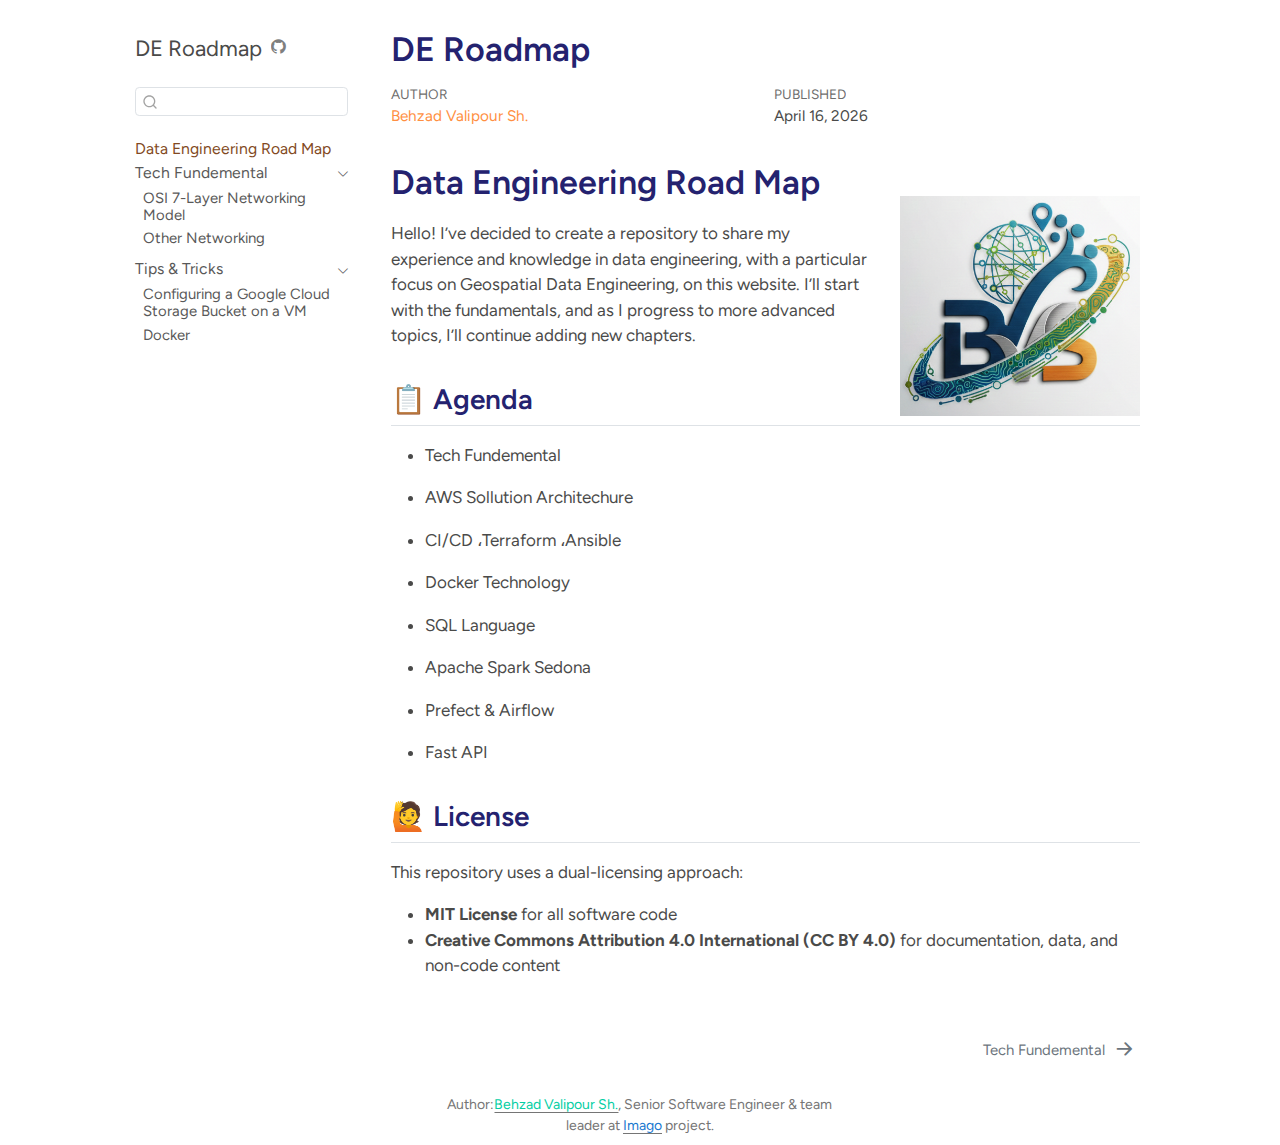
<file: docs/index.html>
<!DOCTYPE html>
<html xmlns="http://www.w3.org/1999/xhtml" lang="en" xml:lang="en"><head>

<meta charset="utf-8">
<meta name="generator" content="quarto-1.8.27">

<meta name="viewport" content="width=device-width, initial-scale=1.0, user-scalable=yes">

<meta name="author" content="Behzad Valipour Sh.">
<meta name="dcterms.date" content="2026-04-16">

<title>DE Roadmap</title>
<style>
code{white-space: pre-wrap;}
span.smallcaps{font-variant: small-caps;}
div.columns{display: flex; gap: min(4vw, 1.5em);}
div.column{flex: auto; overflow-x: auto;}
div.hanging-indent{margin-left: 1.5em; text-indent: -1.5em;}
ul.task-list{list-style: none;}
ul.task-list li input[type="checkbox"] {
  width: 0.8em;
  margin: 0 0.8em 0.2em -1em; /* quarto-specific, see https://github.com/quarto-dev/quarto-cli/issues/4556 */ 
  vertical-align: middle;
}
</style>


<script src="site_libs/quarto-nav/quarto-nav.js"></script>
<script src="site_libs/quarto-nav/headroom.min.js"></script>
<script src="site_libs/clipboard/clipboard.min.js"></script>
<script src="site_libs/quarto-search/autocomplete.umd.js"></script>
<script src="site_libs/quarto-search/fuse.min.js"></script>
<script src="site_libs/quarto-search/quarto-search.js"></script>
<meta name="quarto:offset" content="./">
<link href="./modules/01.Tech_Fundemental.html" rel="next">
<link href="./assets/logos/logo.png" rel="icon" type="image/png">
<script src="site_libs/quarto-html/quarto.js" type="module"></script>
<script src="site_libs/quarto-html/tabsets/tabsets.js" type="module"></script>
<script src="site_libs/quarto-html/axe/axe-check.js" type="module"></script>
<script src="site_libs/quarto-html/popper.min.js"></script>
<script src="site_libs/quarto-html/tippy.umd.min.js"></script>
<script src="site_libs/quarto-html/anchor.min.js"></script>
<link href="site_libs/quarto-html/tippy.css" rel="stylesheet">
<link href="site_libs/quarto-html/quarto-syntax-highlighting-ed96de9b727972fe78a7b5d16c58bf87.css" rel="stylesheet" id="quarto-text-highlighting-styles">
<script src="site_libs/bootstrap/bootstrap.min.js"></script>
<link href="site_libs/bootstrap/bootstrap-icons.css" rel="stylesheet">
<link href="site_libs/bootstrap/bootstrap-65456a0b87384e7fe32fcc68ec78c5e9.min.css" rel="stylesheet" append-hash="true" id="quarto-bootstrap" data-mode="light">
<script id="quarto-search-options" type="application/json">{
  "location": "sidebar",
  "copy-button": false,
  "collapse-after": 3,
  "panel-placement": "start",
  "type": "textbox",
  "limit": 50,
  "keyboard-shortcut": [
    "f",
    "/",
    "s"
  ],
  "show-item-context": false,
  "language": {
    "search-no-results-text": "No results",
    "search-matching-documents-text": "matching documents",
    "search-copy-link-title": "Copy link to search",
    "search-hide-matches-text": "Hide additional matches",
    "search-more-match-text": "more match in this document",
    "search-more-matches-text": "more matches in this document",
    "search-clear-button-title": "Clear",
    "search-text-placeholder": "",
    "search-detached-cancel-button-title": "Cancel",
    "search-submit-button-title": "Submit",
    "search-label": "Search"
  }
}</script>


</head>

<body class="nav-sidebar floating fullcontent quarto-light">

<div id="quarto-search-results"></div>
  <header id="quarto-header" class="headroom fixed-top">
  <nav class="quarto-secondary-nav">
    <div class="container-fluid d-flex">
      <button type="button" class="quarto-btn-toggle btn" data-bs-toggle="collapse" role="button" data-bs-target=".quarto-sidebar-collapse-item" aria-controls="quarto-sidebar" aria-expanded="false" aria-label="Toggle sidebar navigation" onclick="if (window.quartoToggleHeadroom) { window.quartoToggleHeadroom(); }">
        <i class="bi bi-layout-text-sidebar-reverse"></i>
      </button>
        <nav class="quarto-page-breadcrumbs" aria-label="breadcrumb"><ol class="breadcrumb"><li class="breadcrumb-item"><a href="./index.html"><span class="chapter-title">Data Engineering Road Map</span></a></li></ol></nav>
        <a class="flex-grow-1" role="navigation" data-bs-toggle="collapse" data-bs-target=".quarto-sidebar-collapse-item" aria-controls="quarto-sidebar" aria-expanded="false" aria-label="Toggle sidebar navigation" onclick="if (window.quartoToggleHeadroom) { window.quartoToggleHeadroom(); }">      
        </a>
      <button type="button" class="btn quarto-search-button" aria-label="Search" onclick="window.quartoOpenSearch();">
        <i class="bi bi-search"></i>
      </button>
    </div>
  </nav>
</header>
<!-- content -->
<div id="quarto-content" class="quarto-container page-columns page-rows-contents page-layout-article">
<!-- sidebar -->
  <nav id="quarto-sidebar" class="sidebar collapse collapse-horizontal quarto-sidebar-collapse-item sidebar-navigation floating overflow-auto">
    <div class="pt-lg-2 mt-2 text-left sidebar-header">
    <div class="sidebar-title mb-0 py-0">
      <a href="./">DE Roadmap</a> 
        <div class="sidebar-tools-main">
    <a href="https://github.com/behzad89/Data_Engineeing_Road_Map" title="Source Code" class="quarto-navigation-tool px-1" aria-label="Source Code"><i class="bi bi-github"></i></a>
</div>
    </div>
      </div>
        <div class="mt-2 flex-shrink-0 align-items-center">
        <div class="sidebar-search">
        <div id="quarto-search" class="" title="Search"></div>
        </div>
        </div>
    <div class="sidebar-menu-container"> 
    <ul class="list-unstyled mt-1">
        <li class="sidebar-item">
  <div class="sidebar-item-container"> 
  <a href="./index.html" class="sidebar-item-text sidebar-link active"><span class="chapter-title">Data Engineering Road Map</span></a>
  </div>
</li>
        <li class="sidebar-item sidebar-item-section">
      <div class="sidebar-item-container"> 
            <a href="./modules/01.Tech_Fundemental.html" class="sidebar-item-text sidebar-link">
 <span class="menu-text">Tech Fundemental</span></a>
          <a class="sidebar-item-toggle text-start" data-bs-toggle="collapse" data-bs-target="#quarto-sidebar-section-1" role="navigation" aria-expanded="true" aria-label="Toggle section">
            <i class="bi bi-chevron-right ms-2"></i>
          </a> 
      </div>
      <ul id="quarto-sidebar-section-1" class="collapse list-unstyled sidebar-section depth1 show">  
          <li class="sidebar-item">
  <div class="sidebar-item-container"> 
  <a href="./modules/012.OSI7_layers.html" class="sidebar-item-text sidebar-link"><span class="chapter-title">OSI 7-Layer Networking Model</span></a>
  </div>
</li>
          <li class="sidebar-item">
  <div class="sidebar-item-container"> 
  <a href="./modules/013.Other_Networking.html" class="sidebar-item-text sidebar-link"><span class="chapter-title">Other Networking</span></a>
  </div>
</li>
      </ul>
  </li>
        <li class="sidebar-item sidebar-item-section">
      <div class="sidebar-item-container"> 
            <a href="./modules/100.Tips_Tricks.html" class="sidebar-item-text sidebar-link">
 <span class="menu-text">Tips &amp; Tricks</span></a>
          <a class="sidebar-item-toggle text-start" data-bs-toggle="collapse" data-bs-target="#quarto-sidebar-section-2" role="navigation" aria-expanded="true" aria-label="Toggle section">
            <i class="bi bi-chevron-right ms-2"></i>
          </a> 
      </div>
      <ul id="quarto-sidebar-section-2" class="collapse list-unstyled sidebar-section depth1 show">  
          <li class="sidebar-item">
  <div class="sidebar-item-container"> 
  <a href="./modules/101.GCP.html" class="sidebar-item-text sidebar-link"><span class="chapter-title">Configuring a Google Cloud Storage Bucket on a VM</span></a>
  </div>
</li>
          <li class="sidebar-item">
  <div class="sidebar-item-container"> 
  <a href="./modules/102.Docker.html" class="sidebar-item-text sidebar-link"><span class="chapter-title">Docker</span></a>
  </div>
</li>
      </ul>
  </li>
    </ul>
    </div>
</nav>
<div id="quarto-sidebar-glass" class="quarto-sidebar-collapse-item" data-bs-toggle="collapse" data-bs-target=".quarto-sidebar-collapse-item"></div>
<!-- margin-sidebar -->
    
<!-- main -->
<main class="content" id="quarto-document-content">

<header id="title-block-header" class="quarto-title-block default">
<div class="quarto-title">
<h1 class="title">DE Roadmap</h1>
</div>



<div class="quarto-title-meta">

    <div>
    <div class="quarto-title-meta-heading">Author</div>
    <div class="quarto-title-meta-contents">
             <p><a href="https://behzad-valipour.netlify.app">Behzad Valipour Sh.</a> </p>
          </div>
  </div>
    
    <div>
    <div class="quarto-title-meta-heading">Published</div>
    <div class="quarto-title-meta-contents">
      <p class="date">April 16, 2026</p>
    </div>
  </div>
  
    
  </div>
  


</header>



<section id="data-engineering-road-map" class="level1">
<h1>Data Engineering Road Map</h1><p><img src="assets/logos/logo.png" title="DE Roadmap" class="quarto-cover-image nolightbox img-fluid"></p>
<p>Hello! I’ve decided to create a repository to share my experience and knowledge in data engineering, with a particular focus on Geospatial Data Engineering, on this website. I’ll start with the fundamentals, and as I progress to more advanced topics, I’ll continue adding new chapters.</p>
<section id="agenda" class="level2">
<h2 class="anchored" data-anchor-id="agenda">📋 Agenda</h2>
<ul>
<li><p>Tech Fundemental</p></li>
<li><p>AWS Sollution Architechure</p></li>
<li><p>CI/CD ،Terraform ،Ansible</p></li>
<li><p>Docker Technology</p></li>
<li><p>SQL Language</p></li>
<li><p>Apache Spark Sedona</p></li>
<li><p>Prefect &amp; Airflow</p></li>
<li><p>Fast API</p></li>
</ul>
</section>
<section id="license" class="level2">
<h2 class="anchored" data-anchor-id="license">🙋 License</h2>
<p>This repository uses a dual-licensing approach:</p>
<ul>
<li><strong>MIT License</strong> for all software code</li>
<li><strong>Creative Commons Attribution 4.0 International (CC BY 4.0)</strong> for documentation, data, and non-code content</li>
</ul>


</section>
</section>

</main> <!-- /main -->
<script id="quarto-html-after-body" type="application/javascript">
  window.document.addEventListener("DOMContentLoaded", function (event) {
    const icon = "";
    const anchorJS = new window.AnchorJS();
    anchorJS.options = {
      placement: 'right',
      icon: icon
    };
    anchorJS.add('.anchored');
    const isCodeAnnotation = (el) => {
      for (const clz of el.classList) {
        if (clz.startsWith('code-annotation-')) {                     
          return true;
        }
      }
      return false;
    }
    const onCopySuccess = function(e) {
      // button target
      const button = e.trigger;
      // don't keep focus
      button.blur();
      // flash "checked"
      button.classList.add('code-copy-button-checked');
      var currentTitle = button.getAttribute("title");
      button.setAttribute("title", "Copied!");
      let tooltip;
      if (window.bootstrap) {
        button.setAttribute("data-bs-toggle", "tooltip");
        button.setAttribute("data-bs-placement", "left");
        button.setAttribute("data-bs-title", "Copied!");
        tooltip = new bootstrap.Tooltip(button, 
          { trigger: "manual", 
            customClass: "code-copy-button-tooltip",
            offset: [0, -8]});
        tooltip.show();    
      }
      setTimeout(function() {
        if (tooltip) {
          tooltip.hide();
          button.removeAttribute("data-bs-title");
          button.removeAttribute("data-bs-toggle");
          button.removeAttribute("data-bs-placement");
        }
        button.setAttribute("title", currentTitle);
        button.classList.remove('code-copy-button-checked');
      }, 1000);
      // clear code selection
      e.clearSelection();
    }
    const getTextToCopy = function(trigger) {
      const outerScaffold = trigger.parentElement.cloneNode(true);
      const codeEl = outerScaffold.querySelector('code');
      for (const childEl of codeEl.children) {
        if (isCodeAnnotation(childEl)) {
          childEl.remove();
        }
      }
      return codeEl.innerText;
    }
    const clipboard = new window.ClipboardJS('.code-copy-button:not([data-in-quarto-modal])', {
      text: getTextToCopy
    });
    clipboard.on('success', onCopySuccess);
    if (window.document.getElementById('quarto-embedded-source-code-modal')) {
      const clipboardModal = new window.ClipboardJS('.code-copy-button[data-in-quarto-modal]', {
        text: getTextToCopy,
        container: window.document.getElementById('quarto-embedded-source-code-modal')
      });
      clipboardModal.on('success', onCopySuccess);
    }
      var localhostRegex = new RegExp(/^(?:http|https):\/\/localhost\:?[0-9]*\//);
      var mailtoRegex = new RegExp(/^mailto:/);
        var filterRegex = new RegExp('/' + window.location.host + '/');
      var isInternal = (href) => {
          return filterRegex.test(href) || localhostRegex.test(href) || mailtoRegex.test(href);
      }
      // Inspect non-navigation links and adorn them if external
     var links = window.document.querySelectorAll('a[href]:not(.nav-link):not(.navbar-brand):not(.toc-action):not(.sidebar-link):not(.sidebar-item-toggle):not(.pagination-link):not(.no-external):not([aria-hidden]):not(.dropdown-item):not(.quarto-navigation-tool):not(.about-link)');
      for (var i=0; i<links.length; i++) {
        const link = links[i];
        if (!isInternal(link.href)) {
          // undo the damage that might have been done by quarto-nav.js in the case of
          // links that we want to consider external
          if (link.dataset.originalHref !== undefined) {
            link.href = link.dataset.originalHref;
          }
        }
      }
    function tippyHover(el, contentFn, onTriggerFn, onUntriggerFn) {
      const config = {
        allowHTML: true,
        maxWidth: 500,
        delay: 100,
        arrow: false,
        appendTo: function(el) {
            return el.parentElement;
        },
        interactive: true,
        interactiveBorder: 10,
        theme: 'quarto',
        placement: 'bottom-start',
      };
      if (contentFn) {
        config.content = contentFn;
      }
      if (onTriggerFn) {
        config.onTrigger = onTriggerFn;
      }
      if (onUntriggerFn) {
        config.onUntrigger = onUntriggerFn;
      }
      window.tippy(el, config); 
    }
    const noterefs = window.document.querySelectorAll('a[role="doc-noteref"]');
    for (var i=0; i<noterefs.length; i++) {
      const ref = noterefs[i];
      tippyHover(ref, function() {
        // use id or data attribute instead here
        let href = ref.getAttribute('data-footnote-href') || ref.getAttribute('href');
        try { href = new URL(href).hash; } catch {}
        const id = href.replace(/^#\/?/, "");
        const note = window.document.getElementById(id);
        if (note) {
          return note.innerHTML;
        } else {
          return "";
        }
      });
    }
    const xrefs = window.document.querySelectorAll('a.quarto-xref');
    const processXRef = (id, note) => {
      // Strip column container classes
      const stripColumnClz = (el) => {
        el.classList.remove("page-full", "page-columns");
        if (el.children) {
          for (const child of el.children) {
            stripColumnClz(child);
          }
        }
      }
      stripColumnClz(note)
      if (id === null || id.startsWith('sec-')) {
        // Special case sections, only their first couple elements
        const container = document.createElement("div");
        if (note.children && note.children.length > 2) {
          container.appendChild(note.children[0].cloneNode(true));
          for (let i = 1; i < note.children.length; i++) {
            const child = note.children[i];
            if (child.tagName === "P" && child.innerText === "") {
              continue;
            } else {
              container.appendChild(child.cloneNode(true));
              break;
            }
          }
          if (window.Quarto?.typesetMath) {
            window.Quarto.typesetMath(container);
          }
          return container.innerHTML
        } else {
          if (window.Quarto?.typesetMath) {
            window.Quarto.typesetMath(note);
          }
          return note.innerHTML;
        }
      } else {
        // Remove any anchor links if they are present
        const anchorLink = note.querySelector('a.anchorjs-link');
        if (anchorLink) {
          anchorLink.remove();
        }
        if (window.Quarto?.typesetMath) {
          window.Quarto.typesetMath(note);
        }
        if (note.classList.contains("callout")) {
          return note.outerHTML;
        } else {
          return note.innerHTML;
        }
      }
    }
    for (var i=0; i<xrefs.length; i++) {
      const xref = xrefs[i];
      tippyHover(xref, undefined, function(instance) {
        instance.disable();
        let url = xref.getAttribute('href');
        let hash = undefined; 
        if (url.startsWith('#')) {
          hash = url;
        } else {
          try { hash = new URL(url).hash; } catch {}
        }
        if (hash) {
          const id = hash.replace(/^#\/?/, "");
          const note = window.document.getElementById(id);
          if (note !== null) {
            try {
              const html = processXRef(id, note.cloneNode(true));
              instance.setContent(html);
            } finally {
              instance.enable();
              instance.show();
            }
          } else {
            // See if we can fetch this
            fetch(url.split('#')[0])
            .then(res => res.text())
            .then(html => {
              const parser = new DOMParser();
              const htmlDoc = parser.parseFromString(html, "text/html");
              const note = htmlDoc.getElementById(id);
              if (note !== null) {
                const html = processXRef(id, note);
                instance.setContent(html);
              } 
            }).finally(() => {
              instance.enable();
              instance.show();
            });
          }
        } else {
          // See if we can fetch a full url (with no hash to target)
          // This is a special case and we should probably do some content thinning / targeting
          fetch(url)
          .then(res => res.text())
          .then(html => {
            const parser = new DOMParser();
            const htmlDoc = parser.parseFromString(html, "text/html");
            const note = htmlDoc.querySelector('main.content');
            if (note !== null) {
              // This should only happen for chapter cross references
              // (since there is no id in the URL)
              // remove the first header
              if (note.children.length > 0 && note.children[0].tagName === "HEADER") {
                note.children[0].remove();
              }
              const html = processXRef(null, note);
              instance.setContent(html);
            } 
          }).finally(() => {
            instance.enable();
            instance.show();
          });
        }
      }, function(instance) {
      });
    }
        let selectedAnnoteEl;
        const selectorForAnnotation = ( cell, annotation) => {
          let cellAttr = 'data-code-cell="' + cell + '"';
          let lineAttr = 'data-code-annotation="' +  annotation + '"';
          const selector = 'span[' + cellAttr + '][' + lineAttr + ']';
          return selector;
        }
        const selectCodeLines = (annoteEl) => {
          const doc = window.document;
          const targetCell = annoteEl.getAttribute("data-target-cell");
          const targetAnnotation = annoteEl.getAttribute("data-target-annotation");
          const annoteSpan = window.document.querySelector(selectorForAnnotation(targetCell, targetAnnotation));
          const lines = annoteSpan.getAttribute("data-code-lines").split(",");
          const lineIds = lines.map((line) => {
            return targetCell + "-" + line;
          })
          let top = null;
          let height = null;
          let parent = null;
          if (lineIds.length > 0) {
              //compute the position of the single el (top and bottom and make a div)
              const el = window.document.getElementById(lineIds[0]);
              top = el.offsetTop;
              height = el.offsetHeight;
              parent = el.parentElement.parentElement;
            if (lineIds.length > 1) {
              const lastEl = window.document.getElementById(lineIds[lineIds.length - 1]);
              const bottom = lastEl.offsetTop + lastEl.offsetHeight;
              height = bottom - top;
            }
            if (top !== null && height !== null && parent !== null) {
              // cook up a div (if necessary) and position it 
              let div = window.document.getElementById("code-annotation-line-highlight");
              if (div === null) {
                div = window.document.createElement("div");
                div.setAttribute("id", "code-annotation-line-highlight");
                div.style.position = 'absolute';
                parent.appendChild(div);
              }
              div.style.top = top - 2 + "px";
              div.style.height = height + 4 + "px";
              div.style.left = 0;
              let gutterDiv = window.document.getElementById("code-annotation-line-highlight-gutter");
              if (gutterDiv === null) {
                gutterDiv = window.document.createElement("div");
                gutterDiv.setAttribute("id", "code-annotation-line-highlight-gutter");
                gutterDiv.style.position = 'absolute';
                const codeCell = window.document.getElementById(targetCell);
                const gutter = codeCell.querySelector('.code-annotation-gutter');
                gutter.appendChild(gutterDiv);
              }
              gutterDiv.style.top = top - 2 + "px";
              gutterDiv.style.height = height + 4 + "px";
            }
            selectedAnnoteEl = annoteEl;
          }
        };
        const unselectCodeLines = () => {
          const elementsIds = ["code-annotation-line-highlight", "code-annotation-line-highlight-gutter"];
          elementsIds.forEach((elId) => {
            const div = window.document.getElementById(elId);
            if (div) {
              div.remove();
            }
          });
          selectedAnnoteEl = undefined;
        };
          // Handle positioning of the toggle
      window.addEventListener(
        "resize",
        throttle(() => {
          elRect = undefined;
          if (selectedAnnoteEl) {
            selectCodeLines(selectedAnnoteEl);
          }
        }, 10)
      );
      function throttle(fn, ms) {
      let throttle = false;
      let timer;
        return (...args) => {
          if(!throttle) { // first call gets through
              fn.apply(this, args);
              throttle = true;
          } else { // all the others get throttled
              if(timer) clearTimeout(timer); // cancel #2
              timer = setTimeout(() => {
                fn.apply(this, args);
                timer = throttle = false;
              }, ms);
          }
        };
      }
        // Attach click handler to the DT
        const annoteDls = window.document.querySelectorAll('dt[data-target-cell]');
        for (const annoteDlNode of annoteDls) {
          annoteDlNode.addEventListener('click', (event) => {
            const clickedEl = event.target;
            if (clickedEl !== selectedAnnoteEl) {
              unselectCodeLines();
              const activeEl = window.document.querySelector('dt[data-target-cell].code-annotation-active');
              if (activeEl) {
                activeEl.classList.remove('code-annotation-active');
              }
              selectCodeLines(clickedEl);
              clickedEl.classList.add('code-annotation-active');
            } else {
              // Unselect the line
              unselectCodeLines();
              clickedEl.classList.remove('code-annotation-active');
            }
          });
        }
    const findCites = (el) => {
      const parentEl = el.parentElement;
      if (parentEl) {
        const cites = parentEl.dataset.cites;
        if (cites) {
          return {
            el,
            cites: cites.split(' ')
          };
        } else {
          return findCites(el.parentElement)
        }
      } else {
        return undefined;
      }
    };
    var bibliorefs = window.document.querySelectorAll('a[role="doc-biblioref"]');
    for (var i=0; i<bibliorefs.length; i++) {
      const ref = bibliorefs[i];
      const citeInfo = findCites(ref);
      if (citeInfo) {
        tippyHover(citeInfo.el, function() {
          var popup = window.document.createElement('div');
          citeInfo.cites.forEach(function(cite) {
            var citeDiv = window.document.createElement('div');
            citeDiv.classList.add('hanging-indent');
            citeDiv.classList.add('csl-entry');
            var biblioDiv = window.document.getElementById('ref-' + cite);
            if (biblioDiv) {
              citeDiv.innerHTML = biblioDiv.innerHTML;
            }
            popup.appendChild(citeDiv);
          });
          return popup.innerHTML;
        });
      }
    }
  });
  </script>
<nav class="page-navigation">
  <div class="nav-page nav-page-previous">
  </div>
  <div class="nav-page nav-page-next">
      <a href="./modules/01.Tech_Fundemental.html" class="pagination-link" aria-label="Tech Fundemental">
        <span class="nav-page-text">Tech Fundemental</span> <i class="bi bi-arrow-right-short"></i>
      </a>
  </div>
</nav>
</div> <!-- /content -->
<footer class="footer">
  <div class="nav-footer">
    <div class="nav-footer-left">
      &nbsp;
    </div>   
    <div class="nav-footer-center">
<p>Author:<a href="https://behzad-valipour.netlify.app"><span class="green">Behzad Valipour Sh.</span></a>, Senior Software Engineer &amp; team leader at <a href="https://imago.ac.uk"><span class="blue">Imago</span></a> project.</p>
</div>
    <div class="nav-footer-right">
      &nbsp;
    </div>
  </div>
</footer>




</body></html>
</file>
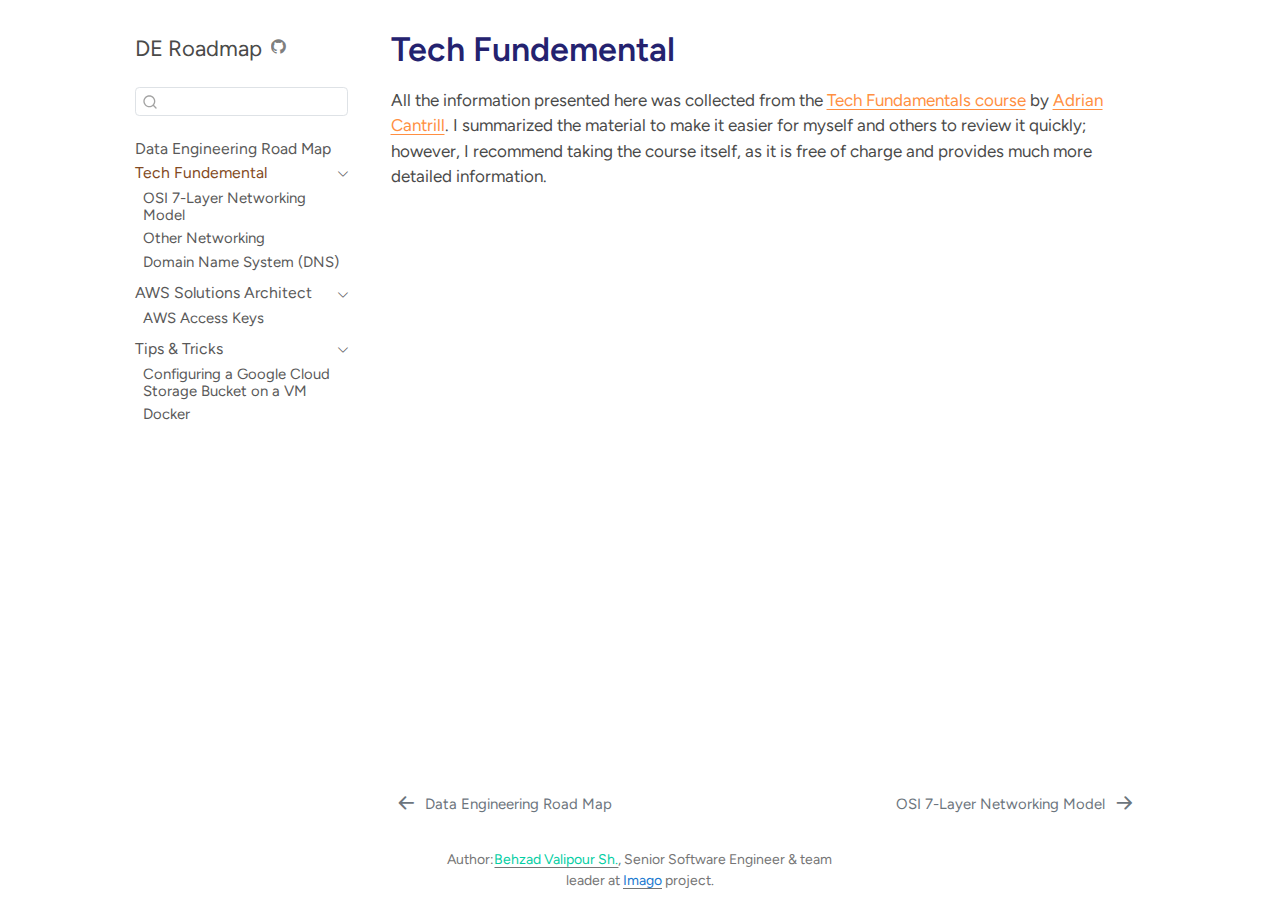
<file: docs/modules/01.Tech_Fundemental.html>
<!DOCTYPE html>
<html xmlns="http://www.w3.org/1999/xhtml" lang="en" xml:lang="en"><head>

<meta charset="utf-8">
<meta name="generator" content="quarto-1.8.27">

<meta name="viewport" content="width=device-width, initial-scale=1.0, user-scalable=yes">


<title>Tech Fundemental – DE Roadmap</title>
<style>
code{white-space: pre-wrap;}
span.smallcaps{font-variant: small-caps;}
div.columns{display: flex; gap: min(4vw, 1.5em);}
div.column{flex: auto; overflow-x: auto;}
div.hanging-indent{margin-left: 1.5em; text-indent: -1.5em;}
ul.task-list{list-style: none;}
ul.task-list li input[type="checkbox"] {
  width: 0.8em;
  margin: 0 0.8em 0.2em -1em; /* quarto-specific, see https://github.com/quarto-dev/quarto-cli/issues/4556 */ 
  vertical-align: middle;
}
</style>


<script src="../site_libs/quarto-nav/quarto-nav.js"></script>
<script src="../site_libs/quarto-nav/headroom.min.js"></script>
<script src="../site_libs/clipboard/clipboard.min.js"></script>
<script src="../site_libs/quarto-search/autocomplete.umd.js"></script>
<script src="../site_libs/quarto-search/fuse.min.js"></script>
<script src="../site_libs/quarto-search/quarto-search.js"></script>
<meta name="quarto:offset" content="../">
<link href="../modules/012.OSI7_layers.html" rel="next">
<link href="../index.html" rel="prev">
<link href="../assets/logos/logo.png" rel="icon" type="image/png">
<script src="../site_libs/quarto-html/quarto.js" type="module"></script>
<script src="../site_libs/quarto-html/tabsets/tabsets.js" type="module"></script>
<script src="../site_libs/quarto-html/axe/axe-check.js" type="module"></script>
<script src="../site_libs/quarto-html/popper.min.js"></script>
<script src="../site_libs/quarto-html/tippy.umd.min.js"></script>
<script src="../site_libs/quarto-html/anchor.min.js"></script>
<link href="../site_libs/quarto-html/tippy.css" rel="stylesheet">
<link href="../site_libs/quarto-html/quarto-syntax-highlighting-ed96de9b727972fe78a7b5d16c58bf87.css" rel="stylesheet" id="quarto-text-highlighting-styles">
<script src="../site_libs/bootstrap/bootstrap.min.js"></script>
<link href="../site_libs/bootstrap/bootstrap-icons.css" rel="stylesheet">
<link href="../site_libs/bootstrap/bootstrap-65456a0b87384e7fe32fcc68ec78c5e9.min.css" rel="stylesheet" append-hash="true" id="quarto-bootstrap" data-mode="light">
<script id="quarto-search-options" type="application/json">{
  "location": "sidebar",
  "copy-button": false,
  "collapse-after": 3,
  "panel-placement": "start",
  "type": "textbox",
  "limit": 50,
  "keyboard-shortcut": [
    "f",
    "/",
    "s"
  ],
  "show-item-context": false,
  "language": {
    "search-no-results-text": "No results",
    "search-matching-documents-text": "matching documents",
    "search-copy-link-title": "Copy link to search",
    "search-hide-matches-text": "Hide additional matches",
    "search-more-match-text": "more match in this document",
    "search-more-matches-text": "more matches in this document",
    "search-clear-button-title": "Clear",
    "search-text-placeholder": "",
    "search-detached-cancel-button-title": "Cancel",
    "search-submit-button-title": "Submit",
    "search-label": "Search"
  }
}</script>


</head>

<body class="nav-sidebar floating fullcontent quarto-light">

<div id="quarto-search-results"></div>
  <header id="quarto-header" class="headroom fixed-top">
  <nav class="quarto-secondary-nav">
    <div class="container-fluid d-flex">
      <button type="button" class="quarto-btn-toggle btn" data-bs-toggle="collapse" role="button" data-bs-target=".quarto-sidebar-collapse-item" aria-controls="quarto-sidebar" aria-expanded="false" aria-label="Toggle sidebar navigation" onclick="if (window.quartoToggleHeadroom) { window.quartoToggleHeadroom(); }">
        <i class="bi bi-layout-text-sidebar-reverse"></i>
      </button>
        <nav class="quarto-page-breadcrumbs" aria-label="breadcrumb"><ol class="breadcrumb"><li class="breadcrumb-item"><a href="../modules/01.Tech_Fundemental.html">Tech Fundemental</a></li></ol></nav>
        <a class="flex-grow-1" role="navigation" data-bs-toggle="collapse" data-bs-target=".quarto-sidebar-collapse-item" aria-controls="quarto-sidebar" aria-expanded="false" aria-label="Toggle sidebar navigation" onclick="if (window.quartoToggleHeadroom) { window.quartoToggleHeadroom(); }">      
        </a>
      <button type="button" class="btn quarto-search-button" aria-label="Search" onclick="window.quartoOpenSearch();">
        <i class="bi bi-search"></i>
      </button>
    </div>
  </nav>
</header>
<!-- content -->
<div id="quarto-content" class="quarto-container page-columns page-rows-contents page-layout-article">
<!-- sidebar -->
  <nav id="quarto-sidebar" class="sidebar collapse collapse-horizontal quarto-sidebar-collapse-item sidebar-navigation floating overflow-auto">
    <div class="pt-lg-2 mt-2 text-left sidebar-header">
    <div class="sidebar-title mb-0 py-0">
      <a href="../">DE Roadmap</a> 
        <div class="sidebar-tools-main">
    <a href="https://github.com/behzad89/Data_Engineeing_Road_Map" title="Source Code" class="quarto-navigation-tool px-1" aria-label="Source Code"><i class="bi bi-github"></i></a>
</div>
    </div>
      </div>
        <div class="mt-2 flex-shrink-0 align-items-center">
        <div class="sidebar-search">
        <div id="quarto-search" class="" title="Search"></div>
        </div>
        </div>
    <div class="sidebar-menu-container"> 
    <ul class="list-unstyled mt-1">
        <li class="sidebar-item">
  <div class="sidebar-item-container"> 
  <a href="../index.html" class="sidebar-item-text sidebar-link"><span class="chapter-title">Data Engineering Road Map</span></a>
  </div>
</li>
        <li class="sidebar-item sidebar-item-section">
      <div class="sidebar-item-container"> 
            <a href="../modules/01.Tech_Fundemental.html" class="sidebar-item-text sidebar-link active">
 <span class="menu-text">Tech Fundemental</span></a>
          <a class="sidebar-item-toggle text-start" data-bs-toggle="collapse" data-bs-target="#quarto-sidebar-section-1" role="navigation" aria-expanded="true" aria-label="Toggle section">
            <i class="bi bi-chevron-right ms-2"></i>
          </a> 
      </div>
      <ul id="quarto-sidebar-section-1" class="collapse list-unstyled sidebar-section depth1 show">  
          <li class="sidebar-item">
  <div class="sidebar-item-container"> 
  <a href="../modules/012.OSI7_layers.html" class="sidebar-item-text sidebar-link"><span class="chapter-title">OSI 7-Layer Networking Model</span></a>
  </div>
</li>
          <li class="sidebar-item">
  <div class="sidebar-item-container"> 
  <a href="../modules/013.Other_Networking.html" class="sidebar-item-text sidebar-link"><span class="chapter-title">Other Networking</span></a>
  </div>
</li>
          <li class="sidebar-item">
  <div class="sidebar-item-container"> 
  <a href="../modules/014.DNS.html" class="sidebar-item-text sidebar-link"><span class="chapter-title">Domain Name System (DNS)</span></a>
  </div>
</li>
      </ul>
  </li>
        <li class="sidebar-item sidebar-item-section">
      <div class="sidebar-item-container"> 
            <a href="../modules/02.AWS_Arch.html" class="sidebar-item-text sidebar-link">
 <span class="menu-text">AWS Solutions Architect</span></a>
          <a class="sidebar-item-toggle text-start" data-bs-toggle="collapse" data-bs-target="#quarto-sidebar-section-2" role="navigation" aria-expanded="true" aria-label="Toggle section">
            <i class="bi bi-chevron-right ms-2"></i>
          </a> 
      </div>
      <ul id="quarto-sidebar-section-2" class="collapse list-unstyled sidebar-section depth1 show">  
          <li class="sidebar-item">
  <div class="sidebar-item-container"> 
  <a href="../modules/021.AWS_Access_Key.html" class="sidebar-item-text sidebar-link"><span class="chapter-title">AWS Access Keys</span></a>
  </div>
</li>
      </ul>
  </li>
        <li class="sidebar-item sidebar-item-section">
      <div class="sidebar-item-container"> 
            <a href="../modules/100.Tips_Tricks.html" class="sidebar-item-text sidebar-link">
 <span class="menu-text">Tips &amp; Tricks</span></a>
          <a class="sidebar-item-toggle text-start" data-bs-toggle="collapse" data-bs-target="#quarto-sidebar-section-3" role="navigation" aria-expanded="true" aria-label="Toggle section">
            <i class="bi bi-chevron-right ms-2"></i>
          </a> 
      </div>
      <ul id="quarto-sidebar-section-3" class="collapse list-unstyled sidebar-section depth1 show">  
          <li class="sidebar-item">
  <div class="sidebar-item-container"> 
  <a href="../modules/101.GCP.html" class="sidebar-item-text sidebar-link"><span class="chapter-title">Configuring a Google Cloud Storage Bucket on a VM</span></a>
  </div>
</li>
          <li class="sidebar-item">
  <div class="sidebar-item-container"> 
  <a href="../modules/102.Docker.html" class="sidebar-item-text sidebar-link"><span class="chapter-title">Docker</span></a>
  </div>
</li>
      </ul>
  </li>
    </ul>
    </div>
</nav>
<div id="quarto-sidebar-glass" class="quarto-sidebar-collapse-item" data-bs-toggle="collapse" data-bs-target=".quarto-sidebar-collapse-item"></div>
<!-- margin-sidebar -->
    
<!-- main -->
<main class="content" id="quarto-document-content">

<header id="title-block-header" class="quarto-title-block default">
<div class="quarto-title">
<h1 class="title">Tech Fundemental</h1>
</div>



<div class="quarto-title-meta">

    
  
    
  </div>
  


</header>


<p>All the information presented here was collected from the <a href="https://learn.cantrill.io/p/tech-fundamentals">Tech Fundamentals course</a> by <a href="https://linkedin.com/in/adriancantrill">Adrian Cantrill</a>. I summarized the material to make it easier for myself and others to review it quickly; however, I recommend taking the course itself, as it is free of charge and provides much more detailed information.</p>



</main> <!-- /main -->
<script id="quarto-html-after-body" type="application/javascript">
  window.document.addEventListener("DOMContentLoaded", function (event) {
    const icon = "";
    const anchorJS = new window.AnchorJS();
    anchorJS.options = {
      placement: 'right',
      icon: icon
    };
    anchorJS.add('.anchored');
    const isCodeAnnotation = (el) => {
      for (const clz of el.classList) {
        if (clz.startsWith('code-annotation-')) {                     
          return true;
        }
      }
      return false;
    }
    const onCopySuccess = function(e) {
      // button target
      const button = e.trigger;
      // don't keep focus
      button.blur();
      // flash "checked"
      button.classList.add('code-copy-button-checked');
      var currentTitle = button.getAttribute("title");
      button.setAttribute("title", "Copied!");
      let tooltip;
      if (window.bootstrap) {
        button.setAttribute("data-bs-toggle", "tooltip");
        button.setAttribute("data-bs-placement", "left");
        button.setAttribute("data-bs-title", "Copied!");
        tooltip = new bootstrap.Tooltip(button, 
          { trigger: "manual", 
            customClass: "code-copy-button-tooltip",
            offset: [0, -8]});
        tooltip.show();    
      }
      setTimeout(function() {
        if (tooltip) {
          tooltip.hide();
          button.removeAttribute("data-bs-title");
          button.removeAttribute("data-bs-toggle");
          button.removeAttribute("data-bs-placement");
        }
        button.setAttribute("title", currentTitle);
        button.classList.remove('code-copy-button-checked');
      }, 1000);
      // clear code selection
      e.clearSelection();
    }
    const getTextToCopy = function(trigger) {
      const outerScaffold = trigger.parentElement.cloneNode(true);
      const codeEl = outerScaffold.querySelector('code');
      for (const childEl of codeEl.children) {
        if (isCodeAnnotation(childEl)) {
          childEl.remove();
        }
      }
      return codeEl.innerText;
    }
    const clipboard = new window.ClipboardJS('.code-copy-button:not([data-in-quarto-modal])', {
      text: getTextToCopy
    });
    clipboard.on('success', onCopySuccess);
    if (window.document.getElementById('quarto-embedded-source-code-modal')) {
      const clipboardModal = new window.ClipboardJS('.code-copy-button[data-in-quarto-modal]', {
        text: getTextToCopy,
        container: window.document.getElementById('quarto-embedded-source-code-modal')
      });
      clipboardModal.on('success', onCopySuccess);
    }
      var localhostRegex = new RegExp(/^(?:http|https):\/\/localhost\:?[0-9]*\//);
      var mailtoRegex = new RegExp(/^mailto:/);
        var filterRegex = new RegExp('/' + window.location.host + '/');
      var isInternal = (href) => {
          return filterRegex.test(href) || localhostRegex.test(href) || mailtoRegex.test(href);
      }
      // Inspect non-navigation links and adorn them if external
     var links = window.document.querySelectorAll('a[href]:not(.nav-link):not(.navbar-brand):not(.toc-action):not(.sidebar-link):not(.sidebar-item-toggle):not(.pagination-link):not(.no-external):not([aria-hidden]):not(.dropdown-item):not(.quarto-navigation-tool):not(.about-link)');
      for (var i=0; i<links.length; i++) {
        const link = links[i];
        if (!isInternal(link.href)) {
          // undo the damage that might have been done by quarto-nav.js in the case of
          // links that we want to consider external
          if (link.dataset.originalHref !== undefined) {
            link.href = link.dataset.originalHref;
          }
        }
      }
    function tippyHover(el, contentFn, onTriggerFn, onUntriggerFn) {
      const config = {
        allowHTML: true,
        maxWidth: 500,
        delay: 100,
        arrow: false,
        appendTo: function(el) {
            return el.parentElement;
        },
        interactive: true,
        interactiveBorder: 10,
        theme: 'quarto',
        placement: 'bottom-start',
      };
      if (contentFn) {
        config.content = contentFn;
      }
      if (onTriggerFn) {
        config.onTrigger = onTriggerFn;
      }
      if (onUntriggerFn) {
        config.onUntrigger = onUntriggerFn;
      }
      window.tippy(el, config); 
    }
    const noterefs = window.document.querySelectorAll('a[role="doc-noteref"]');
    for (var i=0; i<noterefs.length; i++) {
      const ref = noterefs[i];
      tippyHover(ref, function() {
        // use id or data attribute instead here
        let href = ref.getAttribute('data-footnote-href') || ref.getAttribute('href');
        try { href = new URL(href).hash; } catch {}
        const id = href.replace(/^#\/?/, "");
        const note = window.document.getElementById(id);
        if (note) {
          return note.innerHTML;
        } else {
          return "";
        }
      });
    }
    const xrefs = window.document.querySelectorAll('a.quarto-xref');
    const processXRef = (id, note) => {
      // Strip column container classes
      const stripColumnClz = (el) => {
        el.classList.remove("page-full", "page-columns");
        if (el.children) {
          for (const child of el.children) {
            stripColumnClz(child);
          }
        }
      }
      stripColumnClz(note)
      if (id === null || id.startsWith('sec-')) {
        // Special case sections, only their first couple elements
        const container = document.createElement("div");
        if (note.children && note.children.length > 2) {
          container.appendChild(note.children[0].cloneNode(true));
          for (let i = 1; i < note.children.length; i++) {
            const child = note.children[i];
            if (child.tagName === "P" && child.innerText === "") {
              continue;
            } else {
              container.appendChild(child.cloneNode(true));
              break;
            }
          }
          if (window.Quarto?.typesetMath) {
            window.Quarto.typesetMath(container);
          }
          return container.innerHTML
        } else {
          if (window.Quarto?.typesetMath) {
            window.Quarto.typesetMath(note);
          }
          return note.innerHTML;
        }
      } else {
        // Remove any anchor links if they are present
        const anchorLink = note.querySelector('a.anchorjs-link');
        if (anchorLink) {
          anchorLink.remove();
        }
        if (window.Quarto?.typesetMath) {
          window.Quarto.typesetMath(note);
        }
        if (note.classList.contains("callout")) {
          return note.outerHTML;
        } else {
          return note.innerHTML;
        }
      }
    }
    for (var i=0; i<xrefs.length; i++) {
      const xref = xrefs[i];
      tippyHover(xref, undefined, function(instance) {
        instance.disable();
        let url = xref.getAttribute('href');
        let hash = undefined; 
        if (url.startsWith('#')) {
          hash = url;
        } else {
          try { hash = new URL(url).hash; } catch {}
        }
        if (hash) {
          const id = hash.replace(/^#\/?/, "");
          const note = window.document.getElementById(id);
          if (note !== null) {
            try {
              const html = processXRef(id, note.cloneNode(true));
              instance.setContent(html);
            } finally {
              instance.enable();
              instance.show();
            }
          } else {
            // See if we can fetch this
            fetch(url.split('#')[0])
            .then(res => res.text())
            .then(html => {
              const parser = new DOMParser();
              const htmlDoc = parser.parseFromString(html, "text/html");
              const note = htmlDoc.getElementById(id);
              if (note !== null) {
                const html = processXRef(id, note);
                instance.setContent(html);
              } 
            }).finally(() => {
              instance.enable();
              instance.show();
            });
          }
        } else {
          // See if we can fetch a full url (with no hash to target)
          // This is a special case and we should probably do some content thinning / targeting
          fetch(url)
          .then(res => res.text())
          .then(html => {
            const parser = new DOMParser();
            const htmlDoc = parser.parseFromString(html, "text/html");
            const note = htmlDoc.querySelector('main.content');
            if (note !== null) {
              // This should only happen for chapter cross references
              // (since there is no id in the URL)
              // remove the first header
              if (note.children.length > 0 && note.children[0].tagName === "HEADER") {
                note.children[0].remove();
              }
              const html = processXRef(null, note);
              instance.setContent(html);
            } 
          }).finally(() => {
            instance.enable();
            instance.show();
          });
        }
      }, function(instance) {
      });
    }
        let selectedAnnoteEl;
        const selectorForAnnotation = ( cell, annotation) => {
          let cellAttr = 'data-code-cell="' + cell + '"';
          let lineAttr = 'data-code-annotation="' +  annotation + '"';
          const selector = 'span[' + cellAttr + '][' + lineAttr + ']';
          return selector;
        }
        const selectCodeLines = (annoteEl) => {
          const doc = window.document;
          const targetCell = annoteEl.getAttribute("data-target-cell");
          const targetAnnotation = annoteEl.getAttribute("data-target-annotation");
          const annoteSpan = window.document.querySelector(selectorForAnnotation(targetCell, targetAnnotation));
          const lines = annoteSpan.getAttribute("data-code-lines").split(",");
          const lineIds = lines.map((line) => {
            return targetCell + "-" + line;
          })
          let top = null;
          let height = null;
          let parent = null;
          if (lineIds.length > 0) {
              //compute the position of the single el (top and bottom and make a div)
              const el = window.document.getElementById(lineIds[0]);
              top = el.offsetTop;
              height = el.offsetHeight;
              parent = el.parentElement.parentElement;
            if (lineIds.length > 1) {
              const lastEl = window.document.getElementById(lineIds[lineIds.length - 1]);
              const bottom = lastEl.offsetTop + lastEl.offsetHeight;
              height = bottom - top;
            }
            if (top !== null && height !== null && parent !== null) {
              // cook up a div (if necessary) and position it 
              let div = window.document.getElementById("code-annotation-line-highlight");
              if (div === null) {
                div = window.document.createElement("div");
                div.setAttribute("id", "code-annotation-line-highlight");
                div.style.position = 'absolute';
                parent.appendChild(div);
              }
              div.style.top = top - 2 + "px";
              div.style.height = height + 4 + "px";
              div.style.left = 0;
              let gutterDiv = window.document.getElementById("code-annotation-line-highlight-gutter");
              if (gutterDiv === null) {
                gutterDiv = window.document.createElement("div");
                gutterDiv.setAttribute("id", "code-annotation-line-highlight-gutter");
                gutterDiv.style.position = 'absolute';
                const codeCell = window.document.getElementById(targetCell);
                const gutter = codeCell.querySelector('.code-annotation-gutter');
                gutter.appendChild(gutterDiv);
              }
              gutterDiv.style.top = top - 2 + "px";
              gutterDiv.style.height = height + 4 + "px";
            }
            selectedAnnoteEl = annoteEl;
          }
        };
        const unselectCodeLines = () => {
          const elementsIds = ["code-annotation-line-highlight", "code-annotation-line-highlight-gutter"];
          elementsIds.forEach((elId) => {
            const div = window.document.getElementById(elId);
            if (div) {
              div.remove();
            }
          });
          selectedAnnoteEl = undefined;
        };
          // Handle positioning of the toggle
      window.addEventListener(
        "resize",
        throttle(() => {
          elRect = undefined;
          if (selectedAnnoteEl) {
            selectCodeLines(selectedAnnoteEl);
          }
        }, 10)
      );
      function throttle(fn, ms) {
      let throttle = false;
      let timer;
        return (...args) => {
          if(!throttle) { // first call gets through
              fn.apply(this, args);
              throttle = true;
          } else { // all the others get throttled
              if(timer) clearTimeout(timer); // cancel #2
              timer = setTimeout(() => {
                fn.apply(this, args);
                timer = throttle = false;
              }, ms);
          }
        };
      }
        // Attach click handler to the DT
        const annoteDls = window.document.querySelectorAll('dt[data-target-cell]');
        for (const annoteDlNode of annoteDls) {
          annoteDlNode.addEventListener('click', (event) => {
            const clickedEl = event.target;
            if (clickedEl !== selectedAnnoteEl) {
              unselectCodeLines();
              const activeEl = window.document.querySelector('dt[data-target-cell].code-annotation-active');
              if (activeEl) {
                activeEl.classList.remove('code-annotation-active');
              }
              selectCodeLines(clickedEl);
              clickedEl.classList.add('code-annotation-active');
            } else {
              // Unselect the line
              unselectCodeLines();
              clickedEl.classList.remove('code-annotation-active');
            }
          });
        }
    const findCites = (el) => {
      const parentEl = el.parentElement;
      if (parentEl) {
        const cites = parentEl.dataset.cites;
        if (cites) {
          return {
            el,
            cites: cites.split(' ')
          };
        } else {
          return findCites(el.parentElement)
        }
      } else {
        return undefined;
      }
    };
    var bibliorefs = window.document.querySelectorAll('a[role="doc-biblioref"]');
    for (var i=0; i<bibliorefs.length; i++) {
      const ref = bibliorefs[i];
      const citeInfo = findCites(ref);
      if (citeInfo) {
        tippyHover(citeInfo.el, function() {
          var popup = window.document.createElement('div');
          citeInfo.cites.forEach(function(cite) {
            var citeDiv = window.document.createElement('div');
            citeDiv.classList.add('hanging-indent');
            citeDiv.classList.add('csl-entry');
            var biblioDiv = window.document.getElementById('ref-' + cite);
            if (biblioDiv) {
              citeDiv.innerHTML = biblioDiv.innerHTML;
            }
            popup.appendChild(citeDiv);
          });
          return popup.innerHTML;
        });
      }
    }
  });
  </script>
<nav class="page-navigation">
  <div class="nav-page nav-page-previous">
      <a href="../index.html" class="pagination-link" aria-label="Data Engineering Road Map">
        <i class="bi bi-arrow-left-short"></i> <span class="nav-page-text"><span class="chapter-title">Data Engineering Road Map</span></span>
      </a>          
  </div>
  <div class="nav-page nav-page-next">
      <a href="../modules/012.OSI7_layers.html" class="pagination-link" aria-label="OSI 7-Layer Networking Model">
        <span class="nav-page-text"><span class="chapter-title">OSI 7-Layer Networking Model</span></span> <i class="bi bi-arrow-right-short"></i>
      </a>
  </div>
</nav>
</div> <!-- /content -->
<footer class="footer">
  <div class="nav-footer">
    <div class="nav-footer-left">
      &nbsp;
    </div>   
    <div class="nav-footer-center">
<p>Author:<a href="https://behzad-valipour.netlify.app"><span class="green">Behzad Valipour Sh.</span></a>, Senior Software Engineer &amp; team leader at <a href="https://imago.ac.uk"><span class="blue">Imago</span></a> project.</p>
</div>
    <div class="nav-footer-right">
      &nbsp;
    </div>
  </div>
</footer>




</body></html>
</file>
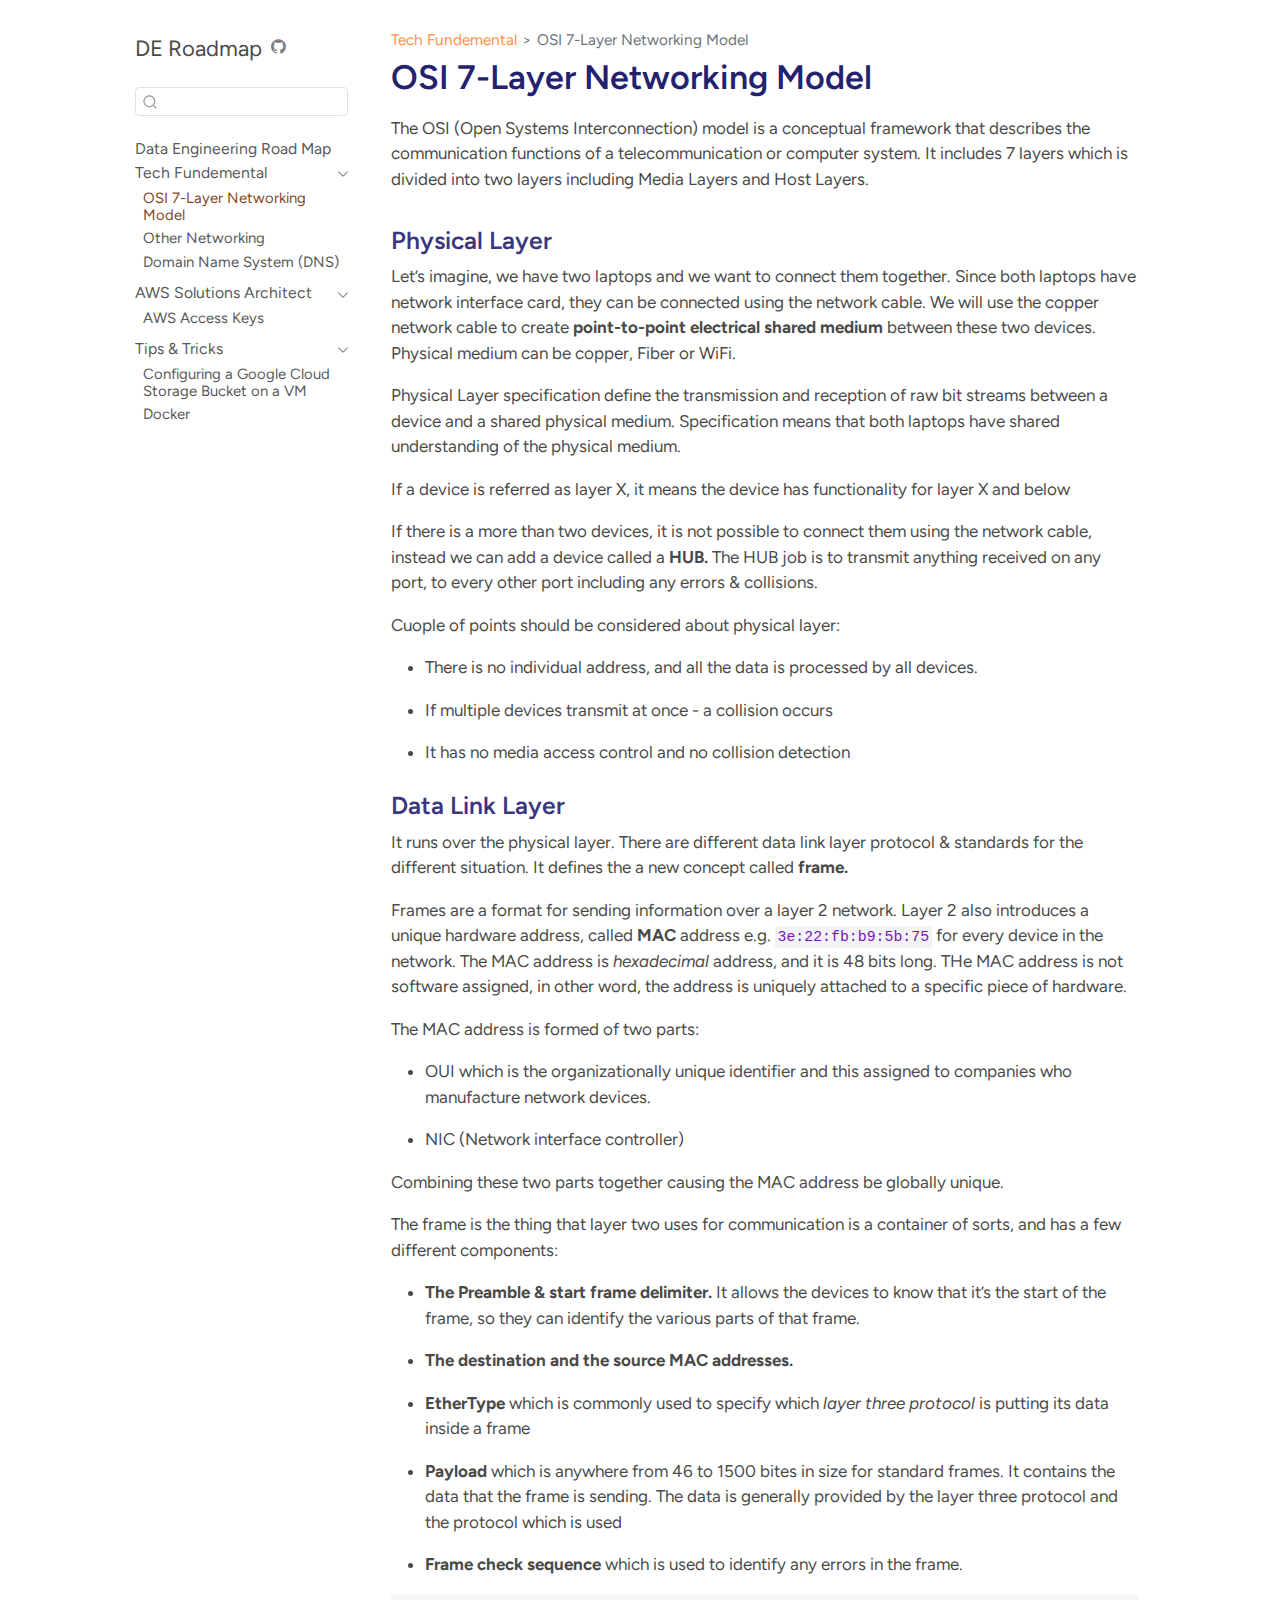
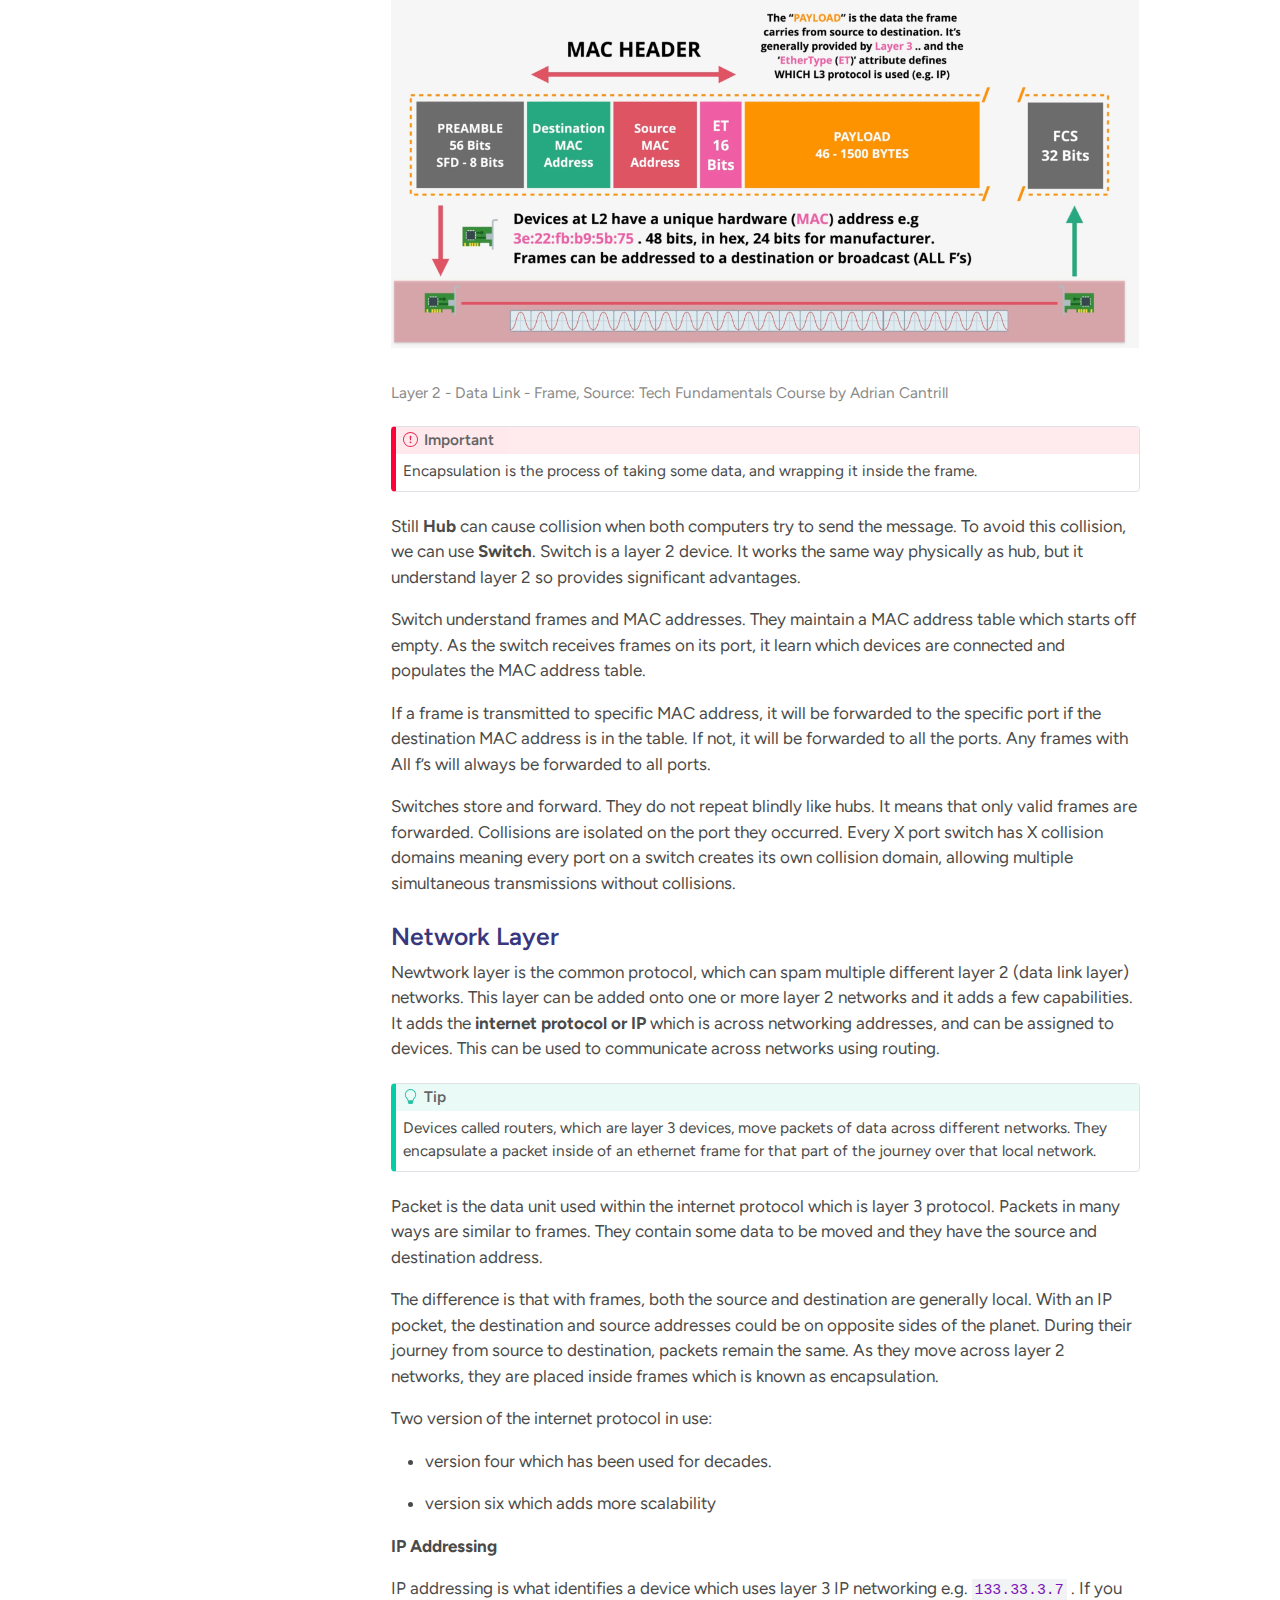
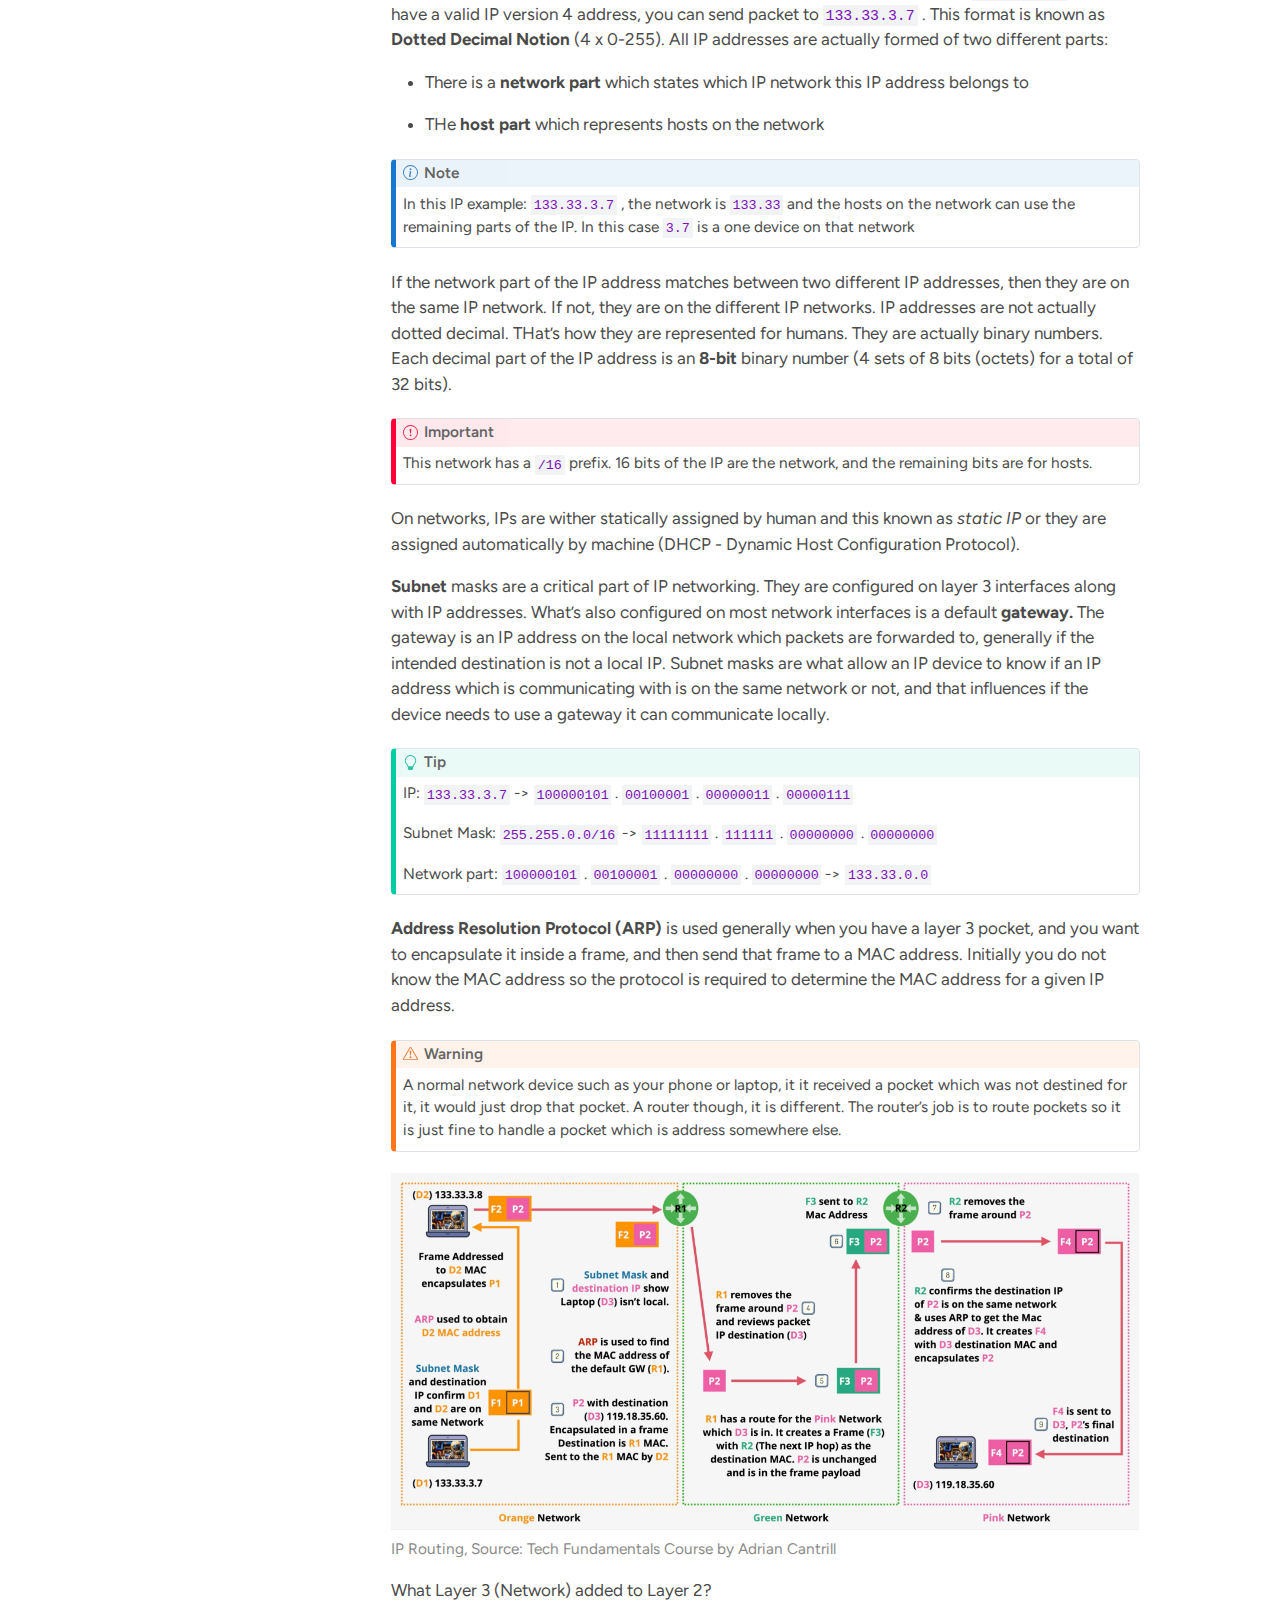
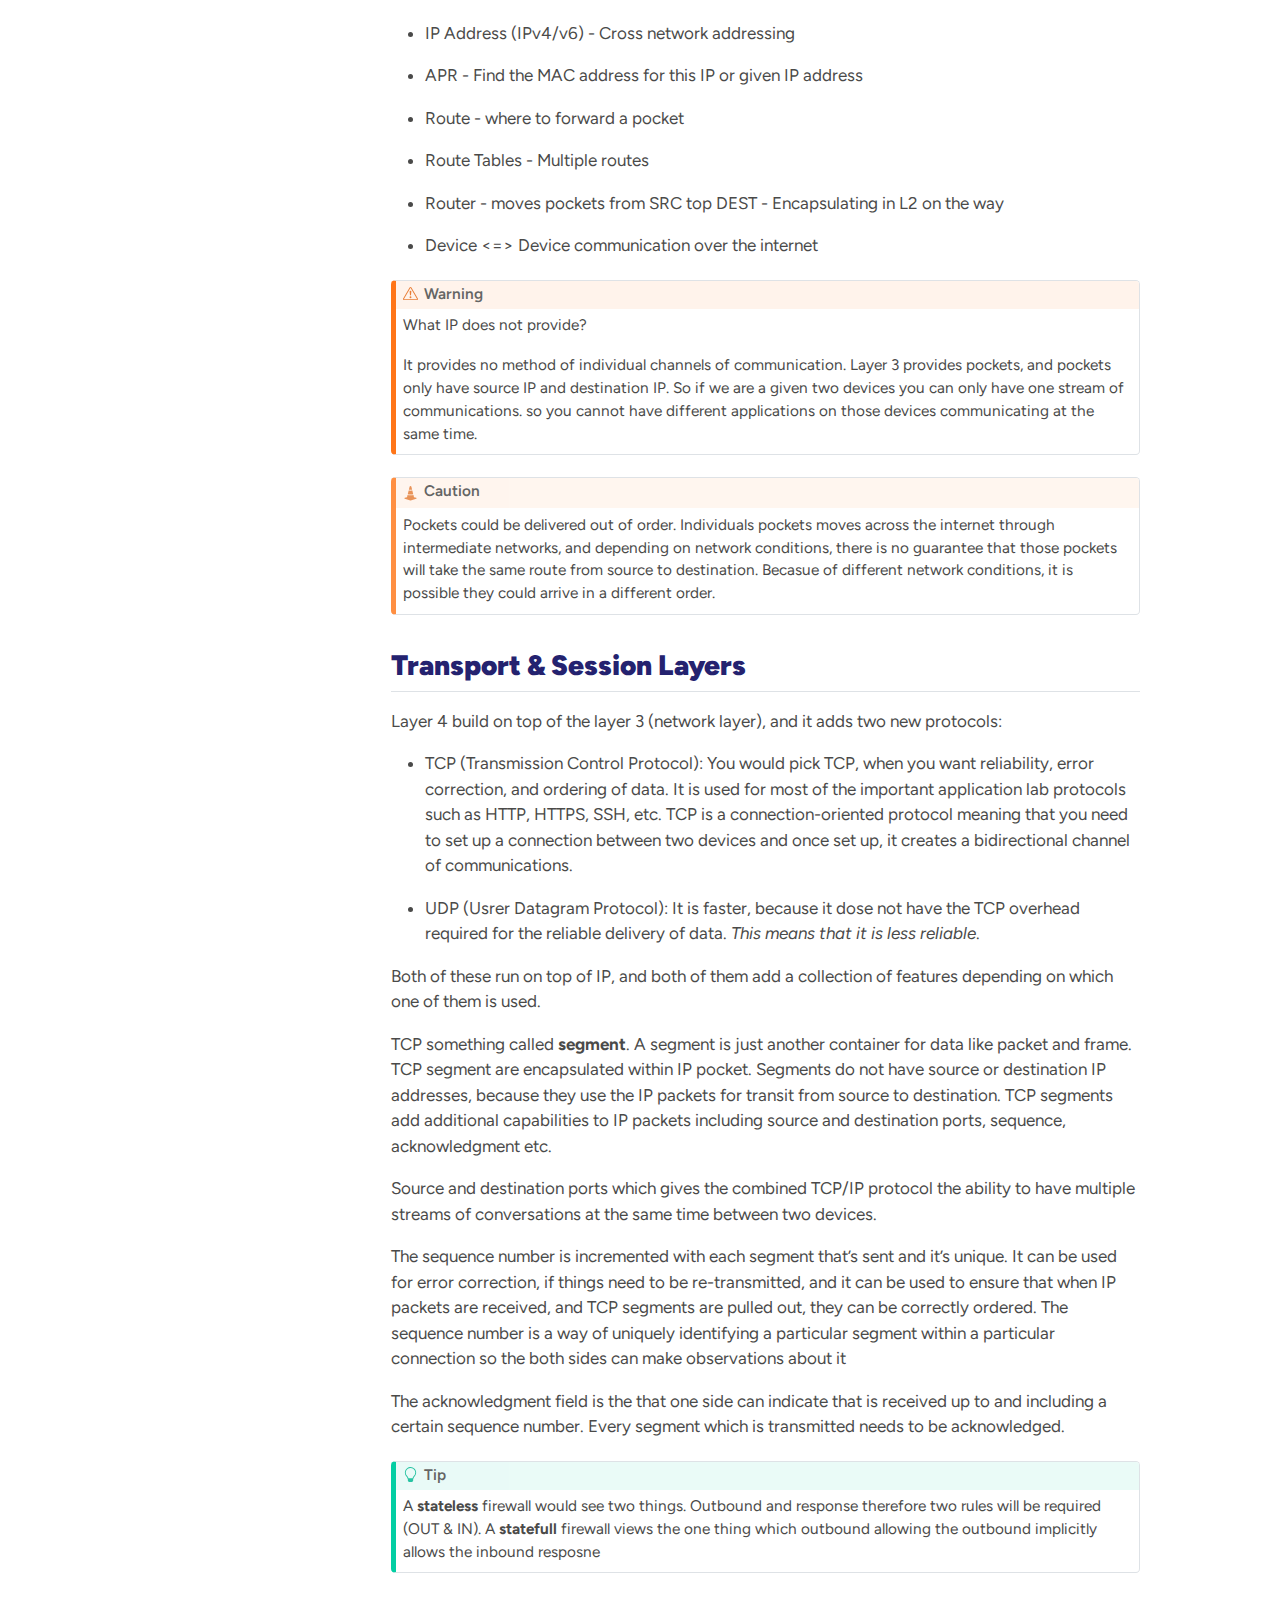
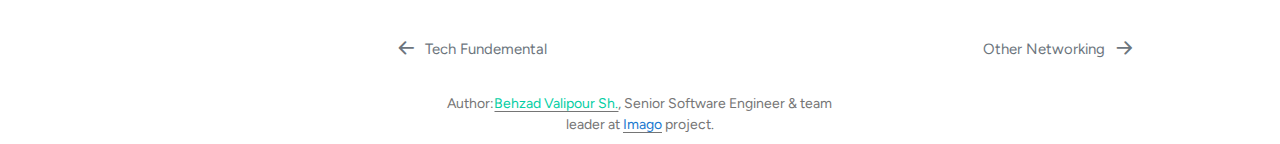
<file: docs/modules/012.OSI7_layers.html>
<!DOCTYPE html>
<html xmlns="http://www.w3.org/1999/xhtml" lang="en" xml:lang="en"><head>

<meta charset="utf-8">
<meta name="generator" content="quarto-1.8.27">

<meta name="viewport" content="width=device-width, initial-scale=1.0, user-scalable=yes">


<title>OSI 7-Layer Networking Model – DE Roadmap</title>
<style>
code{white-space: pre-wrap;}
span.smallcaps{font-variant: small-caps;}
div.columns{display: flex; gap: min(4vw, 1.5em);}
div.column{flex: auto; overflow-x: auto;}
div.hanging-indent{margin-left: 1.5em; text-indent: -1.5em;}
ul.task-list{list-style: none;}
ul.task-list li input[type="checkbox"] {
  width: 0.8em;
  margin: 0 0.8em 0.2em -1em; /* quarto-specific, see https://github.com/quarto-dev/quarto-cli/issues/4556 */ 
  vertical-align: middle;
}
</style>


<script src="../site_libs/quarto-nav/quarto-nav.js"></script>
<script src="../site_libs/quarto-nav/headroom.min.js"></script>
<script src="../site_libs/clipboard/clipboard.min.js"></script>
<script src="../site_libs/quarto-search/autocomplete.umd.js"></script>
<script src="../site_libs/quarto-search/fuse.min.js"></script>
<script src="../site_libs/quarto-search/quarto-search.js"></script>
<meta name="quarto:offset" content="../">
<link href="../modules/013.Other_Networking.html" rel="next">
<link href="../modules/01.Tech_Fundemental.html" rel="prev">
<link href="../assets/logos/logo.png" rel="icon" type="image/png">
<script src="../site_libs/quarto-html/quarto.js" type="module"></script>
<script src="../site_libs/quarto-html/tabsets/tabsets.js" type="module"></script>
<script src="../site_libs/quarto-html/axe/axe-check.js" type="module"></script>
<script src="../site_libs/quarto-html/popper.min.js"></script>
<script src="../site_libs/quarto-html/tippy.umd.min.js"></script>
<script src="../site_libs/quarto-html/anchor.min.js"></script>
<link href="../site_libs/quarto-html/tippy.css" rel="stylesheet">
<link href="../site_libs/quarto-html/quarto-syntax-highlighting-ed96de9b727972fe78a7b5d16c58bf87.css" rel="stylesheet" id="quarto-text-highlighting-styles">
<script src="../site_libs/bootstrap/bootstrap.min.js"></script>
<link href="../site_libs/bootstrap/bootstrap-icons.css" rel="stylesheet">
<link href="../site_libs/bootstrap/bootstrap-65456a0b87384e7fe32fcc68ec78c5e9.min.css" rel="stylesheet" append-hash="true" id="quarto-bootstrap" data-mode="light">
<script id="quarto-search-options" type="application/json">{
  "location": "sidebar",
  "copy-button": false,
  "collapse-after": 3,
  "panel-placement": "start",
  "type": "textbox",
  "limit": 50,
  "keyboard-shortcut": [
    "f",
    "/",
    "s"
  ],
  "show-item-context": false,
  "language": {
    "search-no-results-text": "No results",
    "search-matching-documents-text": "matching documents",
    "search-copy-link-title": "Copy link to search",
    "search-hide-matches-text": "Hide additional matches",
    "search-more-match-text": "more match in this document",
    "search-more-matches-text": "more matches in this document",
    "search-clear-button-title": "Clear",
    "search-text-placeholder": "",
    "search-detached-cancel-button-title": "Cancel",
    "search-submit-button-title": "Submit",
    "search-label": "Search"
  }
}</script>


</head>

<body class="nav-sidebar floating fullcontent quarto-light">

<div id="quarto-search-results"></div>
  <header id="quarto-header" class="headroom fixed-top">
  <nav class="quarto-secondary-nav">
    <div class="container-fluid d-flex">
      <button type="button" class="quarto-btn-toggle btn" data-bs-toggle="collapse" role="button" data-bs-target=".quarto-sidebar-collapse-item" aria-controls="quarto-sidebar" aria-expanded="false" aria-label="Toggle sidebar navigation" onclick="if (window.quartoToggleHeadroom) { window.quartoToggleHeadroom(); }">
        <i class="bi bi-layout-text-sidebar-reverse"></i>
      </button>
        <nav class="quarto-page-breadcrumbs" aria-label="breadcrumb"><ol class="breadcrumb"><li class="breadcrumb-item"><a href="../modules/01.Tech_Fundemental.html">Tech Fundemental</a></li><li class="breadcrumb-item"><a href="../modules/012.OSI7_layers.html"><span class="chapter-title">OSI 7-Layer Networking Model</span></a></li></ol></nav>
        <a class="flex-grow-1" role="navigation" data-bs-toggle="collapse" data-bs-target=".quarto-sidebar-collapse-item" aria-controls="quarto-sidebar" aria-expanded="false" aria-label="Toggle sidebar navigation" onclick="if (window.quartoToggleHeadroom) { window.quartoToggleHeadroom(); }">      
        </a>
      <button type="button" class="btn quarto-search-button" aria-label="Search" onclick="window.quartoOpenSearch();">
        <i class="bi bi-search"></i>
      </button>
    </div>
  </nav>
</header>
<!-- content -->
<div id="quarto-content" class="quarto-container page-columns page-rows-contents page-layout-article">
<!-- sidebar -->
  <nav id="quarto-sidebar" class="sidebar collapse collapse-horizontal quarto-sidebar-collapse-item sidebar-navigation floating overflow-auto">
    <div class="pt-lg-2 mt-2 text-left sidebar-header">
    <div class="sidebar-title mb-0 py-0">
      <a href="../">DE Roadmap</a> 
        <div class="sidebar-tools-main">
    <a href="https://github.com/behzad89/Data_Engineeing_Road_Map" title="Source Code" class="quarto-navigation-tool px-1" aria-label="Source Code"><i class="bi bi-github"></i></a>
</div>
    </div>
      </div>
        <div class="mt-2 flex-shrink-0 align-items-center">
        <div class="sidebar-search">
        <div id="quarto-search" class="" title="Search"></div>
        </div>
        </div>
    <div class="sidebar-menu-container"> 
    <ul class="list-unstyled mt-1">
        <li class="sidebar-item">
  <div class="sidebar-item-container"> 
  <a href="../index.html" class="sidebar-item-text sidebar-link"><span class="chapter-title">Data Engineering Road Map</span></a>
  </div>
</li>
        <li class="sidebar-item sidebar-item-section">
      <div class="sidebar-item-container"> 
            <a href="../modules/01.Tech_Fundemental.html" class="sidebar-item-text sidebar-link">
 <span class="menu-text">Tech Fundemental</span></a>
          <a class="sidebar-item-toggle text-start" data-bs-toggle="collapse" data-bs-target="#quarto-sidebar-section-1" role="navigation" aria-expanded="true" aria-label="Toggle section">
            <i class="bi bi-chevron-right ms-2"></i>
          </a> 
      </div>
      <ul id="quarto-sidebar-section-1" class="collapse list-unstyled sidebar-section depth1 show">  
          <li class="sidebar-item">
  <div class="sidebar-item-container"> 
  <a href="../modules/012.OSI7_layers.html" class="sidebar-item-text sidebar-link active"><span class="chapter-title">OSI 7-Layer Networking Model</span></a>
  </div>
</li>
          <li class="sidebar-item">
  <div class="sidebar-item-container"> 
  <a href="../modules/013.Other_Networking.html" class="sidebar-item-text sidebar-link"><span class="chapter-title">Other Networking</span></a>
  </div>
</li>
          <li class="sidebar-item">
  <div class="sidebar-item-container"> 
  <a href="../modules/014.DNS.html" class="sidebar-item-text sidebar-link"><span class="chapter-title">Domain Name System (DNS)</span></a>
  </div>
</li>
      </ul>
  </li>
        <li class="sidebar-item sidebar-item-section">
      <div class="sidebar-item-container"> 
            <a href="../modules/02.AWS_Arch.html" class="sidebar-item-text sidebar-link">
 <span class="menu-text">AWS Solutions Architect</span></a>
          <a class="sidebar-item-toggle text-start" data-bs-toggle="collapse" data-bs-target="#quarto-sidebar-section-2" role="navigation" aria-expanded="true" aria-label="Toggle section">
            <i class="bi bi-chevron-right ms-2"></i>
          </a> 
      </div>
      <ul id="quarto-sidebar-section-2" class="collapse list-unstyled sidebar-section depth1 show">  
          <li class="sidebar-item">
  <div class="sidebar-item-container"> 
  <a href="../modules/021.AWS_Access_Key.html" class="sidebar-item-text sidebar-link"><span class="chapter-title">AWS Access Keys</span></a>
  </div>
</li>
      </ul>
  </li>
        <li class="sidebar-item sidebar-item-section">
      <div class="sidebar-item-container"> 
            <a href="../modules/100.Tips_Tricks.html" class="sidebar-item-text sidebar-link">
 <span class="menu-text">Tips &amp; Tricks</span></a>
          <a class="sidebar-item-toggle text-start" data-bs-toggle="collapse" data-bs-target="#quarto-sidebar-section-3" role="navigation" aria-expanded="true" aria-label="Toggle section">
            <i class="bi bi-chevron-right ms-2"></i>
          </a> 
      </div>
      <ul id="quarto-sidebar-section-3" class="collapse list-unstyled sidebar-section depth1 show">  
          <li class="sidebar-item">
  <div class="sidebar-item-container"> 
  <a href="../modules/101.GCP.html" class="sidebar-item-text sidebar-link"><span class="chapter-title">Configuring a Google Cloud Storage Bucket on a VM</span></a>
  </div>
</li>
          <li class="sidebar-item">
  <div class="sidebar-item-container"> 
  <a href="../modules/102.Docker.html" class="sidebar-item-text sidebar-link"><span class="chapter-title">Docker</span></a>
  </div>
</li>
      </ul>
  </li>
    </ul>
    </div>
</nav>
<div id="quarto-sidebar-glass" class="quarto-sidebar-collapse-item" data-bs-toggle="collapse" data-bs-target=".quarto-sidebar-collapse-item"></div>
<!-- margin-sidebar -->
    
<!-- main -->
<main class="content" id="quarto-document-content">

<header id="title-block-header" class="quarto-title-block default"><nav class="quarto-page-breadcrumbs quarto-title-breadcrumbs d-none d-lg-block" aria-label="breadcrumb"><ol class="breadcrumb"><li class="breadcrumb-item"><a href="../modules/01.Tech_Fundemental.html">Tech Fundemental</a></li><li class="breadcrumb-item"><a href="../modules/012.OSI7_layers.html"><span class="chapter-title">OSI 7-Layer Networking Model</span></a></li></ol></nav>
<div class="quarto-title">
<h1 class="title"><span class="chapter-title">OSI 7-Layer Networking Model</span></h1>
</div>



<div class="quarto-title-meta">

    
  
    
  </div>
  


</header>


<p>The OSI (Open Systems Interconnection) model is a conceptual framework that describes the communication functions of a telecommunication or computer system. It includes 7 layers which is divided into two layers including Media Layers and Host Layers.</p>
<section id="physical-layer" class="level3">
<h3 class="anchored" data-anchor-id="physical-layer">Physical Layer</h3>
<p>Let’s imagine, we have two laptops and we want to connect them together. Since both laptops have network interface card, they can be connected using the network cable. We will use the copper network cable to create <strong>point-to-point electrical shared medium</strong> between these two devices. Physical medium can be copper, Fiber or WiFi.</p>
<p>Physical Layer specification define the transmission and reception of raw bit streams between a device and a shared physical medium. Specification means that both laptops have shared understanding of the physical medium.</p>
<p>If a device is referred as layer X, it means the device has functionality for layer X and below</p>
<p>If there is a more than two devices, it is not possible to connect them using the network cable, instead we can add a device called a <strong>HUB.</strong> The HUB job is to transmit anything received on any port, to every other port including any errors &amp; collisions.</p>
<p>Cuople of points should be considered about physical layer:</p>
<ul>
<li><p>There is no individual address, and all the data is processed by all devices.</p></li>
<li><p>If multiple devices transmit at once - a collision occurs</p></li>
<li><p>It has no media access control and no collision detection</p></li>
</ul>
</section>
<section id="data-link-layer" class="level3">
<h3 class="anchored" data-anchor-id="data-link-layer">Data Link Layer</h3>
<p>It runs over the physical layer. There are different data link layer protocol &amp; standards for the different situation. It defines the a new concept called <strong>frame.</strong></p>
<p>Frames are a format for sending information over a layer 2 network. Layer 2 also introduces a unique hardware address, called <strong>MAC</strong> address e.g.&nbsp;<code>3e:22:fb:b9:5b:75</code> for every device in the network. The MAC address is <em>hexadecimal</em> address, and it is 48 bits long. THe MAC address is not software assigned, in other word, the address is uniquely attached to a specific piece of hardware.</p>
<p>The MAC address is formed of two parts:</p>
<ul>
<li><p>OUI which is the organizationally unique identifier and this assigned to companies who manufacture network devices.</p></li>
<li><p>NIC (Network interface controller)</p></li>
</ul>
<p>Combining these two parts together causing the MAC address be globally unique.</p>
<p>The frame is the thing that layer two uses for communication is a container of sorts, and has a few different components:</p>
<ul>
<li><p><strong>The Preamble &amp; start frame delimiter.</strong> It allows the devices to know that it’s the start of the frame, so they can identify the various parts of that frame.</p></li>
<li><p><strong>The destination and the source MAC addresses.</strong></p></li>
<li><p><strong>EtherType</strong> which is commonly used to specify which <em>layer three protocol</em> is putting its data inside a frame</p></li>
<li><p><strong>Payload</strong> which is anywhere from 46 to 1500 bites in size for standard frames. It contains the data that the frame is sending. The data is generally provided by the layer three protocol and the protocol which is used</p></li>
<li><p><strong>Frame check sequence</strong> which is used to identify any errors in the frame.</p></li>
</ul>
<div class="quarto-figure quarto-figure-center">
<figure class="figure">
<div class="quarto-figure quarto-figure-center">
<figure class="figure">
<p><a href="https://learn.cantrill.io/courses/enrolled/2022818"><img src="../assets/pics/fig-01.png" class="img-fluid quarto-figure quarto-figure-center figure-img"></a></p>
</figure>
</div>
<figcaption>Layer 2 - Data Link - Frame, Source: Tech Fundamentals Course by Adrian Cantrill</figcaption>
</figure>
</div>
<div class="callout callout-style-default callout-important callout-titled">
<div class="callout-header d-flex align-content-center">
<div class="callout-icon-container">
<i class="callout-icon"></i>
</div>
<div class="callout-title-container flex-fill">
Important
</div>
</div>
<div class="callout-body-container callout-body">
<p>Encapsulation is the process of taking some data, and wrapping it inside the frame.</p>
</div>
</div>
<p>Still <strong>Hub</strong> can cause collision when both computers try to send the message. To avoid this collision, we can use <strong>Switch</strong>. Switch is a layer 2 device. It works the same way physically as hub, but it understand layer 2 so provides significant advantages.</p>
<p>Switch understand frames and MAC addresses. They maintain a MAC address table which starts off empty. As the switch receives frames on its port, it learn which devices are connected and populates the MAC address table.</p>
<p>If a frame is transmitted to specific MAC address, it will be forwarded to the specific port if the destination MAC address is in the table. If not, it will be forwarded to all the ports. Any frames with All f’s will always be forwarded to all ports.</p>
<p>Switches store and forward. They do not repeat blindly like hubs. It means that only valid frames are forwarded. Collisions are isolated on the port they occurred. Every X port switch has X collision domains meaning every port on a switch creates its own collision domain, allowing multiple simultaneous transmissions without collisions.</p>
</section>
<section id="network-layer" class="level3">
<h3 class="anchored" data-anchor-id="network-layer">Network Layer</h3>
<p>Newtwork layer is the common protocol, which can spam multiple different layer 2 (data link layer) networks. This layer can be added onto one or more layer 2 networks and it adds a few capabilities. It adds the <strong>internet protocol or IP</strong> which is across networking addresses, and can be assigned to devices. This can be used to communicate across networks using routing.</p>
<div class="callout callout-style-default callout-tip callout-titled">
<div class="callout-header d-flex align-content-center">
<div class="callout-icon-container">
<i class="callout-icon"></i>
</div>
<div class="callout-title-container flex-fill">
Tip
</div>
</div>
<div class="callout-body-container callout-body">
<p>Devices called routers, which are layer 3 devices, move packets of data across different networks. They encapsulate a packet inside of an ethernet frame for that part of the journey over that local network.</p>
</div>
</div>
<p>Packet is the data unit used within the internet protocol which is layer 3 protocol. Packets in many ways are similar to frames. They contain some data to be moved and they have the source and destination address.</p>
<p>The difference is that with frames, both the source and destination are generally local. With an IP pocket, the destination and source addresses could be on opposite sides of the planet. During their journey from source to destination, packets remain the same. As they move across layer 2 networks, they are placed inside frames which is known as encapsulation.</p>
<p>Two version of the internet protocol in use:</p>
<ul>
<li><p>version four which has been used for decades.</p></li>
<li><p>version six which adds more scalability</p></li>
</ul>
<p><strong>IP Addressing</strong></p>
<p>IP addressing is what identifies a device which uses layer 3 IP networking e.g.&nbsp;<code>133.33.3.7</code> . If you have a valid IP version 4 address, you can send packet to <code>133.33.3.7</code> . This format is known as <strong>Dotted Decimal Notion</strong> (4 x 0-255). All IP addresses are actually formed of two different parts:</p>
<ul>
<li><p>There is a <strong>network part</strong> which states which IP network this IP address belongs to</p></li>
<li><p>THe <strong>host part</strong> which represents hosts on the network</p></li>
</ul>
<div class="callout callout-style-default callout-note callout-titled">
<div class="callout-header d-flex align-content-center">
<div class="callout-icon-container">
<i class="callout-icon"></i>
</div>
<div class="callout-title-container flex-fill">
Note
</div>
</div>
<div class="callout-body-container callout-body">
<p>In this IP example: <code>133.33.3.7</code> , the network is <code>133.33</code> and the hosts on the network can use the remaining parts of the IP. In this case <code>3.7</code> is a one device on that network</p>
</div>
</div>
<p>If the network part of the IP address matches between two different IP addresses, then they are on the same IP network. If not, they are on the different IP networks. IP addresses are not actually dotted decimal. THat’s how they are represented for humans. They are actually binary numbers. Each decimal part of the IP address is an <strong>8-bit</strong> binary number (4 sets of 8 bits (octets) for a total of 32 bits).</p>
<div class="callout callout-style-default callout-important callout-titled">
<div class="callout-header d-flex align-content-center">
<div class="callout-icon-container">
<i class="callout-icon"></i>
</div>
<div class="callout-title-container flex-fill">
Important
</div>
</div>
<div class="callout-body-container callout-body">
<p>This network has a <code>/16</code> prefix. 16 bits of the IP are the network, and the remaining bits are for hosts.</p>
</div>
</div>
<p>On networks, IPs are wither statically assigned by human and this known as <em>static IP</em> or they are assigned automatically by machine (DHCP - Dynamic Host Configuration Protocol).</p>
<p><strong>Subnet</strong> masks are a critical part of IP networking. They are configured on layer 3 interfaces along with IP addresses. What’s also configured on most network interfaces is a default <strong>gateway.</strong> The gateway is an IP address on the local network which packets are forwarded to, generally if the intended destination is not a local IP. Subnet masks are what allow an IP device to know if an IP address which is communicating with is on the same network or not, and that influences if the device needs to use a gateway it can communicate locally.</p>
<div class="callout callout-style-default callout-tip callout-titled">
<div class="callout-header d-flex align-content-center">
<div class="callout-icon-container">
<i class="callout-icon"></i>
</div>
<div class="callout-title-container flex-fill">
Tip
</div>
</div>
<div class="callout-body-container callout-body">
<p>IP: <code>133.33.3.7</code> -&gt; <code>100000101</code> . <code>00100001</code> . <code>00000011</code> . <code>00000111</code></p>
<p>Subnet Mask: <code>255.255.0.0/16</code> -&gt; <code>11111111</code> . <code>111111</code> . <code>00000000</code> . <code>00000000</code></p>
<p>Network part: <code>100000101</code> . <code>00100001</code> . <code>00000000</code> . <code>00000000</code> -&gt; <code>133.33.0.0</code></p>
</div>
</div>
<p><strong>Address Resolution Protocol (ARP)</strong> is used generally when you have a layer 3 pocket, and you want to encapsulate it inside a frame, and then send that frame to a MAC address. Initially you do not know the MAC address so the protocol is required to determine the MAC address for a given IP address.</p>
<div class="callout callout-style-default callout-warning callout-titled">
<div class="callout-header d-flex align-content-center">
<div class="callout-icon-container">
<i class="callout-icon"></i>
</div>
<div class="callout-title-container flex-fill">
Warning
</div>
</div>
<div class="callout-body-container callout-body">
<p>A normal network device such as your phone or laptop, it it received a pocket which was not destined for it, it would just drop that pocket. A router though, it is different. The router’s job is to route pockets so it is just fine to handle a pocket which is address somewhere else.</p>
</div>
</div>
<div class="quarto-figure quarto-figure-center">
<figure class="figure">
<p><img src="../assets/pics/fig-02.png" class="img-fluid figure-img"></p>
<figcaption>IP Routing, Source: Tech Fundamentals Course by Adrian Cantrill</figcaption>
</figure>
</div>
<p>What Layer 3 (Network) added to Layer 2?</p>
<ul>
<li><p>IP Address (IPv4/v6) - Cross network addressing</p></li>
<li><p>APR - Find the MAC address for this IP or given IP address</p></li>
<li><p>Route - where to forward a pocket</p></li>
<li><p>Route Tables - Multiple routes</p></li>
<li><p>Router - moves pockets from SRC top DEST - Encapsulating in L2 on the way</p></li>
<li><p>Device &lt;=&gt; Device communication over the internet</p></li>
</ul>
<div class="callout callout-style-default callout-warning callout-titled">
<div class="callout-header d-flex align-content-center">
<div class="callout-icon-container">
<i class="callout-icon"></i>
</div>
<div class="callout-title-container flex-fill">
Warning
</div>
</div>
<div class="callout-body-container callout-body">
<p>What IP does not provide?</p>
<p>It provides no method of individual channels of communication. Layer 3 provides pockets, and pockets only have source IP and destination IP. So if we are a given two devices you can only have one stream of communications. so you cannot have different applications on those devices communicating at the same time.</p>
</div>
</div>
<div class="callout callout-style-default callout-caution callout-titled">
<div class="callout-header d-flex align-content-center">
<div class="callout-icon-container">
<i class="callout-icon"></i>
</div>
<div class="callout-title-container flex-fill">
Caution
</div>
</div>
<div class="callout-body-container callout-body">
<p>Pockets could be delivered out of order. Individuals pockets moves across the internet through intermediate networks, and depending on network conditions, there is no guarantee that those pockets will take the same route from source to destination. Becasue of different network conditions, it is possible they could arrive in a different order.</p>
</div>
</div>
</section>
<section id="transport-session-layers" class="level2">
<h2 class="anchored" data-anchor-id="transport-session-layers"><strong>Transport &amp; Session Layers</strong></h2>
<p>Layer 4 build on top of the layer 3 (network layer), and it adds two new protocols:</p>
<ul>
<li><p>TCP (Transmission Control Protocol): You would pick TCP, when you want reliability, error correction, and ordering of data. It is used for most of the important application lab protocols such as HTTP, HTTPS, SSH, etc. TCP is a connection-oriented protocol meaning that you need to set up a connection between two devices and once set up, it creates a bidirectional channel of communications.</p></li>
<li><p>UDP (Usrer Datagram Protocol): It is faster, because it dose not have the TCP overhead required for the reliable delivery of data. <em>This means that it is less reliable</em>.</p></li>
</ul>
<p>Both of these run on top of IP, and both of them add a collection of features depending on which one of them is used.</p>
<p>TCP something called <strong>segment</strong>. A segment is just another container for data like packet and frame. TCP segment are encapsulated within IP pocket. Segments do not have source or destination IP addresses, because they use the IP packets for transit from source to destination. TCP segments add additional capabilities to IP packets including source and destination ports, sequence, acknowledgment etc.</p>
<p>Source and destination ports which gives the combined TCP/IP protocol the ability to have multiple streams of conversations at the same time between two devices.</p>
<p>The sequence number is incremented with each segment that’s sent and it’s unique. It can be used for error correction, if things need to be re-transmitted, and it can be used to ensure that when IP packets are received, and TCP segments are pulled out, they can be correctly ordered. The sequence number is a way of uniquely identifying a particular segment within a particular connection so the both sides can make observations about it</p>
<p>The acknowledgment field is the that one side can indicate that is received up to and including a certain sequence number. Every segment which is transmitted needs to be acknowledged.</p>
<div class="callout callout-style-default callout-tip callout-titled">
<div class="callout-header d-flex align-content-center">
<div class="callout-icon-container">
<i class="callout-icon"></i>
</div>
<div class="callout-title-container flex-fill">
Tip
</div>
</div>
<div class="callout-body-container callout-body">
<p>A <strong>stateless</strong> firewall would see two things. Outbound and response therefore two rules will be required (OUT &amp; IN). A <strong>statefull</strong> firewall views the one thing which outbound allowing the outbound implicitly allows the inbound resposne</p>
</div>
</div>


</section>

</main> <!-- /main -->
<script id="quarto-html-after-body" type="application/javascript">
  window.document.addEventListener("DOMContentLoaded", function (event) {
    const icon = "";
    const anchorJS = new window.AnchorJS();
    anchorJS.options = {
      placement: 'right',
      icon: icon
    };
    anchorJS.add('.anchored');
    const isCodeAnnotation = (el) => {
      for (const clz of el.classList) {
        if (clz.startsWith('code-annotation-')) {                     
          return true;
        }
      }
      return false;
    }
    const onCopySuccess = function(e) {
      // button target
      const button = e.trigger;
      // don't keep focus
      button.blur();
      // flash "checked"
      button.classList.add('code-copy-button-checked');
      var currentTitle = button.getAttribute("title");
      button.setAttribute("title", "Copied!");
      let tooltip;
      if (window.bootstrap) {
        button.setAttribute("data-bs-toggle", "tooltip");
        button.setAttribute("data-bs-placement", "left");
        button.setAttribute("data-bs-title", "Copied!");
        tooltip = new bootstrap.Tooltip(button, 
          { trigger: "manual", 
            customClass: "code-copy-button-tooltip",
            offset: [0, -8]});
        tooltip.show();    
      }
      setTimeout(function() {
        if (tooltip) {
          tooltip.hide();
          button.removeAttribute("data-bs-title");
          button.removeAttribute("data-bs-toggle");
          button.removeAttribute("data-bs-placement");
        }
        button.setAttribute("title", currentTitle);
        button.classList.remove('code-copy-button-checked');
      }, 1000);
      // clear code selection
      e.clearSelection();
    }
    const getTextToCopy = function(trigger) {
      const outerScaffold = trigger.parentElement.cloneNode(true);
      const codeEl = outerScaffold.querySelector('code');
      for (const childEl of codeEl.children) {
        if (isCodeAnnotation(childEl)) {
          childEl.remove();
        }
      }
      return codeEl.innerText;
    }
    const clipboard = new window.ClipboardJS('.code-copy-button:not([data-in-quarto-modal])', {
      text: getTextToCopy
    });
    clipboard.on('success', onCopySuccess);
    if (window.document.getElementById('quarto-embedded-source-code-modal')) {
      const clipboardModal = new window.ClipboardJS('.code-copy-button[data-in-quarto-modal]', {
        text: getTextToCopy,
        container: window.document.getElementById('quarto-embedded-source-code-modal')
      });
      clipboardModal.on('success', onCopySuccess);
    }
      var localhostRegex = new RegExp(/^(?:http|https):\/\/localhost\:?[0-9]*\//);
      var mailtoRegex = new RegExp(/^mailto:/);
        var filterRegex = new RegExp('/' + window.location.host + '/');
      var isInternal = (href) => {
          return filterRegex.test(href) || localhostRegex.test(href) || mailtoRegex.test(href);
      }
      // Inspect non-navigation links and adorn them if external
     var links = window.document.querySelectorAll('a[href]:not(.nav-link):not(.navbar-brand):not(.toc-action):not(.sidebar-link):not(.sidebar-item-toggle):not(.pagination-link):not(.no-external):not([aria-hidden]):not(.dropdown-item):not(.quarto-navigation-tool):not(.about-link)');
      for (var i=0; i<links.length; i++) {
        const link = links[i];
        if (!isInternal(link.href)) {
          // undo the damage that might have been done by quarto-nav.js in the case of
          // links that we want to consider external
          if (link.dataset.originalHref !== undefined) {
            link.href = link.dataset.originalHref;
          }
        }
      }
    function tippyHover(el, contentFn, onTriggerFn, onUntriggerFn) {
      const config = {
        allowHTML: true,
        maxWidth: 500,
        delay: 100,
        arrow: false,
        appendTo: function(el) {
            return el.parentElement;
        },
        interactive: true,
        interactiveBorder: 10,
        theme: 'quarto',
        placement: 'bottom-start',
      };
      if (contentFn) {
        config.content = contentFn;
      }
      if (onTriggerFn) {
        config.onTrigger = onTriggerFn;
      }
      if (onUntriggerFn) {
        config.onUntrigger = onUntriggerFn;
      }
      window.tippy(el, config); 
    }
    const noterefs = window.document.querySelectorAll('a[role="doc-noteref"]');
    for (var i=0; i<noterefs.length; i++) {
      const ref = noterefs[i];
      tippyHover(ref, function() {
        // use id or data attribute instead here
        let href = ref.getAttribute('data-footnote-href') || ref.getAttribute('href');
        try { href = new URL(href).hash; } catch {}
        const id = href.replace(/^#\/?/, "");
        const note = window.document.getElementById(id);
        if (note) {
          return note.innerHTML;
        } else {
          return "";
        }
      });
    }
    const xrefs = window.document.querySelectorAll('a.quarto-xref');
    const processXRef = (id, note) => {
      // Strip column container classes
      const stripColumnClz = (el) => {
        el.classList.remove("page-full", "page-columns");
        if (el.children) {
          for (const child of el.children) {
            stripColumnClz(child);
          }
        }
      }
      stripColumnClz(note)
      if (id === null || id.startsWith('sec-')) {
        // Special case sections, only their first couple elements
        const container = document.createElement("div");
        if (note.children && note.children.length > 2) {
          container.appendChild(note.children[0].cloneNode(true));
          for (let i = 1; i < note.children.length; i++) {
            const child = note.children[i];
            if (child.tagName === "P" && child.innerText === "") {
              continue;
            } else {
              container.appendChild(child.cloneNode(true));
              break;
            }
          }
          if (window.Quarto?.typesetMath) {
            window.Quarto.typesetMath(container);
          }
          return container.innerHTML
        } else {
          if (window.Quarto?.typesetMath) {
            window.Quarto.typesetMath(note);
          }
          return note.innerHTML;
        }
      } else {
        // Remove any anchor links if they are present
        const anchorLink = note.querySelector('a.anchorjs-link');
        if (anchorLink) {
          anchorLink.remove();
        }
        if (window.Quarto?.typesetMath) {
          window.Quarto.typesetMath(note);
        }
        if (note.classList.contains("callout")) {
          return note.outerHTML;
        } else {
          return note.innerHTML;
        }
      }
    }
    for (var i=0; i<xrefs.length; i++) {
      const xref = xrefs[i];
      tippyHover(xref, undefined, function(instance) {
        instance.disable();
        let url = xref.getAttribute('href');
        let hash = undefined; 
        if (url.startsWith('#')) {
          hash = url;
        } else {
          try { hash = new URL(url).hash; } catch {}
        }
        if (hash) {
          const id = hash.replace(/^#\/?/, "");
          const note = window.document.getElementById(id);
          if (note !== null) {
            try {
              const html = processXRef(id, note.cloneNode(true));
              instance.setContent(html);
            } finally {
              instance.enable();
              instance.show();
            }
          } else {
            // See if we can fetch this
            fetch(url.split('#')[0])
            .then(res => res.text())
            .then(html => {
              const parser = new DOMParser();
              const htmlDoc = parser.parseFromString(html, "text/html");
              const note = htmlDoc.getElementById(id);
              if (note !== null) {
                const html = processXRef(id, note);
                instance.setContent(html);
              } 
            }).finally(() => {
              instance.enable();
              instance.show();
            });
          }
        } else {
          // See if we can fetch a full url (with no hash to target)
          // This is a special case and we should probably do some content thinning / targeting
          fetch(url)
          .then(res => res.text())
          .then(html => {
            const parser = new DOMParser();
            const htmlDoc = parser.parseFromString(html, "text/html");
            const note = htmlDoc.querySelector('main.content');
            if (note !== null) {
              // This should only happen for chapter cross references
              // (since there is no id in the URL)
              // remove the first header
              if (note.children.length > 0 && note.children[0].tagName === "HEADER") {
                note.children[0].remove();
              }
              const html = processXRef(null, note);
              instance.setContent(html);
            } 
          }).finally(() => {
            instance.enable();
            instance.show();
          });
        }
      }, function(instance) {
      });
    }
        let selectedAnnoteEl;
        const selectorForAnnotation = ( cell, annotation) => {
          let cellAttr = 'data-code-cell="' + cell + '"';
          let lineAttr = 'data-code-annotation="' +  annotation + '"';
          const selector = 'span[' + cellAttr + '][' + lineAttr + ']';
          return selector;
        }
        const selectCodeLines = (annoteEl) => {
          const doc = window.document;
          const targetCell = annoteEl.getAttribute("data-target-cell");
          const targetAnnotation = annoteEl.getAttribute("data-target-annotation");
          const annoteSpan = window.document.querySelector(selectorForAnnotation(targetCell, targetAnnotation));
          const lines = annoteSpan.getAttribute("data-code-lines").split(",");
          const lineIds = lines.map((line) => {
            return targetCell + "-" + line;
          })
          let top = null;
          let height = null;
          let parent = null;
          if (lineIds.length > 0) {
              //compute the position of the single el (top and bottom and make a div)
              const el = window.document.getElementById(lineIds[0]);
              top = el.offsetTop;
              height = el.offsetHeight;
              parent = el.parentElement.parentElement;
            if (lineIds.length > 1) {
              const lastEl = window.document.getElementById(lineIds[lineIds.length - 1]);
              const bottom = lastEl.offsetTop + lastEl.offsetHeight;
              height = bottom - top;
            }
            if (top !== null && height !== null && parent !== null) {
              // cook up a div (if necessary) and position it 
              let div = window.document.getElementById("code-annotation-line-highlight");
              if (div === null) {
                div = window.document.createElement("div");
                div.setAttribute("id", "code-annotation-line-highlight");
                div.style.position = 'absolute';
                parent.appendChild(div);
              }
              div.style.top = top - 2 + "px";
              div.style.height = height + 4 + "px";
              div.style.left = 0;
              let gutterDiv = window.document.getElementById("code-annotation-line-highlight-gutter");
              if (gutterDiv === null) {
                gutterDiv = window.document.createElement("div");
                gutterDiv.setAttribute("id", "code-annotation-line-highlight-gutter");
                gutterDiv.style.position = 'absolute';
                const codeCell = window.document.getElementById(targetCell);
                const gutter = codeCell.querySelector('.code-annotation-gutter');
                gutter.appendChild(gutterDiv);
              }
              gutterDiv.style.top = top - 2 + "px";
              gutterDiv.style.height = height + 4 + "px";
            }
            selectedAnnoteEl = annoteEl;
          }
        };
        const unselectCodeLines = () => {
          const elementsIds = ["code-annotation-line-highlight", "code-annotation-line-highlight-gutter"];
          elementsIds.forEach((elId) => {
            const div = window.document.getElementById(elId);
            if (div) {
              div.remove();
            }
          });
          selectedAnnoteEl = undefined;
        };
          // Handle positioning of the toggle
      window.addEventListener(
        "resize",
        throttle(() => {
          elRect = undefined;
          if (selectedAnnoteEl) {
            selectCodeLines(selectedAnnoteEl);
          }
        }, 10)
      );
      function throttle(fn, ms) {
      let throttle = false;
      let timer;
        return (...args) => {
          if(!throttle) { // first call gets through
              fn.apply(this, args);
              throttle = true;
          } else { // all the others get throttled
              if(timer) clearTimeout(timer); // cancel #2
              timer = setTimeout(() => {
                fn.apply(this, args);
                timer = throttle = false;
              }, ms);
          }
        };
      }
        // Attach click handler to the DT
        const annoteDls = window.document.querySelectorAll('dt[data-target-cell]');
        for (const annoteDlNode of annoteDls) {
          annoteDlNode.addEventListener('click', (event) => {
            const clickedEl = event.target;
            if (clickedEl !== selectedAnnoteEl) {
              unselectCodeLines();
              const activeEl = window.document.querySelector('dt[data-target-cell].code-annotation-active');
              if (activeEl) {
                activeEl.classList.remove('code-annotation-active');
              }
              selectCodeLines(clickedEl);
              clickedEl.classList.add('code-annotation-active');
            } else {
              // Unselect the line
              unselectCodeLines();
              clickedEl.classList.remove('code-annotation-active');
            }
          });
        }
    const findCites = (el) => {
      const parentEl = el.parentElement;
      if (parentEl) {
        const cites = parentEl.dataset.cites;
        if (cites) {
          return {
            el,
            cites: cites.split(' ')
          };
        } else {
          return findCites(el.parentElement)
        }
      } else {
        return undefined;
      }
    };
    var bibliorefs = window.document.querySelectorAll('a[role="doc-biblioref"]');
    for (var i=0; i<bibliorefs.length; i++) {
      const ref = bibliorefs[i];
      const citeInfo = findCites(ref);
      if (citeInfo) {
        tippyHover(citeInfo.el, function() {
          var popup = window.document.createElement('div');
          citeInfo.cites.forEach(function(cite) {
            var citeDiv = window.document.createElement('div');
            citeDiv.classList.add('hanging-indent');
            citeDiv.classList.add('csl-entry');
            var biblioDiv = window.document.getElementById('ref-' + cite);
            if (biblioDiv) {
              citeDiv.innerHTML = biblioDiv.innerHTML;
            }
            popup.appendChild(citeDiv);
          });
          return popup.innerHTML;
        });
      }
    }
  });
  </script>
<nav class="page-navigation">
  <div class="nav-page nav-page-previous">
      <a href="../modules/01.Tech_Fundemental.html" class="pagination-link" aria-label="Tech Fundemental">
        <i class="bi bi-arrow-left-short"></i> <span class="nav-page-text">Tech Fundemental</span>
      </a>          
  </div>
  <div class="nav-page nav-page-next">
      <a href="../modules/013.Other_Networking.html" class="pagination-link" aria-label="Other Networking">
        <span class="nav-page-text"><span class="chapter-title">Other Networking</span></span> <i class="bi bi-arrow-right-short"></i>
      </a>
  </div>
</nav>
</div> <!-- /content -->
<footer class="footer">
  <div class="nav-footer">
    <div class="nav-footer-left">
      &nbsp;
    </div>   
    <div class="nav-footer-center">
<p>Author:<a href="https://behzad-valipour.netlify.app"><span class="green">Behzad Valipour Sh.</span></a>, Senior Software Engineer &amp; team leader at <a href="https://imago.ac.uk"><span class="blue">Imago</span></a> project.</p>
</div>
    <div class="nav-footer-right">
      &nbsp;
    </div>
  </div>
</footer>




</body></html>
</file>
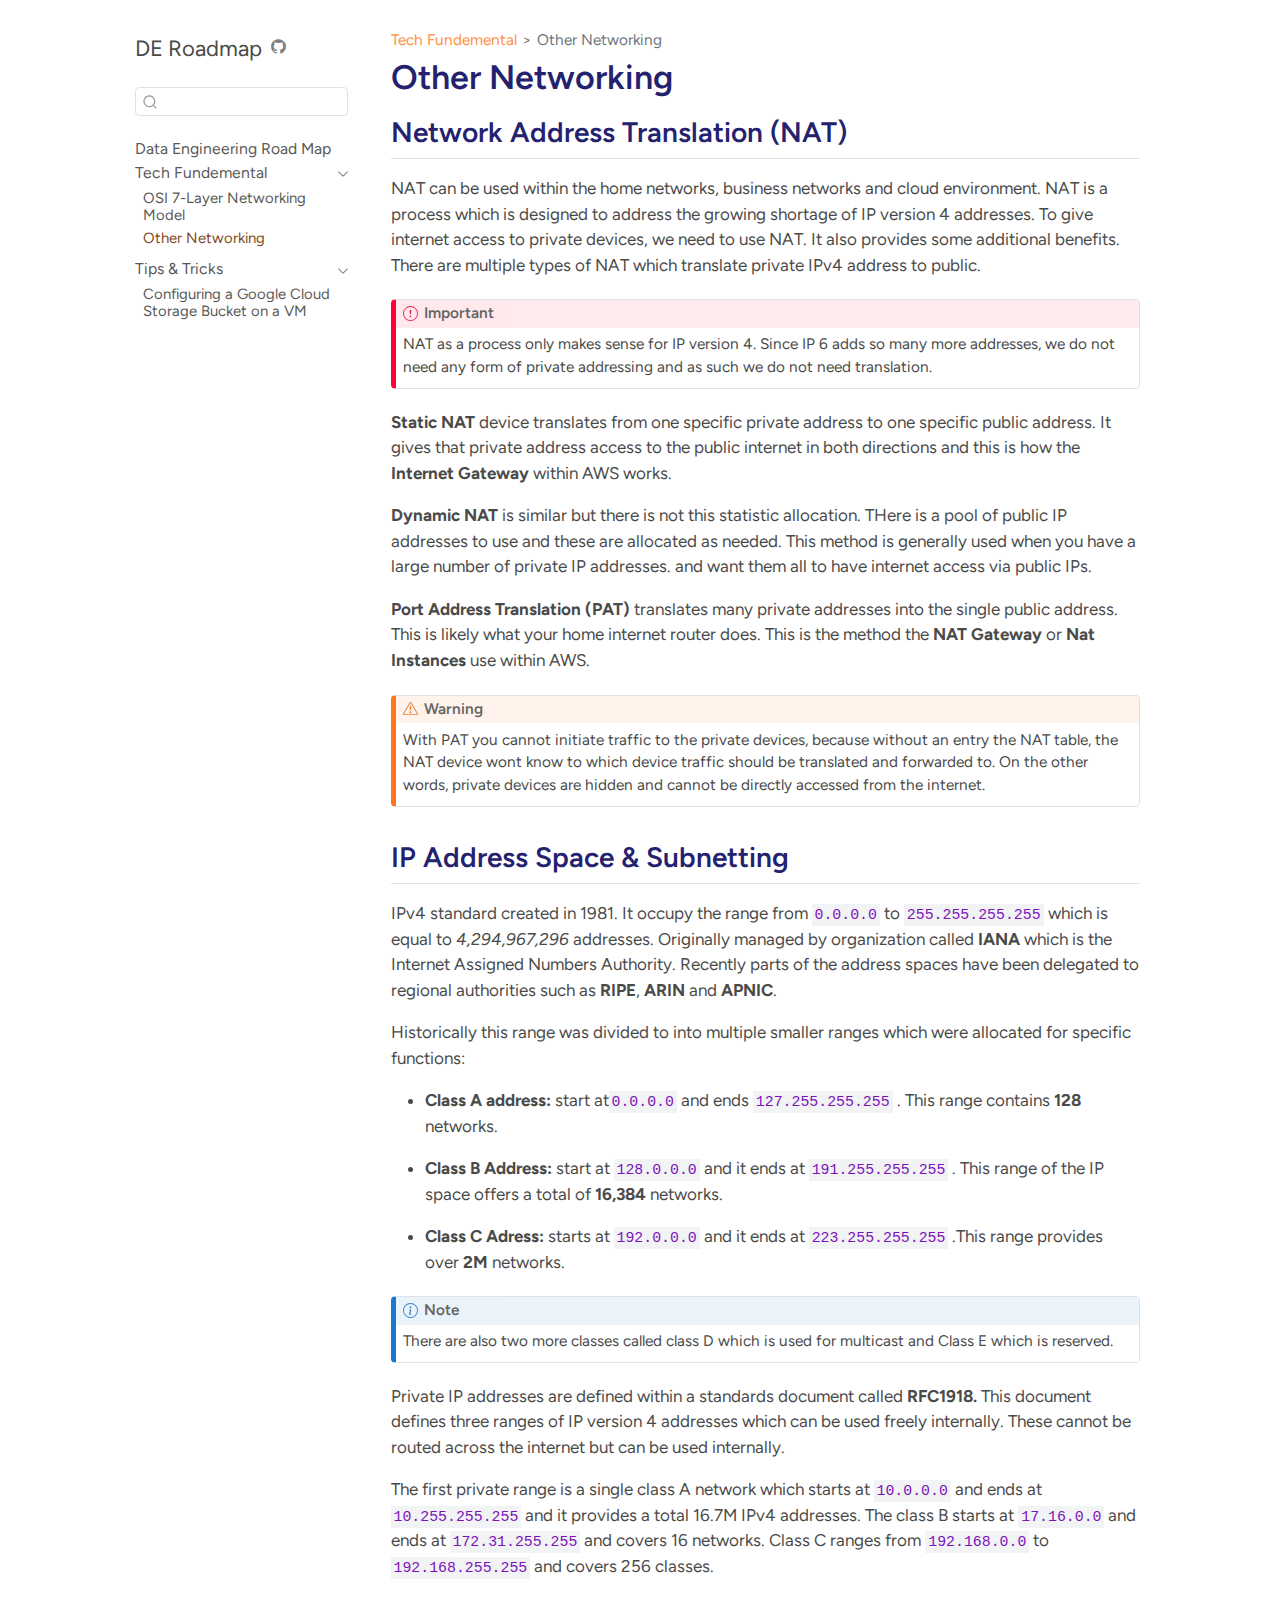
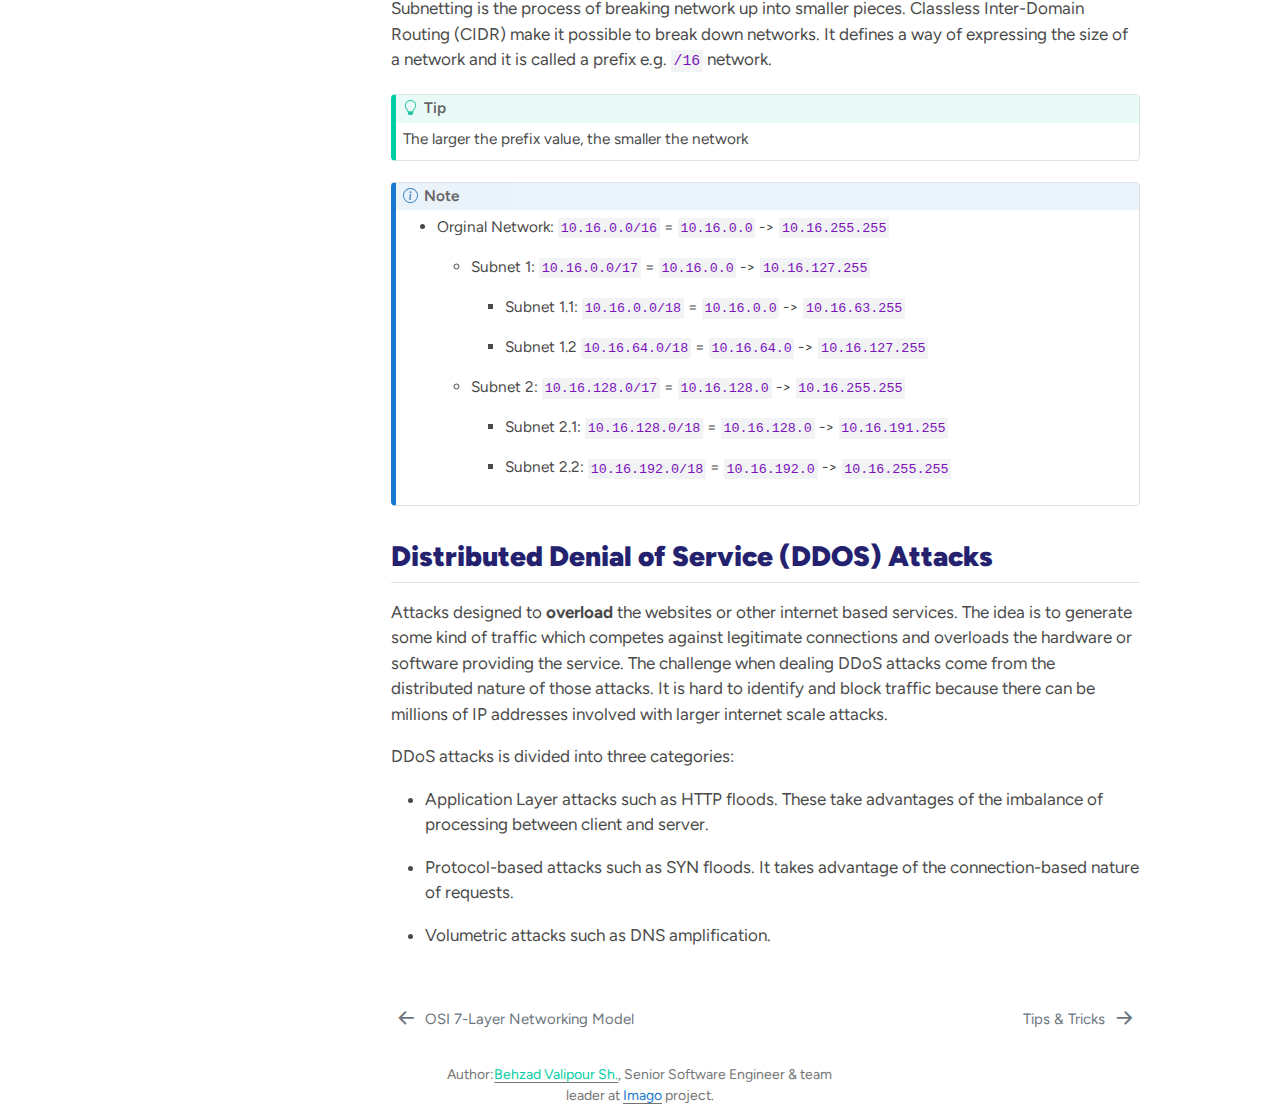
<file: docs/modules/013.Other_Networking.html>
<!DOCTYPE html>
<html xmlns="http://www.w3.org/1999/xhtml" lang="en" xml:lang="en"><head>

<meta charset="utf-8">
<meta name="generator" content="quarto-1.8.27">

<meta name="viewport" content="width=device-width, initial-scale=1.0, user-scalable=yes">


<title>Other Networking – DE Roadmap</title>
<style>
code{white-space: pre-wrap;}
span.smallcaps{font-variant: small-caps;}
div.columns{display: flex; gap: min(4vw, 1.5em);}
div.column{flex: auto; overflow-x: auto;}
div.hanging-indent{margin-left: 1.5em; text-indent: -1.5em;}
ul.task-list{list-style: none;}
ul.task-list li input[type="checkbox"] {
  width: 0.8em;
  margin: 0 0.8em 0.2em -1em; /* quarto-specific, see https://github.com/quarto-dev/quarto-cli/issues/4556 */ 
  vertical-align: middle;
}
</style>


<script src="../site_libs/quarto-nav/quarto-nav.js"></script>
<script src="../site_libs/quarto-nav/headroom.min.js"></script>
<script src="../site_libs/clipboard/clipboard.min.js"></script>
<script src="../site_libs/quarto-search/autocomplete.umd.js"></script>
<script src="../site_libs/quarto-search/fuse.min.js"></script>
<script src="../site_libs/quarto-search/quarto-search.js"></script>
<meta name="quarto:offset" content="../">
<link href="../modules/100.Tips_Tricks.html" rel="next">
<link href="../modules/012.OSI7_layers.html" rel="prev">
<link href="../assets/logos/logo.png" rel="icon" type="image/png">
<script src="../site_libs/quarto-html/quarto.js" type="module"></script>
<script src="../site_libs/quarto-html/tabsets/tabsets.js" type="module"></script>
<script src="../site_libs/quarto-html/axe/axe-check.js" type="module"></script>
<script src="../site_libs/quarto-html/popper.min.js"></script>
<script src="../site_libs/quarto-html/tippy.umd.min.js"></script>
<script src="../site_libs/quarto-html/anchor.min.js"></script>
<link href="../site_libs/quarto-html/tippy.css" rel="stylesheet">
<link href="../site_libs/quarto-html/quarto-syntax-highlighting-ed96de9b727972fe78a7b5d16c58bf87.css" rel="stylesheet" id="quarto-text-highlighting-styles">
<script src="../site_libs/bootstrap/bootstrap.min.js"></script>
<link href="../site_libs/bootstrap/bootstrap-icons.css" rel="stylesheet">
<link href="../site_libs/bootstrap/bootstrap-65456a0b87384e7fe32fcc68ec78c5e9.min.css" rel="stylesheet" append-hash="true" id="quarto-bootstrap" data-mode="light">
<script id="quarto-search-options" type="application/json">{
  "location": "sidebar",
  "copy-button": false,
  "collapse-after": 3,
  "panel-placement": "start",
  "type": "textbox",
  "limit": 50,
  "keyboard-shortcut": [
    "f",
    "/",
    "s"
  ],
  "show-item-context": false,
  "language": {
    "search-no-results-text": "No results",
    "search-matching-documents-text": "matching documents",
    "search-copy-link-title": "Copy link to search",
    "search-hide-matches-text": "Hide additional matches",
    "search-more-match-text": "more match in this document",
    "search-more-matches-text": "more matches in this document",
    "search-clear-button-title": "Clear",
    "search-text-placeholder": "",
    "search-detached-cancel-button-title": "Cancel",
    "search-submit-button-title": "Submit",
    "search-label": "Search"
  }
}</script>


</head>

<body class="nav-sidebar floating fullcontent quarto-light">

<div id="quarto-search-results"></div>
  <header id="quarto-header" class="headroom fixed-top">
  <nav class="quarto-secondary-nav">
    <div class="container-fluid d-flex">
      <button type="button" class="quarto-btn-toggle btn" data-bs-toggle="collapse" role="button" data-bs-target=".quarto-sidebar-collapse-item" aria-controls="quarto-sidebar" aria-expanded="false" aria-label="Toggle sidebar navigation" onclick="if (window.quartoToggleHeadroom) { window.quartoToggleHeadroom(); }">
        <i class="bi bi-layout-text-sidebar-reverse"></i>
      </button>
        <nav class="quarto-page-breadcrumbs" aria-label="breadcrumb"><ol class="breadcrumb"><li class="breadcrumb-item"><a href="../modules/01.Tech_Fundemental.html">Tech Fundemental</a></li><li class="breadcrumb-item"><a href="../modules/013.Other_Networking.html"><span class="chapter-title">Other Networking</span></a></li></ol></nav>
        <a class="flex-grow-1" role="navigation" data-bs-toggle="collapse" data-bs-target=".quarto-sidebar-collapse-item" aria-controls="quarto-sidebar" aria-expanded="false" aria-label="Toggle sidebar navigation" onclick="if (window.quartoToggleHeadroom) { window.quartoToggleHeadroom(); }">      
        </a>
      <button type="button" class="btn quarto-search-button" aria-label="Search" onclick="window.quartoOpenSearch();">
        <i class="bi bi-search"></i>
      </button>
    </div>
  </nav>
</header>
<!-- content -->
<div id="quarto-content" class="quarto-container page-columns page-rows-contents page-layout-article">
<!-- sidebar -->
  <nav id="quarto-sidebar" class="sidebar collapse collapse-horizontal quarto-sidebar-collapse-item sidebar-navigation floating overflow-auto">
    <div class="pt-lg-2 mt-2 text-left sidebar-header">
    <div class="sidebar-title mb-0 py-0">
      <a href="../">DE Roadmap</a> 
        <div class="sidebar-tools-main">
    <a href="https://github.com/behzad89/Data_Engineeing_Road_Map" title="Source Code" class="quarto-navigation-tool px-1" aria-label="Source Code"><i class="bi bi-github"></i></a>
</div>
    </div>
      </div>
        <div class="mt-2 flex-shrink-0 align-items-center">
        <div class="sidebar-search">
        <div id="quarto-search" class="" title="Search"></div>
        </div>
        </div>
    <div class="sidebar-menu-container"> 
    <ul class="list-unstyled mt-1">
        <li class="sidebar-item">
  <div class="sidebar-item-container"> 
  <a href="../index.html" class="sidebar-item-text sidebar-link"><span class="chapter-title">Data Engineering Road Map</span></a>
  </div>
</li>
        <li class="sidebar-item sidebar-item-section">
      <div class="sidebar-item-container"> 
            <a href="../modules/01.Tech_Fundemental.html" class="sidebar-item-text sidebar-link">
 <span class="menu-text">Tech Fundemental</span></a>
          <a class="sidebar-item-toggle text-start" data-bs-toggle="collapse" data-bs-target="#quarto-sidebar-section-1" role="navigation" aria-expanded="true" aria-label="Toggle section">
            <i class="bi bi-chevron-right ms-2"></i>
          </a> 
      </div>
      <ul id="quarto-sidebar-section-1" class="collapse list-unstyled sidebar-section depth1 show">  
          <li class="sidebar-item">
  <div class="sidebar-item-container"> 
  <a href="../modules/012.OSI7_layers.html" class="sidebar-item-text sidebar-link"><span class="chapter-title">OSI 7-Layer Networking Model</span></a>
  </div>
</li>
          <li class="sidebar-item">
  <div class="sidebar-item-container"> 
  <a href="../modules/013.Other_Networking.html" class="sidebar-item-text sidebar-link active"><span class="chapter-title">Other Networking</span></a>
  </div>
</li>
      </ul>
  </li>
        <li class="sidebar-item sidebar-item-section">
      <div class="sidebar-item-container"> 
            <a href="../modules/100.Tips_Tricks.html" class="sidebar-item-text sidebar-link">
 <span class="menu-text">Tips &amp; Tricks</span></a>
          <a class="sidebar-item-toggle text-start" data-bs-toggle="collapse" data-bs-target="#quarto-sidebar-section-2" role="navigation" aria-expanded="true" aria-label="Toggle section">
            <i class="bi bi-chevron-right ms-2"></i>
          </a> 
      </div>
      <ul id="quarto-sidebar-section-2" class="collapse list-unstyled sidebar-section depth1 show">  
          <li class="sidebar-item">
  <div class="sidebar-item-container"> 
  <a href="../modules/101.GCP.html" class="sidebar-item-text sidebar-link"><span class="chapter-title">Configuring a Google Cloud Storage Bucket on a VM</span></a>
  </div>
</li>
      </ul>
  </li>
    </ul>
    </div>
</nav>
<div id="quarto-sidebar-glass" class="quarto-sidebar-collapse-item" data-bs-toggle="collapse" data-bs-target=".quarto-sidebar-collapse-item"></div>
<!-- margin-sidebar -->
    
<!-- main -->
<main class="content" id="quarto-document-content">

<header id="title-block-header" class="quarto-title-block default"><nav class="quarto-page-breadcrumbs quarto-title-breadcrumbs d-none d-lg-block" aria-label="breadcrumb"><ol class="breadcrumb"><li class="breadcrumb-item"><a href="../modules/01.Tech_Fundemental.html">Tech Fundemental</a></li><li class="breadcrumb-item"><a href="../modules/013.Other_Networking.html"><span class="chapter-title">Other Networking</span></a></li></ol></nav>
<div class="quarto-title">
<h1 class="title"><span class="chapter-title">Other Networking</span></h1>
</div>



<div class="quarto-title-meta">

    
  
    
  </div>
  


</header>


<section id="network-address-translation-nat" class="level2">
<h2 class="anchored" data-anchor-id="network-address-translation-nat">Network Address Translation (NAT)</h2>
<p>NAT can be used within the home networks, business networks and cloud environment. NAT is a process which is designed to address the growing shortage of IP version 4 addresses. To give internet access to private devices, we need to use NAT. It also provides some additional benefits. There are multiple types of NAT which translate private IPv4 address to public.</p>
<div class="callout callout-style-default callout-important callout-titled">
<div class="callout-header d-flex align-content-center">
<div class="callout-icon-container">
<i class="callout-icon"></i>
</div>
<div class="callout-title-container flex-fill">
Important
</div>
</div>
<div class="callout-body-container callout-body">
<p>NAT as a process only makes sense for IP version 4. Since IP 6 adds so many more addresses, we do not need any form of private addressing and as such we do not need translation.</p>
</div>
</div>
<p><strong>Static NAT</strong> device translates from one specific private address to one specific public address. It gives that private address access to the public internet in both directions and this is how the <strong>Internet Gateway</strong> within AWS works.</p>
<p><strong>Dynamic NAT</strong> is similar but there is not this statistic allocation. THere is a pool of public IP addresses to use and these are allocated as needed. This method is generally used when you have a large number of private IP addresses. and want them all to have internet access via public IPs.</p>
<p><strong>Port Address Translation (PAT)</strong> translates many private addresses into the single public address. This is likely what your home internet router does. This is the method the <strong>NAT Gateway</strong> or <strong>Nat Instances</strong> use within AWS.</p>
<div class="callout callout-style-default callout-warning callout-titled">
<div class="callout-header d-flex align-content-center">
<div class="callout-icon-container">
<i class="callout-icon"></i>
</div>
<div class="callout-title-container flex-fill">
Warning
</div>
</div>
<div class="callout-body-container callout-body">
<p>With PAT you cannot initiate traffic to the private devices, because without an entry the NAT table, the NAT device wont know to which device traffic should be translated and forwarded to. On the other words, private devices are hidden and cannot be directly accessed from the internet.</p>
</div>
</div>
</section>
<section id="ip-address-space-subnetting" class="level2">
<h2 class="anchored" data-anchor-id="ip-address-space-subnetting">IP Address Space &amp; Subnetting</h2>
<p>IPv4 standard created in 1981. It occupy the range from <code>0.0.0.0</code> to <code>255.255.255.255</code> which is equal to <em>4,294,967,296</em> addresses. Originally managed by organization called <strong>IANA</strong> which is the Internet Assigned Numbers Authority. Recently parts of the address spaces have been delegated to regional authorities such as <strong>RIPE</strong>, <strong>ARIN</strong> and <strong>APNIC</strong>.</p>
<p>Historically this range was divided to into multiple smaller ranges which were allocated for specific functions:</p>
<ul>
<li><p><strong>Class A address:</strong> start at<code>0.0.0.0</code> and ends <code>127.255.255.255</code> . This range contains <strong>128</strong> networks.</p></li>
<li><p><strong>Class B Address:</strong> start at <code>128.0.0.0</code> and it ends at <code>191.255.255.255</code> . This range of the IP space offers a total of <strong>16,384</strong> networks.</p></li>
<li><p><strong>Class C Adress:</strong> starts at <code>192.0.0.0</code> and it ends at <code>223.255.255.255</code> .This range provides over <strong>2M</strong> networks.</p></li>
</ul>
<div class="callout callout-style-default callout-note callout-titled">
<div class="callout-header d-flex align-content-center">
<div class="callout-icon-container">
<i class="callout-icon"></i>
</div>
<div class="callout-title-container flex-fill">
Note
</div>
</div>
<div class="callout-body-container callout-body">
<p>There are also two more classes called class D which is used for multicast and Class E which is reserved.</p>
</div>
</div>
<p>Private IP addresses are defined within a standards document called <strong>RFC1918.</strong> This document defines three ranges of IP version 4 addresses which can be used freely internally. These cannot be routed across the internet but can be used internally.</p>
<p>The first private range is a single class A network which starts at <code>10.0.0.0</code> and ends at <code>10.255.255.255</code> and it provides a total 16.7M IPv4 addresses. The class B starts at <code>17.16.0.0</code> and ends at <code>172.31.255.255</code> and covers 16 networks. Class C ranges from <code>192.168.0.0</code> to <code>192.168.255.255</code> and covers 256 classes.</p>
<p>Subnetting is the process of breaking network up into smaller pieces. Classless Inter-Domain Routing (CIDR) make it possible to break down networks. It defines a way of expressing the size of a network and it is called a prefix e.g.&nbsp;<code>/16</code> network.</p>
<div class="callout callout-style-default callout-tip callout-titled">
<div class="callout-header d-flex align-content-center">
<div class="callout-icon-container">
<i class="callout-icon"></i>
</div>
<div class="callout-title-container flex-fill">
Tip
</div>
</div>
<div class="callout-body-container callout-body">
<p>The larger the prefix value, the smaller the network</p>
</div>
</div>
<div class="callout callout-style-default callout-note callout-titled">
<div class="callout-header d-flex align-content-center">
<div class="callout-icon-container">
<i class="callout-icon"></i>
</div>
<div class="callout-title-container flex-fill">
Note
</div>
</div>
<div class="callout-body-container callout-body">
<ul>
<li><p>Orginal Network: <code>10.16.0.0/16</code> = <code>10.16.0.0</code> -&gt; <code>10.16.255.255</code></p>
<ul>
<li><p>Subnet 1: <code>10.16.0.0/17</code> = <code>10.16.0.0</code> -&gt; <code>10.16.127.255</code></p>
<ul>
<li><p>Subnet 1.1: <code>10.16.0.0/18</code> = <code>10.16.0.0</code> -&gt; <code>10.16.63.255</code></p></li>
<li><p>Subnet 1.2 <code>10.16.64.0/18</code> = <code>10.16.64.0</code> -&gt; <code>10.16.127.255</code></p></li>
</ul></li>
<li><p>Subnet 2: <code>10.16.128.0/17</code> = <code>10.16.128.0</code> -&gt; <code>10.16.255.255</code></p>
<ul>
<li><p>Subnet 2.1: <code>10.16.128.0/18</code> = <code>10.16.128.0</code> -&gt; <code>10.16.191.255</code></p></li>
<li><p>Subnet 2.2: <code>10.16.192.0/18</code> = <code>10.16.192.0</code> -&gt; <code>10.16.255.255</code></p></li>
</ul></li>
</ul></li>
</ul>
</div>
</div>
</section>
<section id="distributed-denial-of-service-ddos-attacks" class="level2">
<h2 class="anchored" data-anchor-id="distributed-denial-of-service-ddos-attacks"><strong>Distributed Denial of Service (DDOS) Attacks</strong></h2>
<p>Attacks designed to <strong>overload</strong> the websites or other internet based services. The idea is to generate some kind of traffic which competes against legitimate connections and overloads the hardware or software providing the service. The challenge when dealing DDoS attacks come from the distributed nature of those attacks. It is hard to identify and block traffic because there can be millions of IP addresses involved with larger internet scale attacks.</p>
<p>DDoS attacks is divided into three categories:</p>
<ul>
<li><p>Application Layer attacks such as HTTP floods. These take advantages of the imbalance of processing between client and server.</p></li>
<li><p>Protocol-based attacks such as SYN floods. It takes advantage of the connection-based nature of requests.</p></li>
<li><p>Volumetric attacks such as DNS amplification.</p></li>
</ul>


</section>

</main> <!-- /main -->
<script id="quarto-html-after-body" type="application/javascript">
  window.document.addEventListener("DOMContentLoaded", function (event) {
    const icon = "";
    const anchorJS = new window.AnchorJS();
    anchorJS.options = {
      placement: 'right',
      icon: icon
    };
    anchorJS.add('.anchored');
    const isCodeAnnotation = (el) => {
      for (const clz of el.classList) {
        if (clz.startsWith('code-annotation-')) {                     
          return true;
        }
      }
      return false;
    }
    const onCopySuccess = function(e) {
      // button target
      const button = e.trigger;
      // don't keep focus
      button.blur();
      // flash "checked"
      button.classList.add('code-copy-button-checked');
      var currentTitle = button.getAttribute("title");
      button.setAttribute("title", "Copied!");
      let tooltip;
      if (window.bootstrap) {
        button.setAttribute("data-bs-toggle", "tooltip");
        button.setAttribute("data-bs-placement", "left");
        button.setAttribute("data-bs-title", "Copied!");
        tooltip = new bootstrap.Tooltip(button, 
          { trigger: "manual", 
            customClass: "code-copy-button-tooltip",
            offset: [0, -8]});
        tooltip.show();    
      }
      setTimeout(function() {
        if (tooltip) {
          tooltip.hide();
          button.removeAttribute("data-bs-title");
          button.removeAttribute("data-bs-toggle");
          button.removeAttribute("data-bs-placement");
        }
        button.setAttribute("title", currentTitle);
        button.classList.remove('code-copy-button-checked');
      }, 1000);
      // clear code selection
      e.clearSelection();
    }
    const getTextToCopy = function(trigger) {
      const outerScaffold = trigger.parentElement.cloneNode(true);
      const codeEl = outerScaffold.querySelector('code');
      for (const childEl of codeEl.children) {
        if (isCodeAnnotation(childEl)) {
          childEl.remove();
        }
      }
      return codeEl.innerText;
    }
    const clipboard = new window.ClipboardJS('.code-copy-button:not([data-in-quarto-modal])', {
      text: getTextToCopy
    });
    clipboard.on('success', onCopySuccess);
    if (window.document.getElementById('quarto-embedded-source-code-modal')) {
      const clipboardModal = new window.ClipboardJS('.code-copy-button[data-in-quarto-modal]', {
        text: getTextToCopy,
        container: window.document.getElementById('quarto-embedded-source-code-modal')
      });
      clipboardModal.on('success', onCopySuccess);
    }
      var localhostRegex = new RegExp(/^(?:http|https):\/\/localhost\:?[0-9]*\//);
      var mailtoRegex = new RegExp(/^mailto:/);
        var filterRegex = new RegExp('/' + window.location.host + '/');
      var isInternal = (href) => {
          return filterRegex.test(href) || localhostRegex.test(href) || mailtoRegex.test(href);
      }
      // Inspect non-navigation links and adorn them if external
     var links = window.document.querySelectorAll('a[href]:not(.nav-link):not(.navbar-brand):not(.toc-action):not(.sidebar-link):not(.sidebar-item-toggle):not(.pagination-link):not(.no-external):not([aria-hidden]):not(.dropdown-item):not(.quarto-navigation-tool):not(.about-link)');
      for (var i=0; i<links.length; i++) {
        const link = links[i];
        if (!isInternal(link.href)) {
          // undo the damage that might have been done by quarto-nav.js in the case of
          // links that we want to consider external
          if (link.dataset.originalHref !== undefined) {
            link.href = link.dataset.originalHref;
          }
        }
      }
    function tippyHover(el, contentFn, onTriggerFn, onUntriggerFn) {
      const config = {
        allowHTML: true,
        maxWidth: 500,
        delay: 100,
        arrow: false,
        appendTo: function(el) {
            return el.parentElement;
        },
        interactive: true,
        interactiveBorder: 10,
        theme: 'quarto',
        placement: 'bottom-start',
      };
      if (contentFn) {
        config.content = contentFn;
      }
      if (onTriggerFn) {
        config.onTrigger = onTriggerFn;
      }
      if (onUntriggerFn) {
        config.onUntrigger = onUntriggerFn;
      }
      window.tippy(el, config); 
    }
    const noterefs = window.document.querySelectorAll('a[role="doc-noteref"]');
    for (var i=0; i<noterefs.length; i++) {
      const ref = noterefs[i];
      tippyHover(ref, function() {
        // use id or data attribute instead here
        let href = ref.getAttribute('data-footnote-href') || ref.getAttribute('href');
        try { href = new URL(href).hash; } catch {}
        const id = href.replace(/^#\/?/, "");
        const note = window.document.getElementById(id);
        if (note) {
          return note.innerHTML;
        } else {
          return "";
        }
      });
    }
    const xrefs = window.document.querySelectorAll('a.quarto-xref');
    const processXRef = (id, note) => {
      // Strip column container classes
      const stripColumnClz = (el) => {
        el.classList.remove("page-full", "page-columns");
        if (el.children) {
          for (const child of el.children) {
            stripColumnClz(child);
          }
        }
      }
      stripColumnClz(note)
      if (id === null || id.startsWith('sec-')) {
        // Special case sections, only their first couple elements
        const container = document.createElement("div");
        if (note.children && note.children.length > 2) {
          container.appendChild(note.children[0].cloneNode(true));
          for (let i = 1; i < note.children.length; i++) {
            const child = note.children[i];
            if (child.tagName === "P" && child.innerText === "") {
              continue;
            } else {
              container.appendChild(child.cloneNode(true));
              break;
            }
          }
          if (window.Quarto?.typesetMath) {
            window.Quarto.typesetMath(container);
          }
          return container.innerHTML
        } else {
          if (window.Quarto?.typesetMath) {
            window.Quarto.typesetMath(note);
          }
          return note.innerHTML;
        }
      } else {
        // Remove any anchor links if they are present
        const anchorLink = note.querySelector('a.anchorjs-link');
        if (anchorLink) {
          anchorLink.remove();
        }
        if (window.Quarto?.typesetMath) {
          window.Quarto.typesetMath(note);
        }
        if (note.classList.contains("callout")) {
          return note.outerHTML;
        } else {
          return note.innerHTML;
        }
      }
    }
    for (var i=0; i<xrefs.length; i++) {
      const xref = xrefs[i];
      tippyHover(xref, undefined, function(instance) {
        instance.disable();
        let url = xref.getAttribute('href');
        let hash = undefined; 
        if (url.startsWith('#')) {
          hash = url;
        } else {
          try { hash = new URL(url).hash; } catch {}
        }
        if (hash) {
          const id = hash.replace(/^#\/?/, "");
          const note = window.document.getElementById(id);
          if (note !== null) {
            try {
              const html = processXRef(id, note.cloneNode(true));
              instance.setContent(html);
            } finally {
              instance.enable();
              instance.show();
            }
          } else {
            // See if we can fetch this
            fetch(url.split('#')[0])
            .then(res => res.text())
            .then(html => {
              const parser = new DOMParser();
              const htmlDoc = parser.parseFromString(html, "text/html");
              const note = htmlDoc.getElementById(id);
              if (note !== null) {
                const html = processXRef(id, note);
                instance.setContent(html);
              } 
            }).finally(() => {
              instance.enable();
              instance.show();
            });
          }
        } else {
          // See if we can fetch a full url (with no hash to target)
          // This is a special case and we should probably do some content thinning / targeting
          fetch(url)
          .then(res => res.text())
          .then(html => {
            const parser = new DOMParser();
            const htmlDoc = parser.parseFromString(html, "text/html");
            const note = htmlDoc.querySelector('main.content');
            if (note !== null) {
              // This should only happen for chapter cross references
              // (since there is no id in the URL)
              // remove the first header
              if (note.children.length > 0 && note.children[0].tagName === "HEADER") {
                note.children[0].remove();
              }
              const html = processXRef(null, note);
              instance.setContent(html);
            } 
          }).finally(() => {
            instance.enable();
            instance.show();
          });
        }
      }, function(instance) {
      });
    }
        let selectedAnnoteEl;
        const selectorForAnnotation = ( cell, annotation) => {
          let cellAttr = 'data-code-cell="' + cell + '"';
          let lineAttr = 'data-code-annotation="' +  annotation + '"';
          const selector = 'span[' + cellAttr + '][' + lineAttr + ']';
          return selector;
        }
        const selectCodeLines = (annoteEl) => {
          const doc = window.document;
          const targetCell = annoteEl.getAttribute("data-target-cell");
          const targetAnnotation = annoteEl.getAttribute("data-target-annotation");
          const annoteSpan = window.document.querySelector(selectorForAnnotation(targetCell, targetAnnotation));
          const lines = annoteSpan.getAttribute("data-code-lines").split(",");
          const lineIds = lines.map((line) => {
            return targetCell + "-" + line;
          })
          let top = null;
          let height = null;
          let parent = null;
          if (lineIds.length > 0) {
              //compute the position of the single el (top and bottom and make a div)
              const el = window.document.getElementById(lineIds[0]);
              top = el.offsetTop;
              height = el.offsetHeight;
              parent = el.parentElement.parentElement;
            if (lineIds.length > 1) {
              const lastEl = window.document.getElementById(lineIds[lineIds.length - 1]);
              const bottom = lastEl.offsetTop + lastEl.offsetHeight;
              height = bottom - top;
            }
            if (top !== null && height !== null && parent !== null) {
              // cook up a div (if necessary) and position it 
              let div = window.document.getElementById("code-annotation-line-highlight");
              if (div === null) {
                div = window.document.createElement("div");
                div.setAttribute("id", "code-annotation-line-highlight");
                div.style.position = 'absolute';
                parent.appendChild(div);
              }
              div.style.top = top - 2 + "px";
              div.style.height = height + 4 + "px";
              div.style.left = 0;
              let gutterDiv = window.document.getElementById("code-annotation-line-highlight-gutter");
              if (gutterDiv === null) {
                gutterDiv = window.document.createElement("div");
                gutterDiv.setAttribute("id", "code-annotation-line-highlight-gutter");
                gutterDiv.style.position = 'absolute';
                const codeCell = window.document.getElementById(targetCell);
                const gutter = codeCell.querySelector('.code-annotation-gutter');
                gutter.appendChild(gutterDiv);
              }
              gutterDiv.style.top = top - 2 + "px";
              gutterDiv.style.height = height + 4 + "px";
            }
            selectedAnnoteEl = annoteEl;
          }
        };
        const unselectCodeLines = () => {
          const elementsIds = ["code-annotation-line-highlight", "code-annotation-line-highlight-gutter"];
          elementsIds.forEach((elId) => {
            const div = window.document.getElementById(elId);
            if (div) {
              div.remove();
            }
          });
          selectedAnnoteEl = undefined;
        };
          // Handle positioning of the toggle
      window.addEventListener(
        "resize",
        throttle(() => {
          elRect = undefined;
          if (selectedAnnoteEl) {
            selectCodeLines(selectedAnnoteEl);
          }
        }, 10)
      );
      function throttle(fn, ms) {
      let throttle = false;
      let timer;
        return (...args) => {
          if(!throttle) { // first call gets through
              fn.apply(this, args);
              throttle = true;
          } else { // all the others get throttled
              if(timer) clearTimeout(timer); // cancel #2
              timer = setTimeout(() => {
                fn.apply(this, args);
                timer = throttle = false;
              }, ms);
          }
        };
      }
        // Attach click handler to the DT
        const annoteDls = window.document.querySelectorAll('dt[data-target-cell]');
        for (const annoteDlNode of annoteDls) {
          annoteDlNode.addEventListener('click', (event) => {
            const clickedEl = event.target;
            if (clickedEl !== selectedAnnoteEl) {
              unselectCodeLines();
              const activeEl = window.document.querySelector('dt[data-target-cell].code-annotation-active');
              if (activeEl) {
                activeEl.classList.remove('code-annotation-active');
              }
              selectCodeLines(clickedEl);
              clickedEl.classList.add('code-annotation-active');
            } else {
              // Unselect the line
              unselectCodeLines();
              clickedEl.classList.remove('code-annotation-active');
            }
          });
        }
    const findCites = (el) => {
      const parentEl = el.parentElement;
      if (parentEl) {
        const cites = parentEl.dataset.cites;
        if (cites) {
          return {
            el,
            cites: cites.split(' ')
          };
        } else {
          return findCites(el.parentElement)
        }
      } else {
        return undefined;
      }
    };
    var bibliorefs = window.document.querySelectorAll('a[role="doc-biblioref"]');
    for (var i=0; i<bibliorefs.length; i++) {
      const ref = bibliorefs[i];
      const citeInfo = findCites(ref);
      if (citeInfo) {
        tippyHover(citeInfo.el, function() {
          var popup = window.document.createElement('div');
          citeInfo.cites.forEach(function(cite) {
            var citeDiv = window.document.createElement('div');
            citeDiv.classList.add('hanging-indent');
            citeDiv.classList.add('csl-entry');
            var biblioDiv = window.document.getElementById('ref-' + cite);
            if (biblioDiv) {
              citeDiv.innerHTML = biblioDiv.innerHTML;
            }
            popup.appendChild(citeDiv);
          });
          return popup.innerHTML;
        });
      }
    }
  });
  </script>
<nav class="page-navigation">
  <div class="nav-page nav-page-previous">
      <a href="../modules/012.OSI7_layers.html" class="pagination-link" aria-label="OSI 7-Layer Networking Model">
        <i class="bi bi-arrow-left-short"></i> <span class="nav-page-text"><span class="chapter-title">OSI 7-Layer Networking Model</span></span>
      </a>          
  </div>
  <div class="nav-page nav-page-next">
      <a href="../modules/100.Tips_Tricks.html" class="pagination-link" aria-label="Tips &amp; Tricks">
        <span class="nav-page-text">Tips &amp; Tricks</span> <i class="bi bi-arrow-right-short"></i>
      </a>
  </div>
</nav>
</div> <!-- /content -->
<footer class="footer">
  <div class="nav-footer">
    <div class="nav-footer-left">
      &nbsp;
    </div>   
    <div class="nav-footer-center">
<p>Author:<a href="https://behzad-valipour.netlify.app"><span class="green">Behzad Valipour Sh.</span></a>, Senior Software Engineer &amp; team leader at <a href="https://imago.ac.uk"><span class="blue">Imago</span></a> project.</p>
</div>
    <div class="nav-footer-right">
      &nbsp;
    </div>
  </div>
</footer>




</body></html>
</file>
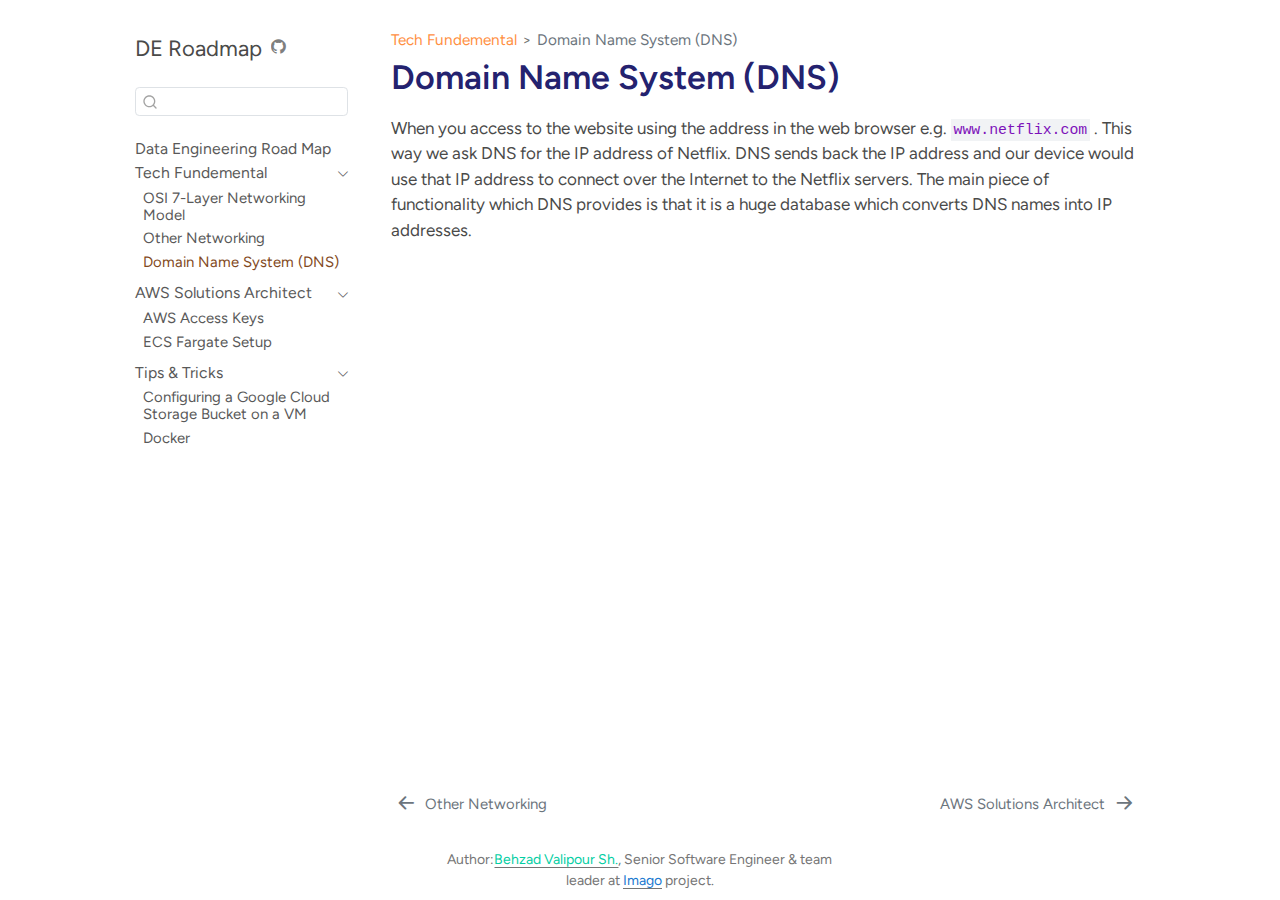
<file: docs/modules/014.DNS.html>
<!DOCTYPE html>
<html xmlns="http://www.w3.org/1999/xhtml" lang="en" xml:lang="en"><head>

<meta charset="utf-8">
<meta name="generator" content="quarto-1.8.27">

<meta name="viewport" content="width=device-width, initial-scale=1.0, user-scalable=yes">


<title>Domain Name System (DNS) – DE Roadmap</title>
<style>
code{white-space: pre-wrap;}
span.smallcaps{font-variant: small-caps;}
div.columns{display: flex; gap: min(4vw, 1.5em);}
div.column{flex: auto; overflow-x: auto;}
div.hanging-indent{margin-left: 1.5em; text-indent: -1.5em;}
ul.task-list{list-style: none;}
ul.task-list li input[type="checkbox"] {
  width: 0.8em;
  margin: 0 0.8em 0.2em -1em; /* quarto-specific, see https://github.com/quarto-dev/quarto-cli/issues/4556 */ 
  vertical-align: middle;
}
</style>


<script src="../site_libs/quarto-nav/quarto-nav.js"></script>
<script src="../site_libs/quarto-nav/headroom.min.js"></script>
<script src="../site_libs/clipboard/clipboard.min.js"></script>
<script src="../site_libs/quarto-search/autocomplete.umd.js"></script>
<script src="../site_libs/quarto-search/fuse.min.js"></script>
<script src="../site_libs/quarto-search/quarto-search.js"></script>
<meta name="quarto:offset" content="../">
<link href="../modules/02.AWS_Arch.html" rel="next">
<link href="../modules/013.Other_Networking.html" rel="prev">
<link href="../assets/logos/logo.png" rel="icon" type="image/png">
<script src="../site_libs/quarto-html/quarto.js" type="module"></script>
<script src="../site_libs/quarto-html/tabsets/tabsets.js" type="module"></script>
<script src="../site_libs/quarto-html/axe/axe-check.js" type="module"></script>
<script src="../site_libs/quarto-html/popper.min.js"></script>
<script src="../site_libs/quarto-html/tippy.umd.min.js"></script>
<script src="../site_libs/quarto-html/anchor.min.js"></script>
<link href="../site_libs/quarto-html/tippy.css" rel="stylesheet">
<link href="../site_libs/quarto-html/quarto-syntax-highlighting-ed96de9b727972fe78a7b5d16c58bf87.css" rel="stylesheet" id="quarto-text-highlighting-styles">
<script src="../site_libs/bootstrap/bootstrap.min.js"></script>
<link href="../site_libs/bootstrap/bootstrap-icons.css" rel="stylesheet">
<link href="../site_libs/bootstrap/bootstrap-65456a0b87384e7fe32fcc68ec78c5e9.min.css" rel="stylesheet" append-hash="true" id="quarto-bootstrap" data-mode="light">
<script id="quarto-search-options" type="application/json">{
  "location": "sidebar",
  "copy-button": false,
  "collapse-after": 3,
  "panel-placement": "start",
  "type": "textbox",
  "limit": 50,
  "keyboard-shortcut": [
    "f",
    "/",
    "s"
  ],
  "show-item-context": false,
  "language": {
    "search-no-results-text": "No results",
    "search-matching-documents-text": "matching documents",
    "search-copy-link-title": "Copy link to search",
    "search-hide-matches-text": "Hide additional matches",
    "search-more-match-text": "more match in this document",
    "search-more-matches-text": "more matches in this document",
    "search-clear-button-title": "Clear",
    "search-text-placeholder": "",
    "search-detached-cancel-button-title": "Cancel",
    "search-submit-button-title": "Submit",
    "search-label": "Search"
  }
}</script>


</head>

<body class="nav-sidebar floating fullcontent quarto-light">

<div id="quarto-search-results"></div>
  <header id="quarto-header" class="headroom fixed-top">
  <nav class="quarto-secondary-nav">
    <div class="container-fluid d-flex">
      <button type="button" class="quarto-btn-toggle btn" data-bs-toggle="collapse" role="button" data-bs-target=".quarto-sidebar-collapse-item" aria-controls="quarto-sidebar" aria-expanded="false" aria-label="Toggle sidebar navigation" onclick="if (window.quartoToggleHeadroom) { window.quartoToggleHeadroom(); }">
        <i class="bi bi-layout-text-sidebar-reverse"></i>
      </button>
        <nav class="quarto-page-breadcrumbs" aria-label="breadcrumb"><ol class="breadcrumb"><li class="breadcrumb-item"><a href="../modules/01.Tech_Fundemental.html">Tech Fundemental</a></li><li class="breadcrumb-item"><a href="../modules/014.DNS.html"><span class="chapter-title">Domain Name System (DNS)</span></a></li></ol></nav>
        <a class="flex-grow-1" role="navigation" data-bs-toggle="collapse" data-bs-target=".quarto-sidebar-collapse-item" aria-controls="quarto-sidebar" aria-expanded="false" aria-label="Toggle sidebar navigation" onclick="if (window.quartoToggleHeadroom) { window.quartoToggleHeadroom(); }">      
        </a>
      <button type="button" class="btn quarto-search-button" aria-label="Search" onclick="window.quartoOpenSearch();">
        <i class="bi bi-search"></i>
      </button>
    </div>
  </nav>
</header>
<!-- content -->
<div id="quarto-content" class="quarto-container page-columns page-rows-contents page-layout-article">
<!-- sidebar -->
  <nav id="quarto-sidebar" class="sidebar collapse collapse-horizontal quarto-sidebar-collapse-item sidebar-navigation floating overflow-auto">
    <div class="pt-lg-2 mt-2 text-left sidebar-header">
    <div class="sidebar-title mb-0 py-0">
      <a href="../">DE Roadmap</a> 
        <div class="sidebar-tools-main">
    <a href="https://github.com/behzad89/Data_Engineeing_Road_Map" title="Source Code" class="quarto-navigation-tool px-1" aria-label="Source Code"><i class="bi bi-github"></i></a>
</div>
    </div>
      </div>
        <div class="mt-2 flex-shrink-0 align-items-center">
        <div class="sidebar-search">
        <div id="quarto-search" class="" title="Search"></div>
        </div>
        </div>
    <div class="sidebar-menu-container"> 
    <ul class="list-unstyled mt-1">
        <li class="sidebar-item">
  <div class="sidebar-item-container"> 
  <a href="../index.html" class="sidebar-item-text sidebar-link"><span class="chapter-title">Data Engineering Road Map</span></a>
  </div>
</li>
        <li class="sidebar-item sidebar-item-section">
      <div class="sidebar-item-container"> 
            <a href="../modules/01.Tech_Fundemental.html" class="sidebar-item-text sidebar-link">
 <span class="menu-text">Tech Fundemental</span></a>
          <a class="sidebar-item-toggle text-start" data-bs-toggle="collapse" data-bs-target="#quarto-sidebar-section-1" role="navigation" aria-expanded="true" aria-label="Toggle section">
            <i class="bi bi-chevron-right ms-2"></i>
          </a> 
      </div>
      <ul id="quarto-sidebar-section-1" class="collapse list-unstyled sidebar-section depth1 show">  
          <li class="sidebar-item">
  <div class="sidebar-item-container"> 
  <a href="../modules/012.OSI7_layers.html" class="sidebar-item-text sidebar-link"><span class="chapter-title">OSI 7-Layer Networking Model</span></a>
  </div>
</li>
          <li class="sidebar-item">
  <div class="sidebar-item-container"> 
  <a href="../modules/013.Other_Networking.html" class="sidebar-item-text sidebar-link"><span class="chapter-title">Other Networking</span></a>
  </div>
</li>
          <li class="sidebar-item">
  <div class="sidebar-item-container"> 
  <a href="../modules/014.DNS.html" class="sidebar-item-text sidebar-link active"><span class="chapter-title">Domain Name System (DNS)</span></a>
  </div>
</li>
      </ul>
  </li>
        <li class="sidebar-item sidebar-item-section">
      <div class="sidebar-item-container"> 
            <a href="../modules/02.AWS_Arch.html" class="sidebar-item-text sidebar-link">
 <span class="menu-text">AWS Solutions Architect</span></a>
          <a class="sidebar-item-toggle text-start" data-bs-toggle="collapse" data-bs-target="#quarto-sidebar-section-2" role="navigation" aria-expanded="true" aria-label="Toggle section">
            <i class="bi bi-chevron-right ms-2"></i>
          </a> 
      </div>
      <ul id="quarto-sidebar-section-2" class="collapse list-unstyled sidebar-section depth1 show">  
          <li class="sidebar-item">
  <div class="sidebar-item-container"> 
  <a href="../modules/021.AWS_Access_Key.html" class="sidebar-item-text sidebar-link"><span class="chapter-title">AWS Access Keys</span></a>
  </div>
</li>
          <li class="sidebar-item">
  <div class="sidebar-item-container"> 
  <a href="../modules/022.AWS_ECS_Fargate.html" class="sidebar-item-text sidebar-link"><span class="chapter-title">ECS Fargate Setup</span></a>
  </div>
</li>
      </ul>
  </li>
        <li class="sidebar-item sidebar-item-section">
      <div class="sidebar-item-container"> 
            <a href="../modules/100.Tips_Tricks.html" class="sidebar-item-text sidebar-link">
 <span class="menu-text">Tips &amp; Tricks</span></a>
          <a class="sidebar-item-toggle text-start" data-bs-toggle="collapse" data-bs-target="#quarto-sidebar-section-3" role="navigation" aria-expanded="true" aria-label="Toggle section">
            <i class="bi bi-chevron-right ms-2"></i>
          </a> 
      </div>
      <ul id="quarto-sidebar-section-3" class="collapse list-unstyled sidebar-section depth1 show">  
          <li class="sidebar-item">
  <div class="sidebar-item-container"> 
  <a href="../modules/101.GCP.html" class="sidebar-item-text sidebar-link"><span class="chapter-title">Configuring a Google Cloud Storage Bucket on a VM</span></a>
  </div>
</li>
          <li class="sidebar-item">
  <div class="sidebar-item-container"> 
  <a href="../modules/102.Docker.html" class="sidebar-item-text sidebar-link"><span class="chapter-title">Docker</span></a>
  </div>
</li>
      </ul>
  </li>
    </ul>
    </div>
</nav>
<div id="quarto-sidebar-glass" class="quarto-sidebar-collapse-item" data-bs-toggle="collapse" data-bs-target=".quarto-sidebar-collapse-item"></div>
<!-- margin-sidebar -->
    
<!-- main -->
<main class="content" id="quarto-document-content">

<header id="title-block-header" class="quarto-title-block default"><nav class="quarto-page-breadcrumbs quarto-title-breadcrumbs d-none d-lg-block" aria-label="breadcrumb"><ol class="breadcrumb"><li class="breadcrumb-item"><a href="../modules/01.Tech_Fundemental.html">Tech Fundemental</a></li><li class="breadcrumb-item"><a href="../modules/014.DNS.html"><span class="chapter-title">Domain Name System (DNS)</span></a></li></ol></nav>
<div class="quarto-title">
<h1 class="title"><span class="chapter-title">Domain Name System (DNS)</span></h1>
</div>



<div class="quarto-title-meta">

    
  
    
  </div>
  


</header>


<p>When you access to the website using the address in the web browser e.g.&nbsp;<code>www.netflix.com</code> . This way we ask DNS for the IP address of Netflix. DNS sends back the IP address and our device would use that IP address to connect over the Internet to the Netflix servers. The main piece of functionality which DNS provides is that it is a huge database which converts DNS names into IP addresses.</p>



</main> <!-- /main -->
<script id="quarto-html-after-body" type="application/javascript">
  window.document.addEventListener("DOMContentLoaded", function (event) {
    const icon = "";
    const anchorJS = new window.AnchorJS();
    anchorJS.options = {
      placement: 'right',
      icon: icon
    };
    anchorJS.add('.anchored');
    const isCodeAnnotation = (el) => {
      for (const clz of el.classList) {
        if (clz.startsWith('code-annotation-')) {                     
          return true;
        }
      }
      return false;
    }
    const onCopySuccess = function(e) {
      // button target
      const button = e.trigger;
      // don't keep focus
      button.blur();
      // flash "checked"
      button.classList.add('code-copy-button-checked');
      var currentTitle = button.getAttribute("title");
      button.setAttribute("title", "Copied!");
      let tooltip;
      if (window.bootstrap) {
        button.setAttribute("data-bs-toggle", "tooltip");
        button.setAttribute("data-bs-placement", "left");
        button.setAttribute("data-bs-title", "Copied!");
        tooltip = new bootstrap.Tooltip(button, 
          { trigger: "manual", 
            customClass: "code-copy-button-tooltip",
            offset: [0, -8]});
        tooltip.show();    
      }
      setTimeout(function() {
        if (tooltip) {
          tooltip.hide();
          button.removeAttribute("data-bs-title");
          button.removeAttribute("data-bs-toggle");
          button.removeAttribute("data-bs-placement");
        }
        button.setAttribute("title", currentTitle);
        button.classList.remove('code-copy-button-checked');
      }, 1000);
      // clear code selection
      e.clearSelection();
    }
    const getTextToCopy = function(trigger) {
      const outerScaffold = trigger.parentElement.cloneNode(true);
      const codeEl = outerScaffold.querySelector('code');
      for (const childEl of codeEl.children) {
        if (isCodeAnnotation(childEl)) {
          childEl.remove();
        }
      }
      return codeEl.innerText;
    }
    const clipboard = new window.ClipboardJS('.code-copy-button:not([data-in-quarto-modal])', {
      text: getTextToCopy
    });
    clipboard.on('success', onCopySuccess);
    if (window.document.getElementById('quarto-embedded-source-code-modal')) {
      const clipboardModal = new window.ClipboardJS('.code-copy-button[data-in-quarto-modal]', {
        text: getTextToCopy,
        container: window.document.getElementById('quarto-embedded-source-code-modal')
      });
      clipboardModal.on('success', onCopySuccess);
    }
      var localhostRegex = new RegExp(/^(?:http|https):\/\/localhost\:?[0-9]*\//);
      var mailtoRegex = new RegExp(/^mailto:/);
        var filterRegex = new RegExp('/' + window.location.host + '/');
      var isInternal = (href) => {
          return filterRegex.test(href) || localhostRegex.test(href) || mailtoRegex.test(href);
      }
      // Inspect non-navigation links and adorn them if external
     var links = window.document.querySelectorAll('a[href]:not(.nav-link):not(.navbar-brand):not(.toc-action):not(.sidebar-link):not(.sidebar-item-toggle):not(.pagination-link):not(.no-external):not([aria-hidden]):not(.dropdown-item):not(.quarto-navigation-tool):not(.about-link)');
      for (var i=0; i<links.length; i++) {
        const link = links[i];
        if (!isInternal(link.href)) {
          // undo the damage that might have been done by quarto-nav.js in the case of
          // links that we want to consider external
          if (link.dataset.originalHref !== undefined) {
            link.href = link.dataset.originalHref;
          }
        }
      }
    function tippyHover(el, contentFn, onTriggerFn, onUntriggerFn) {
      const config = {
        allowHTML: true,
        maxWidth: 500,
        delay: 100,
        arrow: false,
        appendTo: function(el) {
            return el.parentElement;
        },
        interactive: true,
        interactiveBorder: 10,
        theme: 'quarto',
        placement: 'bottom-start',
      };
      if (contentFn) {
        config.content = contentFn;
      }
      if (onTriggerFn) {
        config.onTrigger = onTriggerFn;
      }
      if (onUntriggerFn) {
        config.onUntrigger = onUntriggerFn;
      }
      window.tippy(el, config); 
    }
    const noterefs = window.document.querySelectorAll('a[role="doc-noteref"]');
    for (var i=0; i<noterefs.length; i++) {
      const ref = noterefs[i];
      tippyHover(ref, function() {
        // use id or data attribute instead here
        let href = ref.getAttribute('data-footnote-href') || ref.getAttribute('href');
        try { href = new URL(href).hash; } catch {}
        const id = href.replace(/^#\/?/, "");
        const note = window.document.getElementById(id);
        if (note) {
          return note.innerHTML;
        } else {
          return "";
        }
      });
    }
    const xrefs = window.document.querySelectorAll('a.quarto-xref');
    const processXRef = (id, note) => {
      // Strip column container classes
      const stripColumnClz = (el) => {
        el.classList.remove("page-full", "page-columns");
        if (el.children) {
          for (const child of el.children) {
            stripColumnClz(child);
          }
        }
      }
      stripColumnClz(note)
      if (id === null || id.startsWith('sec-')) {
        // Special case sections, only their first couple elements
        const container = document.createElement("div");
        if (note.children && note.children.length > 2) {
          container.appendChild(note.children[0].cloneNode(true));
          for (let i = 1; i < note.children.length; i++) {
            const child = note.children[i];
            if (child.tagName === "P" && child.innerText === "") {
              continue;
            } else {
              container.appendChild(child.cloneNode(true));
              break;
            }
          }
          if (window.Quarto?.typesetMath) {
            window.Quarto.typesetMath(container);
          }
          return container.innerHTML
        } else {
          if (window.Quarto?.typesetMath) {
            window.Quarto.typesetMath(note);
          }
          return note.innerHTML;
        }
      } else {
        // Remove any anchor links if they are present
        const anchorLink = note.querySelector('a.anchorjs-link');
        if (anchorLink) {
          anchorLink.remove();
        }
        if (window.Quarto?.typesetMath) {
          window.Quarto.typesetMath(note);
        }
        if (note.classList.contains("callout")) {
          return note.outerHTML;
        } else {
          return note.innerHTML;
        }
      }
    }
    for (var i=0; i<xrefs.length; i++) {
      const xref = xrefs[i];
      tippyHover(xref, undefined, function(instance) {
        instance.disable();
        let url = xref.getAttribute('href');
        let hash = undefined; 
        if (url.startsWith('#')) {
          hash = url;
        } else {
          try { hash = new URL(url).hash; } catch {}
        }
        if (hash) {
          const id = hash.replace(/^#\/?/, "");
          const note = window.document.getElementById(id);
          if (note !== null) {
            try {
              const html = processXRef(id, note.cloneNode(true));
              instance.setContent(html);
            } finally {
              instance.enable();
              instance.show();
            }
          } else {
            // See if we can fetch this
            fetch(url.split('#')[0])
            .then(res => res.text())
            .then(html => {
              const parser = new DOMParser();
              const htmlDoc = parser.parseFromString(html, "text/html");
              const note = htmlDoc.getElementById(id);
              if (note !== null) {
                const html = processXRef(id, note);
                instance.setContent(html);
              } 
            }).finally(() => {
              instance.enable();
              instance.show();
            });
          }
        } else {
          // See if we can fetch a full url (with no hash to target)
          // This is a special case and we should probably do some content thinning / targeting
          fetch(url)
          .then(res => res.text())
          .then(html => {
            const parser = new DOMParser();
            const htmlDoc = parser.parseFromString(html, "text/html");
            const note = htmlDoc.querySelector('main.content');
            if (note !== null) {
              // This should only happen for chapter cross references
              // (since there is no id in the URL)
              // remove the first header
              if (note.children.length > 0 && note.children[0].tagName === "HEADER") {
                note.children[0].remove();
              }
              const html = processXRef(null, note);
              instance.setContent(html);
            } 
          }).finally(() => {
            instance.enable();
            instance.show();
          });
        }
      }, function(instance) {
      });
    }
        let selectedAnnoteEl;
        const selectorForAnnotation = ( cell, annotation) => {
          let cellAttr = 'data-code-cell="' + cell + '"';
          let lineAttr = 'data-code-annotation="' +  annotation + '"';
          const selector = 'span[' + cellAttr + '][' + lineAttr + ']';
          return selector;
        }
        const selectCodeLines = (annoteEl) => {
          const doc = window.document;
          const targetCell = annoteEl.getAttribute("data-target-cell");
          const targetAnnotation = annoteEl.getAttribute("data-target-annotation");
          const annoteSpan = window.document.querySelector(selectorForAnnotation(targetCell, targetAnnotation));
          const lines = annoteSpan.getAttribute("data-code-lines").split(",");
          const lineIds = lines.map((line) => {
            return targetCell + "-" + line;
          })
          let top = null;
          let height = null;
          let parent = null;
          if (lineIds.length > 0) {
              //compute the position of the single el (top and bottom and make a div)
              const el = window.document.getElementById(lineIds[0]);
              top = el.offsetTop;
              height = el.offsetHeight;
              parent = el.parentElement.parentElement;
            if (lineIds.length > 1) {
              const lastEl = window.document.getElementById(lineIds[lineIds.length - 1]);
              const bottom = lastEl.offsetTop + lastEl.offsetHeight;
              height = bottom - top;
            }
            if (top !== null && height !== null && parent !== null) {
              // cook up a div (if necessary) and position it 
              let div = window.document.getElementById("code-annotation-line-highlight");
              if (div === null) {
                div = window.document.createElement("div");
                div.setAttribute("id", "code-annotation-line-highlight");
                div.style.position = 'absolute';
                parent.appendChild(div);
              }
              div.style.top = top - 2 + "px";
              div.style.height = height + 4 + "px";
              div.style.left = 0;
              let gutterDiv = window.document.getElementById("code-annotation-line-highlight-gutter");
              if (gutterDiv === null) {
                gutterDiv = window.document.createElement("div");
                gutterDiv.setAttribute("id", "code-annotation-line-highlight-gutter");
                gutterDiv.style.position = 'absolute';
                const codeCell = window.document.getElementById(targetCell);
                const gutter = codeCell.querySelector('.code-annotation-gutter');
                gutter.appendChild(gutterDiv);
              }
              gutterDiv.style.top = top - 2 + "px";
              gutterDiv.style.height = height + 4 + "px";
            }
            selectedAnnoteEl = annoteEl;
          }
        };
        const unselectCodeLines = () => {
          const elementsIds = ["code-annotation-line-highlight", "code-annotation-line-highlight-gutter"];
          elementsIds.forEach((elId) => {
            const div = window.document.getElementById(elId);
            if (div) {
              div.remove();
            }
          });
          selectedAnnoteEl = undefined;
        };
          // Handle positioning of the toggle
      window.addEventListener(
        "resize",
        throttle(() => {
          elRect = undefined;
          if (selectedAnnoteEl) {
            selectCodeLines(selectedAnnoteEl);
          }
        }, 10)
      );
      function throttle(fn, ms) {
      let throttle = false;
      let timer;
        return (...args) => {
          if(!throttle) { // first call gets through
              fn.apply(this, args);
              throttle = true;
          } else { // all the others get throttled
              if(timer) clearTimeout(timer); // cancel #2
              timer = setTimeout(() => {
                fn.apply(this, args);
                timer = throttle = false;
              }, ms);
          }
        };
      }
        // Attach click handler to the DT
        const annoteDls = window.document.querySelectorAll('dt[data-target-cell]');
        for (const annoteDlNode of annoteDls) {
          annoteDlNode.addEventListener('click', (event) => {
            const clickedEl = event.target;
            if (clickedEl !== selectedAnnoteEl) {
              unselectCodeLines();
              const activeEl = window.document.querySelector('dt[data-target-cell].code-annotation-active');
              if (activeEl) {
                activeEl.classList.remove('code-annotation-active');
              }
              selectCodeLines(clickedEl);
              clickedEl.classList.add('code-annotation-active');
            } else {
              // Unselect the line
              unselectCodeLines();
              clickedEl.classList.remove('code-annotation-active');
            }
          });
        }
    const findCites = (el) => {
      const parentEl = el.parentElement;
      if (parentEl) {
        const cites = parentEl.dataset.cites;
        if (cites) {
          return {
            el,
            cites: cites.split(' ')
          };
        } else {
          return findCites(el.parentElement)
        }
      } else {
        return undefined;
      }
    };
    var bibliorefs = window.document.querySelectorAll('a[role="doc-biblioref"]');
    for (var i=0; i<bibliorefs.length; i++) {
      const ref = bibliorefs[i];
      const citeInfo = findCites(ref);
      if (citeInfo) {
        tippyHover(citeInfo.el, function() {
          var popup = window.document.createElement('div');
          citeInfo.cites.forEach(function(cite) {
            var citeDiv = window.document.createElement('div');
            citeDiv.classList.add('hanging-indent');
            citeDiv.classList.add('csl-entry');
            var biblioDiv = window.document.getElementById('ref-' + cite);
            if (biblioDiv) {
              citeDiv.innerHTML = biblioDiv.innerHTML;
            }
            popup.appendChild(citeDiv);
          });
          return popup.innerHTML;
        });
      }
    }
  });
  </script>
<nav class="page-navigation">
  <div class="nav-page nav-page-previous">
      <a href="../modules/013.Other_Networking.html" class="pagination-link" aria-label="Other Networking">
        <i class="bi bi-arrow-left-short"></i> <span class="nav-page-text"><span class="chapter-title">Other Networking</span></span>
      </a>          
  </div>
  <div class="nav-page nav-page-next">
      <a href="../modules/02.AWS_Arch.html" class="pagination-link" aria-label="AWS Solutions Architect">
        <span class="nav-page-text">AWS Solutions Architect</span> <i class="bi bi-arrow-right-short"></i>
      </a>
  </div>
</nav>
</div> <!-- /content -->
<footer class="footer">
  <div class="nav-footer">
    <div class="nav-footer-left">
      &nbsp;
    </div>   
    <div class="nav-footer-center">
<p>Author:<a href="https://behzad-valipour.netlify.app"><span class="green">Behzad Valipour Sh.</span></a>, Senior Software Engineer &amp; team leader at <a href="https://imago.ac.uk"><span class="blue">Imago</span></a> project.</p>
</div>
    <div class="nav-footer-right">
      &nbsp;
    </div>
  </div>
</footer>




</body></html>
</file>
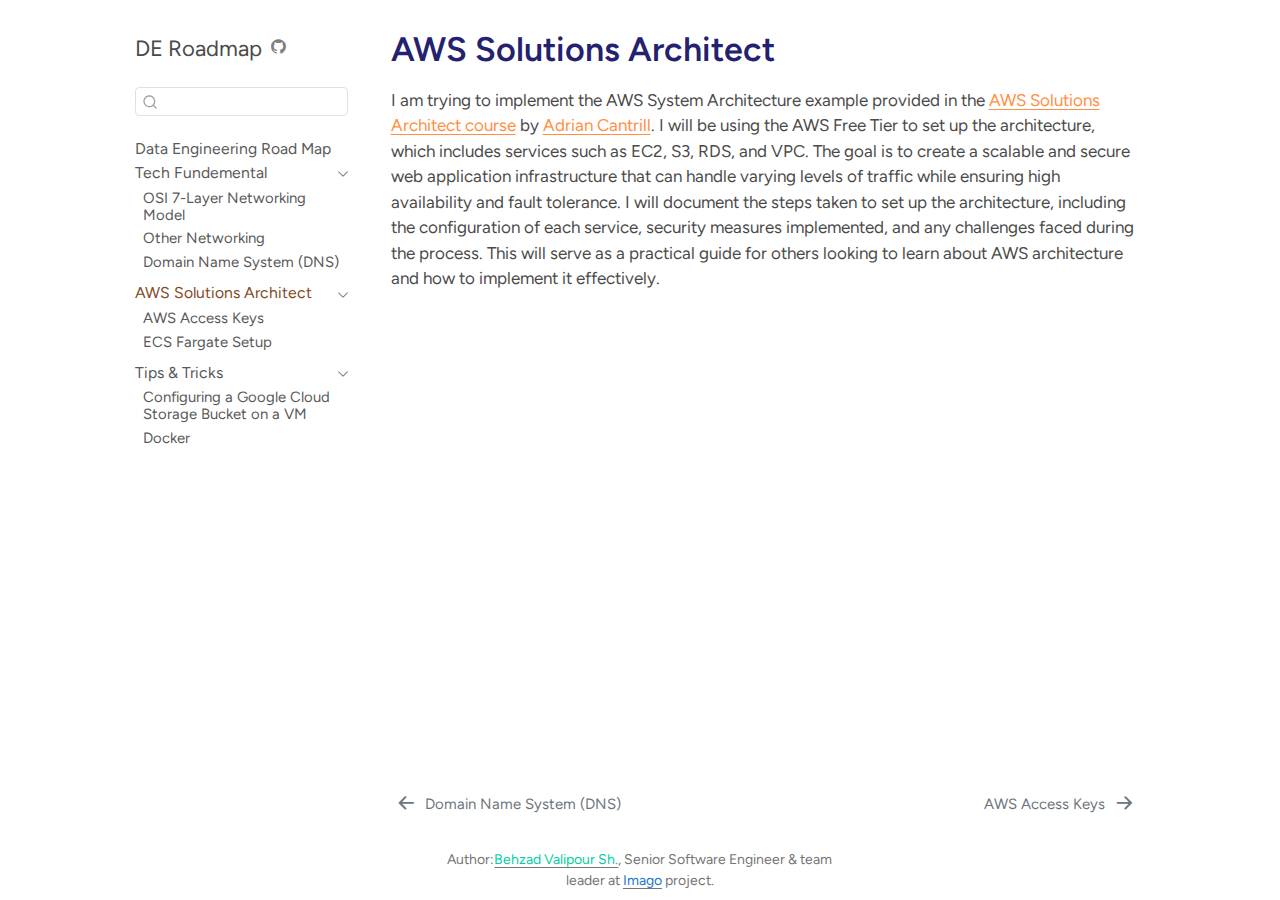
<file: docs/modules/02.AWS_Arch.html>
<!DOCTYPE html>
<html xmlns="http://www.w3.org/1999/xhtml" lang="en" xml:lang="en"><head>

<meta charset="utf-8">
<meta name="generator" content="quarto-1.8.27">

<meta name="viewport" content="width=device-width, initial-scale=1.0, user-scalable=yes">


<title>AWS Solutions Architect – DE Roadmap</title>
<style>
code{white-space: pre-wrap;}
span.smallcaps{font-variant: small-caps;}
div.columns{display: flex; gap: min(4vw, 1.5em);}
div.column{flex: auto; overflow-x: auto;}
div.hanging-indent{margin-left: 1.5em; text-indent: -1.5em;}
ul.task-list{list-style: none;}
ul.task-list li input[type="checkbox"] {
  width: 0.8em;
  margin: 0 0.8em 0.2em -1em; /* quarto-specific, see https://github.com/quarto-dev/quarto-cli/issues/4556 */ 
  vertical-align: middle;
}
</style>


<script src="../site_libs/quarto-nav/quarto-nav.js"></script>
<script src="../site_libs/quarto-nav/headroom.min.js"></script>
<script src="../site_libs/clipboard/clipboard.min.js"></script>
<script src="../site_libs/quarto-search/autocomplete.umd.js"></script>
<script src="../site_libs/quarto-search/fuse.min.js"></script>
<script src="../site_libs/quarto-search/quarto-search.js"></script>
<meta name="quarto:offset" content="../">
<link href="../modules/021.AWS_Access_Key.html" rel="next">
<link href="../modules/014.DNS.html" rel="prev">
<link href="../assets/logos/logo.png" rel="icon" type="image/png">
<script src="../site_libs/quarto-html/quarto.js" type="module"></script>
<script src="../site_libs/quarto-html/tabsets/tabsets.js" type="module"></script>
<script src="../site_libs/quarto-html/axe/axe-check.js" type="module"></script>
<script src="../site_libs/quarto-html/popper.min.js"></script>
<script src="../site_libs/quarto-html/tippy.umd.min.js"></script>
<script src="../site_libs/quarto-html/anchor.min.js"></script>
<link href="../site_libs/quarto-html/tippy.css" rel="stylesheet">
<link href="../site_libs/quarto-html/quarto-syntax-highlighting-ed96de9b727972fe78a7b5d16c58bf87.css" rel="stylesheet" id="quarto-text-highlighting-styles">
<script src="../site_libs/bootstrap/bootstrap.min.js"></script>
<link href="../site_libs/bootstrap/bootstrap-icons.css" rel="stylesheet">
<link href="../site_libs/bootstrap/bootstrap-65456a0b87384e7fe32fcc68ec78c5e9.min.css" rel="stylesheet" append-hash="true" id="quarto-bootstrap" data-mode="light">
<script id="quarto-search-options" type="application/json">{
  "location": "sidebar",
  "copy-button": false,
  "collapse-after": 3,
  "panel-placement": "start",
  "type": "textbox",
  "limit": 50,
  "keyboard-shortcut": [
    "f",
    "/",
    "s"
  ],
  "show-item-context": false,
  "language": {
    "search-no-results-text": "No results",
    "search-matching-documents-text": "matching documents",
    "search-copy-link-title": "Copy link to search",
    "search-hide-matches-text": "Hide additional matches",
    "search-more-match-text": "more match in this document",
    "search-more-matches-text": "more matches in this document",
    "search-clear-button-title": "Clear",
    "search-text-placeholder": "",
    "search-detached-cancel-button-title": "Cancel",
    "search-submit-button-title": "Submit",
    "search-label": "Search"
  }
}</script>


</head>

<body class="nav-sidebar floating fullcontent quarto-light">

<div id="quarto-search-results"></div>
  <header id="quarto-header" class="headroom fixed-top">
  <nav class="quarto-secondary-nav">
    <div class="container-fluid d-flex">
      <button type="button" class="quarto-btn-toggle btn" data-bs-toggle="collapse" role="button" data-bs-target=".quarto-sidebar-collapse-item" aria-controls="quarto-sidebar" aria-expanded="false" aria-label="Toggle sidebar navigation" onclick="if (window.quartoToggleHeadroom) { window.quartoToggleHeadroom(); }">
        <i class="bi bi-layout-text-sidebar-reverse"></i>
      </button>
        <nav class="quarto-page-breadcrumbs" aria-label="breadcrumb"><ol class="breadcrumb"><li class="breadcrumb-item"><a href="../modules/02.AWS_Arch.html">AWS Solutions Architect</a></li></ol></nav>
        <a class="flex-grow-1" role="navigation" data-bs-toggle="collapse" data-bs-target=".quarto-sidebar-collapse-item" aria-controls="quarto-sidebar" aria-expanded="false" aria-label="Toggle sidebar navigation" onclick="if (window.quartoToggleHeadroom) { window.quartoToggleHeadroom(); }">      
        </a>
      <button type="button" class="btn quarto-search-button" aria-label="Search" onclick="window.quartoOpenSearch();">
        <i class="bi bi-search"></i>
      </button>
    </div>
  </nav>
</header>
<!-- content -->
<div id="quarto-content" class="quarto-container page-columns page-rows-contents page-layout-article">
<!-- sidebar -->
  <nav id="quarto-sidebar" class="sidebar collapse collapse-horizontal quarto-sidebar-collapse-item sidebar-navigation floating overflow-auto">
    <div class="pt-lg-2 mt-2 text-left sidebar-header">
    <div class="sidebar-title mb-0 py-0">
      <a href="../">DE Roadmap</a> 
        <div class="sidebar-tools-main">
    <a href="https://github.com/behzad89/Data_Engineeing_Road_Map" title="Source Code" class="quarto-navigation-tool px-1" aria-label="Source Code"><i class="bi bi-github"></i></a>
</div>
    </div>
      </div>
        <div class="mt-2 flex-shrink-0 align-items-center">
        <div class="sidebar-search">
        <div id="quarto-search" class="" title="Search"></div>
        </div>
        </div>
    <div class="sidebar-menu-container"> 
    <ul class="list-unstyled mt-1">
        <li class="sidebar-item">
  <div class="sidebar-item-container"> 
  <a href="../index.html" class="sidebar-item-text sidebar-link"><span class="chapter-title">Data Engineering Road Map</span></a>
  </div>
</li>
        <li class="sidebar-item sidebar-item-section">
      <div class="sidebar-item-container"> 
            <a href="../modules/01.Tech_Fundemental.html" class="sidebar-item-text sidebar-link">
 <span class="menu-text">Tech Fundemental</span></a>
          <a class="sidebar-item-toggle text-start" data-bs-toggle="collapse" data-bs-target="#quarto-sidebar-section-1" role="navigation" aria-expanded="true" aria-label="Toggle section">
            <i class="bi bi-chevron-right ms-2"></i>
          </a> 
      </div>
      <ul id="quarto-sidebar-section-1" class="collapse list-unstyled sidebar-section depth1 show">  
          <li class="sidebar-item">
  <div class="sidebar-item-container"> 
  <a href="../modules/012.OSI7_layers.html" class="sidebar-item-text sidebar-link"><span class="chapter-title">OSI 7-Layer Networking Model</span></a>
  </div>
</li>
          <li class="sidebar-item">
  <div class="sidebar-item-container"> 
  <a href="../modules/013.Other_Networking.html" class="sidebar-item-text sidebar-link"><span class="chapter-title">Other Networking</span></a>
  </div>
</li>
          <li class="sidebar-item">
  <div class="sidebar-item-container"> 
  <a href="../modules/014.DNS.html" class="sidebar-item-text sidebar-link"><span class="chapter-title">Domain Name System (DNS)</span></a>
  </div>
</li>
      </ul>
  </li>
        <li class="sidebar-item sidebar-item-section">
      <div class="sidebar-item-container"> 
            <a href="../modules/02.AWS_Arch.html" class="sidebar-item-text sidebar-link active">
 <span class="menu-text">AWS Solutions Architect</span></a>
          <a class="sidebar-item-toggle text-start" data-bs-toggle="collapse" data-bs-target="#quarto-sidebar-section-2" role="navigation" aria-expanded="true" aria-label="Toggle section">
            <i class="bi bi-chevron-right ms-2"></i>
          </a> 
      </div>
      <ul id="quarto-sidebar-section-2" class="collapse list-unstyled sidebar-section depth1 show">  
          <li class="sidebar-item">
  <div class="sidebar-item-container"> 
  <a href="../modules/021.AWS_Access_Key.html" class="sidebar-item-text sidebar-link"><span class="chapter-title">AWS Access Keys</span></a>
  </div>
</li>
          <li class="sidebar-item">
  <div class="sidebar-item-container"> 
  <a href="../modules/022.AWS_ECS_Fargate.html" class="sidebar-item-text sidebar-link"><span class="chapter-title">ECS Fargate Setup</span></a>
  </div>
</li>
      </ul>
  </li>
        <li class="sidebar-item sidebar-item-section">
      <div class="sidebar-item-container"> 
            <a href="../modules/100.Tips_Tricks.html" class="sidebar-item-text sidebar-link">
 <span class="menu-text">Tips &amp; Tricks</span></a>
          <a class="sidebar-item-toggle text-start" data-bs-toggle="collapse" data-bs-target="#quarto-sidebar-section-3" role="navigation" aria-expanded="true" aria-label="Toggle section">
            <i class="bi bi-chevron-right ms-2"></i>
          </a> 
      </div>
      <ul id="quarto-sidebar-section-3" class="collapse list-unstyled sidebar-section depth1 show">  
          <li class="sidebar-item">
  <div class="sidebar-item-container"> 
  <a href="../modules/101.GCP.html" class="sidebar-item-text sidebar-link"><span class="chapter-title">Configuring a Google Cloud Storage Bucket on a VM</span></a>
  </div>
</li>
          <li class="sidebar-item">
  <div class="sidebar-item-container"> 
  <a href="../modules/102.Docker.html" class="sidebar-item-text sidebar-link"><span class="chapter-title">Docker</span></a>
  </div>
</li>
      </ul>
  </li>
    </ul>
    </div>
</nav>
<div id="quarto-sidebar-glass" class="quarto-sidebar-collapse-item" data-bs-toggle="collapse" data-bs-target=".quarto-sidebar-collapse-item"></div>
<!-- margin-sidebar -->
    
<!-- main -->
<main class="content" id="quarto-document-content">

<header id="title-block-header" class="quarto-title-block default">
<div class="quarto-title">
<h1 class="title">AWS Solutions Architect</h1>
</div>



<div class="quarto-title-meta">

    
  
    
  </div>
  


</header>


<p>I am trying to implement the AWS System Architecture example provided in the <a href="https://learn.cantrill.io/p/aws-solutions-architect">AWS Solutions Architect course</a> by <a href="https://linkedin.com/in/adriancantrill">Adrian Cantrill</a>. I will be using the AWS Free Tier to set up the architecture, which includes services such as EC2, S3, RDS, and VPC. The goal is to create a scalable and secure web application infrastructure that can handle varying levels of traffic while ensuring high availability and fault tolerance. I will document the steps taken to set up the architecture, including the configuration of each service, security measures implemented, and any challenges faced during the process. This will serve as a practical guide for others looking to learn about AWS architecture and how to implement it effectively.</p>



</main> <!-- /main -->
<script id="quarto-html-after-body" type="application/javascript">
  window.document.addEventListener("DOMContentLoaded", function (event) {
    const icon = "";
    const anchorJS = new window.AnchorJS();
    anchorJS.options = {
      placement: 'right',
      icon: icon
    };
    anchorJS.add('.anchored');
    const isCodeAnnotation = (el) => {
      for (const clz of el.classList) {
        if (clz.startsWith('code-annotation-')) {                     
          return true;
        }
      }
      return false;
    }
    const onCopySuccess = function(e) {
      // button target
      const button = e.trigger;
      // don't keep focus
      button.blur();
      // flash "checked"
      button.classList.add('code-copy-button-checked');
      var currentTitle = button.getAttribute("title");
      button.setAttribute("title", "Copied!");
      let tooltip;
      if (window.bootstrap) {
        button.setAttribute("data-bs-toggle", "tooltip");
        button.setAttribute("data-bs-placement", "left");
        button.setAttribute("data-bs-title", "Copied!");
        tooltip = new bootstrap.Tooltip(button, 
          { trigger: "manual", 
            customClass: "code-copy-button-tooltip",
            offset: [0, -8]});
        tooltip.show();    
      }
      setTimeout(function() {
        if (tooltip) {
          tooltip.hide();
          button.removeAttribute("data-bs-title");
          button.removeAttribute("data-bs-toggle");
          button.removeAttribute("data-bs-placement");
        }
        button.setAttribute("title", currentTitle);
        button.classList.remove('code-copy-button-checked');
      }, 1000);
      // clear code selection
      e.clearSelection();
    }
    const getTextToCopy = function(trigger) {
      const outerScaffold = trigger.parentElement.cloneNode(true);
      const codeEl = outerScaffold.querySelector('code');
      for (const childEl of codeEl.children) {
        if (isCodeAnnotation(childEl)) {
          childEl.remove();
        }
      }
      return codeEl.innerText;
    }
    const clipboard = new window.ClipboardJS('.code-copy-button:not([data-in-quarto-modal])', {
      text: getTextToCopy
    });
    clipboard.on('success', onCopySuccess);
    if (window.document.getElementById('quarto-embedded-source-code-modal')) {
      const clipboardModal = new window.ClipboardJS('.code-copy-button[data-in-quarto-modal]', {
        text: getTextToCopy,
        container: window.document.getElementById('quarto-embedded-source-code-modal')
      });
      clipboardModal.on('success', onCopySuccess);
    }
      var localhostRegex = new RegExp(/^(?:http|https):\/\/localhost\:?[0-9]*\//);
      var mailtoRegex = new RegExp(/^mailto:/);
        var filterRegex = new RegExp('/' + window.location.host + '/');
      var isInternal = (href) => {
          return filterRegex.test(href) || localhostRegex.test(href) || mailtoRegex.test(href);
      }
      // Inspect non-navigation links and adorn them if external
     var links = window.document.querySelectorAll('a[href]:not(.nav-link):not(.navbar-brand):not(.toc-action):not(.sidebar-link):not(.sidebar-item-toggle):not(.pagination-link):not(.no-external):not([aria-hidden]):not(.dropdown-item):not(.quarto-navigation-tool):not(.about-link)');
      for (var i=0; i<links.length; i++) {
        const link = links[i];
        if (!isInternal(link.href)) {
          // undo the damage that might have been done by quarto-nav.js in the case of
          // links that we want to consider external
          if (link.dataset.originalHref !== undefined) {
            link.href = link.dataset.originalHref;
          }
        }
      }
    function tippyHover(el, contentFn, onTriggerFn, onUntriggerFn) {
      const config = {
        allowHTML: true,
        maxWidth: 500,
        delay: 100,
        arrow: false,
        appendTo: function(el) {
            return el.parentElement;
        },
        interactive: true,
        interactiveBorder: 10,
        theme: 'quarto',
        placement: 'bottom-start',
      };
      if (contentFn) {
        config.content = contentFn;
      }
      if (onTriggerFn) {
        config.onTrigger = onTriggerFn;
      }
      if (onUntriggerFn) {
        config.onUntrigger = onUntriggerFn;
      }
      window.tippy(el, config); 
    }
    const noterefs = window.document.querySelectorAll('a[role="doc-noteref"]');
    for (var i=0; i<noterefs.length; i++) {
      const ref = noterefs[i];
      tippyHover(ref, function() {
        // use id or data attribute instead here
        let href = ref.getAttribute('data-footnote-href') || ref.getAttribute('href');
        try { href = new URL(href).hash; } catch {}
        const id = href.replace(/^#\/?/, "");
        const note = window.document.getElementById(id);
        if (note) {
          return note.innerHTML;
        } else {
          return "";
        }
      });
    }
    const xrefs = window.document.querySelectorAll('a.quarto-xref');
    const processXRef = (id, note) => {
      // Strip column container classes
      const stripColumnClz = (el) => {
        el.classList.remove("page-full", "page-columns");
        if (el.children) {
          for (const child of el.children) {
            stripColumnClz(child);
          }
        }
      }
      stripColumnClz(note)
      if (id === null || id.startsWith('sec-')) {
        // Special case sections, only their first couple elements
        const container = document.createElement("div");
        if (note.children && note.children.length > 2) {
          container.appendChild(note.children[0].cloneNode(true));
          for (let i = 1; i < note.children.length; i++) {
            const child = note.children[i];
            if (child.tagName === "P" && child.innerText === "") {
              continue;
            } else {
              container.appendChild(child.cloneNode(true));
              break;
            }
          }
          if (window.Quarto?.typesetMath) {
            window.Quarto.typesetMath(container);
          }
          return container.innerHTML
        } else {
          if (window.Quarto?.typesetMath) {
            window.Quarto.typesetMath(note);
          }
          return note.innerHTML;
        }
      } else {
        // Remove any anchor links if they are present
        const anchorLink = note.querySelector('a.anchorjs-link');
        if (anchorLink) {
          anchorLink.remove();
        }
        if (window.Quarto?.typesetMath) {
          window.Quarto.typesetMath(note);
        }
        if (note.classList.contains("callout")) {
          return note.outerHTML;
        } else {
          return note.innerHTML;
        }
      }
    }
    for (var i=0; i<xrefs.length; i++) {
      const xref = xrefs[i];
      tippyHover(xref, undefined, function(instance) {
        instance.disable();
        let url = xref.getAttribute('href');
        let hash = undefined; 
        if (url.startsWith('#')) {
          hash = url;
        } else {
          try { hash = new URL(url).hash; } catch {}
        }
        if (hash) {
          const id = hash.replace(/^#\/?/, "");
          const note = window.document.getElementById(id);
          if (note !== null) {
            try {
              const html = processXRef(id, note.cloneNode(true));
              instance.setContent(html);
            } finally {
              instance.enable();
              instance.show();
            }
          } else {
            // See if we can fetch this
            fetch(url.split('#')[0])
            .then(res => res.text())
            .then(html => {
              const parser = new DOMParser();
              const htmlDoc = parser.parseFromString(html, "text/html");
              const note = htmlDoc.getElementById(id);
              if (note !== null) {
                const html = processXRef(id, note);
                instance.setContent(html);
              } 
            }).finally(() => {
              instance.enable();
              instance.show();
            });
          }
        } else {
          // See if we can fetch a full url (with no hash to target)
          // This is a special case and we should probably do some content thinning / targeting
          fetch(url)
          .then(res => res.text())
          .then(html => {
            const parser = new DOMParser();
            const htmlDoc = parser.parseFromString(html, "text/html");
            const note = htmlDoc.querySelector('main.content');
            if (note !== null) {
              // This should only happen for chapter cross references
              // (since there is no id in the URL)
              // remove the first header
              if (note.children.length > 0 && note.children[0].tagName === "HEADER") {
                note.children[0].remove();
              }
              const html = processXRef(null, note);
              instance.setContent(html);
            } 
          }).finally(() => {
            instance.enable();
            instance.show();
          });
        }
      }, function(instance) {
      });
    }
        let selectedAnnoteEl;
        const selectorForAnnotation = ( cell, annotation) => {
          let cellAttr = 'data-code-cell="' + cell + '"';
          let lineAttr = 'data-code-annotation="' +  annotation + '"';
          const selector = 'span[' + cellAttr + '][' + lineAttr + ']';
          return selector;
        }
        const selectCodeLines = (annoteEl) => {
          const doc = window.document;
          const targetCell = annoteEl.getAttribute("data-target-cell");
          const targetAnnotation = annoteEl.getAttribute("data-target-annotation");
          const annoteSpan = window.document.querySelector(selectorForAnnotation(targetCell, targetAnnotation));
          const lines = annoteSpan.getAttribute("data-code-lines").split(",");
          const lineIds = lines.map((line) => {
            return targetCell + "-" + line;
          })
          let top = null;
          let height = null;
          let parent = null;
          if (lineIds.length > 0) {
              //compute the position of the single el (top and bottom and make a div)
              const el = window.document.getElementById(lineIds[0]);
              top = el.offsetTop;
              height = el.offsetHeight;
              parent = el.parentElement.parentElement;
            if (lineIds.length > 1) {
              const lastEl = window.document.getElementById(lineIds[lineIds.length - 1]);
              const bottom = lastEl.offsetTop + lastEl.offsetHeight;
              height = bottom - top;
            }
            if (top !== null && height !== null && parent !== null) {
              // cook up a div (if necessary) and position it 
              let div = window.document.getElementById("code-annotation-line-highlight");
              if (div === null) {
                div = window.document.createElement("div");
                div.setAttribute("id", "code-annotation-line-highlight");
                div.style.position = 'absolute';
                parent.appendChild(div);
              }
              div.style.top = top - 2 + "px";
              div.style.height = height + 4 + "px";
              div.style.left = 0;
              let gutterDiv = window.document.getElementById("code-annotation-line-highlight-gutter");
              if (gutterDiv === null) {
                gutterDiv = window.document.createElement("div");
                gutterDiv.setAttribute("id", "code-annotation-line-highlight-gutter");
                gutterDiv.style.position = 'absolute';
                const codeCell = window.document.getElementById(targetCell);
                const gutter = codeCell.querySelector('.code-annotation-gutter');
                gutter.appendChild(gutterDiv);
              }
              gutterDiv.style.top = top - 2 + "px";
              gutterDiv.style.height = height + 4 + "px";
            }
            selectedAnnoteEl = annoteEl;
          }
        };
        const unselectCodeLines = () => {
          const elementsIds = ["code-annotation-line-highlight", "code-annotation-line-highlight-gutter"];
          elementsIds.forEach((elId) => {
            const div = window.document.getElementById(elId);
            if (div) {
              div.remove();
            }
          });
          selectedAnnoteEl = undefined;
        };
          // Handle positioning of the toggle
      window.addEventListener(
        "resize",
        throttle(() => {
          elRect = undefined;
          if (selectedAnnoteEl) {
            selectCodeLines(selectedAnnoteEl);
          }
        }, 10)
      );
      function throttle(fn, ms) {
      let throttle = false;
      let timer;
        return (...args) => {
          if(!throttle) { // first call gets through
              fn.apply(this, args);
              throttle = true;
          } else { // all the others get throttled
              if(timer) clearTimeout(timer); // cancel #2
              timer = setTimeout(() => {
                fn.apply(this, args);
                timer = throttle = false;
              }, ms);
          }
        };
      }
        // Attach click handler to the DT
        const annoteDls = window.document.querySelectorAll('dt[data-target-cell]');
        for (const annoteDlNode of annoteDls) {
          annoteDlNode.addEventListener('click', (event) => {
            const clickedEl = event.target;
            if (clickedEl !== selectedAnnoteEl) {
              unselectCodeLines();
              const activeEl = window.document.querySelector('dt[data-target-cell].code-annotation-active');
              if (activeEl) {
                activeEl.classList.remove('code-annotation-active');
              }
              selectCodeLines(clickedEl);
              clickedEl.classList.add('code-annotation-active');
            } else {
              // Unselect the line
              unselectCodeLines();
              clickedEl.classList.remove('code-annotation-active');
            }
          });
        }
    const findCites = (el) => {
      const parentEl = el.parentElement;
      if (parentEl) {
        const cites = parentEl.dataset.cites;
        if (cites) {
          return {
            el,
            cites: cites.split(' ')
          };
        } else {
          return findCites(el.parentElement)
        }
      } else {
        return undefined;
      }
    };
    var bibliorefs = window.document.querySelectorAll('a[role="doc-biblioref"]');
    for (var i=0; i<bibliorefs.length; i++) {
      const ref = bibliorefs[i];
      const citeInfo = findCites(ref);
      if (citeInfo) {
        tippyHover(citeInfo.el, function() {
          var popup = window.document.createElement('div');
          citeInfo.cites.forEach(function(cite) {
            var citeDiv = window.document.createElement('div');
            citeDiv.classList.add('hanging-indent');
            citeDiv.classList.add('csl-entry');
            var biblioDiv = window.document.getElementById('ref-' + cite);
            if (biblioDiv) {
              citeDiv.innerHTML = biblioDiv.innerHTML;
            }
            popup.appendChild(citeDiv);
          });
          return popup.innerHTML;
        });
      }
    }
  });
  </script>
<nav class="page-navigation">
  <div class="nav-page nav-page-previous">
      <a href="../modules/014.DNS.html" class="pagination-link" aria-label="Domain Name System (DNS)">
        <i class="bi bi-arrow-left-short"></i> <span class="nav-page-text"><span class="chapter-title">Domain Name System (DNS)</span></span>
      </a>          
  </div>
  <div class="nav-page nav-page-next">
      <a href="../modules/021.AWS_Access_Key.html" class="pagination-link" aria-label="AWS Access Keys">
        <span class="nav-page-text"><span class="chapter-title">AWS Access Keys</span></span> <i class="bi bi-arrow-right-short"></i>
      </a>
  </div>
</nav>
</div> <!-- /content -->
<footer class="footer">
  <div class="nav-footer">
    <div class="nav-footer-left">
      &nbsp;
    </div>   
    <div class="nav-footer-center">
<p>Author:<a href="https://behzad-valipour.netlify.app"><span class="green">Behzad Valipour Sh.</span></a>, Senior Software Engineer &amp; team leader at <a href="https://imago.ac.uk"><span class="blue">Imago</span></a> project.</p>
</div>
    <div class="nav-footer-right">
      &nbsp;
    </div>
  </div>
</footer>




</body></html>
</file>
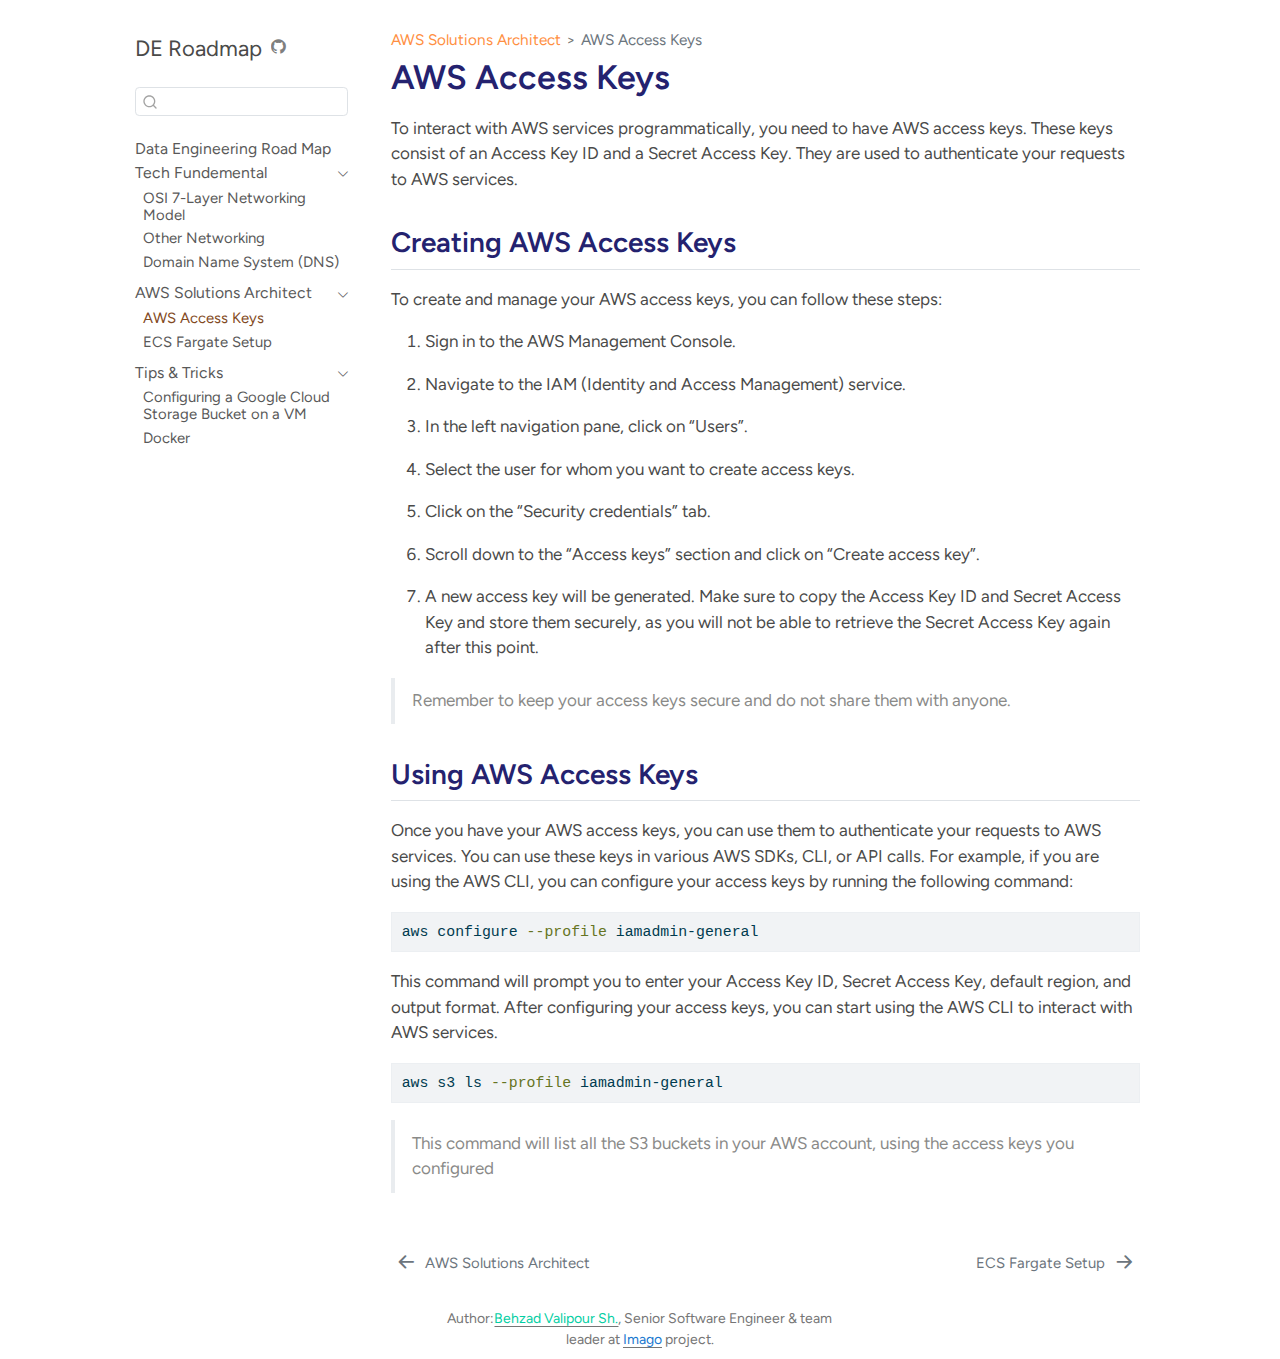
<file: docs/modules/021.AWS_Access_Key.html>
<!DOCTYPE html>
<html xmlns="http://www.w3.org/1999/xhtml" lang="en" xml:lang="en"><head>

<meta charset="utf-8">
<meta name="generator" content="quarto-1.8.27">

<meta name="viewport" content="width=device-width, initial-scale=1.0, user-scalable=yes">


<title>AWS Access Keys – DE Roadmap</title>
<style>
code{white-space: pre-wrap;}
span.smallcaps{font-variant: small-caps;}
div.columns{display: flex; gap: min(4vw, 1.5em);}
div.column{flex: auto; overflow-x: auto;}
div.hanging-indent{margin-left: 1.5em; text-indent: -1.5em;}
ul.task-list{list-style: none;}
ul.task-list li input[type="checkbox"] {
  width: 0.8em;
  margin: 0 0.8em 0.2em -1em; /* quarto-specific, see https://github.com/quarto-dev/quarto-cli/issues/4556 */ 
  vertical-align: middle;
}
/* CSS for syntax highlighting */
html { -webkit-text-size-adjust: 100%; }
pre > code.sourceCode { white-space: pre; position: relative; }
pre > code.sourceCode > span { display: inline-block; line-height: 1.25; }
pre > code.sourceCode > span:empty { height: 1.2em; }
.sourceCode { overflow: visible; }
code.sourceCode > span { color: inherit; text-decoration: inherit; }
div.sourceCode { margin: 1em 0; }
pre.sourceCode { margin: 0; }
@media screen {
div.sourceCode { overflow: auto; }
}
@media print {
pre > code.sourceCode { white-space: pre-wrap; }
pre > code.sourceCode > span { text-indent: -5em; padding-left: 5em; }
}
pre.numberSource code
  { counter-reset: source-line 0; }
pre.numberSource code > span
  { position: relative; left: -4em; counter-increment: source-line; }
pre.numberSource code > span > a:first-child::before
  { content: counter(source-line);
    position: relative; left: -1em; text-align: right; vertical-align: baseline;
    border: none; display: inline-block;
    -webkit-touch-callout: none; -webkit-user-select: none;
    -khtml-user-select: none; -moz-user-select: none;
    -ms-user-select: none; user-select: none;
    padding: 0 4px; width: 4em;
  }
pre.numberSource { margin-left: 3em;  padding-left: 4px; }
div.sourceCode
  {   }
@media screen {
pre > code.sourceCode > span > a:first-child::before { text-decoration: underline; }
}
</style>


<script src="../site_libs/quarto-nav/quarto-nav.js"></script>
<script src="../site_libs/quarto-nav/headroom.min.js"></script>
<script src="../site_libs/clipboard/clipboard.min.js"></script>
<script src="../site_libs/quarto-search/autocomplete.umd.js"></script>
<script src="../site_libs/quarto-search/fuse.min.js"></script>
<script src="../site_libs/quarto-search/quarto-search.js"></script>
<meta name="quarto:offset" content="../">
<link href="../modules/022.AWS_ECS_Fargate.html" rel="next">
<link href="../modules/02.AWS_Arch.html" rel="prev">
<link href="../assets/logos/logo.png" rel="icon" type="image/png">
<script src="../site_libs/quarto-html/quarto.js" type="module"></script>
<script src="../site_libs/quarto-html/tabsets/tabsets.js" type="module"></script>
<script src="../site_libs/quarto-html/axe/axe-check.js" type="module"></script>
<script src="../site_libs/quarto-html/popper.min.js"></script>
<script src="../site_libs/quarto-html/tippy.umd.min.js"></script>
<script src="../site_libs/quarto-html/anchor.min.js"></script>
<link href="../site_libs/quarto-html/tippy.css" rel="stylesheet">
<link href="../site_libs/quarto-html/quarto-syntax-highlighting-ed96de9b727972fe78a7b5d16c58bf87.css" rel="stylesheet" id="quarto-text-highlighting-styles">
<script src="../site_libs/bootstrap/bootstrap.min.js"></script>
<link href="../site_libs/bootstrap/bootstrap-icons.css" rel="stylesheet">
<link href="../site_libs/bootstrap/bootstrap-65456a0b87384e7fe32fcc68ec78c5e9.min.css" rel="stylesheet" append-hash="true" id="quarto-bootstrap" data-mode="light">
<script id="quarto-search-options" type="application/json">{
  "location": "sidebar",
  "copy-button": false,
  "collapse-after": 3,
  "panel-placement": "start",
  "type": "textbox",
  "limit": 50,
  "keyboard-shortcut": [
    "f",
    "/",
    "s"
  ],
  "show-item-context": false,
  "language": {
    "search-no-results-text": "No results",
    "search-matching-documents-text": "matching documents",
    "search-copy-link-title": "Copy link to search",
    "search-hide-matches-text": "Hide additional matches",
    "search-more-match-text": "more match in this document",
    "search-more-matches-text": "more matches in this document",
    "search-clear-button-title": "Clear",
    "search-text-placeholder": "",
    "search-detached-cancel-button-title": "Cancel",
    "search-submit-button-title": "Submit",
    "search-label": "Search"
  }
}</script>


</head>

<body class="nav-sidebar floating fullcontent quarto-light">

<div id="quarto-search-results"></div>
  <header id="quarto-header" class="headroom fixed-top">
  <nav class="quarto-secondary-nav">
    <div class="container-fluid d-flex">
      <button type="button" class="quarto-btn-toggle btn" data-bs-toggle="collapse" role="button" data-bs-target=".quarto-sidebar-collapse-item" aria-controls="quarto-sidebar" aria-expanded="false" aria-label="Toggle sidebar navigation" onclick="if (window.quartoToggleHeadroom) { window.quartoToggleHeadroom(); }">
        <i class="bi bi-layout-text-sidebar-reverse"></i>
      </button>
        <nav class="quarto-page-breadcrumbs" aria-label="breadcrumb"><ol class="breadcrumb"><li class="breadcrumb-item"><a href="../modules/02.AWS_Arch.html">AWS Solutions Architect</a></li><li class="breadcrumb-item"><a href="../modules/021.AWS_Access_Key.html"><span class="chapter-title">AWS Access Keys</span></a></li></ol></nav>
        <a class="flex-grow-1" role="navigation" data-bs-toggle="collapse" data-bs-target=".quarto-sidebar-collapse-item" aria-controls="quarto-sidebar" aria-expanded="false" aria-label="Toggle sidebar navigation" onclick="if (window.quartoToggleHeadroom) { window.quartoToggleHeadroom(); }">      
        </a>
      <button type="button" class="btn quarto-search-button" aria-label="Search" onclick="window.quartoOpenSearch();">
        <i class="bi bi-search"></i>
      </button>
    </div>
  </nav>
</header>
<!-- content -->
<div id="quarto-content" class="quarto-container page-columns page-rows-contents page-layout-article">
<!-- sidebar -->
  <nav id="quarto-sidebar" class="sidebar collapse collapse-horizontal quarto-sidebar-collapse-item sidebar-navigation floating overflow-auto">
    <div class="pt-lg-2 mt-2 text-left sidebar-header">
    <div class="sidebar-title mb-0 py-0">
      <a href="../">DE Roadmap</a> 
        <div class="sidebar-tools-main">
    <a href="https://github.com/behzad89/Data_Engineeing_Road_Map" title="Source Code" class="quarto-navigation-tool px-1" aria-label="Source Code"><i class="bi bi-github"></i></a>
</div>
    </div>
      </div>
        <div class="mt-2 flex-shrink-0 align-items-center">
        <div class="sidebar-search">
        <div id="quarto-search" class="" title="Search"></div>
        </div>
        </div>
    <div class="sidebar-menu-container"> 
    <ul class="list-unstyled mt-1">
        <li class="sidebar-item">
  <div class="sidebar-item-container"> 
  <a href="../index.html" class="sidebar-item-text sidebar-link"><span class="chapter-title">Data Engineering Road Map</span></a>
  </div>
</li>
        <li class="sidebar-item sidebar-item-section">
      <div class="sidebar-item-container"> 
            <a href="../modules/01.Tech_Fundemental.html" class="sidebar-item-text sidebar-link">
 <span class="menu-text">Tech Fundemental</span></a>
          <a class="sidebar-item-toggle text-start" data-bs-toggle="collapse" data-bs-target="#quarto-sidebar-section-1" role="navigation" aria-expanded="true" aria-label="Toggle section">
            <i class="bi bi-chevron-right ms-2"></i>
          </a> 
      </div>
      <ul id="quarto-sidebar-section-1" class="collapse list-unstyled sidebar-section depth1 show">  
          <li class="sidebar-item">
  <div class="sidebar-item-container"> 
  <a href="../modules/012.OSI7_layers.html" class="sidebar-item-text sidebar-link"><span class="chapter-title">OSI 7-Layer Networking Model</span></a>
  </div>
</li>
          <li class="sidebar-item">
  <div class="sidebar-item-container"> 
  <a href="../modules/013.Other_Networking.html" class="sidebar-item-text sidebar-link"><span class="chapter-title">Other Networking</span></a>
  </div>
</li>
          <li class="sidebar-item">
  <div class="sidebar-item-container"> 
  <a href="../modules/014.DNS.html" class="sidebar-item-text sidebar-link"><span class="chapter-title">Domain Name System (DNS)</span></a>
  </div>
</li>
      </ul>
  </li>
        <li class="sidebar-item sidebar-item-section">
      <div class="sidebar-item-container"> 
            <a href="../modules/02.AWS_Arch.html" class="sidebar-item-text sidebar-link">
 <span class="menu-text">AWS Solutions Architect</span></a>
          <a class="sidebar-item-toggle text-start" data-bs-toggle="collapse" data-bs-target="#quarto-sidebar-section-2" role="navigation" aria-expanded="true" aria-label="Toggle section">
            <i class="bi bi-chevron-right ms-2"></i>
          </a> 
      </div>
      <ul id="quarto-sidebar-section-2" class="collapse list-unstyled sidebar-section depth1 show">  
          <li class="sidebar-item">
  <div class="sidebar-item-container"> 
  <a href="../modules/021.AWS_Access_Key.html" class="sidebar-item-text sidebar-link active"><span class="chapter-title">AWS Access Keys</span></a>
  </div>
</li>
          <li class="sidebar-item">
  <div class="sidebar-item-container"> 
  <a href="../modules/022.AWS_ECS_Fargate.html" class="sidebar-item-text sidebar-link"><span class="chapter-title">ECS Fargate Setup</span></a>
  </div>
</li>
      </ul>
  </li>
        <li class="sidebar-item sidebar-item-section">
      <div class="sidebar-item-container"> 
            <a href="../modules/100.Tips_Tricks.html" class="sidebar-item-text sidebar-link">
 <span class="menu-text">Tips &amp; Tricks</span></a>
          <a class="sidebar-item-toggle text-start" data-bs-toggle="collapse" data-bs-target="#quarto-sidebar-section-3" role="navigation" aria-expanded="true" aria-label="Toggle section">
            <i class="bi bi-chevron-right ms-2"></i>
          </a> 
      </div>
      <ul id="quarto-sidebar-section-3" class="collapse list-unstyled sidebar-section depth1 show">  
          <li class="sidebar-item">
  <div class="sidebar-item-container"> 
  <a href="../modules/101.GCP.html" class="sidebar-item-text sidebar-link"><span class="chapter-title">Configuring a Google Cloud Storage Bucket on a VM</span></a>
  </div>
</li>
          <li class="sidebar-item">
  <div class="sidebar-item-container"> 
  <a href="../modules/102.Docker.html" class="sidebar-item-text sidebar-link"><span class="chapter-title">Docker</span></a>
  </div>
</li>
      </ul>
  </li>
    </ul>
    </div>
</nav>
<div id="quarto-sidebar-glass" class="quarto-sidebar-collapse-item" data-bs-toggle="collapse" data-bs-target=".quarto-sidebar-collapse-item"></div>
<!-- margin-sidebar -->
    
<!-- main -->
<main class="content" id="quarto-document-content">

<header id="title-block-header" class="quarto-title-block default"><nav class="quarto-page-breadcrumbs quarto-title-breadcrumbs d-none d-lg-block" aria-label="breadcrumb"><ol class="breadcrumb"><li class="breadcrumb-item"><a href="../modules/02.AWS_Arch.html">AWS Solutions Architect</a></li><li class="breadcrumb-item"><a href="../modules/021.AWS_Access_Key.html"><span class="chapter-title">AWS Access Keys</span></a></li></ol></nav>
<div class="quarto-title">
<h1 class="title"><span class="chapter-title">AWS Access Keys</span></h1>
</div>



<div class="quarto-title-meta">

    
  
    
  </div>
  


</header>


<p>To interact with AWS services programmatically, you need to have AWS access keys. These keys consist of an Access Key ID and a Secret Access Key. They are used to authenticate your requests to AWS services.</p>
<section id="creating-aws-access-keys" class="level2">
<h2 class="anchored" data-anchor-id="creating-aws-access-keys">Creating AWS Access Keys</h2>
<p>To create and manage your AWS access keys, you can follow these steps:</p>
<ol type="1">
<li><p>Sign in to the AWS Management Console.</p></li>
<li><p>Navigate to the IAM (Identity and Access Management) service.</p></li>
<li><p>In the left navigation pane, click on “Users”.</p></li>
<li><p>Select the user for whom you want to create access keys.</p></li>
<li><p>Click on the “Security credentials” tab.</p></li>
<li><p>Scroll down to the “Access keys” section and click on “Create access key”.</p></li>
<li><p>A new access key will be generated. Make sure to copy the Access Key ID and Secret Access Key and store them securely, as you will not be able to retrieve the Secret Access Key again after this point.</p></li>
</ol>
<blockquote class="blockquote">
<p>Remember to keep your access keys secure and do not share them with anyone.</p>
</blockquote>
</section>
<section id="using-aws-access-keys" class="level2">
<h2 class="anchored" data-anchor-id="using-aws-access-keys">Using AWS Access Keys</h2>
<p>Once you have your AWS access keys, you can use them to authenticate your requests to AWS services. You can use these keys in various AWS SDKs, CLI, or API calls. For example, if you are using the AWS CLI, you can configure your access keys by running the following command:</p>
<div class="code-copy-outer-scaffold"><div class="sourceCode" id="cb1"><pre class="sourceCode bash code-with-copy"><code class="sourceCode bash"><span id="cb1-1"><a href="#cb1-1" aria-hidden="true" tabindex="-1"></a><span class="ex">aws</span> configure <span class="at">--profile</span> iamadmin-general</span></code></pre></div><button title="Copy to Clipboard" class="code-copy-button"><i class="bi"></i></button></div>
<p>This command will prompt you to enter your Access Key ID, Secret Access Key, default region, and output format. After configuring your access keys, you can start using the AWS CLI to interact with AWS services.</p>
<div class="code-copy-outer-scaffold"><div class="sourceCode" id="cb2"><pre class="sourceCode bash code-with-copy"><code class="sourceCode bash"><span id="cb2-1"><a href="#cb2-1" aria-hidden="true" tabindex="-1"></a><span class="ex">aws</span> s3 ls <span class="at">--profile</span> iamadmin-general</span></code></pre></div><button title="Copy to Clipboard" class="code-copy-button"><i class="bi"></i></button></div>
<blockquote class="blockquote">
<p>This command will list all the S3 buckets in your AWS account, using the access keys you configured</p>
</blockquote>


</section>

</main> <!-- /main -->
<script id="quarto-html-after-body" type="application/javascript">
  window.document.addEventListener("DOMContentLoaded", function (event) {
    const icon = "";
    const anchorJS = new window.AnchorJS();
    anchorJS.options = {
      placement: 'right',
      icon: icon
    };
    anchorJS.add('.anchored');
    const isCodeAnnotation = (el) => {
      for (const clz of el.classList) {
        if (clz.startsWith('code-annotation-')) {                     
          return true;
        }
      }
      return false;
    }
    const onCopySuccess = function(e) {
      // button target
      const button = e.trigger;
      // don't keep focus
      button.blur();
      // flash "checked"
      button.classList.add('code-copy-button-checked');
      var currentTitle = button.getAttribute("title");
      button.setAttribute("title", "Copied!");
      let tooltip;
      if (window.bootstrap) {
        button.setAttribute("data-bs-toggle", "tooltip");
        button.setAttribute("data-bs-placement", "left");
        button.setAttribute("data-bs-title", "Copied!");
        tooltip = new bootstrap.Tooltip(button, 
          { trigger: "manual", 
            customClass: "code-copy-button-tooltip",
            offset: [0, -8]});
        tooltip.show();    
      }
      setTimeout(function() {
        if (tooltip) {
          tooltip.hide();
          button.removeAttribute("data-bs-title");
          button.removeAttribute("data-bs-toggle");
          button.removeAttribute("data-bs-placement");
        }
        button.setAttribute("title", currentTitle);
        button.classList.remove('code-copy-button-checked');
      }, 1000);
      // clear code selection
      e.clearSelection();
    }
    const getTextToCopy = function(trigger) {
      const outerScaffold = trigger.parentElement.cloneNode(true);
      const codeEl = outerScaffold.querySelector('code');
      for (const childEl of codeEl.children) {
        if (isCodeAnnotation(childEl)) {
          childEl.remove();
        }
      }
      return codeEl.innerText;
    }
    const clipboard = new window.ClipboardJS('.code-copy-button:not([data-in-quarto-modal])', {
      text: getTextToCopy
    });
    clipboard.on('success', onCopySuccess);
    if (window.document.getElementById('quarto-embedded-source-code-modal')) {
      const clipboardModal = new window.ClipboardJS('.code-copy-button[data-in-quarto-modal]', {
        text: getTextToCopy,
        container: window.document.getElementById('quarto-embedded-source-code-modal')
      });
      clipboardModal.on('success', onCopySuccess);
    }
      var localhostRegex = new RegExp(/^(?:http|https):\/\/localhost\:?[0-9]*\//);
      var mailtoRegex = new RegExp(/^mailto:/);
        var filterRegex = new RegExp('/' + window.location.host + '/');
      var isInternal = (href) => {
          return filterRegex.test(href) || localhostRegex.test(href) || mailtoRegex.test(href);
      }
      // Inspect non-navigation links and adorn them if external
     var links = window.document.querySelectorAll('a[href]:not(.nav-link):not(.navbar-brand):not(.toc-action):not(.sidebar-link):not(.sidebar-item-toggle):not(.pagination-link):not(.no-external):not([aria-hidden]):not(.dropdown-item):not(.quarto-navigation-tool):not(.about-link)');
      for (var i=0; i<links.length; i++) {
        const link = links[i];
        if (!isInternal(link.href)) {
          // undo the damage that might have been done by quarto-nav.js in the case of
          // links that we want to consider external
          if (link.dataset.originalHref !== undefined) {
            link.href = link.dataset.originalHref;
          }
        }
      }
    function tippyHover(el, contentFn, onTriggerFn, onUntriggerFn) {
      const config = {
        allowHTML: true,
        maxWidth: 500,
        delay: 100,
        arrow: false,
        appendTo: function(el) {
            return el.parentElement;
        },
        interactive: true,
        interactiveBorder: 10,
        theme: 'quarto',
        placement: 'bottom-start',
      };
      if (contentFn) {
        config.content = contentFn;
      }
      if (onTriggerFn) {
        config.onTrigger = onTriggerFn;
      }
      if (onUntriggerFn) {
        config.onUntrigger = onUntriggerFn;
      }
      window.tippy(el, config); 
    }
    const noterefs = window.document.querySelectorAll('a[role="doc-noteref"]');
    for (var i=0; i<noterefs.length; i++) {
      const ref = noterefs[i];
      tippyHover(ref, function() {
        // use id or data attribute instead here
        let href = ref.getAttribute('data-footnote-href') || ref.getAttribute('href');
        try { href = new URL(href).hash; } catch {}
        const id = href.replace(/^#\/?/, "");
        const note = window.document.getElementById(id);
        if (note) {
          return note.innerHTML;
        } else {
          return "";
        }
      });
    }
    const xrefs = window.document.querySelectorAll('a.quarto-xref');
    const processXRef = (id, note) => {
      // Strip column container classes
      const stripColumnClz = (el) => {
        el.classList.remove("page-full", "page-columns");
        if (el.children) {
          for (const child of el.children) {
            stripColumnClz(child);
          }
        }
      }
      stripColumnClz(note)
      if (id === null || id.startsWith('sec-')) {
        // Special case sections, only their first couple elements
        const container = document.createElement("div");
        if (note.children && note.children.length > 2) {
          container.appendChild(note.children[0].cloneNode(true));
          for (let i = 1; i < note.children.length; i++) {
            const child = note.children[i];
            if (child.tagName === "P" && child.innerText === "") {
              continue;
            } else {
              container.appendChild(child.cloneNode(true));
              break;
            }
          }
          if (window.Quarto?.typesetMath) {
            window.Quarto.typesetMath(container);
          }
          return container.innerHTML
        } else {
          if (window.Quarto?.typesetMath) {
            window.Quarto.typesetMath(note);
          }
          return note.innerHTML;
        }
      } else {
        // Remove any anchor links if they are present
        const anchorLink = note.querySelector('a.anchorjs-link');
        if (anchorLink) {
          anchorLink.remove();
        }
        if (window.Quarto?.typesetMath) {
          window.Quarto.typesetMath(note);
        }
        if (note.classList.contains("callout")) {
          return note.outerHTML;
        } else {
          return note.innerHTML;
        }
      }
    }
    for (var i=0; i<xrefs.length; i++) {
      const xref = xrefs[i];
      tippyHover(xref, undefined, function(instance) {
        instance.disable();
        let url = xref.getAttribute('href');
        let hash = undefined; 
        if (url.startsWith('#')) {
          hash = url;
        } else {
          try { hash = new URL(url).hash; } catch {}
        }
        if (hash) {
          const id = hash.replace(/^#\/?/, "");
          const note = window.document.getElementById(id);
          if (note !== null) {
            try {
              const html = processXRef(id, note.cloneNode(true));
              instance.setContent(html);
            } finally {
              instance.enable();
              instance.show();
            }
          } else {
            // See if we can fetch this
            fetch(url.split('#')[0])
            .then(res => res.text())
            .then(html => {
              const parser = new DOMParser();
              const htmlDoc = parser.parseFromString(html, "text/html");
              const note = htmlDoc.getElementById(id);
              if (note !== null) {
                const html = processXRef(id, note);
                instance.setContent(html);
              } 
            }).finally(() => {
              instance.enable();
              instance.show();
            });
          }
        } else {
          // See if we can fetch a full url (with no hash to target)
          // This is a special case and we should probably do some content thinning / targeting
          fetch(url)
          .then(res => res.text())
          .then(html => {
            const parser = new DOMParser();
            const htmlDoc = parser.parseFromString(html, "text/html");
            const note = htmlDoc.querySelector('main.content');
            if (note !== null) {
              // This should only happen for chapter cross references
              // (since there is no id in the URL)
              // remove the first header
              if (note.children.length > 0 && note.children[0].tagName === "HEADER") {
                note.children[0].remove();
              }
              const html = processXRef(null, note);
              instance.setContent(html);
            } 
          }).finally(() => {
            instance.enable();
            instance.show();
          });
        }
      }, function(instance) {
      });
    }
        let selectedAnnoteEl;
        const selectorForAnnotation = ( cell, annotation) => {
          let cellAttr = 'data-code-cell="' + cell + '"';
          let lineAttr = 'data-code-annotation="' +  annotation + '"';
          const selector = 'span[' + cellAttr + '][' + lineAttr + ']';
          return selector;
        }
        const selectCodeLines = (annoteEl) => {
          const doc = window.document;
          const targetCell = annoteEl.getAttribute("data-target-cell");
          const targetAnnotation = annoteEl.getAttribute("data-target-annotation");
          const annoteSpan = window.document.querySelector(selectorForAnnotation(targetCell, targetAnnotation));
          const lines = annoteSpan.getAttribute("data-code-lines").split(",");
          const lineIds = lines.map((line) => {
            return targetCell + "-" + line;
          })
          let top = null;
          let height = null;
          let parent = null;
          if (lineIds.length > 0) {
              //compute the position of the single el (top and bottom and make a div)
              const el = window.document.getElementById(lineIds[0]);
              top = el.offsetTop;
              height = el.offsetHeight;
              parent = el.parentElement.parentElement;
            if (lineIds.length > 1) {
              const lastEl = window.document.getElementById(lineIds[lineIds.length - 1]);
              const bottom = lastEl.offsetTop + lastEl.offsetHeight;
              height = bottom - top;
            }
            if (top !== null && height !== null && parent !== null) {
              // cook up a div (if necessary) and position it 
              let div = window.document.getElementById("code-annotation-line-highlight");
              if (div === null) {
                div = window.document.createElement("div");
                div.setAttribute("id", "code-annotation-line-highlight");
                div.style.position = 'absolute';
                parent.appendChild(div);
              }
              div.style.top = top - 2 + "px";
              div.style.height = height + 4 + "px";
              div.style.left = 0;
              let gutterDiv = window.document.getElementById("code-annotation-line-highlight-gutter");
              if (gutterDiv === null) {
                gutterDiv = window.document.createElement("div");
                gutterDiv.setAttribute("id", "code-annotation-line-highlight-gutter");
                gutterDiv.style.position = 'absolute';
                const codeCell = window.document.getElementById(targetCell);
                const gutter = codeCell.querySelector('.code-annotation-gutter');
                gutter.appendChild(gutterDiv);
              }
              gutterDiv.style.top = top - 2 + "px";
              gutterDiv.style.height = height + 4 + "px";
            }
            selectedAnnoteEl = annoteEl;
          }
        };
        const unselectCodeLines = () => {
          const elementsIds = ["code-annotation-line-highlight", "code-annotation-line-highlight-gutter"];
          elementsIds.forEach((elId) => {
            const div = window.document.getElementById(elId);
            if (div) {
              div.remove();
            }
          });
          selectedAnnoteEl = undefined;
        };
          // Handle positioning of the toggle
      window.addEventListener(
        "resize",
        throttle(() => {
          elRect = undefined;
          if (selectedAnnoteEl) {
            selectCodeLines(selectedAnnoteEl);
          }
        }, 10)
      );
      function throttle(fn, ms) {
      let throttle = false;
      let timer;
        return (...args) => {
          if(!throttle) { // first call gets through
              fn.apply(this, args);
              throttle = true;
          } else { // all the others get throttled
              if(timer) clearTimeout(timer); // cancel #2
              timer = setTimeout(() => {
                fn.apply(this, args);
                timer = throttle = false;
              }, ms);
          }
        };
      }
        // Attach click handler to the DT
        const annoteDls = window.document.querySelectorAll('dt[data-target-cell]');
        for (const annoteDlNode of annoteDls) {
          annoteDlNode.addEventListener('click', (event) => {
            const clickedEl = event.target;
            if (clickedEl !== selectedAnnoteEl) {
              unselectCodeLines();
              const activeEl = window.document.querySelector('dt[data-target-cell].code-annotation-active');
              if (activeEl) {
                activeEl.classList.remove('code-annotation-active');
              }
              selectCodeLines(clickedEl);
              clickedEl.classList.add('code-annotation-active');
            } else {
              // Unselect the line
              unselectCodeLines();
              clickedEl.classList.remove('code-annotation-active');
            }
          });
        }
    const findCites = (el) => {
      const parentEl = el.parentElement;
      if (parentEl) {
        const cites = parentEl.dataset.cites;
        if (cites) {
          return {
            el,
            cites: cites.split(' ')
          };
        } else {
          return findCites(el.parentElement)
        }
      } else {
        return undefined;
      }
    };
    var bibliorefs = window.document.querySelectorAll('a[role="doc-biblioref"]');
    for (var i=0; i<bibliorefs.length; i++) {
      const ref = bibliorefs[i];
      const citeInfo = findCites(ref);
      if (citeInfo) {
        tippyHover(citeInfo.el, function() {
          var popup = window.document.createElement('div');
          citeInfo.cites.forEach(function(cite) {
            var citeDiv = window.document.createElement('div');
            citeDiv.classList.add('hanging-indent');
            citeDiv.classList.add('csl-entry');
            var biblioDiv = window.document.getElementById('ref-' + cite);
            if (biblioDiv) {
              citeDiv.innerHTML = biblioDiv.innerHTML;
            }
            popup.appendChild(citeDiv);
          });
          return popup.innerHTML;
        });
      }
    }
  });
  </script>
<nav class="page-navigation">
  <div class="nav-page nav-page-previous">
      <a href="../modules/02.AWS_Arch.html" class="pagination-link" aria-label="AWS Solutions Architect">
        <i class="bi bi-arrow-left-short"></i> <span class="nav-page-text">AWS Solutions Architect</span>
      </a>          
  </div>
  <div class="nav-page nav-page-next">
      <a href="../modules/022.AWS_ECS_Fargate.html" class="pagination-link" aria-label="ECS Fargate Setup">
        <span class="nav-page-text"><span class="chapter-title">ECS Fargate Setup</span></span> <i class="bi bi-arrow-right-short"></i>
      </a>
  </div>
</nav>
</div> <!-- /content -->
<footer class="footer">
  <div class="nav-footer">
    <div class="nav-footer-left">
      &nbsp;
    </div>   
    <div class="nav-footer-center">
<p>Author:<a href="https://behzad-valipour.netlify.app"><span class="green">Behzad Valipour Sh.</span></a>, Senior Software Engineer &amp; team leader at <a href="https://imago.ac.uk"><span class="blue">Imago</span></a> project.</p>
</div>
    <div class="nav-footer-right">
      &nbsp;
    </div>
  </div>
</footer>




</body></html>
</file>
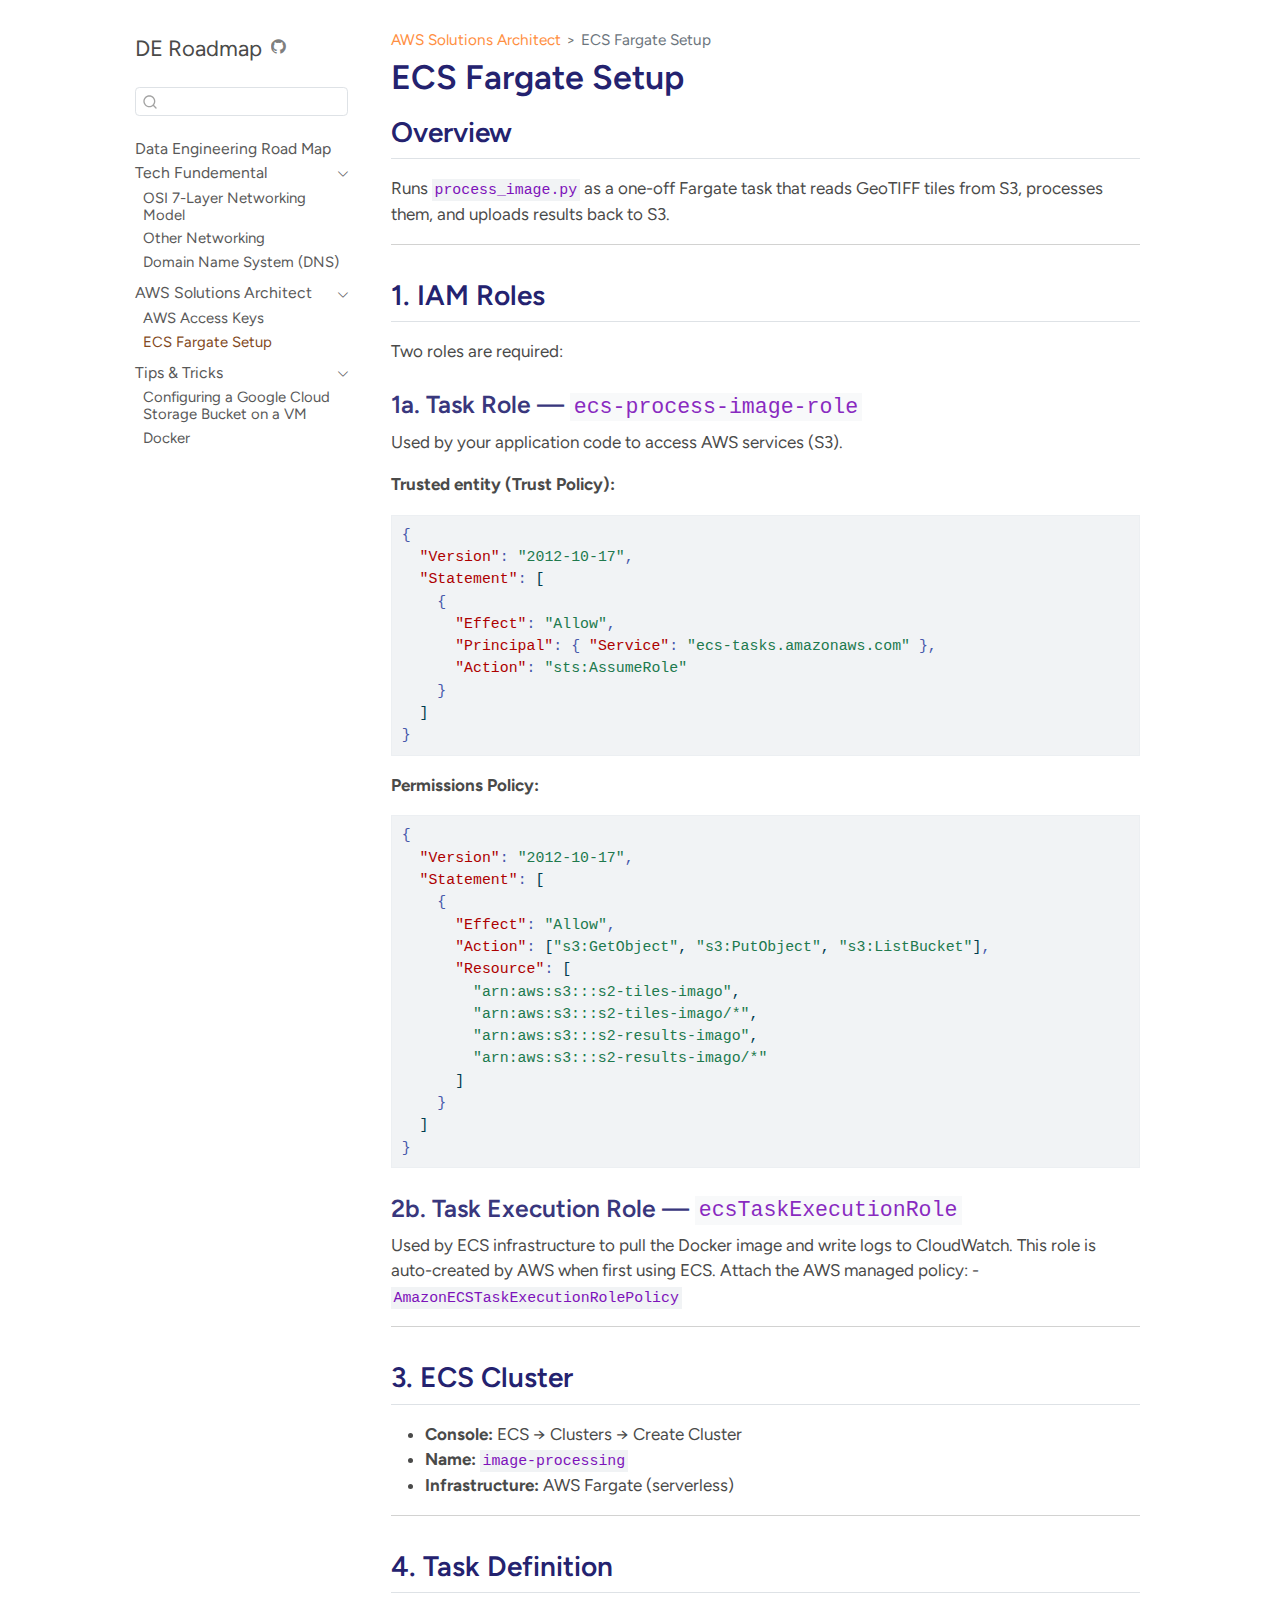
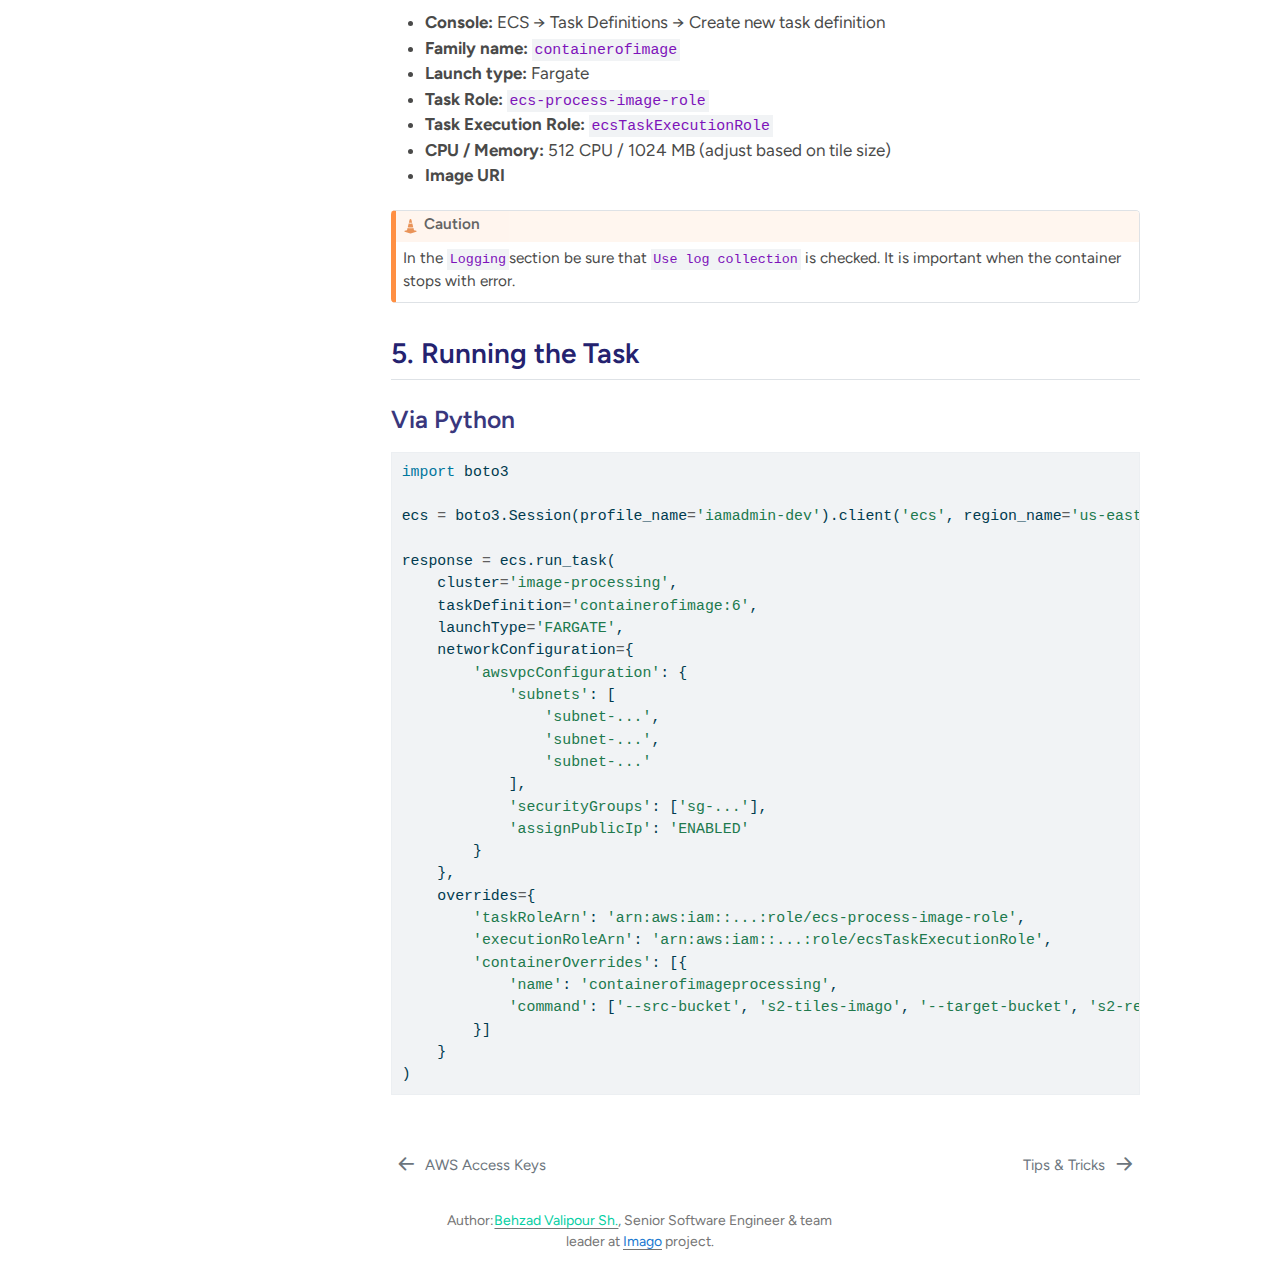
<file: docs/modules/022.AWS_ECS_Fargate.html>
<!DOCTYPE html>
<html xmlns="http://www.w3.org/1999/xhtml" lang="en" xml:lang="en"><head>

<meta charset="utf-8">
<meta name="generator" content="quarto-1.8.27">

<meta name="viewport" content="width=device-width, initial-scale=1.0, user-scalable=yes">


<title>ECS Fargate Setup – DE Roadmap</title>
<style>
code{white-space: pre-wrap;}
span.smallcaps{font-variant: small-caps;}
div.columns{display: flex; gap: min(4vw, 1.5em);}
div.column{flex: auto; overflow-x: auto;}
div.hanging-indent{margin-left: 1.5em; text-indent: -1.5em;}
ul.task-list{list-style: none;}
ul.task-list li input[type="checkbox"] {
  width: 0.8em;
  margin: 0 0.8em 0.2em -1em; /* quarto-specific, see https://github.com/quarto-dev/quarto-cli/issues/4556 */ 
  vertical-align: middle;
}
/* CSS for syntax highlighting */
html { -webkit-text-size-adjust: 100%; }
pre > code.sourceCode { white-space: pre; position: relative; }
pre > code.sourceCode > span { display: inline-block; line-height: 1.25; }
pre > code.sourceCode > span:empty { height: 1.2em; }
.sourceCode { overflow: visible; }
code.sourceCode > span { color: inherit; text-decoration: inherit; }
div.sourceCode { margin: 1em 0; }
pre.sourceCode { margin: 0; }
@media screen {
div.sourceCode { overflow: auto; }
}
@media print {
pre > code.sourceCode { white-space: pre-wrap; }
pre > code.sourceCode > span { text-indent: -5em; padding-left: 5em; }
}
pre.numberSource code
  { counter-reset: source-line 0; }
pre.numberSource code > span
  { position: relative; left: -4em; counter-increment: source-line; }
pre.numberSource code > span > a:first-child::before
  { content: counter(source-line);
    position: relative; left: -1em; text-align: right; vertical-align: baseline;
    border: none; display: inline-block;
    -webkit-touch-callout: none; -webkit-user-select: none;
    -khtml-user-select: none; -moz-user-select: none;
    -ms-user-select: none; user-select: none;
    padding: 0 4px; width: 4em;
  }
pre.numberSource { margin-left: 3em;  padding-left: 4px; }
div.sourceCode
  {   }
@media screen {
pre > code.sourceCode > span > a:first-child::before { text-decoration: underline; }
}
</style>


<script src="../site_libs/quarto-nav/quarto-nav.js"></script>
<script src="../site_libs/quarto-nav/headroom.min.js"></script>
<script src="../site_libs/clipboard/clipboard.min.js"></script>
<script src="../site_libs/quarto-search/autocomplete.umd.js"></script>
<script src="../site_libs/quarto-search/fuse.min.js"></script>
<script src="../site_libs/quarto-search/quarto-search.js"></script>
<meta name="quarto:offset" content="../">
<link href="../modules/100.Tips_Tricks.html" rel="next">
<link href="../modules/021.AWS_Access_Key.html" rel="prev">
<link href="../assets/logos/logo.png" rel="icon" type="image/png">
<script src="../site_libs/quarto-html/quarto.js" type="module"></script>
<script src="../site_libs/quarto-html/tabsets/tabsets.js" type="module"></script>
<script src="../site_libs/quarto-html/axe/axe-check.js" type="module"></script>
<script src="../site_libs/quarto-html/popper.min.js"></script>
<script src="../site_libs/quarto-html/tippy.umd.min.js"></script>
<script src="../site_libs/quarto-html/anchor.min.js"></script>
<link href="../site_libs/quarto-html/tippy.css" rel="stylesheet">
<link href="../site_libs/quarto-html/quarto-syntax-highlighting-ed96de9b727972fe78a7b5d16c58bf87.css" rel="stylesheet" id="quarto-text-highlighting-styles">
<script src="../site_libs/bootstrap/bootstrap.min.js"></script>
<link href="../site_libs/bootstrap/bootstrap-icons.css" rel="stylesheet">
<link href="../site_libs/bootstrap/bootstrap-65456a0b87384e7fe32fcc68ec78c5e9.min.css" rel="stylesheet" append-hash="true" id="quarto-bootstrap" data-mode="light">
<script id="quarto-search-options" type="application/json">{
  "location": "sidebar",
  "copy-button": false,
  "collapse-after": 3,
  "panel-placement": "start",
  "type": "textbox",
  "limit": 50,
  "keyboard-shortcut": [
    "f",
    "/",
    "s"
  ],
  "show-item-context": false,
  "language": {
    "search-no-results-text": "No results",
    "search-matching-documents-text": "matching documents",
    "search-copy-link-title": "Copy link to search",
    "search-hide-matches-text": "Hide additional matches",
    "search-more-match-text": "more match in this document",
    "search-more-matches-text": "more matches in this document",
    "search-clear-button-title": "Clear",
    "search-text-placeholder": "",
    "search-detached-cancel-button-title": "Cancel",
    "search-submit-button-title": "Submit",
    "search-label": "Search"
  }
}</script>


</head>

<body class="nav-sidebar floating fullcontent quarto-light">

<div id="quarto-search-results"></div>
  <header id="quarto-header" class="headroom fixed-top">
  <nav class="quarto-secondary-nav">
    <div class="container-fluid d-flex">
      <button type="button" class="quarto-btn-toggle btn" data-bs-toggle="collapse" role="button" data-bs-target=".quarto-sidebar-collapse-item" aria-controls="quarto-sidebar" aria-expanded="false" aria-label="Toggle sidebar navigation" onclick="if (window.quartoToggleHeadroom) { window.quartoToggleHeadroom(); }">
        <i class="bi bi-layout-text-sidebar-reverse"></i>
      </button>
        <nav class="quarto-page-breadcrumbs" aria-label="breadcrumb"><ol class="breadcrumb"><li class="breadcrumb-item"><a href="../modules/02.AWS_Arch.html">AWS Solutions Architect</a></li><li class="breadcrumb-item"><a href="../modules/022.AWS_ECS_Fargate.html"><span class="chapter-title">ECS Fargate Setup</span></a></li></ol></nav>
        <a class="flex-grow-1" role="navigation" data-bs-toggle="collapse" data-bs-target=".quarto-sidebar-collapse-item" aria-controls="quarto-sidebar" aria-expanded="false" aria-label="Toggle sidebar navigation" onclick="if (window.quartoToggleHeadroom) { window.quartoToggleHeadroom(); }">      
        </a>
      <button type="button" class="btn quarto-search-button" aria-label="Search" onclick="window.quartoOpenSearch();">
        <i class="bi bi-search"></i>
      </button>
    </div>
  </nav>
</header>
<!-- content -->
<div id="quarto-content" class="quarto-container page-columns page-rows-contents page-layout-article">
<!-- sidebar -->
  <nav id="quarto-sidebar" class="sidebar collapse collapse-horizontal quarto-sidebar-collapse-item sidebar-navigation floating overflow-auto">
    <div class="pt-lg-2 mt-2 text-left sidebar-header">
    <div class="sidebar-title mb-0 py-0">
      <a href="../">DE Roadmap</a> 
        <div class="sidebar-tools-main">
    <a href="https://github.com/behzad89/Data_Engineeing_Road_Map" title="Source Code" class="quarto-navigation-tool px-1" aria-label="Source Code"><i class="bi bi-github"></i></a>
</div>
    </div>
      </div>
        <div class="mt-2 flex-shrink-0 align-items-center">
        <div class="sidebar-search">
        <div id="quarto-search" class="" title="Search"></div>
        </div>
        </div>
    <div class="sidebar-menu-container"> 
    <ul class="list-unstyled mt-1">
        <li class="sidebar-item">
  <div class="sidebar-item-container"> 
  <a href="../index.html" class="sidebar-item-text sidebar-link"><span class="chapter-title">Data Engineering Road Map</span></a>
  </div>
</li>
        <li class="sidebar-item sidebar-item-section">
      <div class="sidebar-item-container"> 
            <a href="../modules/01.Tech_Fundemental.html" class="sidebar-item-text sidebar-link">
 <span class="menu-text">Tech Fundemental</span></a>
          <a class="sidebar-item-toggle text-start" data-bs-toggle="collapse" data-bs-target="#quarto-sidebar-section-1" role="navigation" aria-expanded="true" aria-label="Toggle section">
            <i class="bi bi-chevron-right ms-2"></i>
          </a> 
      </div>
      <ul id="quarto-sidebar-section-1" class="collapse list-unstyled sidebar-section depth1 show">  
          <li class="sidebar-item">
  <div class="sidebar-item-container"> 
  <a href="../modules/012.OSI7_layers.html" class="sidebar-item-text sidebar-link"><span class="chapter-title">OSI 7-Layer Networking Model</span></a>
  </div>
</li>
          <li class="sidebar-item">
  <div class="sidebar-item-container"> 
  <a href="../modules/013.Other_Networking.html" class="sidebar-item-text sidebar-link"><span class="chapter-title">Other Networking</span></a>
  </div>
</li>
          <li class="sidebar-item">
  <div class="sidebar-item-container"> 
  <a href="../modules/014.DNS.html" class="sidebar-item-text sidebar-link"><span class="chapter-title">Domain Name System (DNS)</span></a>
  </div>
</li>
      </ul>
  </li>
        <li class="sidebar-item sidebar-item-section">
      <div class="sidebar-item-container"> 
            <a href="../modules/02.AWS_Arch.html" class="sidebar-item-text sidebar-link">
 <span class="menu-text">AWS Solutions Architect</span></a>
          <a class="sidebar-item-toggle text-start" data-bs-toggle="collapse" data-bs-target="#quarto-sidebar-section-2" role="navigation" aria-expanded="true" aria-label="Toggle section">
            <i class="bi bi-chevron-right ms-2"></i>
          </a> 
      </div>
      <ul id="quarto-sidebar-section-2" class="collapse list-unstyled sidebar-section depth1 show">  
          <li class="sidebar-item">
  <div class="sidebar-item-container"> 
  <a href="../modules/021.AWS_Access_Key.html" class="sidebar-item-text sidebar-link"><span class="chapter-title">AWS Access Keys</span></a>
  </div>
</li>
          <li class="sidebar-item">
  <div class="sidebar-item-container"> 
  <a href="../modules/022.AWS_ECS_Fargate.html" class="sidebar-item-text sidebar-link active"><span class="chapter-title">ECS Fargate Setup</span></a>
  </div>
</li>
      </ul>
  </li>
        <li class="sidebar-item sidebar-item-section">
      <div class="sidebar-item-container"> 
            <a href="../modules/100.Tips_Tricks.html" class="sidebar-item-text sidebar-link">
 <span class="menu-text">Tips &amp; Tricks</span></a>
          <a class="sidebar-item-toggle text-start" data-bs-toggle="collapse" data-bs-target="#quarto-sidebar-section-3" role="navigation" aria-expanded="true" aria-label="Toggle section">
            <i class="bi bi-chevron-right ms-2"></i>
          </a> 
      </div>
      <ul id="quarto-sidebar-section-3" class="collapse list-unstyled sidebar-section depth1 show">  
          <li class="sidebar-item">
  <div class="sidebar-item-container"> 
  <a href="../modules/101.GCP.html" class="sidebar-item-text sidebar-link"><span class="chapter-title">Configuring a Google Cloud Storage Bucket on a VM</span></a>
  </div>
</li>
          <li class="sidebar-item">
  <div class="sidebar-item-container"> 
  <a href="../modules/102.Docker.html" class="sidebar-item-text sidebar-link"><span class="chapter-title">Docker</span></a>
  </div>
</li>
      </ul>
  </li>
    </ul>
    </div>
</nav>
<div id="quarto-sidebar-glass" class="quarto-sidebar-collapse-item" data-bs-toggle="collapse" data-bs-target=".quarto-sidebar-collapse-item"></div>
<!-- margin-sidebar -->
    
<!-- main -->
<main class="content" id="quarto-document-content">

<header id="title-block-header" class="quarto-title-block default"><nav class="quarto-page-breadcrumbs quarto-title-breadcrumbs d-none d-lg-block" aria-label="breadcrumb"><ol class="breadcrumb"><li class="breadcrumb-item"><a href="../modules/02.AWS_Arch.html">AWS Solutions Architect</a></li><li class="breadcrumb-item"><a href="../modules/022.AWS_ECS_Fargate.html"><span class="chapter-title">ECS Fargate Setup</span></a></li></ol></nav>
<div class="quarto-title">
<h1 class="title"><span class="chapter-title">ECS Fargate Setup</span></h1>
</div>



<div class="quarto-title-meta">

    
  
    
  </div>
  


</header>


<section id="overview" class="level2">
<h2 class="anchored" data-anchor-id="overview">Overview</h2>
<p>Runs <code>process_image.py</code> as a one-off Fargate task that reads GeoTIFF tiles from S3, processes them, and uploads results back to S3.</p>
<hr>
</section>
<section id="iam-roles" class="level2">
<h2 class="anchored" data-anchor-id="iam-roles">1. IAM Roles</h2>
<p>Two roles are required:</p>
<section id="a.-task-role-ecs-process-image-role" class="level3">
<h3 class="anchored" data-anchor-id="a.-task-role-ecs-process-image-role">1a. Task Role — <code>ecs-process-image-role</code></h3>
<p>Used by your application code to access AWS services (S3).</p>
<p><strong>Trusted entity (Trust Policy):</strong></p>
<div class="code-copy-outer-scaffold"><div class="sourceCode" id="cb1"><pre class="sourceCode json code-with-copy"><code class="sourceCode json"><span id="cb1-1"><a href="#cb1-1" aria-hidden="true" tabindex="-1"></a><span class="fu">{</span></span>
<span id="cb1-2"><a href="#cb1-2" aria-hidden="true" tabindex="-1"></a>  <span class="dt">"Version"</span><span class="fu">:</span> <span class="st">"2012-10-17"</span><span class="fu">,</span></span>
<span id="cb1-3"><a href="#cb1-3" aria-hidden="true" tabindex="-1"></a>  <span class="dt">"Statement"</span><span class="fu">:</span> <span class="ot">[</span></span>
<span id="cb1-4"><a href="#cb1-4" aria-hidden="true" tabindex="-1"></a>    <span class="fu">{</span></span>
<span id="cb1-5"><a href="#cb1-5" aria-hidden="true" tabindex="-1"></a>      <span class="dt">"Effect"</span><span class="fu">:</span> <span class="st">"Allow"</span><span class="fu">,</span></span>
<span id="cb1-6"><a href="#cb1-6" aria-hidden="true" tabindex="-1"></a>      <span class="dt">"Principal"</span><span class="fu">:</span> <span class="fu">{</span> <span class="dt">"Service"</span><span class="fu">:</span> <span class="st">"ecs-tasks.amazonaws.com"</span> <span class="fu">},</span></span>
<span id="cb1-7"><a href="#cb1-7" aria-hidden="true" tabindex="-1"></a>      <span class="dt">"Action"</span><span class="fu">:</span> <span class="st">"sts:AssumeRole"</span></span>
<span id="cb1-8"><a href="#cb1-8" aria-hidden="true" tabindex="-1"></a>    <span class="fu">}</span></span>
<span id="cb1-9"><a href="#cb1-9" aria-hidden="true" tabindex="-1"></a>  <span class="ot">]</span></span>
<span id="cb1-10"><a href="#cb1-10" aria-hidden="true" tabindex="-1"></a><span class="fu">}</span></span></code></pre></div><button title="Copy to Clipboard" class="code-copy-button"><i class="bi"></i></button></div>
<p><strong>Permissions Policy:</strong></p>
<div class="code-copy-outer-scaffold"><div class="sourceCode" id="cb2"><pre class="sourceCode json code-with-copy"><code class="sourceCode json"><span id="cb2-1"><a href="#cb2-1" aria-hidden="true" tabindex="-1"></a><span class="fu">{</span></span>
<span id="cb2-2"><a href="#cb2-2" aria-hidden="true" tabindex="-1"></a>  <span class="dt">"Version"</span><span class="fu">:</span> <span class="st">"2012-10-17"</span><span class="fu">,</span></span>
<span id="cb2-3"><a href="#cb2-3" aria-hidden="true" tabindex="-1"></a>  <span class="dt">"Statement"</span><span class="fu">:</span> <span class="ot">[</span></span>
<span id="cb2-4"><a href="#cb2-4" aria-hidden="true" tabindex="-1"></a>    <span class="fu">{</span></span>
<span id="cb2-5"><a href="#cb2-5" aria-hidden="true" tabindex="-1"></a>      <span class="dt">"Effect"</span><span class="fu">:</span> <span class="st">"Allow"</span><span class="fu">,</span></span>
<span id="cb2-6"><a href="#cb2-6" aria-hidden="true" tabindex="-1"></a>      <span class="dt">"Action"</span><span class="fu">:</span> <span class="ot">[</span><span class="st">"s3:GetObject"</span><span class="ot">,</span> <span class="st">"s3:PutObject"</span><span class="ot">,</span> <span class="st">"s3:ListBucket"</span><span class="ot">]</span><span class="fu">,</span></span>
<span id="cb2-7"><a href="#cb2-7" aria-hidden="true" tabindex="-1"></a>      <span class="dt">"Resource"</span><span class="fu">:</span> <span class="ot">[</span></span>
<span id="cb2-8"><a href="#cb2-8" aria-hidden="true" tabindex="-1"></a>        <span class="st">"arn:aws:s3:::s2-tiles-imago"</span><span class="ot">,</span></span>
<span id="cb2-9"><a href="#cb2-9" aria-hidden="true" tabindex="-1"></a>        <span class="st">"arn:aws:s3:::s2-tiles-imago/*"</span><span class="ot">,</span></span>
<span id="cb2-10"><a href="#cb2-10" aria-hidden="true" tabindex="-1"></a>        <span class="st">"arn:aws:s3:::s2-results-imago"</span><span class="ot">,</span></span>
<span id="cb2-11"><a href="#cb2-11" aria-hidden="true" tabindex="-1"></a>        <span class="st">"arn:aws:s3:::s2-results-imago/*"</span></span>
<span id="cb2-12"><a href="#cb2-12" aria-hidden="true" tabindex="-1"></a>      <span class="ot">]</span></span>
<span id="cb2-13"><a href="#cb2-13" aria-hidden="true" tabindex="-1"></a>    <span class="fu">}</span></span>
<span id="cb2-14"><a href="#cb2-14" aria-hidden="true" tabindex="-1"></a>  <span class="ot">]</span></span>
<span id="cb2-15"><a href="#cb2-15" aria-hidden="true" tabindex="-1"></a><span class="fu">}</span></span></code></pre></div><button title="Copy to Clipboard" class="code-copy-button"><i class="bi"></i></button></div>
</section>
<section id="b.-task-execution-role-ecstaskexecutionrole" class="level3">
<h3 class="anchored" data-anchor-id="b.-task-execution-role-ecstaskexecutionrole">2b. Task Execution Role — <code>ecsTaskExecutionRole</code></h3>
<p>Used by ECS infrastructure to pull the Docker image and write logs to CloudWatch. This role is auto-created by AWS when first using ECS. Attach the AWS managed policy: - <code>AmazonECSTaskExecutionRolePolicy</code></p>
<hr>
</section>
</section>
<section id="ecs-cluster" class="level2">
<h2 class="anchored" data-anchor-id="ecs-cluster">3. ECS Cluster</h2>
<ul>
<li><strong>Console:</strong> ECS → Clusters → Create Cluster</li>
<li><strong>Name:</strong> <code>image-processing</code></li>
<li><strong>Infrastructure:</strong> AWS Fargate (serverless)</li>
</ul>
<hr>
</section>
<section id="task-definition" class="level2">
<h2 class="anchored" data-anchor-id="task-definition">4. Task Definition</h2>
<ul>
<li><strong>Console:</strong> ECS → Task Definitions → Create new task definition</li>
<li><strong>Family name:</strong> <code>containerofimage</code></li>
<li><strong>Launch type:</strong> Fargate</li>
<li><strong>Task Role:</strong> <code>ecs-process-image-role</code></li>
<li><strong>Task Execution Role:</strong> <code>ecsTaskExecutionRole</code></li>
<li><strong>CPU / Memory:</strong> 512 CPU / 1024 MB (adjust based on tile size)</li>
<li><strong>Image URI</strong></li>
</ul>
<div class="callout callout-style-default callout-caution callout-titled">
<div class="callout-header d-flex align-content-center">
<div class="callout-icon-container">
<i class="callout-icon"></i>
</div>
<div class="callout-title-container flex-fill">
Caution
</div>
</div>
<div class="callout-body-container callout-body">
<p>In the <code>Logging</code>section be sure that <code>Use log collection</code> is checked. It is important when the container stops with error.</p>
</div>
</div>
</section>
<section id="running-the-task" class="level2">
<h2 class="anchored" data-anchor-id="running-the-task">5. Running the Task</h2>
<section id="via-python" class="level3">
<h3 class="anchored" data-anchor-id="via-python">Via Python</h3>
<div class="code-copy-outer-scaffold"><div class="sourceCode" id="cb3"><pre class="sourceCode python code-with-copy"><code class="sourceCode python"><span id="cb3-1"><a href="#cb3-1" aria-hidden="true" tabindex="-1"></a><span class="im">import</span> boto3</span>
<span id="cb3-2"><a href="#cb3-2" aria-hidden="true" tabindex="-1"></a></span>
<span id="cb3-3"><a href="#cb3-3" aria-hidden="true" tabindex="-1"></a>ecs <span class="op">=</span> boto3.Session(profile_name<span class="op">=</span><span class="st">'iamadmin-dev'</span>).client(<span class="st">'ecs'</span>, region_name<span class="op">=</span><span class="st">'us-east-1'</span>)</span>
<span id="cb3-4"><a href="#cb3-4" aria-hidden="true" tabindex="-1"></a></span>
<span id="cb3-5"><a href="#cb3-5" aria-hidden="true" tabindex="-1"></a>response <span class="op">=</span> ecs.run_task(</span>
<span id="cb3-6"><a href="#cb3-6" aria-hidden="true" tabindex="-1"></a>    cluster<span class="op">=</span><span class="st">'image-processing'</span>,</span>
<span id="cb3-7"><a href="#cb3-7" aria-hidden="true" tabindex="-1"></a>    taskDefinition<span class="op">=</span><span class="st">'containerofimage:6'</span>,</span>
<span id="cb3-8"><a href="#cb3-8" aria-hidden="true" tabindex="-1"></a>    launchType<span class="op">=</span><span class="st">'FARGATE'</span>,</span>
<span id="cb3-9"><a href="#cb3-9" aria-hidden="true" tabindex="-1"></a>    networkConfiguration<span class="op">=</span>{</span>
<span id="cb3-10"><a href="#cb3-10" aria-hidden="true" tabindex="-1"></a>        <span class="st">'awsvpcConfiguration'</span>: {</span>
<span id="cb3-11"><a href="#cb3-11" aria-hidden="true" tabindex="-1"></a>            <span class="st">'subnets'</span>: [</span>
<span id="cb3-12"><a href="#cb3-12" aria-hidden="true" tabindex="-1"></a>                <span class="st">'subnet-...'</span>,</span>
<span id="cb3-13"><a href="#cb3-13" aria-hidden="true" tabindex="-1"></a>                <span class="st">'subnet-...'</span>,</span>
<span id="cb3-14"><a href="#cb3-14" aria-hidden="true" tabindex="-1"></a>                <span class="st">'subnet-...'</span></span>
<span id="cb3-15"><a href="#cb3-15" aria-hidden="true" tabindex="-1"></a>            ],</span>
<span id="cb3-16"><a href="#cb3-16" aria-hidden="true" tabindex="-1"></a>            <span class="st">'securityGroups'</span>: [<span class="st">'sg-...'</span>],</span>
<span id="cb3-17"><a href="#cb3-17" aria-hidden="true" tabindex="-1"></a>            <span class="st">'assignPublicIp'</span>: <span class="st">'ENABLED'</span></span>
<span id="cb3-18"><a href="#cb3-18" aria-hidden="true" tabindex="-1"></a>        }</span>
<span id="cb3-19"><a href="#cb3-19" aria-hidden="true" tabindex="-1"></a>    },</span>
<span id="cb3-20"><a href="#cb3-20" aria-hidden="true" tabindex="-1"></a>    overrides<span class="op">=</span>{</span>
<span id="cb3-21"><a href="#cb3-21" aria-hidden="true" tabindex="-1"></a>        <span class="st">'taskRoleArn'</span>: <span class="st">'arn:aws:iam::...:role/ecs-process-image-role'</span>,</span>
<span id="cb3-22"><a href="#cb3-22" aria-hidden="true" tabindex="-1"></a>        <span class="st">'executionRoleArn'</span>: <span class="st">'arn:aws:iam::...:role/ecsTaskExecutionRole'</span>,</span>
<span id="cb3-23"><a href="#cb3-23" aria-hidden="true" tabindex="-1"></a>        <span class="st">'containerOverrides'</span>: [{</span>
<span id="cb3-24"><a href="#cb3-24" aria-hidden="true" tabindex="-1"></a>            <span class="st">'name'</span>: <span class="st">'containerofimageprocessing'</span>,</span>
<span id="cb3-25"><a href="#cb3-25" aria-hidden="true" tabindex="-1"></a>            <span class="st">'command'</span>: [<span class="st">'--src-bucket'</span>, <span class="st">'s2-tiles-imago'</span>, <span class="st">'--target-bucket'</span>, <span class="st">'s2-results-imago'</span>, <span class="st">'--tile-index'</span>, <span class="st">'0'</span>]</span>
<span id="cb3-26"><a href="#cb3-26" aria-hidden="true" tabindex="-1"></a>        }]</span>
<span id="cb3-27"><a href="#cb3-27" aria-hidden="true" tabindex="-1"></a>    }</span>
<span id="cb3-28"><a href="#cb3-28" aria-hidden="true" tabindex="-1"></a>)</span></code></pre></div><button title="Copy to Clipboard" class="code-copy-button"><i class="bi"></i></button></div>


</section>
</section>

</main> <!-- /main -->
<script id="quarto-html-after-body" type="application/javascript">
  window.document.addEventListener("DOMContentLoaded", function (event) {
    const icon = "";
    const anchorJS = new window.AnchorJS();
    anchorJS.options = {
      placement: 'right',
      icon: icon
    };
    anchorJS.add('.anchored');
    const isCodeAnnotation = (el) => {
      for (const clz of el.classList) {
        if (clz.startsWith('code-annotation-')) {                     
          return true;
        }
      }
      return false;
    }
    const onCopySuccess = function(e) {
      // button target
      const button = e.trigger;
      // don't keep focus
      button.blur();
      // flash "checked"
      button.classList.add('code-copy-button-checked');
      var currentTitle = button.getAttribute("title");
      button.setAttribute("title", "Copied!");
      let tooltip;
      if (window.bootstrap) {
        button.setAttribute("data-bs-toggle", "tooltip");
        button.setAttribute("data-bs-placement", "left");
        button.setAttribute("data-bs-title", "Copied!");
        tooltip = new bootstrap.Tooltip(button, 
          { trigger: "manual", 
            customClass: "code-copy-button-tooltip",
            offset: [0, -8]});
        tooltip.show();    
      }
      setTimeout(function() {
        if (tooltip) {
          tooltip.hide();
          button.removeAttribute("data-bs-title");
          button.removeAttribute("data-bs-toggle");
          button.removeAttribute("data-bs-placement");
        }
        button.setAttribute("title", currentTitle);
        button.classList.remove('code-copy-button-checked');
      }, 1000);
      // clear code selection
      e.clearSelection();
    }
    const getTextToCopy = function(trigger) {
      const outerScaffold = trigger.parentElement.cloneNode(true);
      const codeEl = outerScaffold.querySelector('code');
      for (const childEl of codeEl.children) {
        if (isCodeAnnotation(childEl)) {
          childEl.remove();
        }
      }
      return codeEl.innerText;
    }
    const clipboard = new window.ClipboardJS('.code-copy-button:not([data-in-quarto-modal])', {
      text: getTextToCopy
    });
    clipboard.on('success', onCopySuccess);
    if (window.document.getElementById('quarto-embedded-source-code-modal')) {
      const clipboardModal = new window.ClipboardJS('.code-copy-button[data-in-quarto-modal]', {
        text: getTextToCopy,
        container: window.document.getElementById('quarto-embedded-source-code-modal')
      });
      clipboardModal.on('success', onCopySuccess);
    }
      var localhostRegex = new RegExp(/^(?:http|https):\/\/localhost\:?[0-9]*\//);
      var mailtoRegex = new RegExp(/^mailto:/);
        var filterRegex = new RegExp('/' + window.location.host + '/');
      var isInternal = (href) => {
          return filterRegex.test(href) || localhostRegex.test(href) || mailtoRegex.test(href);
      }
      // Inspect non-navigation links and adorn them if external
     var links = window.document.querySelectorAll('a[href]:not(.nav-link):not(.navbar-brand):not(.toc-action):not(.sidebar-link):not(.sidebar-item-toggle):not(.pagination-link):not(.no-external):not([aria-hidden]):not(.dropdown-item):not(.quarto-navigation-tool):not(.about-link)');
      for (var i=0; i<links.length; i++) {
        const link = links[i];
        if (!isInternal(link.href)) {
          // undo the damage that might have been done by quarto-nav.js in the case of
          // links that we want to consider external
          if (link.dataset.originalHref !== undefined) {
            link.href = link.dataset.originalHref;
          }
        }
      }
    function tippyHover(el, contentFn, onTriggerFn, onUntriggerFn) {
      const config = {
        allowHTML: true,
        maxWidth: 500,
        delay: 100,
        arrow: false,
        appendTo: function(el) {
            return el.parentElement;
        },
        interactive: true,
        interactiveBorder: 10,
        theme: 'quarto',
        placement: 'bottom-start',
      };
      if (contentFn) {
        config.content = contentFn;
      }
      if (onTriggerFn) {
        config.onTrigger = onTriggerFn;
      }
      if (onUntriggerFn) {
        config.onUntrigger = onUntriggerFn;
      }
      window.tippy(el, config); 
    }
    const noterefs = window.document.querySelectorAll('a[role="doc-noteref"]');
    for (var i=0; i<noterefs.length; i++) {
      const ref = noterefs[i];
      tippyHover(ref, function() {
        // use id or data attribute instead here
        let href = ref.getAttribute('data-footnote-href') || ref.getAttribute('href');
        try { href = new URL(href).hash; } catch {}
        const id = href.replace(/^#\/?/, "");
        const note = window.document.getElementById(id);
        if (note) {
          return note.innerHTML;
        } else {
          return "";
        }
      });
    }
    const xrefs = window.document.querySelectorAll('a.quarto-xref');
    const processXRef = (id, note) => {
      // Strip column container classes
      const stripColumnClz = (el) => {
        el.classList.remove("page-full", "page-columns");
        if (el.children) {
          for (const child of el.children) {
            stripColumnClz(child);
          }
        }
      }
      stripColumnClz(note)
      if (id === null || id.startsWith('sec-')) {
        // Special case sections, only their first couple elements
        const container = document.createElement("div");
        if (note.children && note.children.length > 2) {
          container.appendChild(note.children[0].cloneNode(true));
          for (let i = 1; i < note.children.length; i++) {
            const child = note.children[i];
            if (child.tagName === "P" && child.innerText === "") {
              continue;
            } else {
              container.appendChild(child.cloneNode(true));
              break;
            }
          }
          if (window.Quarto?.typesetMath) {
            window.Quarto.typesetMath(container);
          }
          return container.innerHTML
        } else {
          if (window.Quarto?.typesetMath) {
            window.Quarto.typesetMath(note);
          }
          return note.innerHTML;
        }
      } else {
        // Remove any anchor links if they are present
        const anchorLink = note.querySelector('a.anchorjs-link');
        if (anchorLink) {
          anchorLink.remove();
        }
        if (window.Quarto?.typesetMath) {
          window.Quarto.typesetMath(note);
        }
        if (note.classList.contains("callout")) {
          return note.outerHTML;
        } else {
          return note.innerHTML;
        }
      }
    }
    for (var i=0; i<xrefs.length; i++) {
      const xref = xrefs[i];
      tippyHover(xref, undefined, function(instance) {
        instance.disable();
        let url = xref.getAttribute('href');
        let hash = undefined; 
        if (url.startsWith('#')) {
          hash = url;
        } else {
          try { hash = new URL(url).hash; } catch {}
        }
        if (hash) {
          const id = hash.replace(/^#\/?/, "");
          const note = window.document.getElementById(id);
          if (note !== null) {
            try {
              const html = processXRef(id, note.cloneNode(true));
              instance.setContent(html);
            } finally {
              instance.enable();
              instance.show();
            }
          } else {
            // See if we can fetch this
            fetch(url.split('#')[0])
            .then(res => res.text())
            .then(html => {
              const parser = new DOMParser();
              const htmlDoc = parser.parseFromString(html, "text/html");
              const note = htmlDoc.getElementById(id);
              if (note !== null) {
                const html = processXRef(id, note);
                instance.setContent(html);
              } 
            }).finally(() => {
              instance.enable();
              instance.show();
            });
          }
        } else {
          // See if we can fetch a full url (with no hash to target)
          // This is a special case and we should probably do some content thinning / targeting
          fetch(url)
          .then(res => res.text())
          .then(html => {
            const parser = new DOMParser();
            const htmlDoc = parser.parseFromString(html, "text/html");
            const note = htmlDoc.querySelector('main.content');
            if (note !== null) {
              // This should only happen for chapter cross references
              // (since there is no id in the URL)
              // remove the first header
              if (note.children.length > 0 && note.children[0].tagName === "HEADER") {
                note.children[0].remove();
              }
              const html = processXRef(null, note);
              instance.setContent(html);
            } 
          }).finally(() => {
            instance.enable();
            instance.show();
          });
        }
      }, function(instance) {
      });
    }
        let selectedAnnoteEl;
        const selectorForAnnotation = ( cell, annotation) => {
          let cellAttr = 'data-code-cell="' + cell + '"';
          let lineAttr = 'data-code-annotation="' +  annotation + '"';
          const selector = 'span[' + cellAttr + '][' + lineAttr + ']';
          return selector;
        }
        const selectCodeLines = (annoteEl) => {
          const doc = window.document;
          const targetCell = annoteEl.getAttribute("data-target-cell");
          const targetAnnotation = annoteEl.getAttribute("data-target-annotation");
          const annoteSpan = window.document.querySelector(selectorForAnnotation(targetCell, targetAnnotation));
          const lines = annoteSpan.getAttribute("data-code-lines").split(",");
          const lineIds = lines.map((line) => {
            return targetCell + "-" + line;
          })
          let top = null;
          let height = null;
          let parent = null;
          if (lineIds.length > 0) {
              //compute the position of the single el (top and bottom and make a div)
              const el = window.document.getElementById(lineIds[0]);
              top = el.offsetTop;
              height = el.offsetHeight;
              parent = el.parentElement.parentElement;
            if (lineIds.length > 1) {
              const lastEl = window.document.getElementById(lineIds[lineIds.length - 1]);
              const bottom = lastEl.offsetTop + lastEl.offsetHeight;
              height = bottom - top;
            }
            if (top !== null && height !== null && parent !== null) {
              // cook up a div (if necessary) and position it 
              let div = window.document.getElementById("code-annotation-line-highlight");
              if (div === null) {
                div = window.document.createElement("div");
                div.setAttribute("id", "code-annotation-line-highlight");
                div.style.position = 'absolute';
                parent.appendChild(div);
              }
              div.style.top = top - 2 + "px";
              div.style.height = height + 4 + "px";
              div.style.left = 0;
              let gutterDiv = window.document.getElementById("code-annotation-line-highlight-gutter");
              if (gutterDiv === null) {
                gutterDiv = window.document.createElement("div");
                gutterDiv.setAttribute("id", "code-annotation-line-highlight-gutter");
                gutterDiv.style.position = 'absolute';
                const codeCell = window.document.getElementById(targetCell);
                const gutter = codeCell.querySelector('.code-annotation-gutter');
                gutter.appendChild(gutterDiv);
              }
              gutterDiv.style.top = top - 2 + "px";
              gutterDiv.style.height = height + 4 + "px";
            }
            selectedAnnoteEl = annoteEl;
          }
        };
        const unselectCodeLines = () => {
          const elementsIds = ["code-annotation-line-highlight", "code-annotation-line-highlight-gutter"];
          elementsIds.forEach((elId) => {
            const div = window.document.getElementById(elId);
            if (div) {
              div.remove();
            }
          });
          selectedAnnoteEl = undefined;
        };
          // Handle positioning of the toggle
      window.addEventListener(
        "resize",
        throttle(() => {
          elRect = undefined;
          if (selectedAnnoteEl) {
            selectCodeLines(selectedAnnoteEl);
          }
        }, 10)
      );
      function throttle(fn, ms) {
      let throttle = false;
      let timer;
        return (...args) => {
          if(!throttle) { // first call gets through
              fn.apply(this, args);
              throttle = true;
          } else { // all the others get throttled
              if(timer) clearTimeout(timer); // cancel #2
              timer = setTimeout(() => {
                fn.apply(this, args);
                timer = throttle = false;
              }, ms);
          }
        };
      }
        // Attach click handler to the DT
        const annoteDls = window.document.querySelectorAll('dt[data-target-cell]');
        for (const annoteDlNode of annoteDls) {
          annoteDlNode.addEventListener('click', (event) => {
            const clickedEl = event.target;
            if (clickedEl !== selectedAnnoteEl) {
              unselectCodeLines();
              const activeEl = window.document.querySelector('dt[data-target-cell].code-annotation-active');
              if (activeEl) {
                activeEl.classList.remove('code-annotation-active');
              }
              selectCodeLines(clickedEl);
              clickedEl.classList.add('code-annotation-active');
            } else {
              // Unselect the line
              unselectCodeLines();
              clickedEl.classList.remove('code-annotation-active');
            }
          });
        }
    const findCites = (el) => {
      const parentEl = el.parentElement;
      if (parentEl) {
        const cites = parentEl.dataset.cites;
        if (cites) {
          return {
            el,
            cites: cites.split(' ')
          };
        } else {
          return findCites(el.parentElement)
        }
      } else {
        return undefined;
      }
    };
    var bibliorefs = window.document.querySelectorAll('a[role="doc-biblioref"]');
    for (var i=0; i<bibliorefs.length; i++) {
      const ref = bibliorefs[i];
      const citeInfo = findCites(ref);
      if (citeInfo) {
        tippyHover(citeInfo.el, function() {
          var popup = window.document.createElement('div');
          citeInfo.cites.forEach(function(cite) {
            var citeDiv = window.document.createElement('div');
            citeDiv.classList.add('hanging-indent');
            citeDiv.classList.add('csl-entry');
            var biblioDiv = window.document.getElementById('ref-' + cite);
            if (biblioDiv) {
              citeDiv.innerHTML = biblioDiv.innerHTML;
            }
            popup.appendChild(citeDiv);
          });
          return popup.innerHTML;
        });
      }
    }
  });
  </script>
<nav class="page-navigation">
  <div class="nav-page nav-page-previous">
      <a href="../modules/021.AWS_Access_Key.html" class="pagination-link" aria-label="AWS Access Keys">
        <i class="bi bi-arrow-left-short"></i> <span class="nav-page-text"><span class="chapter-title">AWS Access Keys</span></span>
      </a>          
  </div>
  <div class="nav-page nav-page-next">
      <a href="../modules/100.Tips_Tricks.html" class="pagination-link" aria-label="Tips &amp; Tricks">
        <span class="nav-page-text">Tips &amp; Tricks</span> <i class="bi bi-arrow-right-short"></i>
      </a>
  </div>
</nav>
</div> <!-- /content -->
<footer class="footer">
  <div class="nav-footer">
    <div class="nav-footer-left">
      &nbsp;
    </div>   
    <div class="nav-footer-center">
<p>Author:<a href="https://behzad-valipour.netlify.app"><span class="green">Behzad Valipour Sh.</span></a>, Senior Software Engineer &amp; team leader at <a href="https://imago.ac.uk"><span class="blue">Imago</span></a> project.</p>
</div>
    <div class="nav-footer-right">
      &nbsp;
    </div>
  </div>
</footer>




</body></html>
</file>
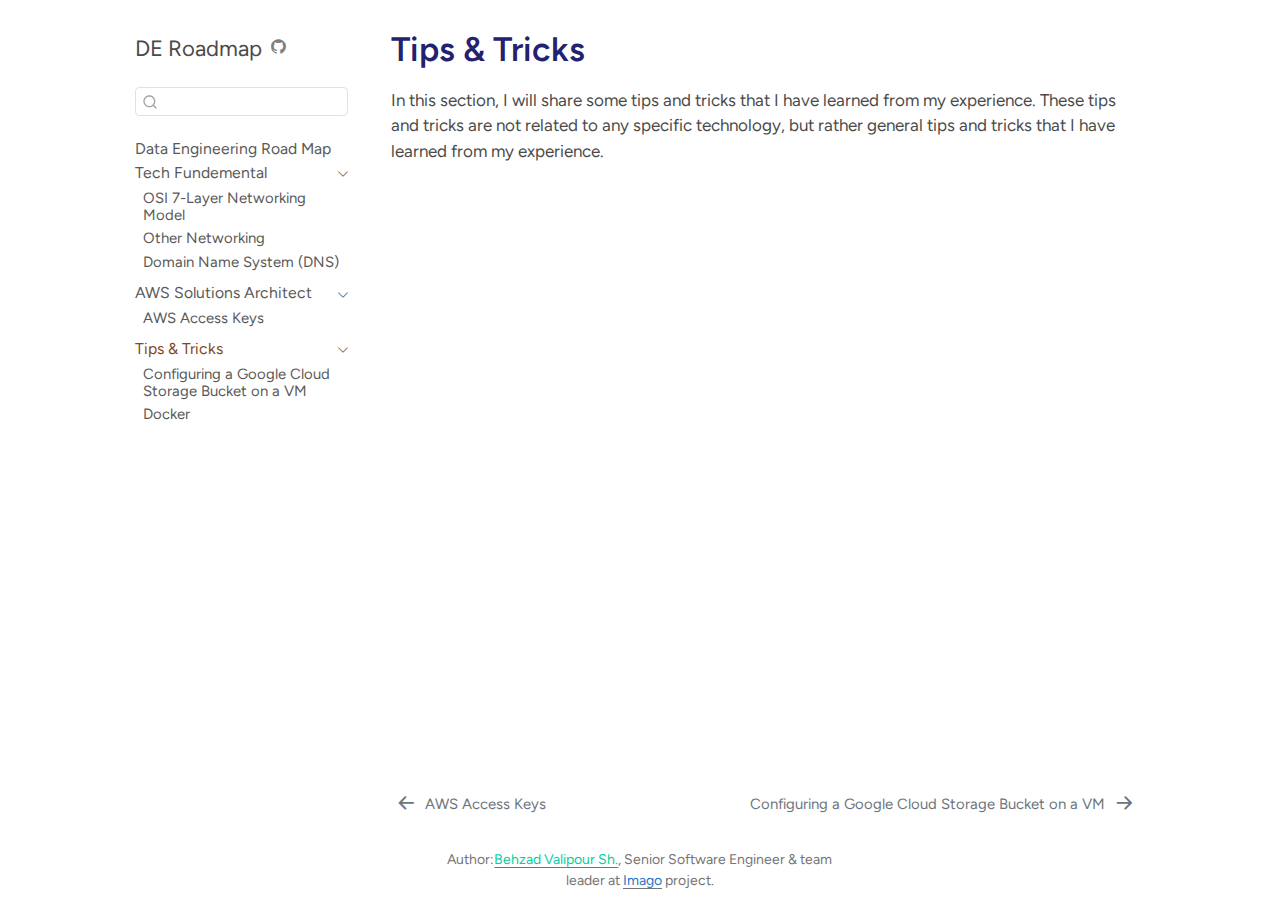
<file: docs/modules/100.Tips_Tricks.html>
<!DOCTYPE html>
<html xmlns="http://www.w3.org/1999/xhtml" lang="en" xml:lang="en"><head>

<meta charset="utf-8">
<meta name="generator" content="quarto-1.8.27">

<meta name="viewport" content="width=device-width, initial-scale=1.0, user-scalable=yes">


<title>Tips &amp; Tricks – DE Roadmap</title>
<style>
code{white-space: pre-wrap;}
span.smallcaps{font-variant: small-caps;}
div.columns{display: flex; gap: min(4vw, 1.5em);}
div.column{flex: auto; overflow-x: auto;}
div.hanging-indent{margin-left: 1.5em; text-indent: -1.5em;}
ul.task-list{list-style: none;}
ul.task-list li input[type="checkbox"] {
  width: 0.8em;
  margin: 0 0.8em 0.2em -1em; /* quarto-specific, see https://github.com/quarto-dev/quarto-cli/issues/4556 */ 
  vertical-align: middle;
}
</style>


<script src="../site_libs/quarto-nav/quarto-nav.js"></script>
<script src="../site_libs/quarto-nav/headroom.min.js"></script>
<script src="../site_libs/clipboard/clipboard.min.js"></script>
<script src="../site_libs/quarto-search/autocomplete.umd.js"></script>
<script src="../site_libs/quarto-search/fuse.min.js"></script>
<script src="../site_libs/quarto-search/quarto-search.js"></script>
<meta name="quarto:offset" content="../">
<link href="../modules/101.GCP.html" rel="next">
<link href="../modules/021.AWS_Access_Key.html" rel="prev">
<link href="../assets/logos/logo.png" rel="icon" type="image/png">
<script src="../site_libs/quarto-html/quarto.js" type="module"></script>
<script src="../site_libs/quarto-html/tabsets/tabsets.js" type="module"></script>
<script src="../site_libs/quarto-html/axe/axe-check.js" type="module"></script>
<script src="../site_libs/quarto-html/popper.min.js"></script>
<script src="../site_libs/quarto-html/tippy.umd.min.js"></script>
<script src="../site_libs/quarto-html/anchor.min.js"></script>
<link href="../site_libs/quarto-html/tippy.css" rel="stylesheet">
<link href="../site_libs/quarto-html/quarto-syntax-highlighting-ed96de9b727972fe78a7b5d16c58bf87.css" rel="stylesheet" id="quarto-text-highlighting-styles">
<script src="../site_libs/bootstrap/bootstrap.min.js"></script>
<link href="../site_libs/bootstrap/bootstrap-icons.css" rel="stylesheet">
<link href="../site_libs/bootstrap/bootstrap-65456a0b87384e7fe32fcc68ec78c5e9.min.css" rel="stylesheet" append-hash="true" id="quarto-bootstrap" data-mode="light">
<script id="quarto-search-options" type="application/json">{
  "location": "sidebar",
  "copy-button": false,
  "collapse-after": 3,
  "panel-placement": "start",
  "type": "textbox",
  "limit": 50,
  "keyboard-shortcut": [
    "f",
    "/",
    "s"
  ],
  "show-item-context": false,
  "language": {
    "search-no-results-text": "No results",
    "search-matching-documents-text": "matching documents",
    "search-copy-link-title": "Copy link to search",
    "search-hide-matches-text": "Hide additional matches",
    "search-more-match-text": "more match in this document",
    "search-more-matches-text": "more matches in this document",
    "search-clear-button-title": "Clear",
    "search-text-placeholder": "",
    "search-detached-cancel-button-title": "Cancel",
    "search-submit-button-title": "Submit",
    "search-label": "Search"
  }
}</script>


</head>

<body class="nav-sidebar floating fullcontent quarto-light">

<div id="quarto-search-results"></div>
  <header id="quarto-header" class="headroom fixed-top">
  <nav class="quarto-secondary-nav">
    <div class="container-fluid d-flex">
      <button type="button" class="quarto-btn-toggle btn" data-bs-toggle="collapse" role="button" data-bs-target=".quarto-sidebar-collapse-item" aria-controls="quarto-sidebar" aria-expanded="false" aria-label="Toggle sidebar navigation" onclick="if (window.quartoToggleHeadroom) { window.quartoToggleHeadroom(); }">
        <i class="bi bi-layout-text-sidebar-reverse"></i>
      </button>
        <nav class="quarto-page-breadcrumbs" aria-label="breadcrumb"><ol class="breadcrumb"><li class="breadcrumb-item"><a href="../modules/100.Tips_Tricks.html">Tips &amp; Tricks</a></li></ol></nav>
        <a class="flex-grow-1" role="navigation" data-bs-toggle="collapse" data-bs-target=".quarto-sidebar-collapse-item" aria-controls="quarto-sidebar" aria-expanded="false" aria-label="Toggle sidebar navigation" onclick="if (window.quartoToggleHeadroom) { window.quartoToggleHeadroom(); }">      
        </a>
      <button type="button" class="btn quarto-search-button" aria-label="Search" onclick="window.quartoOpenSearch();">
        <i class="bi bi-search"></i>
      </button>
    </div>
  </nav>
</header>
<!-- content -->
<div id="quarto-content" class="quarto-container page-columns page-rows-contents page-layout-article">
<!-- sidebar -->
  <nav id="quarto-sidebar" class="sidebar collapse collapse-horizontal quarto-sidebar-collapse-item sidebar-navigation floating overflow-auto">
    <div class="pt-lg-2 mt-2 text-left sidebar-header">
    <div class="sidebar-title mb-0 py-0">
      <a href="../">DE Roadmap</a> 
        <div class="sidebar-tools-main">
    <a href="https://github.com/behzad89/Data_Engineeing_Road_Map" title="Source Code" class="quarto-navigation-tool px-1" aria-label="Source Code"><i class="bi bi-github"></i></a>
</div>
    </div>
      </div>
        <div class="mt-2 flex-shrink-0 align-items-center">
        <div class="sidebar-search">
        <div id="quarto-search" class="" title="Search"></div>
        </div>
        </div>
    <div class="sidebar-menu-container"> 
    <ul class="list-unstyled mt-1">
        <li class="sidebar-item">
  <div class="sidebar-item-container"> 
  <a href="../index.html" class="sidebar-item-text sidebar-link"><span class="chapter-title">Data Engineering Road Map</span></a>
  </div>
</li>
        <li class="sidebar-item sidebar-item-section">
      <div class="sidebar-item-container"> 
            <a href="../modules/01.Tech_Fundemental.html" class="sidebar-item-text sidebar-link">
 <span class="menu-text">Tech Fundemental</span></a>
          <a class="sidebar-item-toggle text-start" data-bs-toggle="collapse" data-bs-target="#quarto-sidebar-section-1" role="navigation" aria-expanded="true" aria-label="Toggle section">
            <i class="bi bi-chevron-right ms-2"></i>
          </a> 
      </div>
      <ul id="quarto-sidebar-section-1" class="collapse list-unstyled sidebar-section depth1 show">  
          <li class="sidebar-item">
  <div class="sidebar-item-container"> 
  <a href="../modules/012.OSI7_layers.html" class="sidebar-item-text sidebar-link"><span class="chapter-title">OSI 7-Layer Networking Model</span></a>
  </div>
</li>
          <li class="sidebar-item">
  <div class="sidebar-item-container"> 
  <a href="../modules/013.Other_Networking.html" class="sidebar-item-text sidebar-link"><span class="chapter-title">Other Networking</span></a>
  </div>
</li>
          <li class="sidebar-item">
  <div class="sidebar-item-container"> 
  <a href="../modules/014.DNS.html" class="sidebar-item-text sidebar-link"><span class="chapter-title">Domain Name System (DNS)</span></a>
  </div>
</li>
      </ul>
  </li>
        <li class="sidebar-item sidebar-item-section">
      <div class="sidebar-item-container"> 
            <a href="../modules/02.AWS_Arch.html" class="sidebar-item-text sidebar-link">
 <span class="menu-text">AWS Solutions Architect</span></a>
          <a class="sidebar-item-toggle text-start" data-bs-toggle="collapse" data-bs-target="#quarto-sidebar-section-2" role="navigation" aria-expanded="true" aria-label="Toggle section">
            <i class="bi bi-chevron-right ms-2"></i>
          </a> 
      </div>
      <ul id="quarto-sidebar-section-2" class="collapse list-unstyled sidebar-section depth1 show">  
          <li class="sidebar-item">
  <div class="sidebar-item-container"> 
  <a href="../modules/021.AWS_Access_Key.html" class="sidebar-item-text sidebar-link"><span class="chapter-title">AWS Access Keys</span></a>
  </div>
</li>
      </ul>
  </li>
        <li class="sidebar-item sidebar-item-section">
      <div class="sidebar-item-container"> 
            <a href="../modules/100.Tips_Tricks.html" class="sidebar-item-text sidebar-link active">
 <span class="menu-text">Tips &amp; Tricks</span></a>
          <a class="sidebar-item-toggle text-start" data-bs-toggle="collapse" data-bs-target="#quarto-sidebar-section-3" role="navigation" aria-expanded="true" aria-label="Toggle section">
            <i class="bi bi-chevron-right ms-2"></i>
          </a> 
      </div>
      <ul id="quarto-sidebar-section-3" class="collapse list-unstyled sidebar-section depth1 show">  
          <li class="sidebar-item">
  <div class="sidebar-item-container"> 
  <a href="../modules/101.GCP.html" class="sidebar-item-text sidebar-link"><span class="chapter-title">Configuring a Google Cloud Storage Bucket on a VM</span></a>
  </div>
</li>
          <li class="sidebar-item">
  <div class="sidebar-item-container"> 
  <a href="../modules/102.Docker.html" class="sidebar-item-text sidebar-link"><span class="chapter-title">Docker</span></a>
  </div>
</li>
      </ul>
  </li>
    </ul>
    </div>
</nav>
<div id="quarto-sidebar-glass" class="quarto-sidebar-collapse-item" data-bs-toggle="collapse" data-bs-target=".quarto-sidebar-collapse-item"></div>
<!-- margin-sidebar -->
    
<!-- main -->
<main class="content" id="quarto-document-content">

<header id="title-block-header" class="quarto-title-block default">
<div class="quarto-title">
<h1 class="title">Tips &amp; Tricks</h1>
</div>



<div class="quarto-title-meta">

    
  
    
  </div>
  


</header>


<p>In this section, I will share some tips and tricks that I have learned from my experience. These tips and tricks are not related to any specific technology, but rather general tips and tricks that I have learned from my experience.</p>



</main> <!-- /main -->
<script id="quarto-html-after-body" type="application/javascript">
  window.document.addEventListener("DOMContentLoaded", function (event) {
    const icon = "";
    const anchorJS = new window.AnchorJS();
    anchorJS.options = {
      placement: 'right',
      icon: icon
    };
    anchorJS.add('.anchored');
    const isCodeAnnotation = (el) => {
      for (const clz of el.classList) {
        if (clz.startsWith('code-annotation-')) {                     
          return true;
        }
      }
      return false;
    }
    const onCopySuccess = function(e) {
      // button target
      const button = e.trigger;
      // don't keep focus
      button.blur();
      // flash "checked"
      button.classList.add('code-copy-button-checked');
      var currentTitle = button.getAttribute("title");
      button.setAttribute("title", "Copied!");
      let tooltip;
      if (window.bootstrap) {
        button.setAttribute("data-bs-toggle", "tooltip");
        button.setAttribute("data-bs-placement", "left");
        button.setAttribute("data-bs-title", "Copied!");
        tooltip = new bootstrap.Tooltip(button, 
          { trigger: "manual", 
            customClass: "code-copy-button-tooltip",
            offset: [0, -8]});
        tooltip.show();    
      }
      setTimeout(function() {
        if (tooltip) {
          tooltip.hide();
          button.removeAttribute("data-bs-title");
          button.removeAttribute("data-bs-toggle");
          button.removeAttribute("data-bs-placement");
        }
        button.setAttribute("title", currentTitle);
        button.classList.remove('code-copy-button-checked');
      }, 1000);
      // clear code selection
      e.clearSelection();
    }
    const getTextToCopy = function(trigger) {
      const outerScaffold = trigger.parentElement.cloneNode(true);
      const codeEl = outerScaffold.querySelector('code');
      for (const childEl of codeEl.children) {
        if (isCodeAnnotation(childEl)) {
          childEl.remove();
        }
      }
      return codeEl.innerText;
    }
    const clipboard = new window.ClipboardJS('.code-copy-button:not([data-in-quarto-modal])', {
      text: getTextToCopy
    });
    clipboard.on('success', onCopySuccess);
    if (window.document.getElementById('quarto-embedded-source-code-modal')) {
      const clipboardModal = new window.ClipboardJS('.code-copy-button[data-in-quarto-modal]', {
        text: getTextToCopy,
        container: window.document.getElementById('quarto-embedded-source-code-modal')
      });
      clipboardModal.on('success', onCopySuccess);
    }
      var localhostRegex = new RegExp(/^(?:http|https):\/\/localhost\:?[0-9]*\//);
      var mailtoRegex = new RegExp(/^mailto:/);
        var filterRegex = new RegExp('/' + window.location.host + '/');
      var isInternal = (href) => {
          return filterRegex.test(href) || localhostRegex.test(href) || mailtoRegex.test(href);
      }
      // Inspect non-navigation links and adorn them if external
     var links = window.document.querySelectorAll('a[href]:not(.nav-link):not(.navbar-brand):not(.toc-action):not(.sidebar-link):not(.sidebar-item-toggle):not(.pagination-link):not(.no-external):not([aria-hidden]):not(.dropdown-item):not(.quarto-navigation-tool):not(.about-link)');
      for (var i=0; i<links.length; i++) {
        const link = links[i];
        if (!isInternal(link.href)) {
          // undo the damage that might have been done by quarto-nav.js in the case of
          // links that we want to consider external
          if (link.dataset.originalHref !== undefined) {
            link.href = link.dataset.originalHref;
          }
        }
      }
    function tippyHover(el, contentFn, onTriggerFn, onUntriggerFn) {
      const config = {
        allowHTML: true,
        maxWidth: 500,
        delay: 100,
        arrow: false,
        appendTo: function(el) {
            return el.parentElement;
        },
        interactive: true,
        interactiveBorder: 10,
        theme: 'quarto',
        placement: 'bottom-start',
      };
      if (contentFn) {
        config.content = contentFn;
      }
      if (onTriggerFn) {
        config.onTrigger = onTriggerFn;
      }
      if (onUntriggerFn) {
        config.onUntrigger = onUntriggerFn;
      }
      window.tippy(el, config); 
    }
    const noterefs = window.document.querySelectorAll('a[role="doc-noteref"]');
    for (var i=0; i<noterefs.length; i++) {
      const ref = noterefs[i];
      tippyHover(ref, function() {
        // use id or data attribute instead here
        let href = ref.getAttribute('data-footnote-href') || ref.getAttribute('href');
        try { href = new URL(href).hash; } catch {}
        const id = href.replace(/^#\/?/, "");
        const note = window.document.getElementById(id);
        if (note) {
          return note.innerHTML;
        } else {
          return "";
        }
      });
    }
    const xrefs = window.document.querySelectorAll('a.quarto-xref');
    const processXRef = (id, note) => {
      // Strip column container classes
      const stripColumnClz = (el) => {
        el.classList.remove("page-full", "page-columns");
        if (el.children) {
          for (const child of el.children) {
            stripColumnClz(child);
          }
        }
      }
      stripColumnClz(note)
      if (id === null || id.startsWith('sec-')) {
        // Special case sections, only their first couple elements
        const container = document.createElement("div");
        if (note.children && note.children.length > 2) {
          container.appendChild(note.children[0].cloneNode(true));
          for (let i = 1; i < note.children.length; i++) {
            const child = note.children[i];
            if (child.tagName === "P" && child.innerText === "") {
              continue;
            } else {
              container.appendChild(child.cloneNode(true));
              break;
            }
          }
          if (window.Quarto?.typesetMath) {
            window.Quarto.typesetMath(container);
          }
          return container.innerHTML
        } else {
          if (window.Quarto?.typesetMath) {
            window.Quarto.typesetMath(note);
          }
          return note.innerHTML;
        }
      } else {
        // Remove any anchor links if they are present
        const anchorLink = note.querySelector('a.anchorjs-link');
        if (anchorLink) {
          anchorLink.remove();
        }
        if (window.Quarto?.typesetMath) {
          window.Quarto.typesetMath(note);
        }
        if (note.classList.contains("callout")) {
          return note.outerHTML;
        } else {
          return note.innerHTML;
        }
      }
    }
    for (var i=0; i<xrefs.length; i++) {
      const xref = xrefs[i];
      tippyHover(xref, undefined, function(instance) {
        instance.disable();
        let url = xref.getAttribute('href');
        let hash = undefined; 
        if (url.startsWith('#')) {
          hash = url;
        } else {
          try { hash = new URL(url).hash; } catch {}
        }
        if (hash) {
          const id = hash.replace(/^#\/?/, "");
          const note = window.document.getElementById(id);
          if (note !== null) {
            try {
              const html = processXRef(id, note.cloneNode(true));
              instance.setContent(html);
            } finally {
              instance.enable();
              instance.show();
            }
          } else {
            // See if we can fetch this
            fetch(url.split('#')[0])
            .then(res => res.text())
            .then(html => {
              const parser = new DOMParser();
              const htmlDoc = parser.parseFromString(html, "text/html");
              const note = htmlDoc.getElementById(id);
              if (note !== null) {
                const html = processXRef(id, note);
                instance.setContent(html);
              } 
            }).finally(() => {
              instance.enable();
              instance.show();
            });
          }
        } else {
          // See if we can fetch a full url (with no hash to target)
          // This is a special case and we should probably do some content thinning / targeting
          fetch(url)
          .then(res => res.text())
          .then(html => {
            const parser = new DOMParser();
            const htmlDoc = parser.parseFromString(html, "text/html");
            const note = htmlDoc.querySelector('main.content');
            if (note !== null) {
              // This should only happen for chapter cross references
              // (since there is no id in the URL)
              // remove the first header
              if (note.children.length > 0 && note.children[0].tagName === "HEADER") {
                note.children[0].remove();
              }
              const html = processXRef(null, note);
              instance.setContent(html);
            } 
          }).finally(() => {
            instance.enable();
            instance.show();
          });
        }
      }, function(instance) {
      });
    }
        let selectedAnnoteEl;
        const selectorForAnnotation = ( cell, annotation) => {
          let cellAttr = 'data-code-cell="' + cell + '"';
          let lineAttr = 'data-code-annotation="' +  annotation + '"';
          const selector = 'span[' + cellAttr + '][' + lineAttr + ']';
          return selector;
        }
        const selectCodeLines = (annoteEl) => {
          const doc = window.document;
          const targetCell = annoteEl.getAttribute("data-target-cell");
          const targetAnnotation = annoteEl.getAttribute("data-target-annotation");
          const annoteSpan = window.document.querySelector(selectorForAnnotation(targetCell, targetAnnotation));
          const lines = annoteSpan.getAttribute("data-code-lines").split(",");
          const lineIds = lines.map((line) => {
            return targetCell + "-" + line;
          })
          let top = null;
          let height = null;
          let parent = null;
          if (lineIds.length > 0) {
              //compute the position of the single el (top and bottom and make a div)
              const el = window.document.getElementById(lineIds[0]);
              top = el.offsetTop;
              height = el.offsetHeight;
              parent = el.parentElement.parentElement;
            if (lineIds.length > 1) {
              const lastEl = window.document.getElementById(lineIds[lineIds.length - 1]);
              const bottom = lastEl.offsetTop + lastEl.offsetHeight;
              height = bottom - top;
            }
            if (top !== null && height !== null && parent !== null) {
              // cook up a div (if necessary) and position it 
              let div = window.document.getElementById("code-annotation-line-highlight");
              if (div === null) {
                div = window.document.createElement("div");
                div.setAttribute("id", "code-annotation-line-highlight");
                div.style.position = 'absolute';
                parent.appendChild(div);
              }
              div.style.top = top - 2 + "px";
              div.style.height = height + 4 + "px";
              div.style.left = 0;
              let gutterDiv = window.document.getElementById("code-annotation-line-highlight-gutter");
              if (gutterDiv === null) {
                gutterDiv = window.document.createElement("div");
                gutterDiv.setAttribute("id", "code-annotation-line-highlight-gutter");
                gutterDiv.style.position = 'absolute';
                const codeCell = window.document.getElementById(targetCell);
                const gutter = codeCell.querySelector('.code-annotation-gutter');
                gutter.appendChild(gutterDiv);
              }
              gutterDiv.style.top = top - 2 + "px";
              gutterDiv.style.height = height + 4 + "px";
            }
            selectedAnnoteEl = annoteEl;
          }
        };
        const unselectCodeLines = () => {
          const elementsIds = ["code-annotation-line-highlight", "code-annotation-line-highlight-gutter"];
          elementsIds.forEach((elId) => {
            const div = window.document.getElementById(elId);
            if (div) {
              div.remove();
            }
          });
          selectedAnnoteEl = undefined;
        };
          // Handle positioning of the toggle
      window.addEventListener(
        "resize",
        throttle(() => {
          elRect = undefined;
          if (selectedAnnoteEl) {
            selectCodeLines(selectedAnnoteEl);
          }
        }, 10)
      );
      function throttle(fn, ms) {
      let throttle = false;
      let timer;
        return (...args) => {
          if(!throttle) { // first call gets through
              fn.apply(this, args);
              throttle = true;
          } else { // all the others get throttled
              if(timer) clearTimeout(timer); // cancel #2
              timer = setTimeout(() => {
                fn.apply(this, args);
                timer = throttle = false;
              }, ms);
          }
        };
      }
        // Attach click handler to the DT
        const annoteDls = window.document.querySelectorAll('dt[data-target-cell]');
        for (const annoteDlNode of annoteDls) {
          annoteDlNode.addEventListener('click', (event) => {
            const clickedEl = event.target;
            if (clickedEl !== selectedAnnoteEl) {
              unselectCodeLines();
              const activeEl = window.document.querySelector('dt[data-target-cell].code-annotation-active');
              if (activeEl) {
                activeEl.classList.remove('code-annotation-active');
              }
              selectCodeLines(clickedEl);
              clickedEl.classList.add('code-annotation-active');
            } else {
              // Unselect the line
              unselectCodeLines();
              clickedEl.classList.remove('code-annotation-active');
            }
          });
        }
    const findCites = (el) => {
      const parentEl = el.parentElement;
      if (parentEl) {
        const cites = parentEl.dataset.cites;
        if (cites) {
          return {
            el,
            cites: cites.split(' ')
          };
        } else {
          return findCites(el.parentElement)
        }
      } else {
        return undefined;
      }
    };
    var bibliorefs = window.document.querySelectorAll('a[role="doc-biblioref"]');
    for (var i=0; i<bibliorefs.length; i++) {
      const ref = bibliorefs[i];
      const citeInfo = findCites(ref);
      if (citeInfo) {
        tippyHover(citeInfo.el, function() {
          var popup = window.document.createElement('div');
          citeInfo.cites.forEach(function(cite) {
            var citeDiv = window.document.createElement('div');
            citeDiv.classList.add('hanging-indent');
            citeDiv.classList.add('csl-entry');
            var biblioDiv = window.document.getElementById('ref-' + cite);
            if (biblioDiv) {
              citeDiv.innerHTML = biblioDiv.innerHTML;
            }
            popup.appendChild(citeDiv);
          });
          return popup.innerHTML;
        });
      }
    }
  });
  </script>
<nav class="page-navigation">
  <div class="nav-page nav-page-previous">
      <a href="../modules/021.AWS_Access_Key.html" class="pagination-link" aria-label="AWS Access Keys">
        <i class="bi bi-arrow-left-short"></i> <span class="nav-page-text"><span class="chapter-title">AWS Access Keys</span></span>
      </a>          
  </div>
  <div class="nav-page nav-page-next">
      <a href="../modules/101.GCP.html" class="pagination-link" aria-label="Configuring a Google Cloud Storage Bucket on a VM">
        <span class="nav-page-text"><span class="chapter-title">Configuring a Google Cloud Storage Bucket on a VM</span></span> <i class="bi bi-arrow-right-short"></i>
      </a>
  </div>
</nav>
</div> <!-- /content -->
<footer class="footer">
  <div class="nav-footer">
    <div class="nav-footer-left">
      &nbsp;
    </div>   
    <div class="nav-footer-center">
<p>Author:<a href="https://behzad-valipour.netlify.app"><span class="green">Behzad Valipour Sh.</span></a>, Senior Software Engineer &amp; team leader at <a href="https://imago.ac.uk"><span class="blue">Imago</span></a> project.</p>
</div>
    <div class="nav-footer-right">
      &nbsp;
    </div>
  </div>
</footer>




</body></html>
</file>
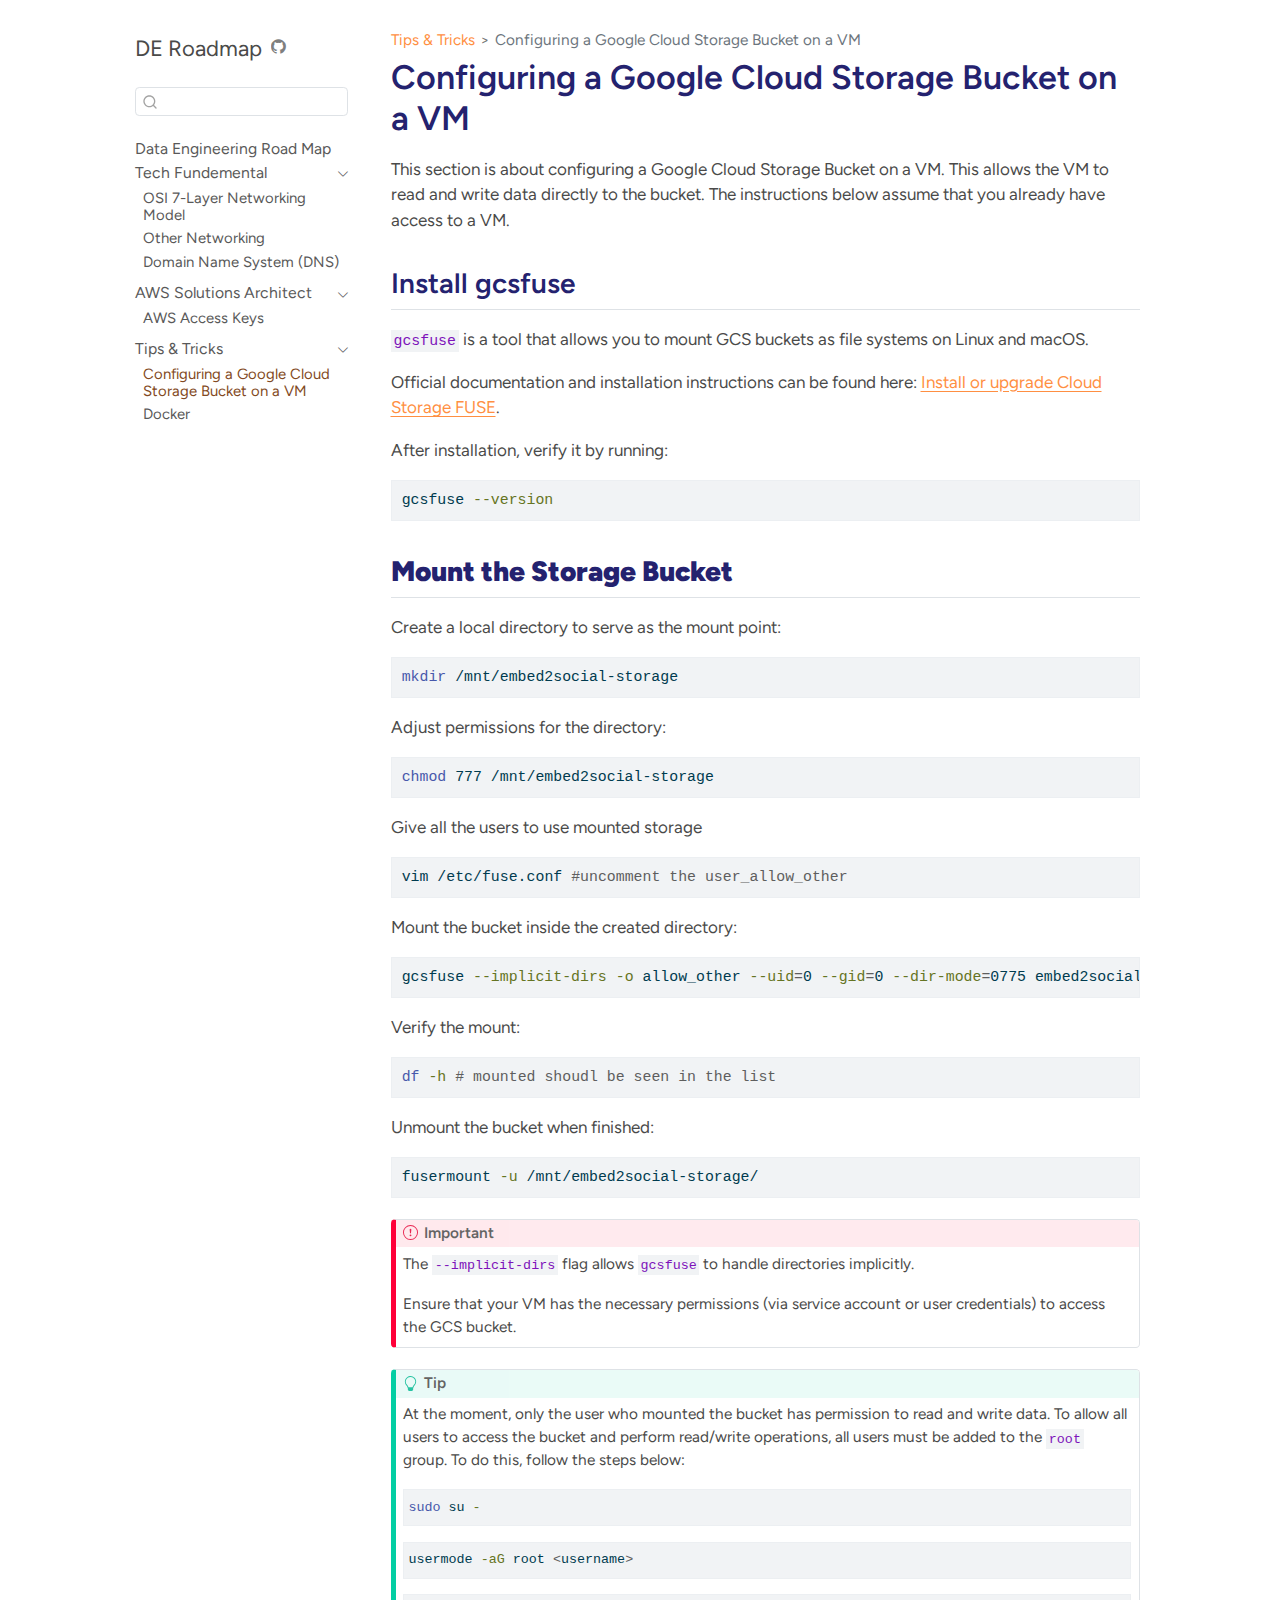
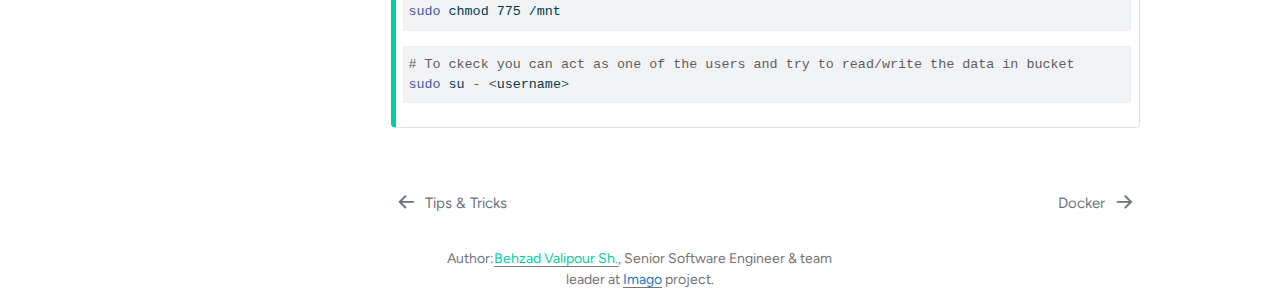
<file: docs/modules/101.GCP.html>
<!DOCTYPE html>
<html xmlns="http://www.w3.org/1999/xhtml" lang="en" xml:lang="en"><head>

<meta charset="utf-8">
<meta name="generator" content="quarto-1.8.27">

<meta name="viewport" content="width=device-width, initial-scale=1.0, user-scalable=yes">


<title>Configuring a Google Cloud Storage Bucket on a VM – DE Roadmap</title>
<style>
code{white-space: pre-wrap;}
span.smallcaps{font-variant: small-caps;}
div.columns{display: flex; gap: min(4vw, 1.5em);}
div.column{flex: auto; overflow-x: auto;}
div.hanging-indent{margin-left: 1.5em; text-indent: -1.5em;}
ul.task-list{list-style: none;}
ul.task-list li input[type="checkbox"] {
  width: 0.8em;
  margin: 0 0.8em 0.2em -1em; /* quarto-specific, see https://github.com/quarto-dev/quarto-cli/issues/4556 */ 
  vertical-align: middle;
}
/* CSS for syntax highlighting */
html { -webkit-text-size-adjust: 100%; }
pre > code.sourceCode { white-space: pre; position: relative; }
pre > code.sourceCode > span { display: inline-block; line-height: 1.25; }
pre > code.sourceCode > span:empty { height: 1.2em; }
.sourceCode { overflow: visible; }
code.sourceCode > span { color: inherit; text-decoration: inherit; }
div.sourceCode { margin: 1em 0; }
pre.sourceCode { margin: 0; }
@media screen {
div.sourceCode { overflow: auto; }
}
@media print {
pre > code.sourceCode { white-space: pre-wrap; }
pre > code.sourceCode > span { text-indent: -5em; padding-left: 5em; }
}
pre.numberSource code
  { counter-reset: source-line 0; }
pre.numberSource code > span
  { position: relative; left: -4em; counter-increment: source-line; }
pre.numberSource code > span > a:first-child::before
  { content: counter(source-line);
    position: relative; left: -1em; text-align: right; vertical-align: baseline;
    border: none; display: inline-block;
    -webkit-touch-callout: none; -webkit-user-select: none;
    -khtml-user-select: none; -moz-user-select: none;
    -ms-user-select: none; user-select: none;
    padding: 0 4px; width: 4em;
  }
pre.numberSource { margin-left: 3em;  padding-left: 4px; }
div.sourceCode
  {   }
@media screen {
pre > code.sourceCode > span > a:first-child::before { text-decoration: underline; }
}
</style>


<script src="../site_libs/quarto-nav/quarto-nav.js"></script>
<script src="../site_libs/quarto-nav/headroom.min.js"></script>
<script src="../site_libs/clipboard/clipboard.min.js"></script>
<script src="../site_libs/quarto-search/autocomplete.umd.js"></script>
<script src="../site_libs/quarto-search/fuse.min.js"></script>
<script src="../site_libs/quarto-search/quarto-search.js"></script>
<meta name="quarto:offset" content="../">
<link href="../modules/102.Docker.html" rel="next">
<link href="../modules/100.Tips_Tricks.html" rel="prev">
<link href="../assets/logos/logo.png" rel="icon" type="image/png">
<script src="../site_libs/quarto-html/quarto.js" type="module"></script>
<script src="../site_libs/quarto-html/tabsets/tabsets.js" type="module"></script>
<script src="../site_libs/quarto-html/axe/axe-check.js" type="module"></script>
<script src="../site_libs/quarto-html/popper.min.js"></script>
<script src="../site_libs/quarto-html/tippy.umd.min.js"></script>
<script src="../site_libs/quarto-html/anchor.min.js"></script>
<link href="../site_libs/quarto-html/tippy.css" rel="stylesheet">
<link href="../site_libs/quarto-html/quarto-syntax-highlighting-ed96de9b727972fe78a7b5d16c58bf87.css" rel="stylesheet" id="quarto-text-highlighting-styles">
<script src="../site_libs/bootstrap/bootstrap.min.js"></script>
<link href="../site_libs/bootstrap/bootstrap-icons.css" rel="stylesheet">
<link href="../site_libs/bootstrap/bootstrap-65456a0b87384e7fe32fcc68ec78c5e9.min.css" rel="stylesheet" append-hash="true" id="quarto-bootstrap" data-mode="light">
<script id="quarto-search-options" type="application/json">{
  "location": "sidebar",
  "copy-button": false,
  "collapse-after": 3,
  "panel-placement": "start",
  "type": "textbox",
  "limit": 50,
  "keyboard-shortcut": [
    "f",
    "/",
    "s"
  ],
  "show-item-context": false,
  "language": {
    "search-no-results-text": "No results",
    "search-matching-documents-text": "matching documents",
    "search-copy-link-title": "Copy link to search",
    "search-hide-matches-text": "Hide additional matches",
    "search-more-match-text": "more match in this document",
    "search-more-matches-text": "more matches in this document",
    "search-clear-button-title": "Clear",
    "search-text-placeholder": "",
    "search-detached-cancel-button-title": "Cancel",
    "search-submit-button-title": "Submit",
    "search-label": "Search"
  }
}</script>


</head>

<body class="nav-sidebar floating fullcontent quarto-light">

<div id="quarto-search-results"></div>
  <header id="quarto-header" class="headroom fixed-top">
  <nav class="quarto-secondary-nav">
    <div class="container-fluid d-flex">
      <button type="button" class="quarto-btn-toggle btn" data-bs-toggle="collapse" role="button" data-bs-target=".quarto-sidebar-collapse-item" aria-controls="quarto-sidebar" aria-expanded="false" aria-label="Toggle sidebar navigation" onclick="if (window.quartoToggleHeadroom) { window.quartoToggleHeadroom(); }">
        <i class="bi bi-layout-text-sidebar-reverse"></i>
      </button>
        <nav class="quarto-page-breadcrumbs" aria-label="breadcrumb"><ol class="breadcrumb"><li class="breadcrumb-item"><a href="../modules/100.Tips_Tricks.html">Tips &amp; Tricks</a></li><li class="breadcrumb-item"><a href="../modules/101.GCP.html"><span class="chapter-title">Configuring a Google Cloud Storage Bucket on a VM</span></a></li></ol></nav>
        <a class="flex-grow-1" role="navigation" data-bs-toggle="collapse" data-bs-target=".quarto-sidebar-collapse-item" aria-controls="quarto-sidebar" aria-expanded="false" aria-label="Toggle sidebar navigation" onclick="if (window.quartoToggleHeadroom) { window.quartoToggleHeadroom(); }">      
        </a>
      <button type="button" class="btn quarto-search-button" aria-label="Search" onclick="window.quartoOpenSearch();">
        <i class="bi bi-search"></i>
      </button>
    </div>
  </nav>
</header>
<!-- content -->
<div id="quarto-content" class="quarto-container page-columns page-rows-contents page-layout-article">
<!-- sidebar -->
  <nav id="quarto-sidebar" class="sidebar collapse collapse-horizontal quarto-sidebar-collapse-item sidebar-navigation floating overflow-auto">
    <div class="pt-lg-2 mt-2 text-left sidebar-header">
    <div class="sidebar-title mb-0 py-0">
      <a href="../">DE Roadmap</a> 
        <div class="sidebar-tools-main">
    <a href="https://github.com/behzad89/Data_Engineeing_Road_Map" title="Source Code" class="quarto-navigation-tool px-1" aria-label="Source Code"><i class="bi bi-github"></i></a>
</div>
    </div>
      </div>
        <div class="mt-2 flex-shrink-0 align-items-center">
        <div class="sidebar-search">
        <div id="quarto-search" class="" title="Search"></div>
        </div>
        </div>
    <div class="sidebar-menu-container"> 
    <ul class="list-unstyled mt-1">
        <li class="sidebar-item">
  <div class="sidebar-item-container"> 
  <a href="../index.html" class="sidebar-item-text sidebar-link"><span class="chapter-title">Data Engineering Road Map</span></a>
  </div>
</li>
        <li class="sidebar-item sidebar-item-section">
      <div class="sidebar-item-container"> 
            <a href="../modules/01.Tech_Fundemental.html" class="sidebar-item-text sidebar-link">
 <span class="menu-text">Tech Fundemental</span></a>
          <a class="sidebar-item-toggle text-start" data-bs-toggle="collapse" data-bs-target="#quarto-sidebar-section-1" role="navigation" aria-expanded="true" aria-label="Toggle section">
            <i class="bi bi-chevron-right ms-2"></i>
          </a> 
      </div>
      <ul id="quarto-sidebar-section-1" class="collapse list-unstyled sidebar-section depth1 show">  
          <li class="sidebar-item">
  <div class="sidebar-item-container"> 
  <a href="../modules/012.OSI7_layers.html" class="sidebar-item-text sidebar-link"><span class="chapter-title">OSI 7-Layer Networking Model</span></a>
  </div>
</li>
          <li class="sidebar-item">
  <div class="sidebar-item-container"> 
  <a href="../modules/013.Other_Networking.html" class="sidebar-item-text sidebar-link"><span class="chapter-title">Other Networking</span></a>
  </div>
</li>
          <li class="sidebar-item">
  <div class="sidebar-item-container"> 
  <a href="../modules/014.DNS.html" class="sidebar-item-text sidebar-link"><span class="chapter-title">Domain Name System (DNS)</span></a>
  </div>
</li>
      </ul>
  </li>
        <li class="sidebar-item sidebar-item-section">
      <div class="sidebar-item-container"> 
            <a href="../modules/02.AWS_Arch.html" class="sidebar-item-text sidebar-link">
 <span class="menu-text">AWS Solutions Architect</span></a>
          <a class="sidebar-item-toggle text-start" data-bs-toggle="collapse" data-bs-target="#quarto-sidebar-section-2" role="navigation" aria-expanded="true" aria-label="Toggle section">
            <i class="bi bi-chevron-right ms-2"></i>
          </a> 
      </div>
      <ul id="quarto-sidebar-section-2" class="collapse list-unstyled sidebar-section depth1 show">  
          <li class="sidebar-item">
  <div class="sidebar-item-container"> 
  <a href="../modules/021.AWS_Access_Key.html" class="sidebar-item-text sidebar-link"><span class="chapter-title">AWS Access Keys</span></a>
  </div>
</li>
      </ul>
  </li>
        <li class="sidebar-item sidebar-item-section">
      <div class="sidebar-item-container"> 
            <a href="../modules/100.Tips_Tricks.html" class="sidebar-item-text sidebar-link">
 <span class="menu-text">Tips &amp; Tricks</span></a>
          <a class="sidebar-item-toggle text-start" data-bs-toggle="collapse" data-bs-target="#quarto-sidebar-section-3" role="navigation" aria-expanded="true" aria-label="Toggle section">
            <i class="bi bi-chevron-right ms-2"></i>
          </a> 
      </div>
      <ul id="quarto-sidebar-section-3" class="collapse list-unstyled sidebar-section depth1 show">  
          <li class="sidebar-item">
  <div class="sidebar-item-container"> 
  <a href="../modules/101.GCP.html" class="sidebar-item-text sidebar-link active"><span class="chapter-title">Configuring a Google Cloud Storage Bucket on a VM</span></a>
  </div>
</li>
          <li class="sidebar-item">
  <div class="sidebar-item-container"> 
  <a href="../modules/102.Docker.html" class="sidebar-item-text sidebar-link"><span class="chapter-title">Docker</span></a>
  </div>
</li>
      </ul>
  </li>
    </ul>
    </div>
</nav>
<div id="quarto-sidebar-glass" class="quarto-sidebar-collapse-item" data-bs-toggle="collapse" data-bs-target=".quarto-sidebar-collapse-item"></div>
<!-- margin-sidebar -->
    
<!-- main -->
<main class="content" id="quarto-document-content">

<header id="title-block-header" class="quarto-title-block default"><nav class="quarto-page-breadcrumbs quarto-title-breadcrumbs d-none d-lg-block" aria-label="breadcrumb"><ol class="breadcrumb"><li class="breadcrumb-item"><a href="../modules/100.Tips_Tricks.html">Tips &amp; Tricks</a></li><li class="breadcrumb-item"><a href="../modules/101.GCP.html"><span class="chapter-title">Configuring a Google Cloud Storage Bucket on a VM</span></a></li></ol></nav>
<div class="quarto-title">
<h1 class="title"><span class="chapter-title">Configuring a Google Cloud Storage Bucket on a VM</span></h1>
</div>



<div class="quarto-title-meta">

    
  
    
  </div>
  


</header>


<p>This section is about configuring a Google Cloud Storage Bucket on a VM. This allows the VM to read and write data directly to the bucket. The instructions below assume that you already have access to a VM.</p>
<section id="install-gcsfuse" class="level2">
<h2 class="anchored" data-anchor-id="install-gcsfuse">Install gcsfuse</h2>
<p><code>gcsfuse</code> is a tool that allows you to mount GCS buckets as file systems on Linux and macOS.</p>
<p>Official documentation and installation instructions can be found here: <a href="https://docs.cloud.google.com/storage/docs/cloud-storage-fuse/install">Install or upgrade Cloud Storage FUSE</a>.</p>
<p>After installation, verify it by running:</p>
<div class="code-copy-outer-scaffold"><div class="sourceCode" id="cb1"><pre class="sourceCode bash code-with-copy"><code class="sourceCode bash"><span id="cb1-1"><a href="#cb1-1" aria-hidden="true" tabindex="-1"></a><span class="ex">gcsfuse</span> <span class="at">--version</span></span></code></pre></div><button title="Copy to Clipboard" class="code-copy-button"><i class="bi"></i></button></div>
</section>
<section id="mount-the-storage-bucket" class="level2">
<h2 class="anchored" data-anchor-id="mount-the-storage-bucket"><strong>Mount the Storage Bucket</strong></h2>
<p>Create a local directory to serve as the mount point:</p>
<div class="code-copy-outer-scaffold"><div class="sourceCode" id="cb2"><pre class="sourceCode bash code-with-copy"><code class="sourceCode bash"><span id="cb2-1"><a href="#cb2-1" aria-hidden="true" tabindex="-1"></a><span class="fu">mkdir</span> /mnt/embed2social-storage</span></code></pre></div><button title="Copy to Clipboard" class="code-copy-button"><i class="bi"></i></button></div>
<p>Adjust permissions for the directory:</p>
<div class="code-copy-outer-scaffold"><div class="sourceCode" id="cb3"><pre class="sourceCode bash code-with-copy"><code class="sourceCode bash"><span id="cb3-1"><a href="#cb3-1" aria-hidden="true" tabindex="-1"></a><span class="fu">chmod</span> 777 /mnt/embed2social-storage</span></code></pre></div><button title="Copy to Clipboard" class="code-copy-button"><i class="bi"></i></button></div>
<p>Give all the users to use mounted storage</p>
<div class="code-copy-outer-scaffold"><div class="sourceCode" id="cb4"><pre class="sourceCode bash code-with-copy"><code class="sourceCode bash"><span id="cb4-1"><a href="#cb4-1" aria-hidden="true" tabindex="-1"></a><span class="ex">vim</span> /etc/fuse.conf <span class="co">#uncomment the user_allow_other</span></span></code></pre></div><button title="Copy to Clipboard" class="code-copy-button"><i class="bi"></i></button></div>
<p>Mount the bucket inside the created directory:</p>
<div class="code-copy-outer-scaffold"><div class="sourceCode" id="cb5"><pre class="sourceCode bash code-with-copy"><code class="sourceCode bash"><span id="cb5-1"><a href="#cb5-1" aria-hidden="true" tabindex="-1"></a><span class="ex">gcsfuse</span> <span class="at">--implicit-dirs</span> <span class="at">-o</span> allow_other <span class="at">--uid</span><span class="op">=</span>0 <span class="at">--gid</span><span class="op">=</span>0 <span class="at">--dir-mode</span><span class="op">=</span>0775 embed2social-storage /mnt/embed2social-storage/</span></code></pre></div><button title="Copy to Clipboard" class="code-copy-button"><i class="bi"></i></button></div>
<p>Verify the mount:</p>
<div class="code-copy-outer-scaffold"><div class="sourceCode" id="cb6"><pre class="sourceCode bash code-with-copy"><code class="sourceCode bash"><span id="cb6-1"><a href="#cb6-1" aria-hidden="true" tabindex="-1"></a><span class="fu">df</span> <span class="at">-h</span> <span class="co"># mounted shoudl be seen in the list</span></span></code></pre></div><button title="Copy to Clipboard" class="code-copy-button"><i class="bi"></i></button></div>
<p>Unmount the bucket when finished:</p>
<div class="code-copy-outer-scaffold"><div class="sourceCode" id="cb7"><pre class="sourceCode bash code-with-copy"><code class="sourceCode bash"><span id="cb7-1"><a href="#cb7-1" aria-hidden="true" tabindex="-1"></a><span class="ex">fusermount</span> <span class="at">-u</span> /mnt/embed2social-storage/</span></code></pre></div><button title="Copy to Clipboard" class="code-copy-button"><i class="bi"></i></button></div>
<div class="callout callout-style-default callout-important callout-titled">
<div class="callout-header d-flex align-content-center">
<div class="callout-icon-container">
<i class="callout-icon"></i>
</div>
<div class="callout-title-container flex-fill">
Important
</div>
</div>
<div class="callout-body-container callout-body">
<p>The <code>--implicit-dirs</code> flag allows <code>gcsfuse</code> to handle directories implicitly.</p>
<p>Ensure that your VM has the necessary permissions (via service account or user credentials) to access the GCS bucket.</p>
</div>
</div>
<div class="callout callout-style-default callout-tip callout-titled">
<div class="callout-header d-flex align-content-center">
<div class="callout-icon-container">
<i class="callout-icon"></i>
</div>
<div class="callout-title-container flex-fill">
Tip
</div>
</div>
<div class="callout-body-container callout-body">
<p>At the moment, only the user who mounted the bucket has permission to read and write data. To allow all users to access the bucket and perform read/write operations, all users must be added to the <code>root</code> group. To do this, follow the steps below:</p>
<div class="code-copy-outer-scaffold"><div class="sourceCode" id="cb8"><pre class="sourceCode bash code-with-copy"><code class="sourceCode bash"><span id="cb8-1"><a href="#cb8-1" aria-hidden="true" tabindex="-1"></a><span class="fu">sudo</span> su <span class="at">-</span></span></code></pre></div><button title="Copy to Clipboard" class="code-copy-button"><i class="bi"></i></button></div>
<div class="code-copy-outer-scaffold"><div class="sourceCode" id="cb9"><pre class="sourceCode bash code-with-copy"><code class="sourceCode bash"><span id="cb9-1"><a href="#cb9-1" aria-hidden="true" tabindex="-1"></a><span class="ex">usermode</span> <span class="at">-aG</span> root <span class="op">&lt;</span>username<span class="op">&gt;</span></span></code></pre></div><button title="Copy to Clipboard" class="code-copy-button"><i class="bi"></i></button></div>
<div class="code-copy-outer-scaffold"><div class="sourceCode" id="cb10"><pre class="sourceCode bash code-with-copy"><code class="sourceCode bash"><span id="cb10-1"><a href="#cb10-1" aria-hidden="true" tabindex="-1"></a><span class="fu">sudo</span> chmod 775 /mnt</span></code></pre></div><button title="Copy to Clipboard" class="code-copy-button"><i class="bi"></i></button></div>
<div class="code-copy-outer-scaffold"><div class="sourceCode" id="cb11"><pre class="sourceCode bash code-with-copy"><code class="sourceCode bash"><span id="cb11-1"><a href="#cb11-1" aria-hidden="true" tabindex="-1"></a><span class="co"># To ckeck you can act as one of the users and try to read/write the data in bucket</span></span>
<span id="cb11-2"><a href="#cb11-2" aria-hidden="true" tabindex="-1"></a><span class="fu">sudo</span> su <span class="at">-</span> <span class="op">&lt;</span>username<span class="op">&gt;</span></span></code></pre></div><button title="Copy to Clipboard" class="code-copy-button"><i class="bi"></i></button></div>
</div>
</div>


</section>

</main> <!-- /main -->
<script id="quarto-html-after-body" type="application/javascript">
  window.document.addEventListener("DOMContentLoaded", function (event) {
    const icon = "";
    const anchorJS = new window.AnchorJS();
    anchorJS.options = {
      placement: 'right',
      icon: icon
    };
    anchorJS.add('.anchored');
    const isCodeAnnotation = (el) => {
      for (const clz of el.classList) {
        if (clz.startsWith('code-annotation-')) {                     
          return true;
        }
      }
      return false;
    }
    const onCopySuccess = function(e) {
      // button target
      const button = e.trigger;
      // don't keep focus
      button.blur();
      // flash "checked"
      button.classList.add('code-copy-button-checked');
      var currentTitle = button.getAttribute("title");
      button.setAttribute("title", "Copied!");
      let tooltip;
      if (window.bootstrap) {
        button.setAttribute("data-bs-toggle", "tooltip");
        button.setAttribute("data-bs-placement", "left");
        button.setAttribute("data-bs-title", "Copied!");
        tooltip = new bootstrap.Tooltip(button, 
          { trigger: "manual", 
            customClass: "code-copy-button-tooltip",
            offset: [0, -8]});
        tooltip.show();    
      }
      setTimeout(function() {
        if (tooltip) {
          tooltip.hide();
          button.removeAttribute("data-bs-title");
          button.removeAttribute("data-bs-toggle");
          button.removeAttribute("data-bs-placement");
        }
        button.setAttribute("title", currentTitle);
        button.classList.remove('code-copy-button-checked');
      }, 1000);
      // clear code selection
      e.clearSelection();
    }
    const getTextToCopy = function(trigger) {
      const outerScaffold = trigger.parentElement.cloneNode(true);
      const codeEl = outerScaffold.querySelector('code');
      for (const childEl of codeEl.children) {
        if (isCodeAnnotation(childEl)) {
          childEl.remove();
        }
      }
      return codeEl.innerText;
    }
    const clipboard = new window.ClipboardJS('.code-copy-button:not([data-in-quarto-modal])', {
      text: getTextToCopy
    });
    clipboard.on('success', onCopySuccess);
    if (window.document.getElementById('quarto-embedded-source-code-modal')) {
      const clipboardModal = new window.ClipboardJS('.code-copy-button[data-in-quarto-modal]', {
        text: getTextToCopy,
        container: window.document.getElementById('quarto-embedded-source-code-modal')
      });
      clipboardModal.on('success', onCopySuccess);
    }
      var localhostRegex = new RegExp(/^(?:http|https):\/\/localhost\:?[0-9]*\//);
      var mailtoRegex = new RegExp(/^mailto:/);
        var filterRegex = new RegExp('/' + window.location.host + '/');
      var isInternal = (href) => {
          return filterRegex.test(href) || localhostRegex.test(href) || mailtoRegex.test(href);
      }
      // Inspect non-navigation links and adorn them if external
     var links = window.document.querySelectorAll('a[href]:not(.nav-link):not(.navbar-brand):not(.toc-action):not(.sidebar-link):not(.sidebar-item-toggle):not(.pagination-link):not(.no-external):not([aria-hidden]):not(.dropdown-item):not(.quarto-navigation-tool):not(.about-link)');
      for (var i=0; i<links.length; i++) {
        const link = links[i];
        if (!isInternal(link.href)) {
          // undo the damage that might have been done by quarto-nav.js in the case of
          // links that we want to consider external
          if (link.dataset.originalHref !== undefined) {
            link.href = link.dataset.originalHref;
          }
        }
      }
    function tippyHover(el, contentFn, onTriggerFn, onUntriggerFn) {
      const config = {
        allowHTML: true,
        maxWidth: 500,
        delay: 100,
        arrow: false,
        appendTo: function(el) {
            return el.parentElement;
        },
        interactive: true,
        interactiveBorder: 10,
        theme: 'quarto',
        placement: 'bottom-start',
      };
      if (contentFn) {
        config.content = contentFn;
      }
      if (onTriggerFn) {
        config.onTrigger = onTriggerFn;
      }
      if (onUntriggerFn) {
        config.onUntrigger = onUntriggerFn;
      }
      window.tippy(el, config); 
    }
    const noterefs = window.document.querySelectorAll('a[role="doc-noteref"]');
    for (var i=0; i<noterefs.length; i++) {
      const ref = noterefs[i];
      tippyHover(ref, function() {
        // use id or data attribute instead here
        let href = ref.getAttribute('data-footnote-href') || ref.getAttribute('href');
        try { href = new URL(href).hash; } catch {}
        const id = href.replace(/^#\/?/, "");
        const note = window.document.getElementById(id);
        if (note) {
          return note.innerHTML;
        } else {
          return "";
        }
      });
    }
    const xrefs = window.document.querySelectorAll('a.quarto-xref');
    const processXRef = (id, note) => {
      // Strip column container classes
      const stripColumnClz = (el) => {
        el.classList.remove("page-full", "page-columns");
        if (el.children) {
          for (const child of el.children) {
            stripColumnClz(child);
          }
        }
      }
      stripColumnClz(note)
      if (id === null || id.startsWith('sec-')) {
        // Special case sections, only their first couple elements
        const container = document.createElement("div");
        if (note.children && note.children.length > 2) {
          container.appendChild(note.children[0].cloneNode(true));
          for (let i = 1; i < note.children.length; i++) {
            const child = note.children[i];
            if (child.tagName === "P" && child.innerText === "") {
              continue;
            } else {
              container.appendChild(child.cloneNode(true));
              break;
            }
          }
          if (window.Quarto?.typesetMath) {
            window.Quarto.typesetMath(container);
          }
          return container.innerHTML
        } else {
          if (window.Quarto?.typesetMath) {
            window.Quarto.typesetMath(note);
          }
          return note.innerHTML;
        }
      } else {
        // Remove any anchor links if they are present
        const anchorLink = note.querySelector('a.anchorjs-link');
        if (anchorLink) {
          anchorLink.remove();
        }
        if (window.Quarto?.typesetMath) {
          window.Quarto.typesetMath(note);
        }
        if (note.classList.contains("callout")) {
          return note.outerHTML;
        } else {
          return note.innerHTML;
        }
      }
    }
    for (var i=0; i<xrefs.length; i++) {
      const xref = xrefs[i];
      tippyHover(xref, undefined, function(instance) {
        instance.disable();
        let url = xref.getAttribute('href');
        let hash = undefined; 
        if (url.startsWith('#')) {
          hash = url;
        } else {
          try { hash = new URL(url).hash; } catch {}
        }
        if (hash) {
          const id = hash.replace(/^#\/?/, "");
          const note = window.document.getElementById(id);
          if (note !== null) {
            try {
              const html = processXRef(id, note.cloneNode(true));
              instance.setContent(html);
            } finally {
              instance.enable();
              instance.show();
            }
          } else {
            // See if we can fetch this
            fetch(url.split('#')[0])
            .then(res => res.text())
            .then(html => {
              const parser = new DOMParser();
              const htmlDoc = parser.parseFromString(html, "text/html");
              const note = htmlDoc.getElementById(id);
              if (note !== null) {
                const html = processXRef(id, note);
                instance.setContent(html);
              } 
            }).finally(() => {
              instance.enable();
              instance.show();
            });
          }
        } else {
          // See if we can fetch a full url (with no hash to target)
          // This is a special case and we should probably do some content thinning / targeting
          fetch(url)
          .then(res => res.text())
          .then(html => {
            const parser = new DOMParser();
            const htmlDoc = parser.parseFromString(html, "text/html");
            const note = htmlDoc.querySelector('main.content');
            if (note !== null) {
              // This should only happen for chapter cross references
              // (since there is no id in the URL)
              // remove the first header
              if (note.children.length > 0 && note.children[0].tagName === "HEADER") {
                note.children[0].remove();
              }
              const html = processXRef(null, note);
              instance.setContent(html);
            } 
          }).finally(() => {
            instance.enable();
            instance.show();
          });
        }
      }, function(instance) {
      });
    }
        let selectedAnnoteEl;
        const selectorForAnnotation = ( cell, annotation) => {
          let cellAttr = 'data-code-cell="' + cell + '"';
          let lineAttr = 'data-code-annotation="' +  annotation + '"';
          const selector = 'span[' + cellAttr + '][' + lineAttr + ']';
          return selector;
        }
        const selectCodeLines = (annoteEl) => {
          const doc = window.document;
          const targetCell = annoteEl.getAttribute("data-target-cell");
          const targetAnnotation = annoteEl.getAttribute("data-target-annotation");
          const annoteSpan = window.document.querySelector(selectorForAnnotation(targetCell, targetAnnotation));
          const lines = annoteSpan.getAttribute("data-code-lines").split(",");
          const lineIds = lines.map((line) => {
            return targetCell + "-" + line;
          })
          let top = null;
          let height = null;
          let parent = null;
          if (lineIds.length > 0) {
              //compute the position of the single el (top and bottom and make a div)
              const el = window.document.getElementById(lineIds[0]);
              top = el.offsetTop;
              height = el.offsetHeight;
              parent = el.parentElement.parentElement;
            if (lineIds.length > 1) {
              const lastEl = window.document.getElementById(lineIds[lineIds.length - 1]);
              const bottom = lastEl.offsetTop + lastEl.offsetHeight;
              height = bottom - top;
            }
            if (top !== null && height !== null && parent !== null) {
              // cook up a div (if necessary) and position it 
              let div = window.document.getElementById("code-annotation-line-highlight");
              if (div === null) {
                div = window.document.createElement("div");
                div.setAttribute("id", "code-annotation-line-highlight");
                div.style.position = 'absolute';
                parent.appendChild(div);
              }
              div.style.top = top - 2 + "px";
              div.style.height = height + 4 + "px";
              div.style.left = 0;
              let gutterDiv = window.document.getElementById("code-annotation-line-highlight-gutter");
              if (gutterDiv === null) {
                gutterDiv = window.document.createElement("div");
                gutterDiv.setAttribute("id", "code-annotation-line-highlight-gutter");
                gutterDiv.style.position = 'absolute';
                const codeCell = window.document.getElementById(targetCell);
                const gutter = codeCell.querySelector('.code-annotation-gutter');
                gutter.appendChild(gutterDiv);
              }
              gutterDiv.style.top = top - 2 + "px";
              gutterDiv.style.height = height + 4 + "px";
            }
            selectedAnnoteEl = annoteEl;
          }
        };
        const unselectCodeLines = () => {
          const elementsIds = ["code-annotation-line-highlight", "code-annotation-line-highlight-gutter"];
          elementsIds.forEach((elId) => {
            const div = window.document.getElementById(elId);
            if (div) {
              div.remove();
            }
          });
          selectedAnnoteEl = undefined;
        };
          // Handle positioning of the toggle
      window.addEventListener(
        "resize",
        throttle(() => {
          elRect = undefined;
          if (selectedAnnoteEl) {
            selectCodeLines(selectedAnnoteEl);
          }
        }, 10)
      );
      function throttle(fn, ms) {
      let throttle = false;
      let timer;
        return (...args) => {
          if(!throttle) { // first call gets through
              fn.apply(this, args);
              throttle = true;
          } else { // all the others get throttled
              if(timer) clearTimeout(timer); // cancel #2
              timer = setTimeout(() => {
                fn.apply(this, args);
                timer = throttle = false;
              }, ms);
          }
        };
      }
        // Attach click handler to the DT
        const annoteDls = window.document.querySelectorAll('dt[data-target-cell]');
        for (const annoteDlNode of annoteDls) {
          annoteDlNode.addEventListener('click', (event) => {
            const clickedEl = event.target;
            if (clickedEl !== selectedAnnoteEl) {
              unselectCodeLines();
              const activeEl = window.document.querySelector('dt[data-target-cell].code-annotation-active');
              if (activeEl) {
                activeEl.classList.remove('code-annotation-active');
              }
              selectCodeLines(clickedEl);
              clickedEl.classList.add('code-annotation-active');
            } else {
              // Unselect the line
              unselectCodeLines();
              clickedEl.classList.remove('code-annotation-active');
            }
          });
        }
    const findCites = (el) => {
      const parentEl = el.parentElement;
      if (parentEl) {
        const cites = parentEl.dataset.cites;
        if (cites) {
          return {
            el,
            cites: cites.split(' ')
          };
        } else {
          return findCites(el.parentElement)
        }
      } else {
        return undefined;
      }
    };
    var bibliorefs = window.document.querySelectorAll('a[role="doc-biblioref"]');
    for (var i=0; i<bibliorefs.length; i++) {
      const ref = bibliorefs[i];
      const citeInfo = findCites(ref);
      if (citeInfo) {
        tippyHover(citeInfo.el, function() {
          var popup = window.document.createElement('div');
          citeInfo.cites.forEach(function(cite) {
            var citeDiv = window.document.createElement('div');
            citeDiv.classList.add('hanging-indent');
            citeDiv.classList.add('csl-entry');
            var biblioDiv = window.document.getElementById('ref-' + cite);
            if (biblioDiv) {
              citeDiv.innerHTML = biblioDiv.innerHTML;
            }
            popup.appendChild(citeDiv);
          });
          return popup.innerHTML;
        });
      }
    }
  });
  </script>
<nav class="page-navigation">
  <div class="nav-page nav-page-previous">
      <a href="../modules/100.Tips_Tricks.html" class="pagination-link" aria-label="Tips &amp; Tricks">
        <i class="bi bi-arrow-left-short"></i> <span class="nav-page-text">Tips &amp; Tricks</span>
      </a>          
  </div>
  <div class="nav-page nav-page-next">
      <a href="../modules/102.Docker.html" class="pagination-link" aria-label="Docker">
        <span class="nav-page-text"><span class="chapter-title">Docker</span></span> <i class="bi bi-arrow-right-short"></i>
      </a>
  </div>
</nav>
</div> <!-- /content -->
<footer class="footer">
  <div class="nav-footer">
    <div class="nav-footer-left">
      &nbsp;
    </div>   
    <div class="nav-footer-center">
<p>Author:<a href="https://behzad-valipour.netlify.app"><span class="green">Behzad Valipour Sh.</span></a>, Senior Software Engineer &amp; team leader at <a href="https://imago.ac.uk"><span class="blue">Imago</span></a> project.</p>
</div>
    <div class="nav-footer-right">
      &nbsp;
    </div>
  </div>
</footer>




</body></html>
</file>
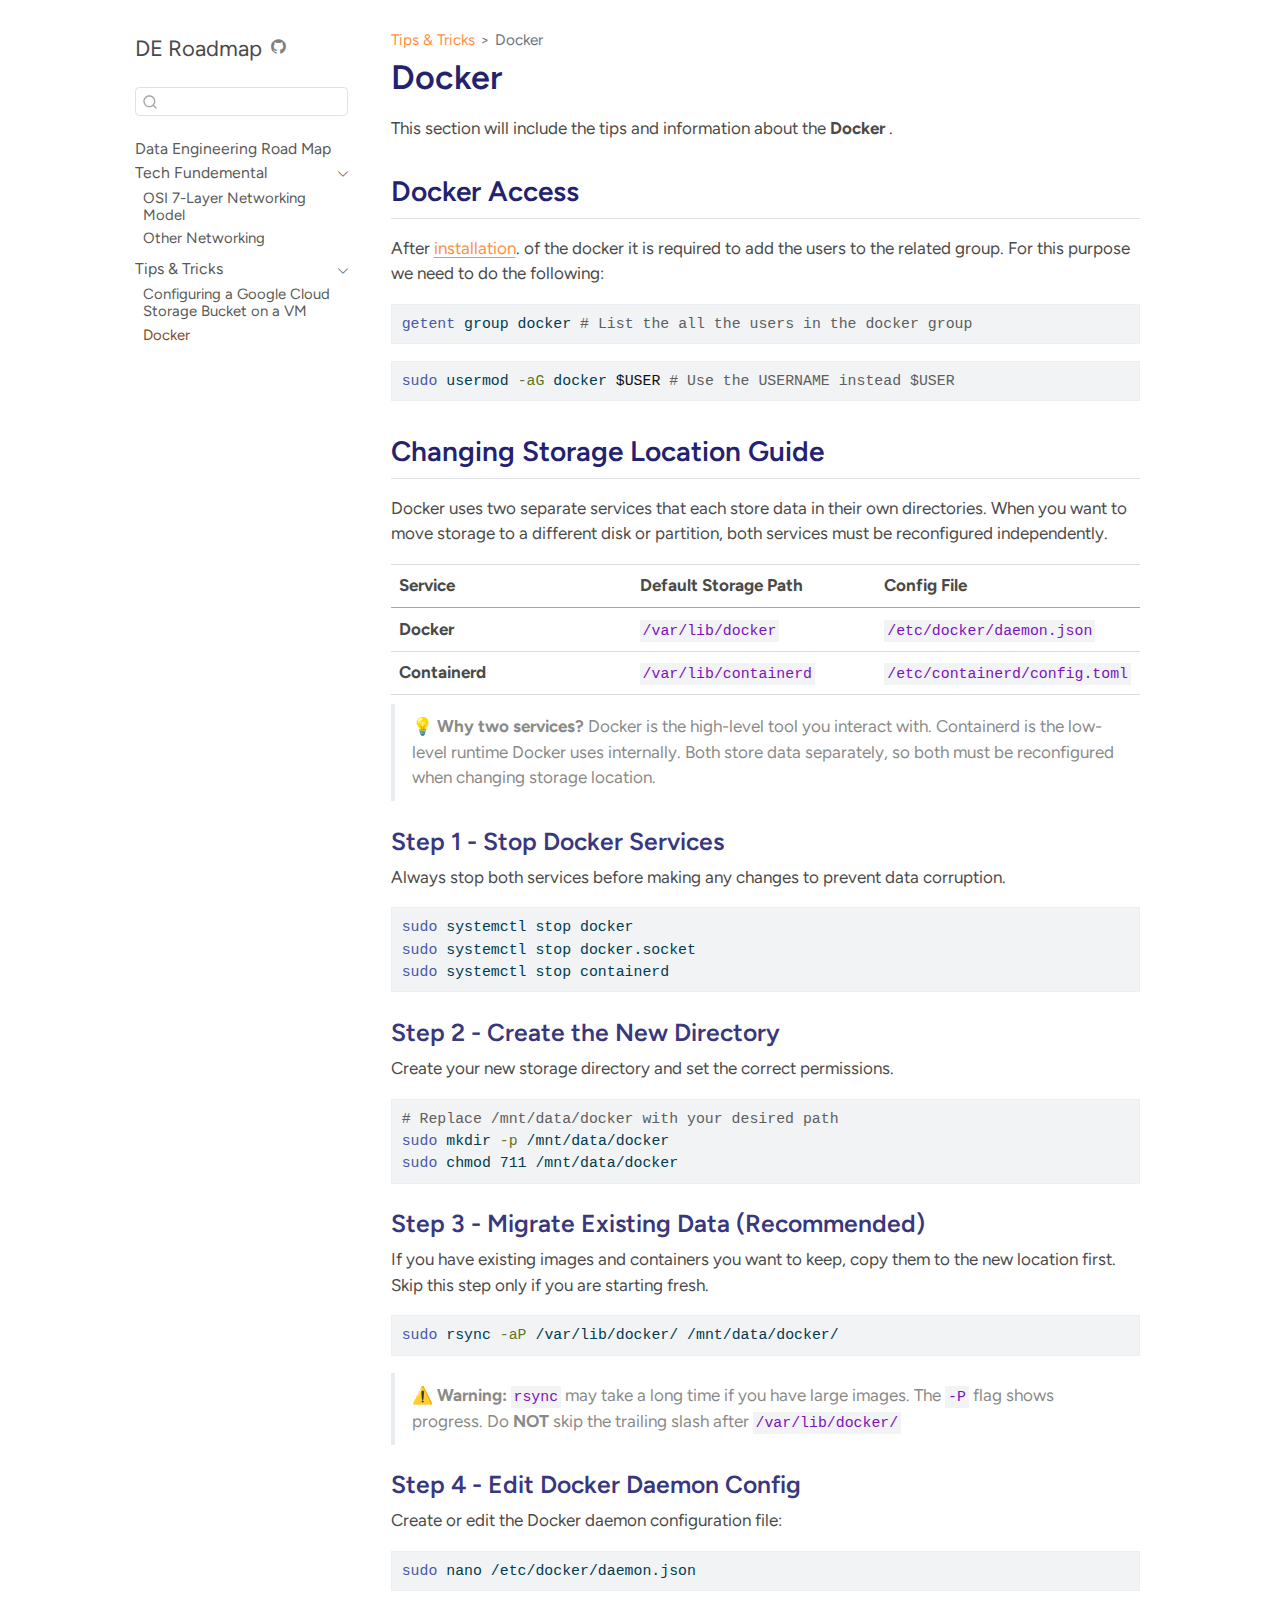
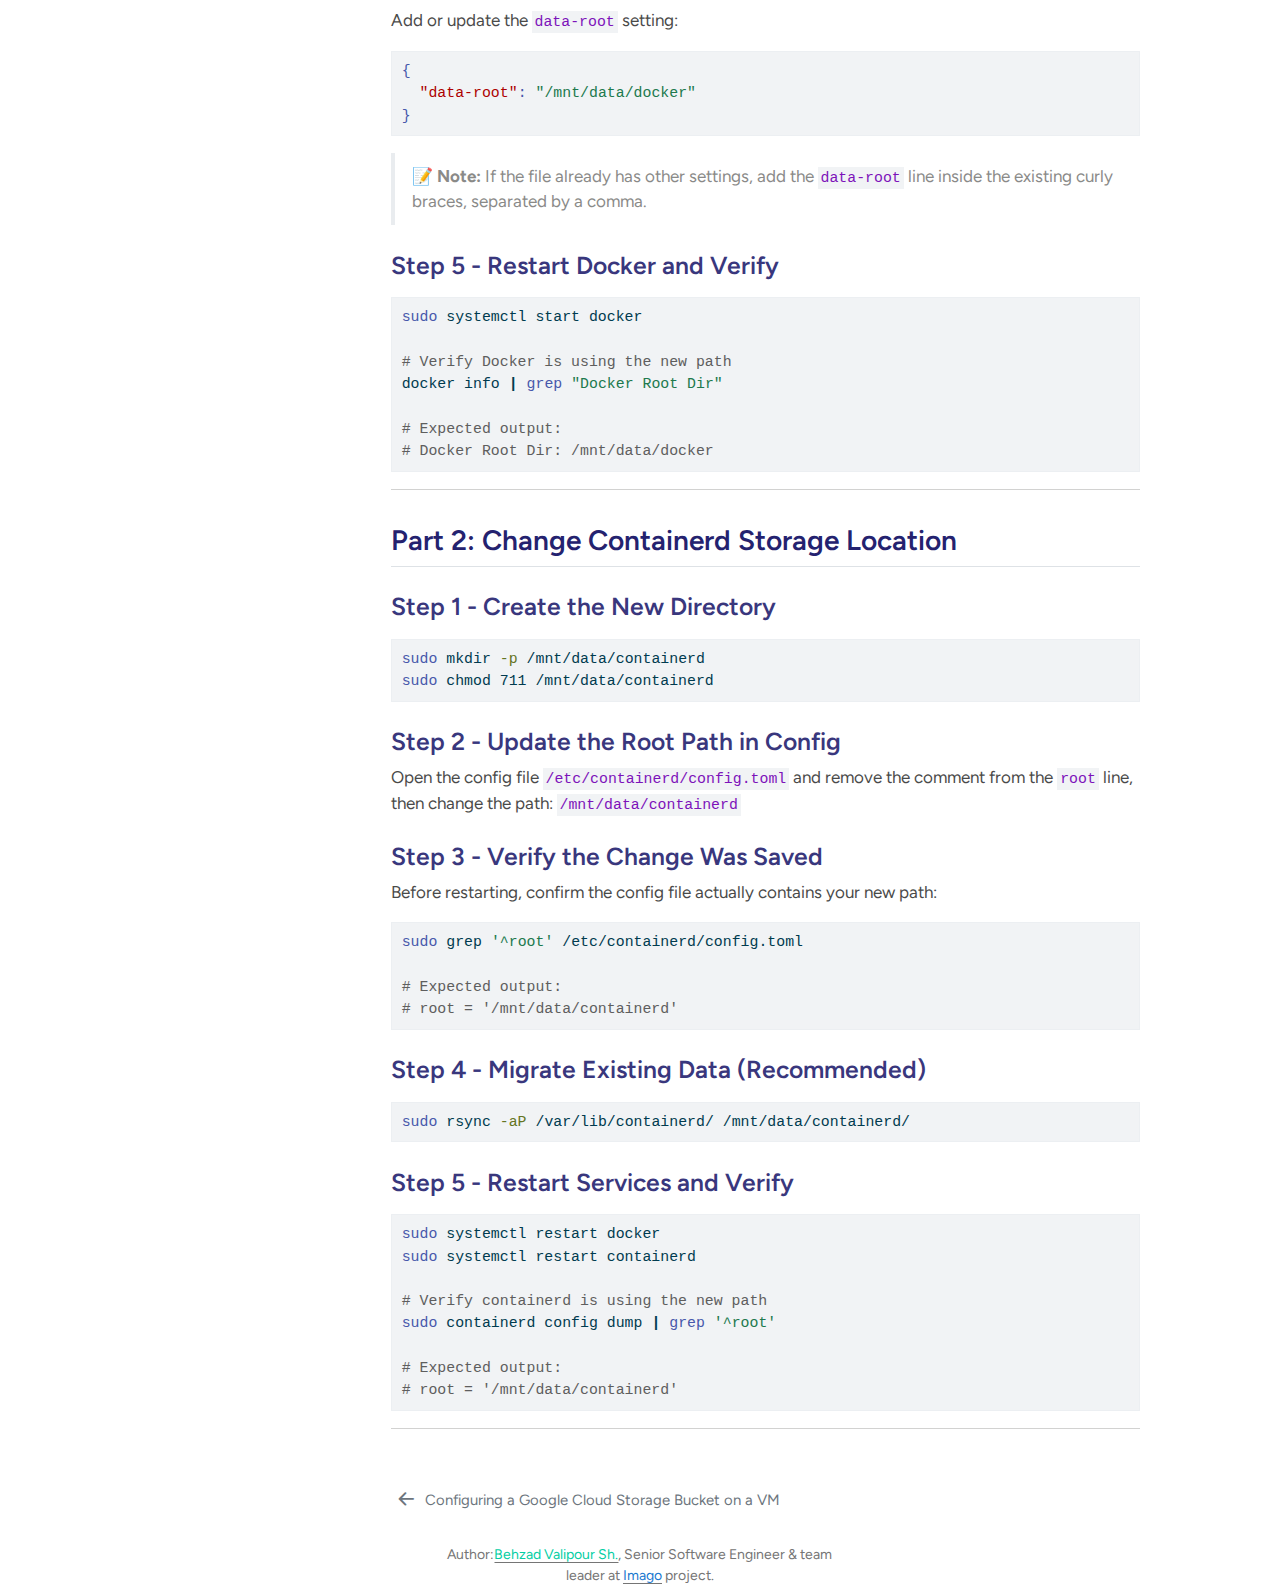
<file: docs/modules/102.Docker.html>
<!DOCTYPE html>
<html xmlns="http://www.w3.org/1999/xhtml" lang="en" xml:lang="en"><head>

<meta charset="utf-8">
<meta name="generator" content="quarto-1.8.27">

<meta name="viewport" content="width=device-width, initial-scale=1.0, user-scalable=yes">


<title>Docker – DE Roadmap</title>
<style>
code{white-space: pre-wrap;}
span.smallcaps{font-variant: small-caps;}
div.columns{display: flex; gap: min(4vw, 1.5em);}
div.column{flex: auto; overflow-x: auto;}
div.hanging-indent{margin-left: 1.5em; text-indent: -1.5em;}
ul.task-list{list-style: none;}
ul.task-list li input[type="checkbox"] {
  width: 0.8em;
  margin: 0 0.8em 0.2em -1em; /* quarto-specific, see https://github.com/quarto-dev/quarto-cli/issues/4556 */ 
  vertical-align: middle;
}
/* CSS for syntax highlighting */
html { -webkit-text-size-adjust: 100%; }
pre > code.sourceCode { white-space: pre; position: relative; }
pre > code.sourceCode > span { display: inline-block; line-height: 1.25; }
pre > code.sourceCode > span:empty { height: 1.2em; }
.sourceCode { overflow: visible; }
code.sourceCode > span { color: inherit; text-decoration: inherit; }
div.sourceCode { margin: 1em 0; }
pre.sourceCode { margin: 0; }
@media screen {
div.sourceCode { overflow: auto; }
}
@media print {
pre > code.sourceCode { white-space: pre-wrap; }
pre > code.sourceCode > span { text-indent: -5em; padding-left: 5em; }
}
pre.numberSource code
  { counter-reset: source-line 0; }
pre.numberSource code > span
  { position: relative; left: -4em; counter-increment: source-line; }
pre.numberSource code > span > a:first-child::before
  { content: counter(source-line);
    position: relative; left: -1em; text-align: right; vertical-align: baseline;
    border: none; display: inline-block;
    -webkit-touch-callout: none; -webkit-user-select: none;
    -khtml-user-select: none; -moz-user-select: none;
    -ms-user-select: none; user-select: none;
    padding: 0 4px; width: 4em;
  }
pre.numberSource { margin-left: 3em;  padding-left: 4px; }
div.sourceCode
  {   }
@media screen {
pre > code.sourceCode > span > a:first-child::before { text-decoration: underline; }
}
</style>


<script src="../site_libs/quarto-nav/quarto-nav.js"></script>
<script src="../site_libs/quarto-nav/headroom.min.js"></script>
<script src="../site_libs/clipboard/clipboard.min.js"></script>
<script src="../site_libs/quarto-search/autocomplete.umd.js"></script>
<script src="../site_libs/quarto-search/fuse.min.js"></script>
<script src="../site_libs/quarto-search/quarto-search.js"></script>
<meta name="quarto:offset" content="../">
<link href="../modules/101.GCP.html" rel="prev">
<link href="../assets/logos/logo.png" rel="icon" type="image/png">
<script src="../site_libs/quarto-html/quarto.js" type="module"></script>
<script src="../site_libs/quarto-html/tabsets/tabsets.js" type="module"></script>
<script src="../site_libs/quarto-html/axe/axe-check.js" type="module"></script>
<script src="../site_libs/quarto-html/popper.min.js"></script>
<script src="../site_libs/quarto-html/tippy.umd.min.js"></script>
<script src="../site_libs/quarto-html/anchor.min.js"></script>
<link href="../site_libs/quarto-html/tippy.css" rel="stylesheet">
<link href="../site_libs/quarto-html/quarto-syntax-highlighting-ed96de9b727972fe78a7b5d16c58bf87.css" rel="stylesheet" id="quarto-text-highlighting-styles">
<script src="../site_libs/bootstrap/bootstrap.min.js"></script>
<link href="../site_libs/bootstrap/bootstrap-icons.css" rel="stylesheet">
<link href="../site_libs/bootstrap/bootstrap-65456a0b87384e7fe32fcc68ec78c5e9.min.css" rel="stylesheet" append-hash="true" id="quarto-bootstrap" data-mode="light">
<script id="quarto-search-options" type="application/json">{
  "location": "sidebar",
  "copy-button": false,
  "collapse-after": 3,
  "panel-placement": "start",
  "type": "textbox",
  "limit": 50,
  "keyboard-shortcut": [
    "f",
    "/",
    "s"
  ],
  "show-item-context": false,
  "language": {
    "search-no-results-text": "No results",
    "search-matching-documents-text": "matching documents",
    "search-copy-link-title": "Copy link to search",
    "search-hide-matches-text": "Hide additional matches",
    "search-more-match-text": "more match in this document",
    "search-more-matches-text": "more matches in this document",
    "search-clear-button-title": "Clear",
    "search-text-placeholder": "",
    "search-detached-cancel-button-title": "Cancel",
    "search-submit-button-title": "Submit",
    "search-label": "Search"
  }
}</script>


</head>

<body class="nav-sidebar floating fullcontent quarto-light">

<div id="quarto-search-results"></div>
  <header id="quarto-header" class="headroom fixed-top">
  <nav class="quarto-secondary-nav">
    <div class="container-fluid d-flex">
      <button type="button" class="quarto-btn-toggle btn" data-bs-toggle="collapse" role="button" data-bs-target=".quarto-sidebar-collapse-item" aria-controls="quarto-sidebar" aria-expanded="false" aria-label="Toggle sidebar navigation" onclick="if (window.quartoToggleHeadroom) { window.quartoToggleHeadroom(); }">
        <i class="bi bi-layout-text-sidebar-reverse"></i>
      </button>
        <nav class="quarto-page-breadcrumbs" aria-label="breadcrumb"><ol class="breadcrumb"><li class="breadcrumb-item"><a href="../modules/100.Tips_Tricks.html">Tips &amp; Tricks</a></li><li class="breadcrumb-item"><a href="../modules/102.Docker.html"><span class="chapter-title">Docker</span></a></li></ol></nav>
        <a class="flex-grow-1" role="navigation" data-bs-toggle="collapse" data-bs-target=".quarto-sidebar-collapse-item" aria-controls="quarto-sidebar" aria-expanded="false" aria-label="Toggle sidebar navigation" onclick="if (window.quartoToggleHeadroom) { window.quartoToggleHeadroom(); }">      
        </a>
      <button type="button" class="btn quarto-search-button" aria-label="Search" onclick="window.quartoOpenSearch();">
        <i class="bi bi-search"></i>
      </button>
    </div>
  </nav>
</header>
<!-- content -->
<div id="quarto-content" class="quarto-container page-columns page-rows-contents page-layout-article">
<!-- sidebar -->
  <nav id="quarto-sidebar" class="sidebar collapse collapse-horizontal quarto-sidebar-collapse-item sidebar-navigation floating overflow-auto">
    <div class="pt-lg-2 mt-2 text-left sidebar-header">
    <div class="sidebar-title mb-0 py-0">
      <a href="../">DE Roadmap</a> 
        <div class="sidebar-tools-main">
    <a href="https://github.com/behzad89/Data_Engineeing_Road_Map" title="Source Code" class="quarto-navigation-tool px-1" aria-label="Source Code"><i class="bi bi-github"></i></a>
</div>
    </div>
      </div>
        <div class="mt-2 flex-shrink-0 align-items-center">
        <div class="sidebar-search">
        <div id="quarto-search" class="" title="Search"></div>
        </div>
        </div>
    <div class="sidebar-menu-container"> 
    <ul class="list-unstyled mt-1">
        <li class="sidebar-item">
  <div class="sidebar-item-container"> 
  <a href="../index.html" class="sidebar-item-text sidebar-link"><span class="chapter-title">Data Engineering Road Map</span></a>
  </div>
</li>
        <li class="sidebar-item sidebar-item-section">
      <div class="sidebar-item-container"> 
            <a href="../modules/01.Tech_Fundemental.html" class="sidebar-item-text sidebar-link">
 <span class="menu-text">Tech Fundemental</span></a>
          <a class="sidebar-item-toggle text-start" data-bs-toggle="collapse" data-bs-target="#quarto-sidebar-section-1" role="navigation" aria-expanded="true" aria-label="Toggle section">
            <i class="bi bi-chevron-right ms-2"></i>
          </a> 
      </div>
      <ul id="quarto-sidebar-section-1" class="collapse list-unstyled sidebar-section depth1 show">  
          <li class="sidebar-item">
  <div class="sidebar-item-container"> 
  <a href="../modules/012.OSI7_layers.html" class="sidebar-item-text sidebar-link"><span class="chapter-title">OSI 7-Layer Networking Model</span></a>
  </div>
</li>
          <li class="sidebar-item">
  <div class="sidebar-item-container"> 
  <a href="../modules/013.Other_Networking.html" class="sidebar-item-text sidebar-link"><span class="chapter-title">Other Networking</span></a>
  </div>
</li>
      </ul>
  </li>
        <li class="sidebar-item sidebar-item-section">
      <div class="sidebar-item-container"> 
            <a href="../modules/100.Tips_Tricks.html" class="sidebar-item-text sidebar-link">
 <span class="menu-text">Tips &amp; Tricks</span></a>
          <a class="sidebar-item-toggle text-start" data-bs-toggle="collapse" data-bs-target="#quarto-sidebar-section-2" role="navigation" aria-expanded="true" aria-label="Toggle section">
            <i class="bi bi-chevron-right ms-2"></i>
          </a> 
      </div>
      <ul id="quarto-sidebar-section-2" class="collapse list-unstyled sidebar-section depth1 show">  
          <li class="sidebar-item">
  <div class="sidebar-item-container"> 
  <a href="../modules/101.GCP.html" class="sidebar-item-text sidebar-link"><span class="chapter-title">Configuring a Google Cloud Storage Bucket on a VM</span></a>
  </div>
</li>
          <li class="sidebar-item">
  <div class="sidebar-item-container"> 
  <a href="../modules/102.Docker.html" class="sidebar-item-text sidebar-link active"><span class="chapter-title">Docker</span></a>
  </div>
</li>
      </ul>
  </li>
    </ul>
    </div>
</nav>
<div id="quarto-sidebar-glass" class="quarto-sidebar-collapse-item" data-bs-toggle="collapse" data-bs-target=".quarto-sidebar-collapse-item"></div>
<!-- margin-sidebar -->
    
<!-- main -->
<main class="content" id="quarto-document-content">

<header id="title-block-header" class="quarto-title-block default"><nav class="quarto-page-breadcrumbs quarto-title-breadcrumbs d-none d-lg-block" aria-label="breadcrumb"><ol class="breadcrumb"><li class="breadcrumb-item"><a href="../modules/100.Tips_Tricks.html">Tips &amp; Tricks</a></li><li class="breadcrumb-item"><a href="../modules/102.Docker.html"><span class="chapter-title">Docker</span></a></li></ol></nav>
<div class="quarto-title">
<h1 class="title"><span class="chapter-title">Docker</span></h1>
</div>



<div class="quarto-title-meta">

    
  
    
  </div>
  


</header>


<p>This section will include the tips and information about the <strong>Docker</strong> .</p>
<section id="docker-access" class="level2">
<h2 class="anchored" data-anchor-id="docker-access">Docker Access</h2>
<p>After <a href="https://docs.docker.com/engine/install/ubuntu/">installation</a>. of the docker it is required to add the users to the related group. For this purpose we need to do the following:</p>
<div class="code-copy-outer-scaffold"><div class="sourceCode" id="cb1"><pre class="sourceCode bash code-with-copy"><code class="sourceCode bash"><span id="cb1-1"><a href="#cb1-1" aria-hidden="true" tabindex="-1"></a><span class="fu">getent</span> group docker <span class="co"># List the all the users in the docker group</span></span></code></pre></div><button title="Copy to Clipboard" class="code-copy-button"><i class="bi"></i></button></div>
<div class="code-copy-outer-scaffold"><div class="sourceCode" id="cb2"><pre class="sourceCode bash code-with-copy"><code class="sourceCode bash"><span id="cb2-1"><a href="#cb2-1" aria-hidden="true" tabindex="-1"></a><span class="fu">sudo</span> usermod <span class="at">-aG</span> docker <span class="va">$USER</span> <span class="co"># Use the USERNAME instead $USER</span></span></code></pre></div><button title="Copy to Clipboard" class="code-copy-button"><i class="bi"></i></button></div>
</section>
<section id="changing-storage-location-guide" class="level2">
<h2 class="anchored" data-anchor-id="changing-storage-location-guide">Changing Storage Location Guide</h2>
<p>Docker uses two separate services that each store data in their own directories. When you want to move storage to a different disk or partition, both services must be reconfigured independently.</p>
<table class="caption-top table">
<colgroup>
<col style="width: 33%">
<col style="width: 33%">
<col style="width: 33%">
</colgroup>
<thead>
<tr class="header">
<th>Service</th>
<th>Default Storage Path</th>
<th>Config File</th>
</tr>
</thead>
<tbody>
<tr class="odd">
<td><strong>Docker</strong></td>
<td><code>/var/lib/docker</code></td>
<td><code>/etc/docker/daemon.json</code></td>
</tr>
<tr class="even">
<td><strong>Containerd</strong></td>
<td><code>/var/lib/containerd</code></td>
<td><code>/etc/containerd/config.toml</code></td>
</tr>
</tbody>
</table>
<blockquote class="blockquote">
<p>💡 <strong>Why two services?</strong> Docker is the high-level tool you interact with. Containerd is the low-level runtime Docker uses internally. Both store data separately, so both must be reconfigured when changing storage location.</p>
</blockquote>
<section id="step-1---stop-docker-services" class="level3">
<h3 class="anchored" data-anchor-id="step-1---stop-docker-services">Step 1 - Stop Docker Services</h3>
<p>Always stop both services before making any changes to prevent data corruption.</p>
<div class="code-copy-outer-scaffold"><div class="sourceCode" id="cb3"><pre class="sourceCode bash code-with-copy"><code class="sourceCode bash"><span id="cb3-1"><a href="#cb3-1" aria-hidden="true" tabindex="-1"></a><span class="fu">sudo</span> systemctl stop docker</span>
<span id="cb3-2"><a href="#cb3-2" aria-hidden="true" tabindex="-1"></a><span class="fu">sudo</span> systemctl stop docker.socket</span>
<span id="cb3-3"><a href="#cb3-3" aria-hidden="true" tabindex="-1"></a><span class="fu">sudo</span> systemctl stop containerd</span></code></pre></div><button title="Copy to Clipboard" class="code-copy-button"><i class="bi"></i></button></div>
</section>
<section id="step-2---create-the-new-directory" class="level3">
<h3 class="anchored" data-anchor-id="step-2---create-the-new-directory">Step 2 - Create the New Directory</h3>
<p>Create your new storage directory and set the correct permissions.</p>
<div class="code-copy-outer-scaffold"><div class="sourceCode" id="cb4"><pre class="sourceCode bash code-with-copy"><code class="sourceCode bash"><span id="cb4-1"><a href="#cb4-1" aria-hidden="true" tabindex="-1"></a><span class="co"># Replace /mnt/data/docker with your desired path</span></span>
<span id="cb4-2"><a href="#cb4-2" aria-hidden="true" tabindex="-1"></a><span class="fu">sudo</span> mkdir <span class="at">-p</span> /mnt/data/docker</span>
<span id="cb4-3"><a href="#cb4-3" aria-hidden="true" tabindex="-1"></a><span class="fu">sudo</span> chmod 711 /mnt/data/docker</span></code></pre></div><button title="Copy to Clipboard" class="code-copy-button"><i class="bi"></i></button></div>
</section>
<section id="step-3---migrate-existing-data-recommended" class="level3">
<h3 class="anchored" data-anchor-id="step-3---migrate-existing-data-recommended">Step 3 - Migrate Existing Data (Recommended)</h3>
<p>If you have existing images and containers you want to keep, copy them to the new location first. Skip this step only if you are starting fresh.</p>
<div class="code-copy-outer-scaffold"><div class="sourceCode" id="cb5"><pre class="sourceCode bash code-with-copy"><code class="sourceCode bash"><span id="cb5-1"><a href="#cb5-1" aria-hidden="true" tabindex="-1"></a><span class="fu">sudo</span> rsync <span class="at">-aP</span> /var/lib/docker/ /mnt/data/docker/</span></code></pre></div><button title="Copy to Clipboard" class="code-copy-button"><i class="bi"></i></button></div>
<blockquote class="blockquote">
<p>⚠️ <strong>Warning:</strong> <code>rsync</code> may take a long time if you have large images. The <code>-P</code> flag shows progress. Do <strong>NOT</strong> skip the trailing slash after <code>/var/lib/docker/</code></p>
</blockquote>
</section>
<section id="step-4---edit-docker-daemon-config" class="level3">
<h3 class="anchored" data-anchor-id="step-4---edit-docker-daemon-config">Step 4 - Edit Docker Daemon Config</h3>
<p>Create or edit the Docker daemon configuration file:</p>
<div class="code-copy-outer-scaffold"><div class="sourceCode" id="cb6"><pre class="sourceCode bash code-with-copy"><code class="sourceCode bash"><span id="cb6-1"><a href="#cb6-1" aria-hidden="true" tabindex="-1"></a><span class="fu">sudo</span> nano /etc/docker/daemon.json</span></code></pre></div><button title="Copy to Clipboard" class="code-copy-button"><i class="bi"></i></button></div>
<p>Add or update the <code>data-root</code> setting:</p>
<div class="code-copy-outer-scaffold"><div class="sourceCode" id="cb7"><pre class="sourceCode json code-with-copy"><code class="sourceCode json"><span id="cb7-1"><a href="#cb7-1" aria-hidden="true" tabindex="-1"></a><span class="fu">{</span></span>
<span id="cb7-2"><a href="#cb7-2" aria-hidden="true" tabindex="-1"></a>  <span class="dt">"data-root"</span><span class="fu">:</span> <span class="st">"/mnt/data/docker"</span></span>
<span id="cb7-3"><a href="#cb7-3" aria-hidden="true" tabindex="-1"></a><span class="fu">}</span></span></code></pre></div><button title="Copy to Clipboard" class="code-copy-button"><i class="bi"></i></button></div>
<blockquote class="blockquote">
<p>📝 <strong>Note:</strong> If the file already has other settings, add the <code>data-root</code> line inside the existing curly braces, separated by a comma.</p>
</blockquote>
</section>
<section id="step-5---restart-docker-and-verify" class="level3">
<h3 class="anchored" data-anchor-id="step-5---restart-docker-and-verify">Step 5 - Restart Docker and Verify</h3>
<div class="code-copy-outer-scaffold"><div class="sourceCode" id="cb8"><pre class="sourceCode bash code-with-copy"><code class="sourceCode bash"><span id="cb8-1"><a href="#cb8-1" aria-hidden="true" tabindex="-1"></a><span class="fu">sudo</span> systemctl start docker</span>
<span id="cb8-2"><a href="#cb8-2" aria-hidden="true" tabindex="-1"></a> </span>
<span id="cb8-3"><a href="#cb8-3" aria-hidden="true" tabindex="-1"></a><span class="co"># Verify Docker is using the new path</span></span>
<span id="cb8-4"><a href="#cb8-4" aria-hidden="true" tabindex="-1"></a><span class="ex">docker</span> info <span class="kw">|</span> <span class="fu">grep</span> <span class="st">"Docker Root Dir"</span></span>
<span id="cb8-5"><a href="#cb8-5" aria-hidden="true" tabindex="-1"></a> </span>
<span id="cb8-6"><a href="#cb8-6" aria-hidden="true" tabindex="-1"></a><span class="co"># Expected output:</span></span>
<span id="cb8-7"><a href="#cb8-7" aria-hidden="true" tabindex="-1"></a><span class="co"># Docker Root Dir: /mnt/data/docker</span></span></code></pre></div><button title="Copy to Clipboard" class="code-copy-button"><i class="bi"></i></button></div>
<hr>
</section>
</section>
<section id="part-2-change-containerd-storage-location" class="level2">
<h2 class="anchored" data-anchor-id="part-2-change-containerd-storage-location">Part 2: Change Containerd Storage Location</h2>
<section id="step-1---create-the-new-directory" class="level3">
<h3 class="anchored" data-anchor-id="step-1---create-the-new-directory">Step 1 - Create the New Directory</h3>
<div class="code-copy-outer-scaffold"><div class="sourceCode" id="cb9"><pre class="sourceCode bash code-with-copy"><code class="sourceCode bash"><span id="cb9-1"><a href="#cb9-1" aria-hidden="true" tabindex="-1"></a><span class="fu">sudo</span> mkdir <span class="at">-p</span> /mnt/data/containerd</span>
<span id="cb9-2"><a href="#cb9-2" aria-hidden="true" tabindex="-1"></a><span class="fu">sudo</span> chmod 711 /mnt/data/containerd</span></code></pre></div><button title="Copy to Clipboard" class="code-copy-button"><i class="bi"></i></button></div>
</section>
<section id="step-2---update-the-root-path-in-config" class="level3">
<h3 class="anchored" data-anchor-id="step-2---update-the-root-path-in-config">Step 2 - Update the Root Path in Config</h3>
<p>Open the config file <code>/etc/containerd/config.toml</code> and remove the comment from the <code>root</code> line, then change the path: <code>/mnt/data/containerd</code></p>
</section>
<section id="step-3---verify-the-change-was-saved" class="level3">
<h3 class="anchored" data-anchor-id="step-3---verify-the-change-was-saved">Step 3 - Verify the Change Was Saved</h3>
<p>Before restarting, confirm the config file actually contains your new path:</p>
<div class="code-copy-outer-scaffold"><div class="sourceCode" id="cb10"><pre class="sourceCode bash code-with-copy"><code class="sourceCode bash"><span id="cb10-1"><a href="#cb10-1" aria-hidden="true" tabindex="-1"></a><span class="fu">sudo</span> grep <span class="st">'^root'</span> /etc/containerd/config.toml</span>
<span id="cb10-2"><a href="#cb10-2" aria-hidden="true" tabindex="-1"></a> </span>
<span id="cb10-3"><a href="#cb10-3" aria-hidden="true" tabindex="-1"></a><span class="co"># Expected output:</span></span>
<span id="cb10-4"><a href="#cb10-4" aria-hidden="true" tabindex="-1"></a><span class="co"># root = '/mnt/data/containerd'</span></span></code></pre></div><button title="Copy to Clipboard" class="code-copy-button"><i class="bi"></i></button></div>
</section>
<section id="step-4---migrate-existing-data-recommended" class="level3">
<h3 class="anchored" data-anchor-id="step-4---migrate-existing-data-recommended">Step 4 - Migrate Existing Data (Recommended)</h3>
<div class="code-copy-outer-scaffold"><div class="sourceCode" id="cb11"><pre class="sourceCode bash code-with-copy"><code class="sourceCode bash"><span id="cb11-1"><a href="#cb11-1" aria-hidden="true" tabindex="-1"></a><span class="fu">sudo</span> rsync <span class="at">-aP</span> /var/lib/containerd/ /mnt/data/containerd/</span></code></pre></div><button title="Copy to Clipboard" class="code-copy-button"><i class="bi"></i></button></div>
</section>
<section id="step-5---restart-services-and-verify" class="level3">
<h3 class="anchored" data-anchor-id="step-5---restart-services-and-verify">Step 5 - Restart Services and Verify</h3>
<div class="code-copy-outer-scaffold"><div class="sourceCode" id="cb12"><pre class="sourceCode bash code-with-copy"><code class="sourceCode bash"><span id="cb12-1"><a href="#cb12-1" aria-hidden="true" tabindex="-1"></a><span class="fu">sudo</span> systemctl restart docker</span>
<span id="cb12-2"><a href="#cb12-2" aria-hidden="true" tabindex="-1"></a><span class="fu">sudo</span> systemctl restart containerd</span>
<span id="cb12-3"><a href="#cb12-3" aria-hidden="true" tabindex="-1"></a> </span>
<span id="cb12-4"><a href="#cb12-4" aria-hidden="true" tabindex="-1"></a><span class="co"># Verify containerd is using the new path</span></span>
<span id="cb12-5"><a href="#cb12-5" aria-hidden="true" tabindex="-1"></a><span class="fu">sudo</span> containerd config dump <span class="kw">|</span> <span class="fu">grep</span> <span class="st">'^root'</span></span>
<span id="cb12-6"><a href="#cb12-6" aria-hidden="true" tabindex="-1"></a> </span>
<span id="cb12-7"><a href="#cb12-7" aria-hidden="true" tabindex="-1"></a><span class="co"># Expected output:</span></span>
<span id="cb12-8"><a href="#cb12-8" aria-hidden="true" tabindex="-1"></a><span class="co"># root = '/mnt/data/containerd'</span></span></code></pre></div><button title="Copy to Clipboard" class="code-copy-button"><i class="bi"></i></button></div>
<hr>


</section>
</section>

</main> <!-- /main -->
<script id="quarto-html-after-body" type="application/javascript">
  window.document.addEventListener("DOMContentLoaded", function (event) {
    const icon = "";
    const anchorJS = new window.AnchorJS();
    anchorJS.options = {
      placement: 'right',
      icon: icon
    };
    anchorJS.add('.anchored');
    const isCodeAnnotation = (el) => {
      for (const clz of el.classList) {
        if (clz.startsWith('code-annotation-')) {                     
          return true;
        }
      }
      return false;
    }
    const onCopySuccess = function(e) {
      // button target
      const button = e.trigger;
      // don't keep focus
      button.blur();
      // flash "checked"
      button.classList.add('code-copy-button-checked');
      var currentTitle = button.getAttribute("title");
      button.setAttribute("title", "Copied!");
      let tooltip;
      if (window.bootstrap) {
        button.setAttribute("data-bs-toggle", "tooltip");
        button.setAttribute("data-bs-placement", "left");
        button.setAttribute("data-bs-title", "Copied!");
        tooltip = new bootstrap.Tooltip(button, 
          { trigger: "manual", 
            customClass: "code-copy-button-tooltip",
            offset: [0, -8]});
        tooltip.show();    
      }
      setTimeout(function() {
        if (tooltip) {
          tooltip.hide();
          button.removeAttribute("data-bs-title");
          button.removeAttribute("data-bs-toggle");
          button.removeAttribute("data-bs-placement");
        }
        button.setAttribute("title", currentTitle);
        button.classList.remove('code-copy-button-checked');
      }, 1000);
      // clear code selection
      e.clearSelection();
    }
    const getTextToCopy = function(trigger) {
      const outerScaffold = trigger.parentElement.cloneNode(true);
      const codeEl = outerScaffold.querySelector('code');
      for (const childEl of codeEl.children) {
        if (isCodeAnnotation(childEl)) {
          childEl.remove();
        }
      }
      return codeEl.innerText;
    }
    const clipboard = new window.ClipboardJS('.code-copy-button:not([data-in-quarto-modal])', {
      text: getTextToCopy
    });
    clipboard.on('success', onCopySuccess);
    if (window.document.getElementById('quarto-embedded-source-code-modal')) {
      const clipboardModal = new window.ClipboardJS('.code-copy-button[data-in-quarto-modal]', {
        text: getTextToCopy,
        container: window.document.getElementById('quarto-embedded-source-code-modal')
      });
      clipboardModal.on('success', onCopySuccess);
    }
      var localhostRegex = new RegExp(/^(?:http|https):\/\/localhost\:?[0-9]*\//);
      var mailtoRegex = new RegExp(/^mailto:/);
        var filterRegex = new RegExp('/' + window.location.host + '/');
      var isInternal = (href) => {
          return filterRegex.test(href) || localhostRegex.test(href) || mailtoRegex.test(href);
      }
      // Inspect non-navigation links and adorn them if external
     var links = window.document.querySelectorAll('a[href]:not(.nav-link):not(.navbar-brand):not(.toc-action):not(.sidebar-link):not(.sidebar-item-toggle):not(.pagination-link):not(.no-external):not([aria-hidden]):not(.dropdown-item):not(.quarto-navigation-tool):not(.about-link)');
      for (var i=0; i<links.length; i++) {
        const link = links[i];
        if (!isInternal(link.href)) {
          // undo the damage that might have been done by quarto-nav.js in the case of
          // links that we want to consider external
          if (link.dataset.originalHref !== undefined) {
            link.href = link.dataset.originalHref;
          }
        }
      }
    function tippyHover(el, contentFn, onTriggerFn, onUntriggerFn) {
      const config = {
        allowHTML: true,
        maxWidth: 500,
        delay: 100,
        arrow: false,
        appendTo: function(el) {
            return el.parentElement;
        },
        interactive: true,
        interactiveBorder: 10,
        theme: 'quarto',
        placement: 'bottom-start',
      };
      if (contentFn) {
        config.content = contentFn;
      }
      if (onTriggerFn) {
        config.onTrigger = onTriggerFn;
      }
      if (onUntriggerFn) {
        config.onUntrigger = onUntriggerFn;
      }
      window.tippy(el, config); 
    }
    const noterefs = window.document.querySelectorAll('a[role="doc-noteref"]');
    for (var i=0; i<noterefs.length; i++) {
      const ref = noterefs[i];
      tippyHover(ref, function() {
        // use id or data attribute instead here
        let href = ref.getAttribute('data-footnote-href') || ref.getAttribute('href');
        try { href = new URL(href).hash; } catch {}
        const id = href.replace(/^#\/?/, "");
        const note = window.document.getElementById(id);
        if (note) {
          return note.innerHTML;
        } else {
          return "";
        }
      });
    }
    const xrefs = window.document.querySelectorAll('a.quarto-xref');
    const processXRef = (id, note) => {
      // Strip column container classes
      const stripColumnClz = (el) => {
        el.classList.remove("page-full", "page-columns");
        if (el.children) {
          for (const child of el.children) {
            stripColumnClz(child);
          }
        }
      }
      stripColumnClz(note)
      if (id === null || id.startsWith('sec-')) {
        // Special case sections, only their first couple elements
        const container = document.createElement("div");
        if (note.children && note.children.length > 2) {
          container.appendChild(note.children[0].cloneNode(true));
          for (let i = 1; i < note.children.length; i++) {
            const child = note.children[i];
            if (child.tagName === "P" && child.innerText === "") {
              continue;
            } else {
              container.appendChild(child.cloneNode(true));
              break;
            }
          }
          if (window.Quarto?.typesetMath) {
            window.Quarto.typesetMath(container);
          }
          return container.innerHTML
        } else {
          if (window.Quarto?.typesetMath) {
            window.Quarto.typesetMath(note);
          }
          return note.innerHTML;
        }
      } else {
        // Remove any anchor links if they are present
        const anchorLink = note.querySelector('a.anchorjs-link');
        if (anchorLink) {
          anchorLink.remove();
        }
        if (window.Quarto?.typesetMath) {
          window.Quarto.typesetMath(note);
        }
        if (note.classList.contains("callout")) {
          return note.outerHTML;
        } else {
          return note.innerHTML;
        }
      }
    }
    for (var i=0; i<xrefs.length; i++) {
      const xref = xrefs[i];
      tippyHover(xref, undefined, function(instance) {
        instance.disable();
        let url = xref.getAttribute('href');
        let hash = undefined; 
        if (url.startsWith('#')) {
          hash = url;
        } else {
          try { hash = new URL(url).hash; } catch {}
        }
        if (hash) {
          const id = hash.replace(/^#\/?/, "");
          const note = window.document.getElementById(id);
          if (note !== null) {
            try {
              const html = processXRef(id, note.cloneNode(true));
              instance.setContent(html);
            } finally {
              instance.enable();
              instance.show();
            }
          } else {
            // See if we can fetch this
            fetch(url.split('#')[0])
            .then(res => res.text())
            .then(html => {
              const parser = new DOMParser();
              const htmlDoc = parser.parseFromString(html, "text/html");
              const note = htmlDoc.getElementById(id);
              if (note !== null) {
                const html = processXRef(id, note);
                instance.setContent(html);
              } 
            }).finally(() => {
              instance.enable();
              instance.show();
            });
          }
        } else {
          // See if we can fetch a full url (with no hash to target)
          // This is a special case and we should probably do some content thinning / targeting
          fetch(url)
          .then(res => res.text())
          .then(html => {
            const parser = new DOMParser();
            const htmlDoc = parser.parseFromString(html, "text/html");
            const note = htmlDoc.querySelector('main.content');
            if (note !== null) {
              // This should only happen for chapter cross references
              // (since there is no id in the URL)
              // remove the first header
              if (note.children.length > 0 && note.children[0].tagName === "HEADER") {
                note.children[0].remove();
              }
              const html = processXRef(null, note);
              instance.setContent(html);
            } 
          }).finally(() => {
            instance.enable();
            instance.show();
          });
        }
      }, function(instance) {
      });
    }
        let selectedAnnoteEl;
        const selectorForAnnotation = ( cell, annotation) => {
          let cellAttr = 'data-code-cell="' + cell + '"';
          let lineAttr = 'data-code-annotation="' +  annotation + '"';
          const selector = 'span[' + cellAttr + '][' + lineAttr + ']';
          return selector;
        }
        const selectCodeLines = (annoteEl) => {
          const doc = window.document;
          const targetCell = annoteEl.getAttribute("data-target-cell");
          const targetAnnotation = annoteEl.getAttribute("data-target-annotation");
          const annoteSpan = window.document.querySelector(selectorForAnnotation(targetCell, targetAnnotation));
          const lines = annoteSpan.getAttribute("data-code-lines").split(",");
          const lineIds = lines.map((line) => {
            return targetCell + "-" + line;
          })
          let top = null;
          let height = null;
          let parent = null;
          if (lineIds.length > 0) {
              //compute the position of the single el (top and bottom and make a div)
              const el = window.document.getElementById(lineIds[0]);
              top = el.offsetTop;
              height = el.offsetHeight;
              parent = el.parentElement.parentElement;
            if (lineIds.length > 1) {
              const lastEl = window.document.getElementById(lineIds[lineIds.length - 1]);
              const bottom = lastEl.offsetTop + lastEl.offsetHeight;
              height = bottom - top;
            }
            if (top !== null && height !== null && parent !== null) {
              // cook up a div (if necessary) and position it 
              let div = window.document.getElementById("code-annotation-line-highlight");
              if (div === null) {
                div = window.document.createElement("div");
                div.setAttribute("id", "code-annotation-line-highlight");
                div.style.position = 'absolute';
                parent.appendChild(div);
              }
              div.style.top = top - 2 + "px";
              div.style.height = height + 4 + "px";
              div.style.left = 0;
              let gutterDiv = window.document.getElementById("code-annotation-line-highlight-gutter");
              if (gutterDiv === null) {
                gutterDiv = window.document.createElement("div");
                gutterDiv.setAttribute("id", "code-annotation-line-highlight-gutter");
                gutterDiv.style.position = 'absolute';
                const codeCell = window.document.getElementById(targetCell);
                const gutter = codeCell.querySelector('.code-annotation-gutter');
                gutter.appendChild(gutterDiv);
              }
              gutterDiv.style.top = top - 2 + "px";
              gutterDiv.style.height = height + 4 + "px";
            }
            selectedAnnoteEl = annoteEl;
          }
        };
        const unselectCodeLines = () => {
          const elementsIds = ["code-annotation-line-highlight", "code-annotation-line-highlight-gutter"];
          elementsIds.forEach((elId) => {
            const div = window.document.getElementById(elId);
            if (div) {
              div.remove();
            }
          });
          selectedAnnoteEl = undefined;
        };
          // Handle positioning of the toggle
      window.addEventListener(
        "resize",
        throttle(() => {
          elRect = undefined;
          if (selectedAnnoteEl) {
            selectCodeLines(selectedAnnoteEl);
          }
        }, 10)
      );
      function throttle(fn, ms) {
      let throttle = false;
      let timer;
        return (...args) => {
          if(!throttle) { // first call gets through
              fn.apply(this, args);
              throttle = true;
          } else { // all the others get throttled
              if(timer) clearTimeout(timer); // cancel #2
              timer = setTimeout(() => {
                fn.apply(this, args);
                timer = throttle = false;
              }, ms);
          }
        };
      }
        // Attach click handler to the DT
        const annoteDls = window.document.querySelectorAll('dt[data-target-cell]');
        for (const annoteDlNode of annoteDls) {
          annoteDlNode.addEventListener('click', (event) => {
            const clickedEl = event.target;
            if (clickedEl !== selectedAnnoteEl) {
              unselectCodeLines();
              const activeEl = window.document.querySelector('dt[data-target-cell].code-annotation-active');
              if (activeEl) {
                activeEl.classList.remove('code-annotation-active');
              }
              selectCodeLines(clickedEl);
              clickedEl.classList.add('code-annotation-active');
            } else {
              // Unselect the line
              unselectCodeLines();
              clickedEl.classList.remove('code-annotation-active');
            }
          });
        }
    const findCites = (el) => {
      const parentEl = el.parentElement;
      if (parentEl) {
        const cites = parentEl.dataset.cites;
        if (cites) {
          return {
            el,
            cites: cites.split(' ')
          };
        } else {
          return findCites(el.parentElement)
        }
      } else {
        return undefined;
      }
    };
    var bibliorefs = window.document.querySelectorAll('a[role="doc-biblioref"]');
    for (var i=0; i<bibliorefs.length; i++) {
      const ref = bibliorefs[i];
      const citeInfo = findCites(ref);
      if (citeInfo) {
        tippyHover(citeInfo.el, function() {
          var popup = window.document.createElement('div');
          citeInfo.cites.forEach(function(cite) {
            var citeDiv = window.document.createElement('div');
            citeDiv.classList.add('hanging-indent');
            citeDiv.classList.add('csl-entry');
            var biblioDiv = window.document.getElementById('ref-' + cite);
            if (biblioDiv) {
              citeDiv.innerHTML = biblioDiv.innerHTML;
            }
            popup.appendChild(citeDiv);
          });
          return popup.innerHTML;
        });
      }
    }
  });
  </script>
<nav class="page-navigation">
  <div class="nav-page nav-page-previous">
      <a href="../modules/101.GCP.html" class="pagination-link" aria-label="Configuring a Google Cloud Storage Bucket on a VM">
        <i class="bi bi-arrow-left-short"></i> <span class="nav-page-text"><span class="chapter-title">Configuring a Google Cloud Storage Bucket on a VM</span></span>
      </a>          
  </div>
  <div class="nav-page nav-page-next">
  </div>
</nav>
</div> <!-- /content -->
<footer class="footer">
  <div class="nav-footer">
    <div class="nav-footer-left">
      &nbsp;
    </div>   
    <div class="nav-footer-center">
<p>Author:<a href="https://behzad-valipour.netlify.app"><span class="green">Behzad Valipour Sh.</span></a>, Senior Software Engineer &amp; team leader at <a href="https://imago.ac.uk"><span class="blue">Imago</span></a> project.</p>
</div>
    <div class="nav-footer-right">
      &nbsp;
    </div>
  </div>
</footer>




</body></html>
</file>
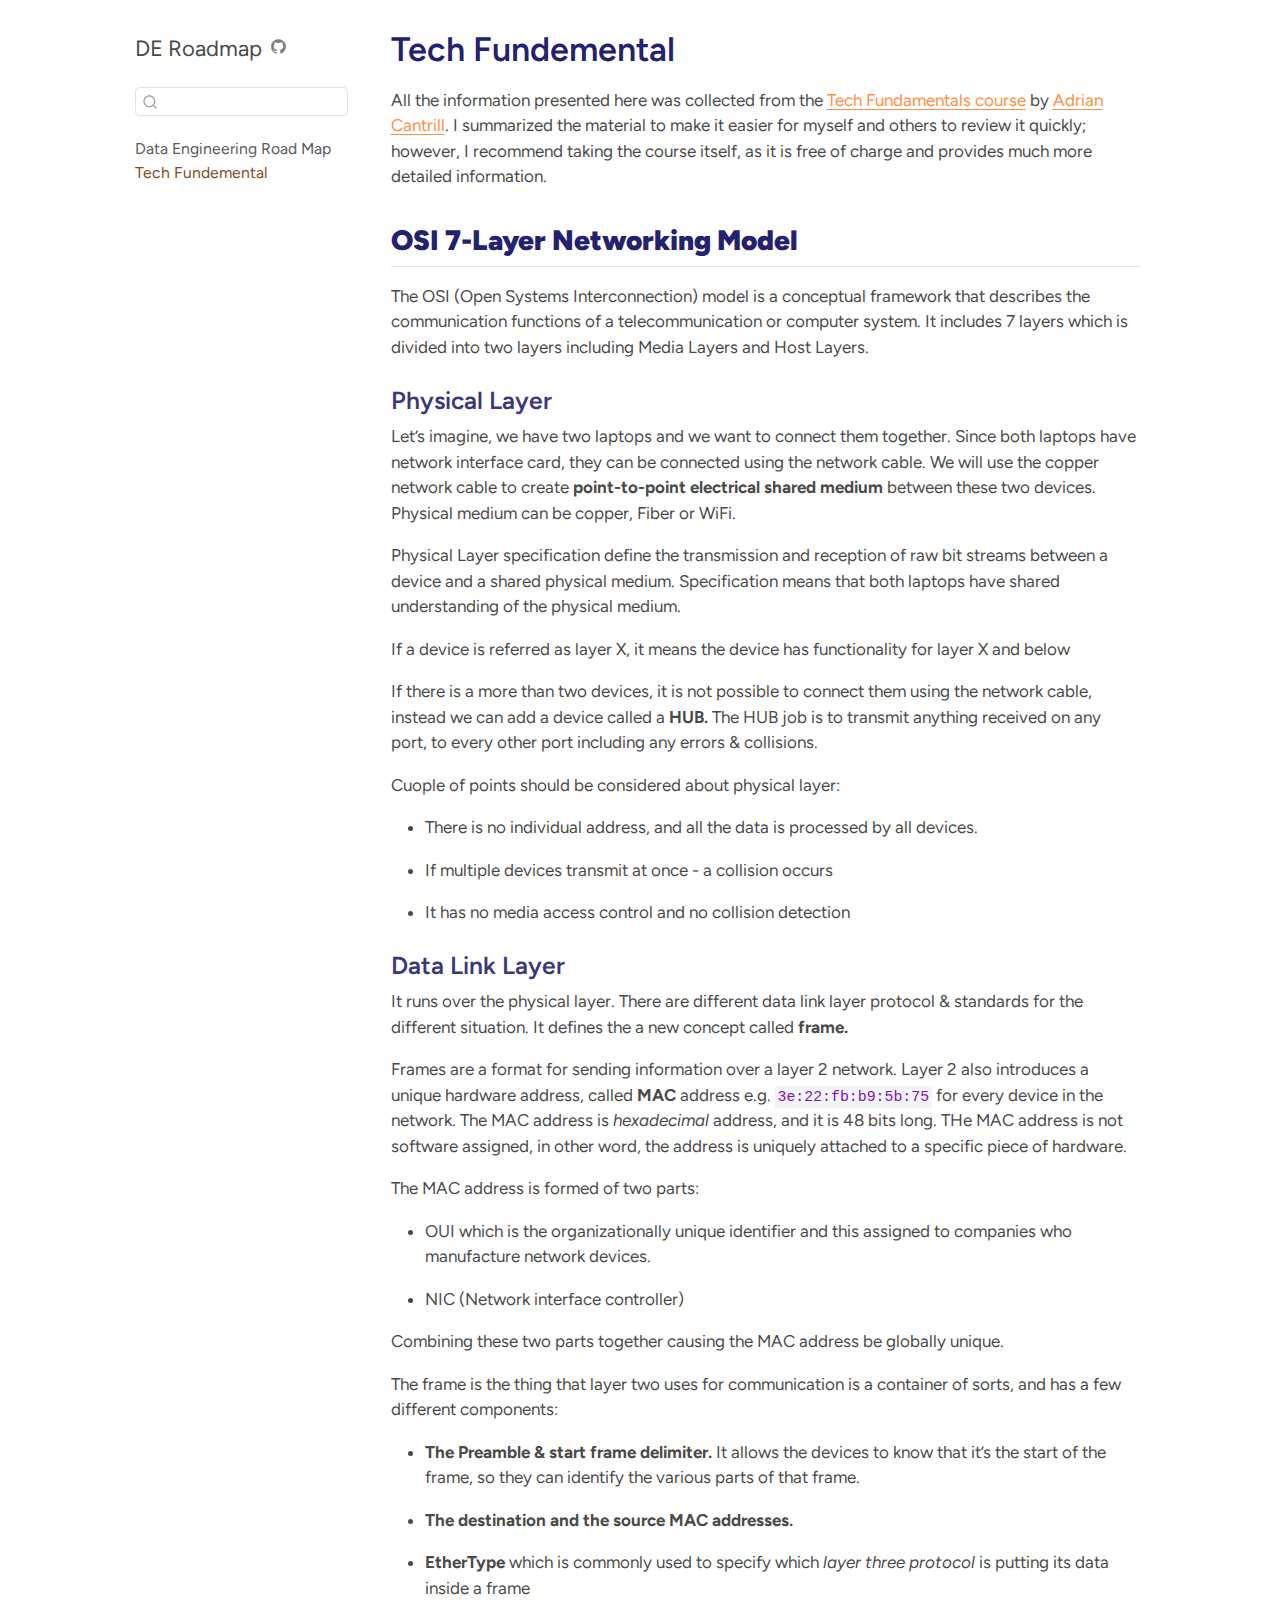
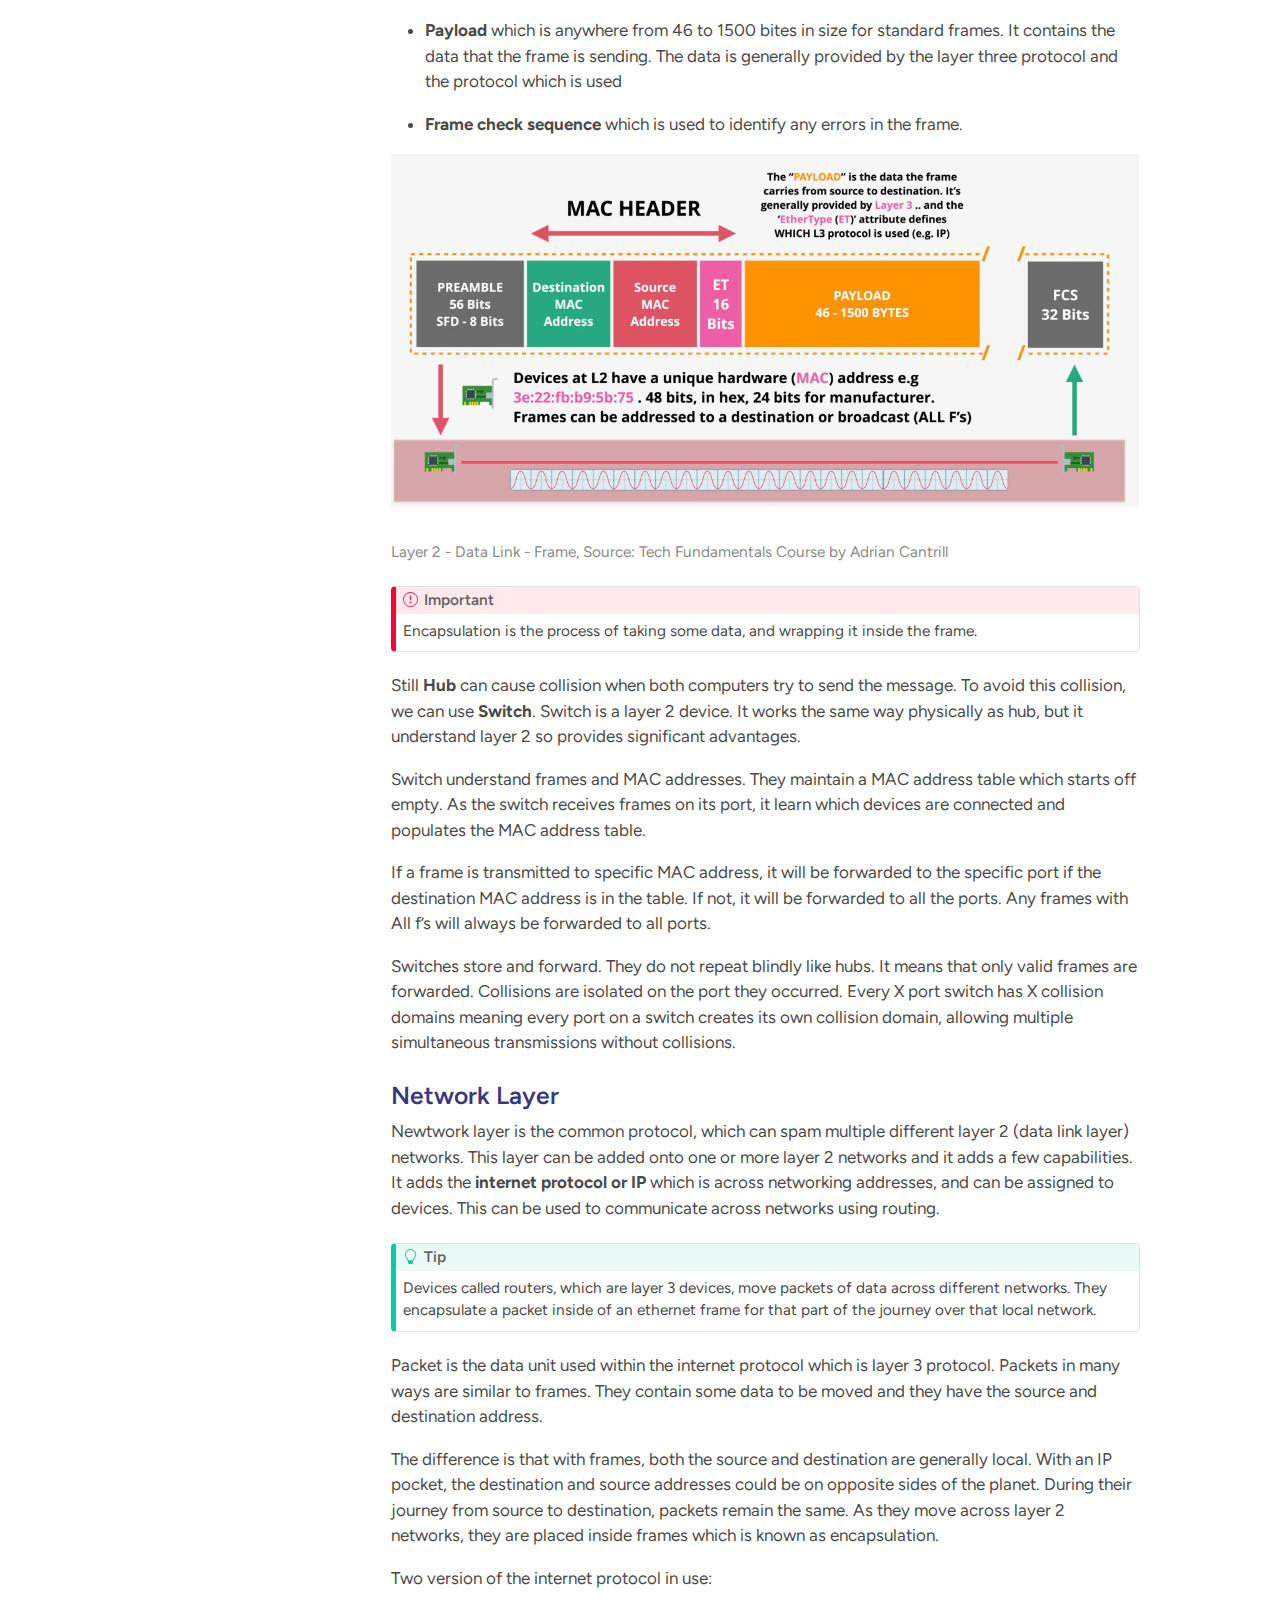
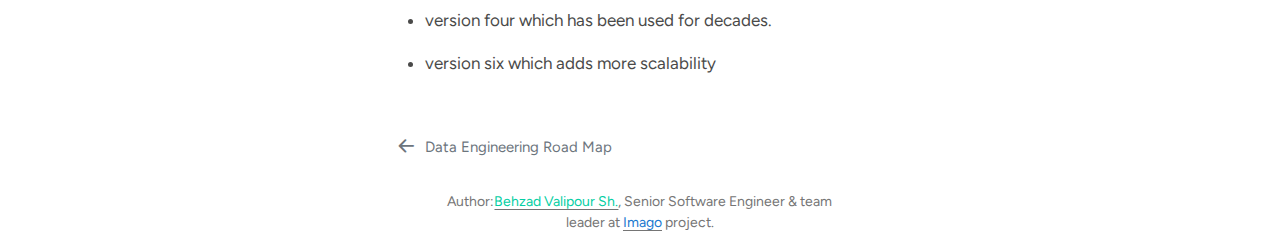
<file: docs/modules/Tech_Fundemental.html>
<!DOCTYPE html>
<html xmlns="http://www.w3.org/1999/xhtml" lang="en" xml:lang="en"><head>

<meta charset="utf-8">
<meta name="generator" content="quarto-1.8.27">

<meta name="viewport" content="width=device-width, initial-scale=1.0, user-scalable=yes">


<title>Tech Fundemental – DE Roadmap</title>
<style>
code{white-space: pre-wrap;}
span.smallcaps{font-variant: small-caps;}
div.columns{display: flex; gap: min(4vw, 1.5em);}
div.column{flex: auto; overflow-x: auto;}
div.hanging-indent{margin-left: 1.5em; text-indent: -1.5em;}
ul.task-list{list-style: none;}
ul.task-list li input[type="checkbox"] {
  width: 0.8em;
  margin: 0 0.8em 0.2em -1em; /* quarto-specific, see https://github.com/quarto-dev/quarto-cli/issues/4556 */ 
  vertical-align: middle;
}
</style>


<script src="../site_libs/quarto-nav/quarto-nav.js"></script>
<script src="../site_libs/quarto-nav/headroom.min.js"></script>
<script src="../site_libs/clipboard/clipboard.min.js"></script>
<script src="../site_libs/quarto-search/autocomplete.umd.js"></script>
<script src="../site_libs/quarto-search/fuse.min.js"></script>
<script src="../site_libs/quarto-search/quarto-search.js"></script>
<meta name="quarto:offset" content="../">
<link href="../index.html" rel="prev">
<link href="../assets/logos/logo.png" rel="icon" type="image/png">
<script src="../site_libs/quarto-html/quarto.js" type="module"></script>
<script src="../site_libs/quarto-html/tabsets/tabsets.js" type="module"></script>
<script src="../site_libs/quarto-html/axe/axe-check.js" type="module"></script>
<script src="../site_libs/quarto-html/popper.min.js"></script>
<script src="../site_libs/quarto-html/tippy.umd.min.js"></script>
<script src="../site_libs/quarto-html/anchor.min.js"></script>
<link href="../site_libs/quarto-html/tippy.css" rel="stylesheet">
<link href="../site_libs/quarto-html/quarto-syntax-highlighting-ed96de9b727972fe78a7b5d16c58bf87.css" rel="stylesheet" id="quarto-text-highlighting-styles">
<script src="../site_libs/bootstrap/bootstrap.min.js"></script>
<link href="../site_libs/bootstrap/bootstrap-icons.css" rel="stylesheet">
<link href="../site_libs/bootstrap/bootstrap-65456a0b87384e7fe32fcc68ec78c5e9.min.css" rel="stylesheet" append-hash="true" id="quarto-bootstrap" data-mode="light">
<script id="quarto-search-options" type="application/json">{
  "location": "sidebar",
  "copy-button": false,
  "collapse-after": 3,
  "panel-placement": "start",
  "type": "textbox",
  "limit": 50,
  "keyboard-shortcut": [
    "f",
    "/",
    "s"
  ],
  "show-item-context": false,
  "language": {
    "search-no-results-text": "No results",
    "search-matching-documents-text": "matching documents",
    "search-copy-link-title": "Copy link to search",
    "search-hide-matches-text": "Hide additional matches",
    "search-more-match-text": "more match in this document",
    "search-more-matches-text": "more matches in this document",
    "search-clear-button-title": "Clear",
    "search-text-placeholder": "",
    "search-detached-cancel-button-title": "Cancel",
    "search-submit-button-title": "Submit",
    "search-label": "Search"
  }
}</script>


</head>

<body class="nav-sidebar floating fullcontent quarto-light">

<div id="quarto-search-results"></div>
  <header id="quarto-header" class="headroom fixed-top">
  <nav class="quarto-secondary-nav">
    <div class="container-fluid d-flex">
      <button type="button" class="quarto-btn-toggle btn" data-bs-toggle="collapse" role="button" data-bs-target=".quarto-sidebar-collapse-item" aria-controls="quarto-sidebar" aria-expanded="false" aria-label="Toggle sidebar navigation" onclick="if (window.quartoToggleHeadroom) { window.quartoToggleHeadroom(); }">
        <i class="bi bi-layout-text-sidebar-reverse"></i>
      </button>
        <nav class="quarto-page-breadcrumbs" aria-label="breadcrumb"><ol class="breadcrumb"><li class="breadcrumb-item"><a href="../modules/Tech_Fundemental.html"><span class="chapter-title">Tech Fundemental</span></a></li></ol></nav>
        <a class="flex-grow-1" role="navigation" data-bs-toggle="collapse" data-bs-target=".quarto-sidebar-collapse-item" aria-controls="quarto-sidebar" aria-expanded="false" aria-label="Toggle sidebar navigation" onclick="if (window.quartoToggleHeadroom) { window.quartoToggleHeadroom(); }">      
        </a>
      <button type="button" class="btn quarto-search-button" aria-label="Search" onclick="window.quartoOpenSearch();">
        <i class="bi bi-search"></i>
      </button>
    </div>
  </nav>
</header>
<!-- content -->
<div id="quarto-content" class="quarto-container page-columns page-rows-contents page-layout-article">
<!-- sidebar -->
  <nav id="quarto-sidebar" class="sidebar collapse collapse-horizontal quarto-sidebar-collapse-item sidebar-navigation floating overflow-auto">
    <div class="pt-lg-2 mt-2 text-left sidebar-header">
    <div class="sidebar-title mb-0 py-0">
      <a href="../">DE Roadmap</a> 
        <div class="sidebar-tools-main">
    <a href="https://github.com/behzad89/Data_Engineeing_Road_Map" title="Source Code" class="quarto-navigation-tool px-1" aria-label="Source Code"><i class="bi bi-github"></i></a>
</div>
    </div>
      </div>
        <div class="mt-2 flex-shrink-0 align-items-center">
        <div class="sidebar-search">
        <div id="quarto-search" class="" title="Search"></div>
        </div>
        </div>
    <div class="sidebar-menu-container"> 
    <ul class="list-unstyled mt-1">
        <li class="sidebar-item">
  <div class="sidebar-item-container"> 
  <a href="../index.html" class="sidebar-item-text sidebar-link"><span class="chapter-title">Data Engineering Road Map</span></a>
  </div>
</li>
        <li class="sidebar-item">
  <div class="sidebar-item-container"> 
  <a href="../modules/Tech_Fundemental.html" class="sidebar-item-text sidebar-link active"><span class="chapter-title">Tech Fundemental</span></a>
  </div>
</li>
    </ul>
    </div>
</nav>
<div id="quarto-sidebar-glass" class="quarto-sidebar-collapse-item" data-bs-toggle="collapse" data-bs-target=".quarto-sidebar-collapse-item"></div>
<!-- margin-sidebar -->
    
<!-- main -->
<main class="content" id="quarto-document-content">

<header id="title-block-header" class="quarto-title-block default">
<div class="quarto-title">
<h1 class="title"><span class="chapter-title">Tech Fundemental</span></h1>
</div>



<div class="quarto-title-meta">

    
  
    
  </div>
  


</header>


<p>All the information presented here was collected from the <a href="https://learn.cantrill.io/p/tech-fundamentals">Tech Fundamentals course</a> by <a href="https://linkedin.com/in/adriancantrill">Adrian Cantrill</a>. I summarized the material to make it easier for myself and others to review it quickly; however, I recommend taking the course itself, as it is free of charge and provides much more detailed information.</p>
<section id="osi-7-layer-networking-model" class="level2">
<h2 class="anchored" data-anchor-id="osi-7-layer-networking-model"><strong>OSI 7-Layer Networking Model</strong></h2>
<p>The OSI (Open Systems Interconnection) model is a conceptual framework that describes the communication functions of a telecommunication or computer system. It includes 7 layers which is divided into two layers including Media Layers and Host Layers.</p>
<section id="physical-layer" class="level3">
<h3 class="anchored" data-anchor-id="physical-layer">Physical Layer</h3>
<p>Let’s imagine, we have two laptops and we want to connect them together. Since both laptops have network interface card, they can be connected using the network cable. We will use the copper network cable to create <strong>point-to-point electrical shared medium</strong> between these two devices. Physical medium can be copper, Fiber or WiFi.</p>
<p>Physical Layer specification define the transmission and reception of raw bit streams between a device and a shared physical medium. Specification means that both laptops have shared understanding of the physical medium.</p>
<p>If a device is referred as layer X, it means the device has functionality for layer X and below</p>
<p>If there is a more than two devices, it is not possible to connect them using the network cable, instead we can add a device called a <strong>HUB.</strong> The HUB job is to transmit anything received on any port, to every other port including any errors &amp; collisions.</p>
<p>Cuople of points should be considered about physical layer:</p>
<ul>
<li><p>There is no individual address, and all the data is processed by all devices.</p></li>
<li><p>If multiple devices transmit at once - a collision occurs</p></li>
<li><p>It has no media access control and no collision detection</p></li>
</ul>
</section>
<section id="data-link-layer" class="level3">
<h3 class="anchored" data-anchor-id="data-link-layer">Data Link Layer</h3>
<p>It runs over the physical layer. There are different data link layer protocol &amp; standards for the different situation. It defines the a new concept called <strong>frame.</strong></p>
<p>Frames are a format for sending information over a layer 2 network. Layer 2 also introduces a unique hardware address, called <strong>MAC</strong> address e.g.&nbsp;<code>3e:22:fb:b9:5b:75</code> for every device in the network. The MAC address is <em>hexadecimal</em> address, and it is 48 bits long. THe MAC address is not software assigned, in other word, the address is uniquely attached to a specific piece of hardware.</p>
<p>The MAC address is formed of two parts:</p>
<ul>
<li><p>OUI which is the organizationally unique identifier and this assigned to companies who manufacture network devices.</p></li>
<li><p>NIC (Network interface controller)</p></li>
</ul>
<p>Combining these two parts together causing the MAC address be globally unique.</p>
<p>The frame is the thing that layer two uses for communication is a container of sorts, and has a few different components:</p>
<ul>
<li><p><strong>The Preamble &amp; start frame delimiter.</strong> It allows the devices to know that it’s the start of the frame, so they can identify the various parts of that frame.</p></li>
<li><p><strong>The destination and the source MAC addresses.</strong></p></li>
<li><p><strong>EtherType</strong> which is commonly used to specify which <em>layer three protocol</em> is putting its data inside a frame</p></li>
<li><p><strong>Payload</strong> which is anywhere from 46 to 1500 bites in size for standard frames. It contains the data that the frame is sending. The data is generally provided by the layer three protocol and the protocol which is used</p></li>
<li><p><strong>Frame check sequence</strong> which is used to identify any errors in the frame.</p></li>
</ul>
<div class="quarto-figure quarto-figure-center">
<figure class="figure">
<div class="quarto-figure quarto-figure-center">
<figure class="figure">
<p><a href="https://learn.cantrill.io/courses/enrolled/2022818"><img src="../assets/pics/fig-01.png" class="img-fluid quarto-figure quarto-figure-center figure-img"></a></p>
</figure>
</div>
<figcaption>Layer 2 - Data Link - Frame, Source: Tech Fundamentals Course by Adrian Cantrill</figcaption>
</figure>
</div>
<div class="callout callout-style-default callout-important callout-titled">
<div class="callout-header d-flex align-content-center">
<div class="callout-icon-container">
<i class="callout-icon"></i>
</div>
<div class="callout-title-container flex-fill">
Important
</div>
</div>
<div class="callout-body-container callout-body">
<p>Encapsulation is the process of taking some data, and wrapping it inside the frame.</p>
</div>
</div>
<p>Still <strong>Hub</strong> can cause collision when both computers try to send the message. To avoid this collision, we can use <strong>Switch</strong>. Switch is a layer 2 device. It works the same way physically as hub, but it understand layer 2 so provides significant advantages.</p>
<p>Switch understand frames and MAC addresses. They maintain a MAC address table which starts off empty. As the switch receives frames on its port, it learn which devices are connected and populates the MAC address table.</p>
<p>If a frame is transmitted to specific MAC address, it will be forwarded to the specific port if the destination MAC address is in the table. If not, it will be forwarded to all the ports. Any frames with All f’s will always be forwarded to all ports.</p>
<p>Switches store and forward. They do not repeat blindly like hubs. It means that only valid frames are forwarded. Collisions are isolated on the port they occurred. Every X port switch has X collision domains meaning every port on a switch creates its own collision domain, allowing multiple simultaneous transmissions without collisions.</p>
</section>
<section id="network-layer" class="level3">
<h3 class="anchored" data-anchor-id="network-layer">Network Layer</h3>
<p>Newtwork layer is the common protocol, which can spam multiple different layer 2 (data link layer) networks. This layer can be added onto one or more layer 2 networks and it adds a few capabilities. It adds the <strong>internet protocol or IP</strong> which is across networking addresses, and can be assigned to devices. This can be used to communicate across networks using routing.</p>
<div class="callout callout-style-default callout-tip callout-titled">
<div class="callout-header d-flex align-content-center">
<div class="callout-icon-container">
<i class="callout-icon"></i>
</div>
<div class="callout-title-container flex-fill">
Tip
</div>
</div>
<div class="callout-body-container callout-body">
<p>Devices called routers, which are layer 3 devices, move packets of data across different networks. They encapsulate a packet inside of an ethernet frame for that part of the journey over that local network.</p>
</div>
</div>
<p>Packet is the data unit used within the internet protocol which is layer 3 protocol. Packets in many ways are similar to frames. They contain some data to be moved and they have the source and destination address.</p>
<p>The difference is that with frames, both the source and destination are generally local. With an IP pocket, the destination and source addresses could be on opposite sides of the planet. During their journey from source to destination, packets remain the same. As they move across layer 2 networks, they are placed inside frames which is known as encapsulation.</p>
<p>Two version of the internet protocol in use:</p>
<ul>
<li><p>version four which has been used for decades.</p></li>
<li><p>version six which adds more scalability</p></li>
</ul>


</section>
</section>

</main> <!-- /main -->
<script id="quarto-html-after-body" type="application/javascript">
  window.document.addEventListener("DOMContentLoaded", function (event) {
    const icon = "";
    const anchorJS = new window.AnchorJS();
    anchorJS.options = {
      placement: 'right',
      icon: icon
    };
    anchorJS.add('.anchored');
    const isCodeAnnotation = (el) => {
      for (const clz of el.classList) {
        if (clz.startsWith('code-annotation-')) {                     
          return true;
        }
      }
      return false;
    }
    const onCopySuccess = function(e) {
      // button target
      const button = e.trigger;
      // don't keep focus
      button.blur();
      // flash "checked"
      button.classList.add('code-copy-button-checked');
      var currentTitle = button.getAttribute("title");
      button.setAttribute("title", "Copied!");
      let tooltip;
      if (window.bootstrap) {
        button.setAttribute("data-bs-toggle", "tooltip");
        button.setAttribute("data-bs-placement", "left");
        button.setAttribute("data-bs-title", "Copied!");
        tooltip = new bootstrap.Tooltip(button, 
          { trigger: "manual", 
            customClass: "code-copy-button-tooltip",
            offset: [0, -8]});
        tooltip.show();    
      }
      setTimeout(function() {
        if (tooltip) {
          tooltip.hide();
          button.removeAttribute("data-bs-title");
          button.removeAttribute("data-bs-toggle");
          button.removeAttribute("data-bs-placement");
        }
        button.setAttribute("title", currentTitle);
        button.classList.remove('code-copy-button-checked');
      }, 1000);
      // clear code selection
      e.clearSelection();
    }
    const getTextToCopy = function(trigger) {
      const outerScaffold = trigger.parentElement.cloneNode(true);
      const codeEl = outerScaffold.querySelector('code');
      for (const childEl of codeEl.children) {
        if (isCodeAnnotation(childEl)) {
          childEl.remove();
        }
      }
      return codeEl.innerText;
    }
    const clipboard = new window.ClipboardJS('.code-copy-button:not([data-in-quarto-modal])', {
      text: getTextToCopy
    });
    clipboard.on('success', onCopySuccess);
    if (window.document.getElementById('quarto-embedded-source-code-modal')) {
      const clipboardModal = new window.ClipboardJS('.code-copy-button[data-in-quarto-modal]', {
        text: getTextToCopy,
        container: window.document.getElementById('quarto-embedded-source-code-modal')
      });
      clipboardModal.on('success', onCopySuccess);
    }
      var localhostRegex = new RegExp(/^(?:http|https):\/\/localhost\:?[0-9]*\//);
      var mailtoRegex = new RegExp(/^mailto:/);
        var filterRegex = new RegExp('/' + window.location.host + '/');
      var isInternal = (href) => {
          return filterRegex.test(href) || localhostRegex.test(href) || mailtoRegex.test(href);
      }
      // Inspect non-navigation links and adorn them if external
     var links = window.document.querySelectorAll('a[href]:not(.nav-link):not(.navbar-brand):not(.toc-action):not(.sidebar-link):not(.sidebar-item-toggle):not(.pagination-link):not(.no-external):not([aria-hidden]):not(.dropdown-item):not(.quarto-navigation-tool):not(.about-link)');
      for (var i=0; i<links.length; i++) {
        const link = links[i];
        if (!isInternal(link.href)) {
          // undo the damage that might have been done by quarto-nav.js in the case of
          // links that we want to consider external
          if (link.dataset.originalHref !== undefined) {
            link.href = link.dataset.originalHref;
          }
        }
      }
    function tippyHover(el, contentFn, onTriggerFn, onUntriggerFn) {
      const config = {
        allowHTML: true,
        maxWidth: 500,
        delay: 100,
        arrow: false,
        appendTo: function(el) {
            return el.parentElement;
        },
        interactive: true,
        interactiveBorder: 10,
        theme: 'quarto',
        placement: 'bottom-start',
      };
      if (contentFn) {
        config.content = contentFn;
      }
      if (onTriggerFn) {
        config.onTrigger = onTriggerFn;
      }
      if (onUntriggerFn) {
        config.onUntrigger = onUntriggerFn;
      }
      window.tippy(el, config); 
    }
    const noterefs = window.document.querySelectorAll('a[role="doc-noteref"]');
    for (var i=0; i<noterefs.length; i++) {
      const ref = noterefs[i];
      tippyHover(ref, function() {
        // use id or data attribute instead here
        let href = ref.getAttribute('data-footnote-href') || ref.getAttribute('href');
        try { href = new URL(href).hash; } catch {}
        const id = href.replace(/^#\/?/, "");
        const note = window.document.getElementById(id);
        if (note) {
          return note.innerHTML;
        } else {
          return "";
        }
      });
    }
    const xrefs = window.document.querySelectorAll('a.quarto-xref');
    const processXRef = (id, note) => {
      // Strip column container classes
      const stripColumnClz = (el) => {
        el.classList.remove("page-full", "page-columns");
        if (el.children) {
          for (const child of el.children) {
            stripColumnClz(child);
          }
        }
      }
      stripColumnClz(note)
      if (id === null || id.startsWith('sec-')) {
        // Special case sections, only their first couple elements
        const container = document.createElement("div");
        if (note.children && note.children.length > 2) {
          container.appendChild(note.children[0].cloneNode(true));
          for (let i = 1; i < note.children.length; i++) {
            const child = note.children[i];
            if (child.tagName === "P" && child.innerText === "") {
              continue;
            } else {
              container.appendChild(child.cloneNode(true));
              break;
            }
          }
          if (window.Quarto?.typesetMath) {
            window.Quarto.typesetMath(container);
          }
          return container.innerHTML
        } else {
          if (window.Quarto?.typesetMath) {
            window.Quarto.typesetMath(note);
          }
          return note.innerHTML;
        }
      } else {
        // Remove any anchor links if they are present
        const anchorLink = note.querySelector('a.anchorjs-link');
        if (anchorLink) {
          anchorLink.remove();
        }
        if (window.Quarto?.typesetMath) {
          window.Quarto.typesetMath(note);
        }
        if (note.classList.contains("callout")) {
          return note.outerHTML;
        } else {
          return note.innerHTML;
        }
      }
    }
    for (var i=0; i<xrefs.length; i++) {
      const xref = xrefs[i];
      tippyHover(xref, undefined, function(instance) {
        instance.disable();
        let url = xref.getAttribute('href');
        let hash = undefined; 
        if (url.startsWith('#')) {
          hash = url;
        } else {
          try { hash = new URL(url).hash; } catch {}
        }
        if (hash) {
          const id = hash.replace(/^#\/?/, "");
          const note = window.document.getElementById(id);
          if (note !== null) {
            try {
              const html = processXRef(id, note.cloneNode(true));
              instance.setContent(html);
            } finally {
              instance.enable();
              instance.show();
            }
          } else {
            // See if we can fetch this
            fetch(url.split('#')[0])
            .then(res => res.text())
            .then(html => {
              const parser = new DOMParser();
              const htmlDoc = parser.parseFromString(html, "text/html");
              const note = htmlDoc.getElementById(id);
              if (note !== null) {
                const html = processXRef(id, note);
                instance.setContent(html);
              } 
            }).finally(() => {
              instance.enable();
              instance.show();
            });
          }
        } else {
          // See if we can fetch a full url (with no hash to target)
          // This is a special case and we should probably do some content thinning / targeting
          fetch(url)
          .then(res => res.text())
          .then(html => {
            const parser = new DOMParser();
            const htmlDoc = parser.parseFromString(html, "text/html");
            const note = htmlDoc.querySelector('main.content');
            if (note !== null) {
              // This should only happen for chapter cross references
              // (since there is no id in the URL)
              // remove the first header
              if (note.children.length > 0 && note.children[0].tagName === "HEADER") {
                note.children[0].remove();
              }
              const html = processXRef(null, note);
              instance.setContent(html);
            } 
          }).finally(() => {
            instance.enable();
            instance.show();
          });
        }
      }, function(instance) {
      });
    }
        let selectedAnnoteEl;
        const selectorForAnnotation = ( cell, annotation) => {
          let cellAttr = 'data-code-cell="' + cell + '"';
          let lineAttr = 'data-code-annotation="' +  annotation + '"';
          const selector = 'span[' + cellAttr + '][' + lineAttr + ']';
          return selector;
        }
        const selectCodeLines = (annoteEl) => {
          const doc = window.document;
          const targetCell = annoteEl.getAttribute("data-target-cell");
          const targetAnnotation = annoteEl.getAttribute("data-target-annotation");
          const annoteSpan = window.document.querySelector(selectorForAnnotation(targetCell, targetAnnotation));
          const lines = annoteSpan.getAttribute("data-code-lines").split(",");
          const lineIds = lines.map((line) => {
            return targetCell + "-" + line;
          })
          let top = null;
          let height = null;
          let parent = null;
          if (lineIds.length > 0) {
              //compute the position of the single el (top and bottom and make a div)
              const el = window.document.getElementById(lineIds[0]);
              top = el.offsetTop;
              height = el.offsetHeight;
              parent = el.parentElement.parentElement;
            if (lineIds.length > 1) {
              const lastEl = window.document.getElementById(lineIds[lineIds.length - 1]);
              const bottom = lastEl.offsetTop + lastEl.offsetHeight;
              height = bottom - top;
            }
            if (top !== null && height !== null && parent !== null) {
              // cook up a div (if necessary) and position it 
              let div = window.document.getElementById("code-annotation-line-highlight");
              if (div === null) {
                div = window.document.createElement("div");
                div.setAttribute("id", "code-annotation-line-highlight");
                div.style.position = 'absolute';
                parent.appendChild(div);
              }
              div.style.top = top - 2 + "px";
              div.style.height = height + 4 + "px";
              div.style.left = 0;
              let gutterDiv = window.document.getElementById("code-annotation-line-highlight-gutter");
              if (gutterDiv === null) {
                gutterDiv = window.document.createElement("div");
                gutterDiv.setAttribute("id", "code-annotation-line-highlight-gutter");
                gutterDiv.style.position = 'absolute';
                const codeCell = window.document.getElementById(targetCell);
                const gutter = codeCell.querySelector('.code-annotation-gutter');
                gutter.appendChild(gutterDiv);
              }
              gutterDiv.style.top = top - 2 + "px";
              gutterDiv.style.height = height + 4 + "px";
            }
            selectedAnnoteEl = annoteEl;
          }
        };
        const unselectCodeLines = () => {
          const elementsIds = ["code-annotation-line-highlight", "code-annotation-line-highlight-gutter"];
          elementsIds.forEach((elId) => {
            const div = window.document.getElementById(elId);
            if (div) {
              div.remove();
            }
          });
          selectedAnnoteEl = undefined;
        };
          // Handle positioning of the toggle
      window.addEventListener(
        "resize",
        throttle(() => {
          elRect = undefined;
          if (selectedAnnoteEl) {
            selectCodeLines(selectedAnnoteEl);
          }
        }, 10)
      );
      function throttle(fn, ms) {
      let throttle = false;
      let timer;
        return (...args) => {
          if(!throttle) { // first call gets through
              fn.apply(this, args);
              throttle = true;
          } else { // all the others get throttled
              if(timer) clearTimeout(timer); // cancel #2
              timer = setTimeout(() => {
                fn.apply(this, args);
                timer = throttle = false;
              }, ms);
          }
        };
      }
        // Attach click handler to the DT
        const annoteDls = window.document.querySelectorAll('dt[data-target-cell]');
        for (const annoteDlNode of annoteDls) {
          annoteDlNode.addEventListener('click', (event) => {
            const clickedEl = event.target;
            if (clickedEl !== selectedAnnoteEl) {
              unselectCodeLines();
              const activeEl = window.document.querySelector('dt[data-target-cell].code-annotation-active');
              if (activeEl) {
                activeEl.classList.remove('code-annotation-active');
              }
              selectCodeLines(clickedEl);
              clickedEl.classList.add('code-annotation-active');
            } else {
              // Unselect the line
              unselectCodeLines();
              clickedEl.classList.remove('code-annotation-active');
            }
          });
        }
    const findCites = (el) => {
      const parentEl = el.parentElement;
      if (parentEl) {
        const cites = parentEl.dataset.cites;
        if (cites) {
          return {
            el,
            cites: cites.split(' ')
          };
        } else {
          return findCites(el.parentElement)
        }
      } else {
        return undefined;
      }
    };
    var bibliorefs = window.document.querySelectorAll('a[role="doc-biblioref"]');
    for (var i=0; i<bibliorefs.length; i++) {
      const ref = bibliorefs[i];
      const citeInfo = findCites(ref);
      if (citeInfo) {
        tippyHover(citeInfo.el, function() {
          var popup = window.document.createElement('div');
          citeInfo.cites.forEach(function(cite) {
            var citeDiv = window.document.createElement('div');
            citeDiv.classList.add('hanging-indent');
            citeDiv.classList.add('csl-entry');
            var biblioDiv = window.document.getElementById('ref-' + cite);
            if (biblioDiv) {
              citeDiv.innerHTML = biblioDiv.innerHTML;
            }
            popup.appendChild(citeDiv);
          });
          return popup.innerHTML;
        });
      }
    }
  });
  </script>
<nav class="page-navigation">
  <div class="nav-page nav-page-previous">
      <a href="../index.html" class="pagination-link" aria-label="Data Engineering Road Map">
        <i class="bi bi-arrow-left-short"></i> <span class="nav-page-text"><span class="chapter-title">Data Engineering Road Map</span></span>
      </a>          
  </div>
  <div class="nav-page nav-page-next">
  </div>
</nav>
</div> <!-- /content -->
<footer class="footer">
  <div class="nav-footer">
    <div class="nav-footer-left">
      &nbsp;
    </div>   
    <div class="nav-footer-center">
<p>Author:<a href="https://behzad-valipour.netlify.app"><span class="green">Behzad Valipour Sh.</span></a>, Senior Software Engineer &amp; team leader at <a href="https://imago.ac.uk"><span class="blue">Imago</span></a> project.</p>
</div>
    <div class="nav-footer-right">
      &nbsp;
    </div>
  </div>
</footer>




</body></html>
</file>
<file: docs/site_libs/quarto-html/tippy.css>
.tippy-box[data-animation=fade][data-state=hidden]{opacity:0}[data-tippy-root]{max-width:calc(100vw - 10px)}.tippy-box{position:relative;background-color:#333;color:#fff;border-radius:4px;font-size:14px;line-height:1.4;white-space:normal;outline:0;transition-property:transform,visibility,opacity}.tippy-box[data-placement^=top]>.tippy-arrow{bottom:0}.tippy-box[data-placement^=top]>.tippy-arrow:before{bottom:-7px;left:0;border-width:8px 8px 0;border-top-color:initial;transform-origin:center top}.tippy-box[data-placement^=bottom]>.tippy-arrow{top:0}.tippy-box[data-placement^=bottom]>.tippy-arrow:before{top:-7px;left:0;border-width:0 8px 8px;border-bottom-color:initial;transform-origin:center bottom}.tippy-box[data-placement^=left]>.tippy-arrow{right:0}.tippy-box[data-placement^=left]>.tippy-arrow:before{border-width:8px 0 8px 8px;border-left-color:initial;right:-7px;transform-origin:center left}.tippy-box[data-placement^=right]>.tippy-arrow{left:0}.tippy-box[data-placement^=right]>.tippy-arrow:before{left:-7px;border-width:8px 8px 8px 0;border-right-color:initial;transform-origin:center right}.tippy-box[data-inertia][data-state=visible]{transition-timing-function:cubic-bezier(.54,1.5,.38,1.11)}.tippy-arrow{width:16px;height:16px;color:#333}.tippy-arrow:before{content:"";position:absolute;border-color:transparent;border-style:solid}.tippy-content{position:relative;padding:5px 9px;z-index:1}
</file>
<file: docs/site_libs/quarto-html/quarto-syntax-highlighting-ed96de9b727972fe78a7b5d16c58bf87.css>
/* quarto syntax highlight colors */
:root {
  --quarto-hl-ot-color: #003B4F;
  --quarto-hl-at-color: #657422;
  --quarto-hl-ss-color: #20794D;
  --quarto-hl-an-color: #5E5E5E;
  --quarto-hl-fu-color: #4758AB;
  --quarto-hl-st-color: #20794D;
  --quarto-hl-cf-color: #003B4F;
  --quarto-hl-op-color: #5E5E5E;
  --quarto-hl-er-color: #AD0000;
  --quarto-hl-bn-color: #AD0000;
  --quarto-hl-al-color: #AD0000;
  --quarto-hl-va-color: #111111;
  --quarto-hl-bu-color: inherit;
  --quarto-hl-ex-color: inherit;
  --quarto-hl-pp-color: #AD0000;
  --quarto-hl-in-color: #5E5E5E;
  --quarto-hl-vs-color: #20794D;
  --quarto-hl-wa-color: #5E5E5E;
  --quarto-hl-do-color: #5E5E5E;
  --quarto-hl-im-color: #00769E;
  --quarto-hl-ch-color: #20794D;
  --quarto-hl-dt-color: #AD0000;
  --quarto-hl-fl-color: #AD0000;
  --quarto-hl-co-color: #5E5E5E;
  --quarto-hl-cv-color: #5E5E5E;
  --quarto-hl-cn-color: #8f5902;
  --quarto-hl-sc-color: #5E5E5E;
  --quarto-hl-dv-color: #AD0000;
  --quarto-hl-kw-color: #003B4F;
}

/* other quarto variables */
:root {
  --quarto-font-monospace: SFMono-Regular, Menlo, Monaco, Consolas, "Liberation Mono", "Courier New", monospace;
}

/* syntax highlight based on Pandoc's rules */
pre > code.sourceCode > span {
  color: #003B4F;
}

code.sourceCode > span {
  color: #003B4F;
}

div.sourceCode,
div.sourceCode pre.sourceCode {
  color: #003B4F;
}

/* Normal */
code span {
  color: #003B4F;
}

/* Alert */
code span.al {
  color: #AD0000;
  font-style: inherit;
}

/* Annotation */
code span.an {
  color: #5E5E5E;
  font-style: inherit;
}

/* Attribute */
code span.at {
  color: #657422;
  font-style: inherit;
}

/* BaseN */
code span.bn {
  color: #AD0000;
  font-style: inherit;
}

/* BuiltIn */
code span.bu {
  font-style: inherit;
}

/* ControlFlow */
code span.cf {
  color: #003B4F;
  font-weight: bold;
  font-style: inherit;
}

/* Char */
code span.ch {
  color: #20794D;
  font-style: inherit;
}

/* Constant */
code span.cn {
  color: #8f5902;
  font-style: inherit;
}

/* Comment */
code span.co {
  color: #5E5E5E;
  font-style: inherit;
}

/* CommentVar */
code span.cv {
  color: #5E5E5E;
  font-style: italic;
}

/* Documentation */
code span.do {
  color: #5E5E5E;
  font-style: italic;
}

/* DataType */
code span.dt {
  color: #AD0000;
  font-style: inherit;
}

/* DecVal */
code span.dv {
  color: #AD0000;
  font-style: inherit;
}

/* Error */
code span.er {
  color: #AD0000;
  font-style: inherit;
}

/* Extension */
code span.ex {
  font-style: inherit;
}

/* Float */
code span.fl {
  color: #AD0000;
  font-style: inherit;
}

/* Function */
code span.fu {
  color: #4758AB;
  font-style: inherit;
}

/* Import */
code span.im {
  color: #00769E;
  font-style: inherit;
}

/* Information */
code span.in {
  color: #5E5E5E;
  font-style: inherit;
}

/* Keyword */
code span.kw {
  color: #003B4F;
  font-weight: bold;
  font-style: inherit;
}

/* Operator */
code span.op {
  color: #5E5E5E;
  font-style: inherit;
}

/* Other */
code span.ot {
  color: #003B4F;
  font-style: inherit;
}

/* Preprocessor */
code span.pp {
  color: #AD0000;
  font-style: inherit;
}

/* SpecialChar */
code span.sc {
  color: #5E5E5E;
  font-style: inherit;
}

/* SpecialString */
code span.ss {
  color: #20794D;
  font-style: inherit;
}

/* String */
code span.st {
  color: #20794D;
  font-style: inherit;
}

/* Variable */
code span.va {
  color: #111111;
  font-style: inherit;
}

/* VerbatimString */
code span.vs {
  color: #20794D;
  font-style: inherit;
}

/* Warning */
code span.wa {
  color: #5E5E5E;
  font-style: italic;
}

.prevent-inlining {
  content: "</";
}

/*# sourceMappingURL=0920dd6d7437995b8cdf7429764427b1.css.map */
</file>
